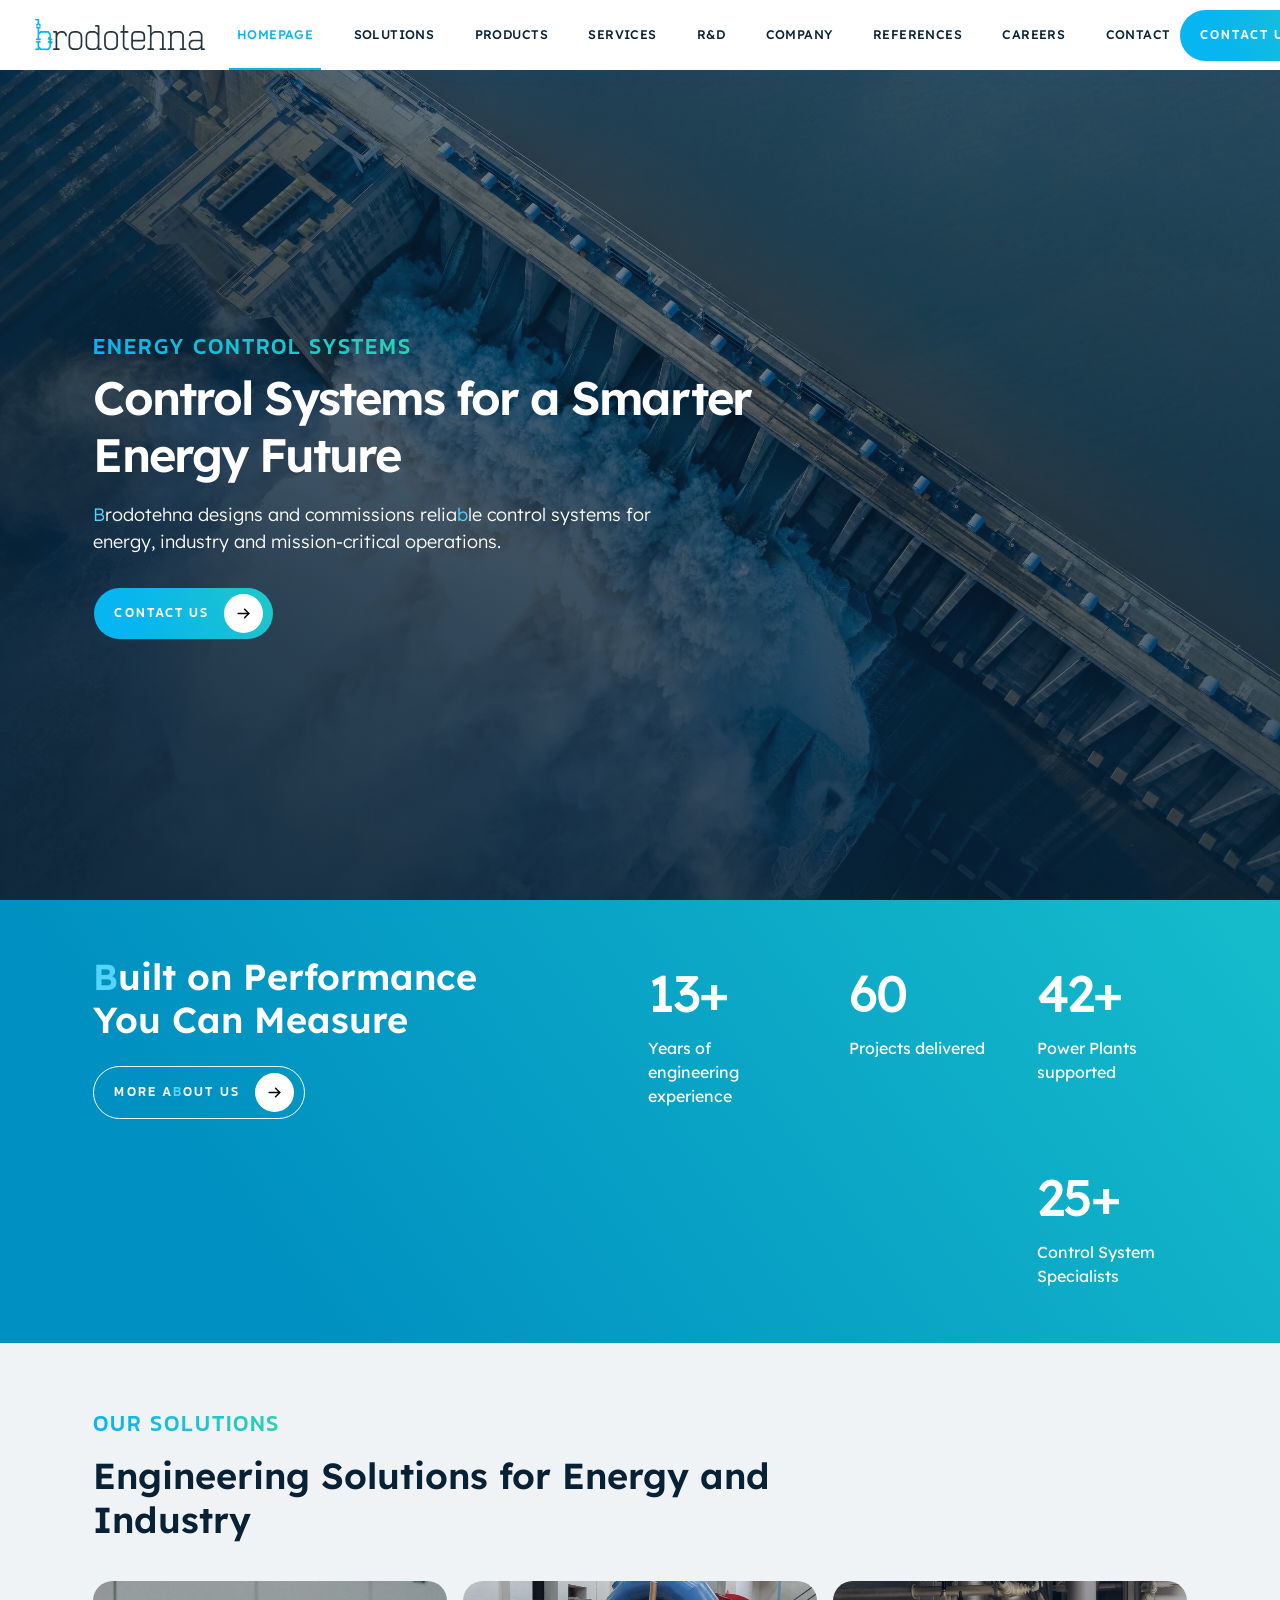
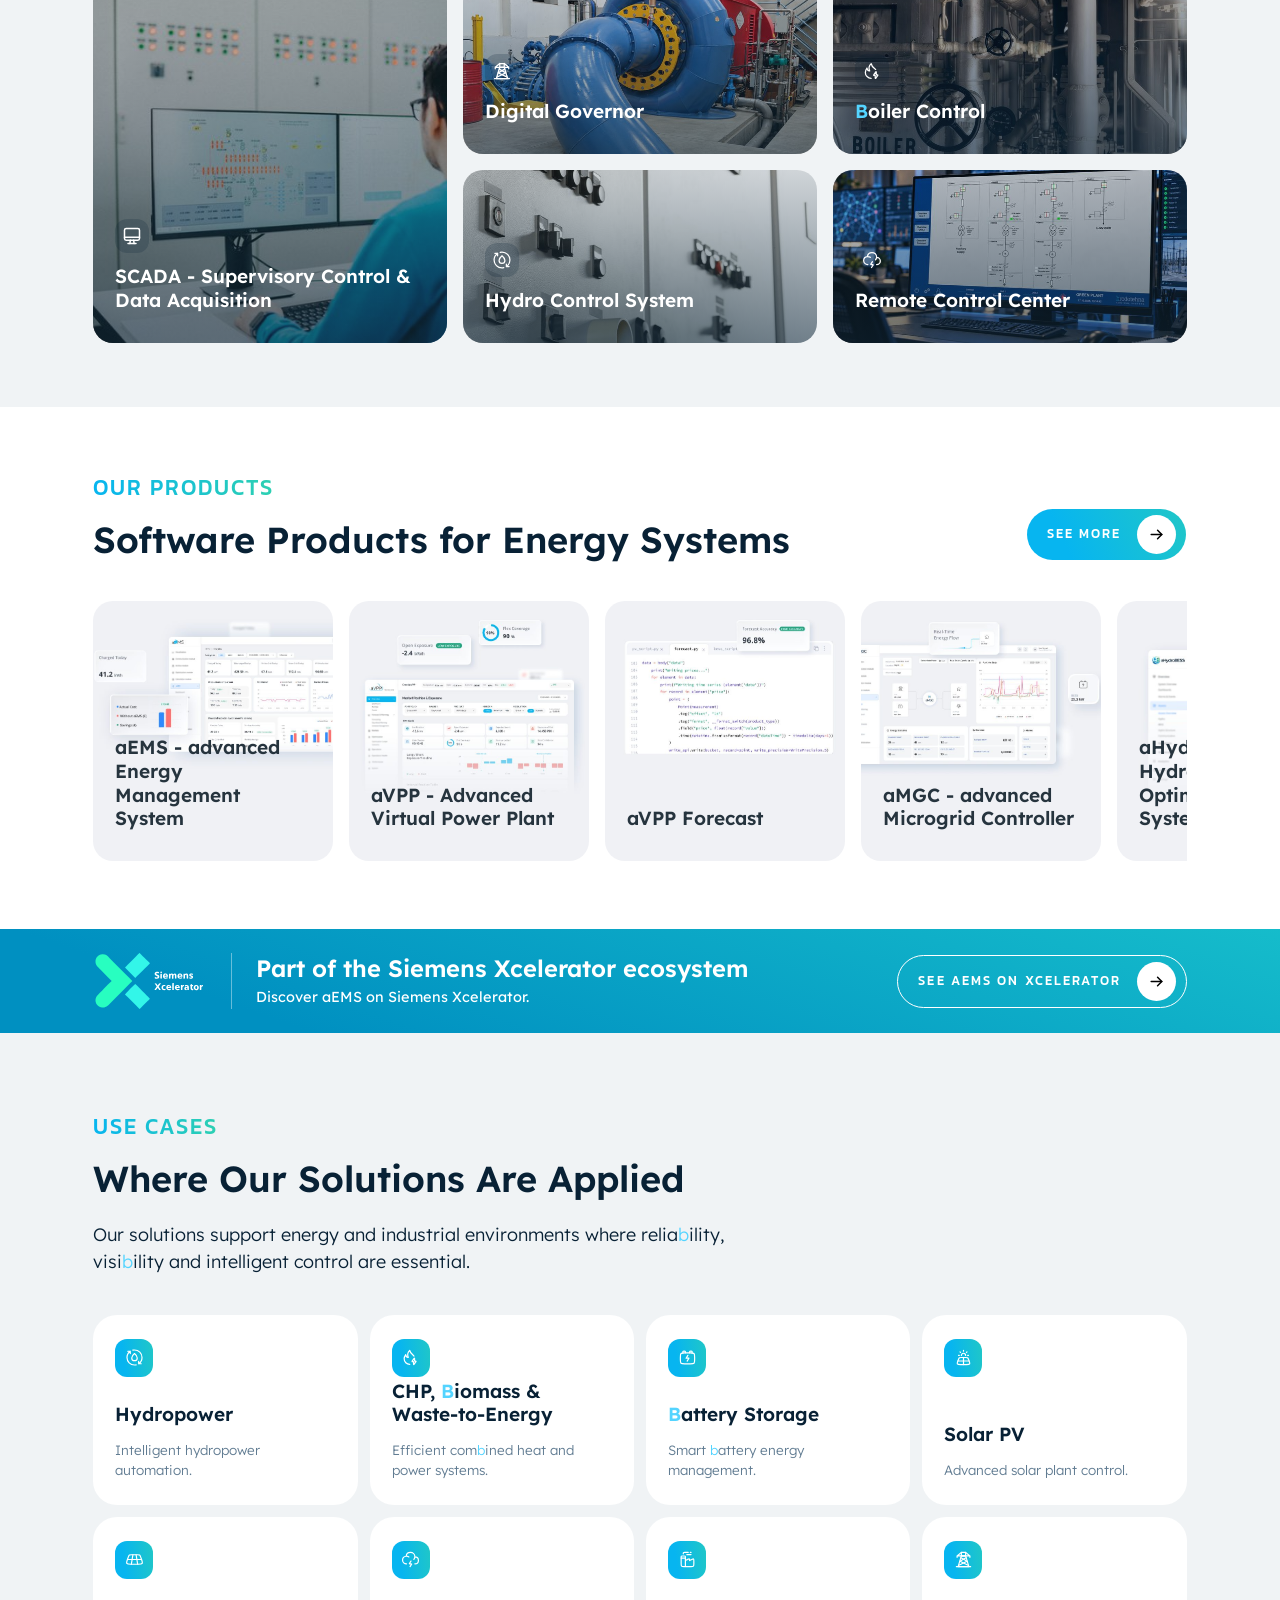
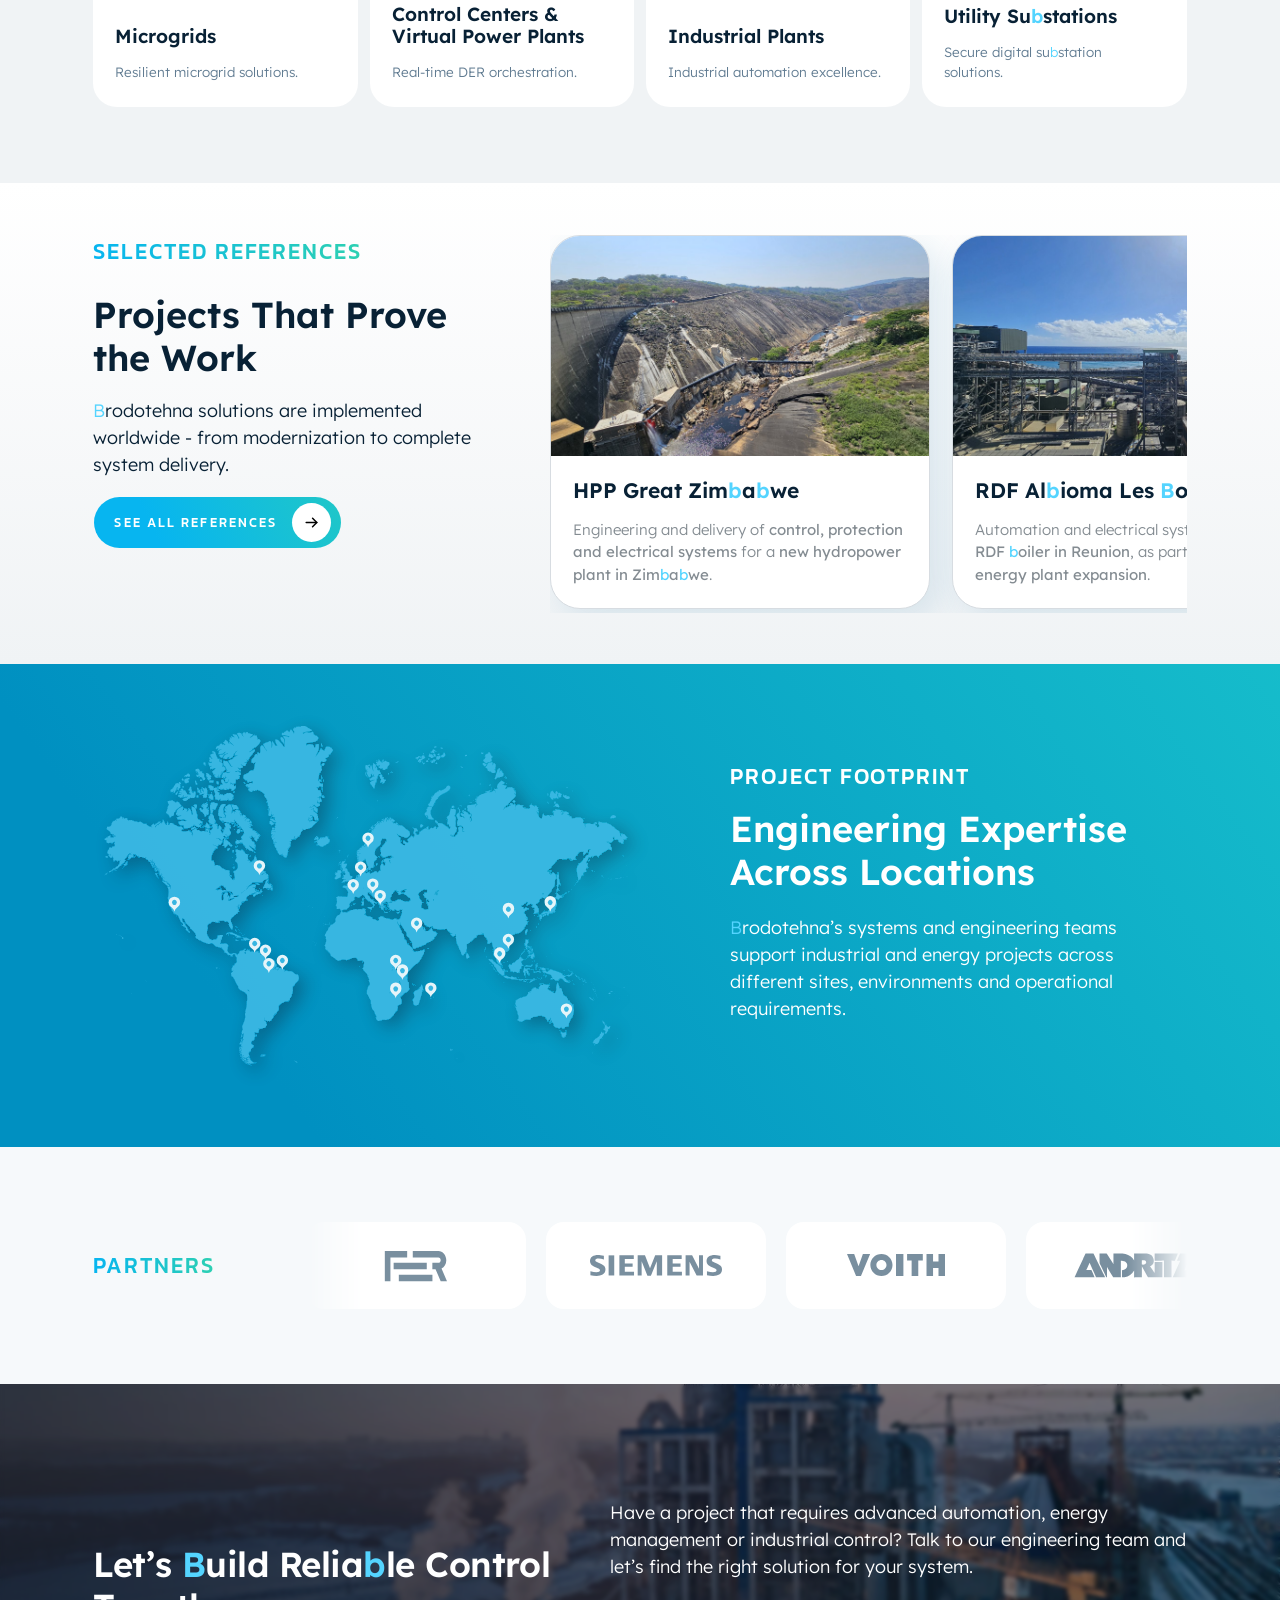
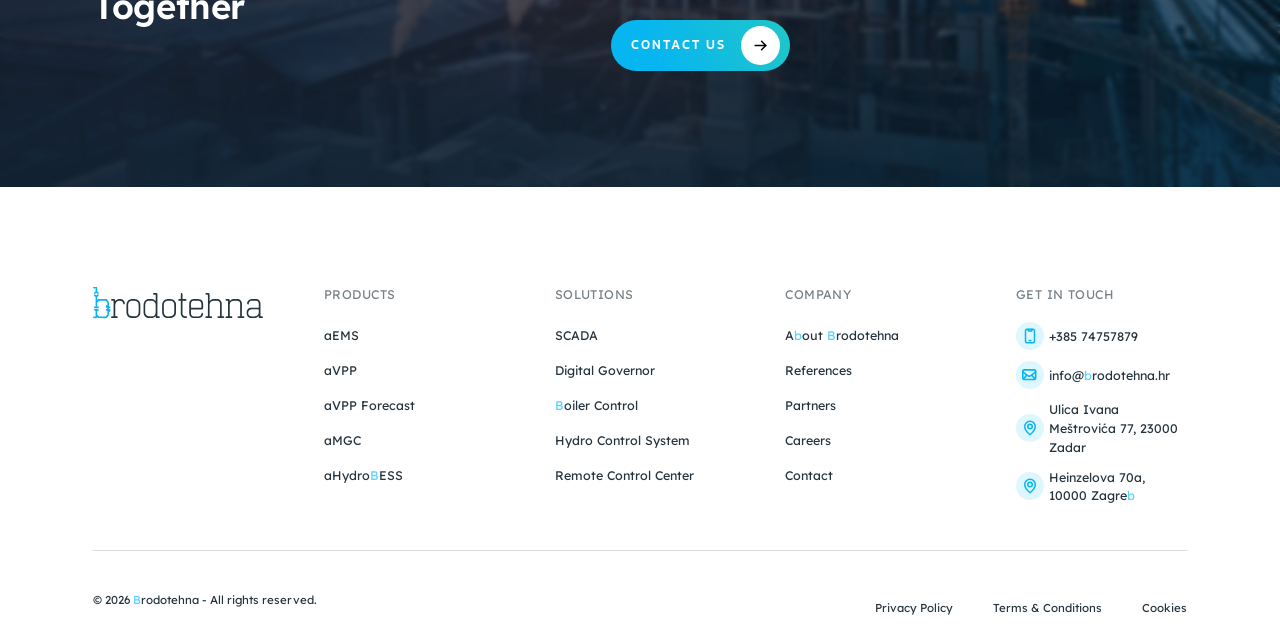
<file: index.html>
<!DOCTYPE html>
<html lang="en">

<head>
  <meta charset="utf-8">
  <meta content="width=device-width, initial-scale=1.0" name="viewport">

  <title>Brodotehna</title>
  <meta content="Brodotehna - engineering automation and control solutions for hydropower, energy storage and industrial systems." name="description">

  <!-- Favicons -->
  <link href="assets/img/brodotehna/favicon.svg" rel="icon">
  <link href="assets/img/apple-touch-icon.png" rel="apple-touch-icon">

  <!-- Google Fonts -->
  <link rel="preconnect" href="https://fonts.googleapis.com">
  <link rel="preconnect" href="https://fonts.gstatic.com" crossorigin>
  <link href="https://fonts.googleapis.com/css2?family=Kanit:wght@400;500;600&family=Lexend:wght@300;400;500;600&display=swap" rel="stylesheet">

  <!-- Vendor CSS Files -->
  <link href="assets/vendor/bootstrap/css/bootstrap.min.css" rel="stylesheet">
  <link href="assets/vendor/aos/aos.css" rel="stylesheet">

  <!-- Brodotehna Site CSS (see references.html for why main.css and
       bootstrap-icons aren't loaded here either) -->
  <link href="assets/css/brodotehna.css" rel="stylesheet">


  <!-- Umami Analytics -->
  <script defer src="https://analytics.brodotehna.eu/script.js" data-website-id="29f206f9-b267-4615-98bd-b09cdf3c040b"></script>

</head>

<body class="bth-page">

  <!-- ======= Menu ======= -->
  <nav class="navbar navbar-expand-xl bth-navbar sticky-top">
    <div class="bth-navbar__inner">
      <a href="index.html" class="navbar-brand bth-navbar__brand">
        <img src="assets/img/brodotehna/logo-brodotehna.svg" alt="Brodotehna">
      </a>

      <button type="button" class="navbar-toggler bth-navbar__toggler" data-bs-toggle="collapse" data-bs-target="#bthNavMain" aria-controls="bthNavMain" aria-expanded="false" aria-label="Toggle navigation">
        <img class="bth-icon-menu" src="assets/img/brodotehna/icon-menu.svg" alt="">
        <img class="bth-icon-close" src="assets/img/brodotehna/icon-close.svg" alt="">
      </button>

      <div class="collapse navbar-collapse" id="bthNavMain">
        <ul class="navbar-nav bth-navbar__nav">
          <li class="nav-item"><a class="nav-link active" href="index.html">Homepage</a></li>
          <li class="nav-item"><a class="nav-link" href="solutions.html">Solutions</a></li>
          <li class="nav-item"><a class="nav-link" href="products.html">Products</a></li>
          <li class="nav-item"><a class="nav-link" href="services.html">Services</a></li>
          <li class="nav-item"><a class="nav-link" href="rd.html">R&amp;D</a></li>
          <li class="nav-item"><a class="nav-link" href="company.html">Company</a></li>
          <li class="nav-item"><a class="nav-link" href="references.html">References</a></li>
          <li class="nav-item"><a class="nav-link" href="careers.html">Careers</a></li>
          <li class="nav-item"><a class="nav-link" href="contact.html">Contact</a></li>
        </ul>
        <a href="contact.html" class="bth-btn">
          <span>Contact us</span>
          <span class="bth-btn__icon"><img src="assets/img/brodotehna/icon-arrow.svg" alt=""></span>
        </a>
      </div>
    </div>
  </nav><!-- End Menu -->

  <main id="main">

    <!-- ======= Hero =======
         Full-bleed photo hero, same overlay technique as the
         full-bleed Contact CTA (.bth-contact-cta) - gradient ::before
         + blurred tint overlay - just with page-header-scale heading
         text instead of a CTA heading, since this is the top of the
         homepage rather than a closing banner. -->
    <section class="bth-home-hero">
      <div class="bth-home-hero__overlay"></div>
      <div class="bth-container bth-home-hero__inner" data-aos="fade-up">
        <p class="bth-eyebrow">Energy Control Systems</p>
        <h1>Control Systems for a Smarter Energy Future</h1>
        <p class="bth-home-hero__copy"><span class="bth-home-hero__accent">B</span>rodotehna designs and commissions reliable control systems for energy, industry and mission-critical operations.</p>
        <div class="bth-home-hero__buttons" data-aos="fade-up" data-aos-delay="900">
          <a href="contact.html" class="bth-btn">
            <span>Contact Us</span>
            <span class="bth-btn__icon"><img src="assets/img/brodotehna/icon-arrow.svg" alt=""></span>
          </a>
        </div>
      </div>
    </section><!-- End Hero -->

    <!-- ======= Stats ("Built on Performance") =======
         Same gradient band .bth-locations uses, seamlessly continuing
         the hero's photo (no gap between them). Count-up-on-scroll
         numbers reuse the same [data-count-to] script as Company's
         timeline stats - see brodotehna.js. -->
    <section class="bth-home-stats">
      <div class="bth-container bth-home-stats__row" data-aos="fade-up">
        <div class="bth-home-stats__intro">
          <h2><span class="bth-home-stats__accent">B</span>uilt on Performance You Can Measure</h2>
          <a href="company.html" class="bth-btn bth-btn--outline">
            <span>More About Us</span>
            <span class="bth-btn__icon"><img src="assets/img/brodotehna/icon-arrow.svg" alt=""></span>
          </a>
        </div>
        <div class="bth-home-stats__grid">
          <div class="bth-home-stats__item">
            <strong data-count-to="13" data-count-suffix="+">13+</strong>
            <span>Years of engineering experience</span>
          </div>
          <div class="bth-home-stats__item">
            <strong data-count-to="60">60</strong>
            <span>Projects delivered</span>
          </div>
          <div class="bth-home-stats__item">
            <strong data-count-to="42" data-count-suffix="+">42+</strong>
            <span>Power Plants supported</span>
          </div>
          <div class="bth-home-stats__item">
            <strong data-count-to="25" data-count-suffix="+">25+</strong>
            <span>Control System Specialists</span>
          </div>
        </div>
      </div>
    </section><!-- End Stats -->

    <!-- ======= Solutions bento =======
         All 5 of the Solutions page's cards (OT Cybersecurity was
         removed from Solutions entirely - it's covered under Services
         instead, see services.html panel-4) as a photo bento - 1 tall
         featured tile + 4 regular in a 3-equal-column grid, same
         gradient-overlay-on-photo technique as
         .bth-company-timeline__media/__stat. aHydroBESS was dropped
         from here (moved to the Products bento below, see its own
         section comment) and SCADA promoted to featured in its place;
         Remote Control Center added as the 5th tile. Each tile has its
         own dedicated photo. Comes BEFORE the Products bento in source
         order (client asked for Solutions to lead). -->
    <section class="bth-home-solutions">
      <div class="bth-container">
        <div class="bth-home-solutions__head" data-aos="fade-up">
          <p class="bth-eyebrow">Our Solutions</p>
          <h2 class="bth-section-title">Engineering Solutions for Energy and Industry</h2>
        </div>
        <div class="bth-home-solutions__grid" data-aos="fade-up">
          <a href="solutions.html#solution-2" class="bth-home-solutions__item bth-home-solutions__item--featured">
            <img src="assets/img/brodotehna/homepage-solution-scada-optimized.jpg" alt="Operator monitoring a SCADA dashboard">
            <span class="bth-home-solutions__icon"><img src="assets/img/brodotehna/icon-imac-computer.svg" alt=""></span>
            <span class="bth-home-solutions__label">
              <b>SCADA - Supervisory Control &amp; Data Acquisition</b>
              <em>Monitor, control and visualize industrial processes in real time.</em>
            </span>
          </a>
          <a href="solutions.html#solution-3" class="bth-home-solutions__item">
            <img src="assets/img/brodotehna/homepage-solution-digitalgovernor-optimized.jpg" alt="Industrial turbine room with blue governor-controlled unit assembly">
            <span class="bth-home-solutions__icon"><img src="assets/img/brodotehna/icon-electric-tower.svg" alt=""></span>
            <span class="bth-home-solutions__label">
              <b>Digital Governor</b>
              <em>Precise governor control for hydro turbines.</em>
            </span>
          </a>
          <a href="solutions.html#solution-4" class="bth-home-solutions__item">
            <img src="assets/img/brodotehna/homepage-solution-boilercontrol-optimized.jpg" alt="Industrial boiler control panel with pressure gauges and valve wheels">
            <span class="bth-home-solutions__icon"><img src="assets/img/brodotehna/icon-fire.svg" alt=""></span>
            <span class="bth-home-solutions__label">
              <b>Boiler Control</b>
              <em>Optimized combustion and steam plant control.</em>
            </span>
          </a>
          <a href="solutions.html#solution-5" class="bth-home-solutions__item">
            <img src="assets/img/brodotehna/homepage-solution-hydrocontrol-optimized.jpg" alt="Hydropower plant control cabinet with switches and indicator lights">
            <span class="bth-home-solutions__icon"><img src="assets/img/brodotehna/icon-water-energy.svg" alt=""></span>
            <span class="bth-home-solutions__label">
              <b>Hydro Control System</b>
              <em>Integrated control for small and medium hydropower plants.</em>
            </span>
          </a>
          <a href="solutions.html#solution-6" class="bth-home-solutions__item">
            <img src="assets/img/brodotehna/homepage-solution-remotecontrolcenter-optimized.jpg" alt="SCADA monitoring center showing a power plant single-line diagram">
            <span class="bth-home-solutions__icon"><img src="assets/img/brodotehna/icon-cloud-zap.svg" alt=""></span>
            <span class="bth-home-solutions__label">
              <b>Remote Control Center</b>
              <em>Centralized monitoring and control of distributed plants.</em>
            </span>
          </a>
        </div>
      </div>
    </section><!-- End Solutions bento -->

    <!-- ======= Products bento =======
         The 5 standalone named products from products.html, in their
         own .bth-home-products section (grey bg, see brodotehna.css)
         so it reads as visually distinct from the white Our Solutions
         bento above - plain equal-column row instead of that section's
         1-featured+4-regular layout (.bth-home-products__grid, not
         .bth-home-solutions__grid). Reuses .bth-home-solutions__item/
         __icon/__label for cosmetics only (photo/icon/label/hover are
         generic styling, not tied to that section's grid). Photos are
         each product's own purpose-made "Product Card" composition
         (client-supplied, blurred full-bleed background with floating
         UI elements - designed for exactly this bento-tile treatment),
         not the dashboard screenshots used on the Products page itself. -->
    <section class="bth-home-products">
      <div class="bth-container">
        <div class="bth-home-products__head" data-aos="fade-up">
          <div class="bth-home-solutions__head">
            <p class="bth-eyebrow">Our Products</p>
            <h2 class="bth-section-title">Software Products for Energy Systems</h2>
          </div>
          <a href="products.html" class="bth-btn">
            <span>See More</span>
            <span class="bth-btn__icon"><img src="assets/img/brodotehna/icon-arrow.svg" alt=""></span>
          </a>
        </div>
        <div class="bth-home-products__grid" data-aos="fade-up">
          <a href="products.html#solution-1" class="bth-home-solutions__item">
            <img src="assets/img/brodotehna/product-card-aems-optimized.jpg" alt="aEMS product card showing cost savings and analytics widgets">
            <span class="bth-home-solutions__icon"><img src="assets/img/brodotehna/icon-settings-filter.svg" alt=""></span>
            <span class="bth-home-solutions__label">
              <b>aEMS - advanced Energy Management System</b>
              <em>Optimize energy production, storage and consumption.</em>
            </span>
          </a>
          <a href="products.html#solution-2" class="bth-home-solutions__item">
            <img src="assets/img/brodotehna/product-card-avpp-optimized.jpg" alt="aVPP product card showing market position and exposure widgets">
            <span class="bth-home-solutions__icon"><img src="assets/img/brodotehna/icon-filter-settings-sort.svg" alt=""></span>
            <span class="bth-home-solutions__label">
              <b>aVPP - Advanced Virtual Power Plant</b>
              <em>Coordinate distributed energy resources as one system.</em>
            </span>
          </a>
          <a href="products.html#solution-3" class="bth-home-solutions__item">
            <img src="assets/img/brodotehna/product-card-avppforecast-optimized.jpg" alt="aVPP Forecast product card showing price forecasting widgets">
            <span class="bth-home-solutions__icon"><img src="assets/img/brodotehna/icon-imac-computer.svg" alt=""></span>
            <span class="bth-home-solutions__label">
              <b>aVPP Forecast</b>
              <em>Forecast electricity prices and system imbalance with AI.</em>
            </span>
          </a>
          <a href="products.html#solution-4" class="bth-home-solutions__item">
            <img src="assets/img/brodotehna/product-card-amgc-optimized.jpg" alt="aMGC product card showing microgrid runtime widgets">
            <span class="bth-home-solutions__icon"><img src="assets/img/brodotehna/icon-cellular-network.svg" alt=""></span>
            <span class="bth-home-solutions__label">
              <b>aMGC - advanced Microgrid Controller</b>
              <em>Control and optimize microgrid operation in real time.</em>
            </span>
          </a>
          <a href="products.html#solution-5" class="bth-home-solutions__item">
            <img src="assets/img/brodotehna/product-card-ahydrobess-optimized.jpg" alt="aHydroBESS product card showing hydro plant topology widgets">
            <span class="bth-home-solutions__icon"><img src="assets/img/brodotehna/icon-battery-generator.svg" alt=""></span>
            <span class="bth-home-solutions__label">
              <b>aHydro<span class="bth-home-solutions__accent">B</span>ESS - Hydro &amp; <span class="bth-home-solutions__accent">B</span>attery Optimization System</b>
              <em>Optimize hydropower and battery storage operation.</em>
            </span>
          </a>
        </div>
      </div>
    </section><!-- End Products bento -->

    <!-- ======= Siemens Xcelerator banner ======= -->
    <section class="bth-home-xcelerator">
      <div class="bth-container bth-home-xcelerator__row" data-aos="fade-up">
        <img class="bth-home-xcelerator__logo" src="assets/img/brodotehna/xcelerator.svg" alt="Siemens Xcelerator">
        <div class="bth-home-xcelerator__divider" aria-hidden="true"></div>
        <div class="bth-home-xcelerator__text">
          <h3>Part of the Siemens Xcelerator ecosystem</h3>
          <p>Discover aEMS on Siemens Xcelerator.</p>
        </div>
        <a href="https://www.siemens.com/en-us/products/brodotehna-control-systems-aems-advanced-energy-management-system/" target="_blank" rel="noopener noreferrer" class="bth-btn bth-btn--outline">
          <span>See aEMS on Xcelerator</span>
          <span class="bth-btn__icon"><img src="assets/img/brodotehna/icon-arrow.svg" alt=""></span>
        </a>
      </div>
    </section><!-- End Siemens Xcelerator banner -->

    <!-- ======= Use cases =======
         Masonry-style bento of icon+text cards mixed with photo tiles,
         light-gray background - a different shape than the Solutions
         bento above, so it's its own grid rather than a reuse. -->
    <section class="bth-home-usecases">
      <div class="bth-container">
        <div class="bth-home-usecases__intro" data-aos="fade-up">
          <p class="bth-eyebrow">Use Cases</p>
          <h2 class="bth-section-title">Where Our Solutions Are Applied</h2>
          <p>Our solutions support energy and industrial environments where reliability, visibility and intelligent control are essential.</p>
        </div>
        <div class="bth-home-usecases__grid" data-aos="fade-up">
          <div class="bth-home-usecases__card">
            <span class="bth-home-usecases__icon"><img src="assets/img/brodotehna/icon-water-energy.svg" alt=""></span>
            <div class="bth-home-usecases__card-text">
              <h3>Hydropower</h3>
              <p>Intelligent hydropower automation.</p>
            </div>
          </div>
          <div class="bth-home-usecases__card">
            <span class="bth-home-usecases__icon"><img src="assets/img/brodotehna/icon-fire.svg" alt=""></span>
            <div class="bth-home-usecases__card-text">
              <h3>CHP, Biomass &amp; Waste-to-Energy</h3>
              <p>Efficient combined heat and power systems.</p>
            </div>
          </div>
          <div class="bth-home-usecases__card">
            <span class="bth-home-usecases__icon"><img src="assets/img/brodotehna/icon-automotive-battery.svg" alt=""></span>
            <div class="bth-home-usecases__card-text">
              <h3>Battery Storage</h3>
              <p>Smart battery energy management.</p>
            </div>
          </div>
          <div class="bth-home-usecases__card">
            <span class="bth-home-usecases__icon"><img src="assets/img/brodotehna/icon-solar-panel-03.svg" alt=""></span>
            <div class="bth-home-usecases__card-text">
              <h3>Solar PV</h3>
              <p>Advanced solar plant control.</p>
            </div>
          </div>
          <div class="bth-home-usecases__card">
            <span class="bth-home-usecases__icon"><img src="assets/img/brodotehna/icon-solar-panel-01.svg" alt=""></span>
            <div class="bth-home-usecases__card-text">
              <h3>Microgrids</h3>
              <p>Resilient microgrid solutions.</p>
            </div>
          </div>
          <div class="bth-home-usecases__card">
            <span class="bth-home-usecases__icon"><img src="assets/img/brodotehna/icon-cloud-zap.svg" alt=""></span>
            <div class="bth-home-usecases__card-text">
              <h3>Control Centers &amp; Virtual Power Plants</h3>
              <p>Real-time DER orchestration.</p>
            </div>
          </div>
          <div class="bth-home-usecases__card">
            <span class="bth-home-usecases__icon"><img src="assets/img/brodotehna/icon-factory.svg" alt=""></span>
            <div class="bth-home-usecases__card-text">
              <h3>Industrial Plants</h3>
              <p>Industrial automation excellence.</p>
            </div>
          </div>
          <div class="bth-home-usecases__card">
            <span class="bth-home-usecases__icon"><img src="assets/img/brodotehna/icon-electric-tower.svg" alt=""></span>
            <div class="bth-home-usecases__card-text">
              <h3>Utility Substations</h3>
              <p>Secure digital substation solutions.</p>
            </div>
          </div>
        </div>
      </div>
    </section><!-- End Use cases -->

    <!-- ======= Selected References =======
         Intro column (eyebrow/heading/copy) fixed width, next to a
         plain free-scroll strip of 6 projects - just image/title/text
         per card, no tags, no prev/next buttons (trackpad/touch/
         scrollbar is the only way to scroll). Edge-fade mask dims
         whichever card is only partially visible at either edge (see
         .bth-edge-fade-scroll in brodotehna.css + edgeFadeScrollInit()
         in brodotehna.js), clearing once scrolled to a true start/end.
         Card content/photos reused verbatim from references.html where
         a project already has a page there. -->
    <section class="bth-home-references">
      <div class="bth-container bth-home-references__row">
        <div class="bth-home-references__intro" data-aos="fade-up">
          <p class="bth-eyebrow">Selected References</p>
          <h2 class="bth-section-title">Projects That Prove the Work</h2>
          <p class="bth-home-references__copy">Brodotehna solutions are implemented worldwide - from modernization to complete system delivery.</p>
          <a href="references.html" class="bth-btn">
            <span>See All References</span>
            <span class="bth-btn__icon"><img src="assets/img/brodotehna/icon-arrow.svg" alt=""></span>
          </a>
        </div>
        <div class="bth-home-references__pages" data-aos="fade-up">
          <article class="bth-home-references__card">
            <div class="bth-home-references__media"><img src="assets/img/brodotehna/zimbabwe-optimized.jpg" alt="HPP Great Zimbabwe"></div>
            <div class="bth-home-references__body">
              <h3>HPP Great Zimbabwe</h3>
              <p>Engineering and delivery of <b>control, protection and electrical systems</b> for a <b>new hydropower plant in Zimbabwe</b>.</p>
            </div>
          </article>
          <article class="bth-home-references__card">
            <div class="bth-home-references__media"><img src="assets/img/brodotehna/rdf-albioma-optimized.jpg" alt="RDF Albioma Les Bois Rouge"></div>
            <div class="bth-home-references__body">
              <h3>RDF Albioma Les Bois Rouge</h3>
              <p>Automation and electrical systems for a <b>new RDF boiler in Reunion</b>, as part of a <b>waste-to-energy plant expansion</b>.</p>
            </div>
          </article>
          <article class="bth-home-references__card">
            <div class="bth-home-references__media"><img src="assets/img/brodotehna/perucica-optimized.jpg" alt="HPP Perućica"></div>
            <div class="bth-home-references__body">
              <h3>HPP Perućica</h3>
              <p>Modernization of <b>turbine governors and unit control systems</b> at a hydropower plant in <b>Montenegro</b>.</p>
            </div>
          </article>
          <article class="bth-home-references__card">
            <div class="bth-home-references__media"><img src="assets/img/brodotehna/kumu-optimized.jpg" alt="HPP Kumu"></div>
            <div class="bth-home-references__body">
              <h3>HPP Kumu</h3>
              <p>Control, protection and electrical systems for a <b>new hydropower plant in Guyana</b>.</p>
            </div>
          </article>
          <article class="bth-home-references__card">
            <div class="bth-home-references__media"><img src="assets/img/brodotehna/montsinery-optimized.jpg" alt="BE Montsinery"></div>
            <div class="bth-home-references__body">
              <h3>BE Montsinery</h3>
              <p>Control and instrumentation systems for a <b>new biomass power plant</b> in <b>French Guiana</b>.</p>
            </div>
          </article>
          <article class="bth-home-references__card">
            <div class="bth-home-references__media"><img src="assets/img/brodotehna/ledo-optimized.jpg" alt="Ledo"></div>
            <div class="bth-home-references__body">
              <h3>Ledo</h3>
              <p>Modernization and automation of ice cream <b>production lines</b> for the <b>food industry in Croatia</b>.</p>
            </div>
          </article>
        </div>
      </div>
    </section><!-- End Selected References -->

    <!-- ======= Global reach ("Project Footprint") =======
         Same gradient band as the Stats section above (and
         .bth-locations elsewhere) - map on the left, text+CTA on the
         right. No overlaid pin markers here (unlike Croatia-map.svg
         on the Contact page) - world-map-locations.svg already has
         its 10 location pins baked into the artwork itself as white
         path shapes, not left for CSS to position. -->
    <section class="bth-home-global">
      <div class="bth-container bth-home-global__row">
        <div class="bth-home-global__map" data-aos="fade-up">
          <img src="assets/img/brodotehna/world-map-locations.svg" alt="World map showing Brodotehna project locations">
        </div>
        <div class="bth-home-global__copy" data-aos="fade-up">
          <p class="bth-eyebrow">Project Footprint</p>
          <h2 class="bth-section-title">Engineering Expertise Across Locations</h2>
          <p>Brodotehna&rsquo;s systems and engineering teams support industrial and energy projects across different sites, environments and operational requirements.</p>
        </div>
      </div>
    </section><!-- End Global reach -->

    <!-- ======= Partners =======
         Exact reuse of References' Partners section/content. -->
    <section class="bth-partners">
      <div class="bth-container">
        <p class="bth-partners__label">Partners</p>
        <div class="bth-partners__viewport" data-aos="fade-up">
          <div class="bth-partners__row">
            <img src="assets/img/brodotehna/partner-logo-2.svg" alt="Partner logo">
            <img src="assets/img/brodotehna/partner-logo-3.svg" alt="Siemens">
            <img src="assets/img/brodotehna/partner-logo-4.svg" alt="Voith">
            <img src="assets/img/brodotehna/partner-logo-6.svg" alt="Andritz">
          </div>
          <div class="bth-partners__row" aria-hidden="true">
            <img src="assets/img/brodotehna/partner-logo-2.svg" alt="">
            <img src="assets/img/brodotehna/partner-logo-3.svg" alt="">
            <img src="assets/img/brodotehna/partner-logo-4.svg" alt="">
            <img src="assets/img/brodotehna/partner-logo-6.svg" alt="">
          </div>
        </div>
      </div>
    </section><!-- End Partners -->

    <!-- ======= CTA =======
         .bth-contact-cta reused as-is (same overlay, heading, body,
         button CSS as References' closing CTA) - only the background
         photo changes, via the --homepage modifier. -->
    <section class="bth-contact-cta bth-contact-cta--homepage">
      <div class="bth-contact-cta__overlay"></div>
      <div class="bth-container bth-contact-cta__inner" data-aos="fade-up">
        <h2 class="bth-contact-cta__heading">Let&rsquo;s <span>B</span>uild Reliable Control Together</h2>
        <div class="bth-contact-cta__body">
          <p>Have a project that requires advanced automation, energy management or industrial control? Talk to our engineering team and let&rsquo;s find the right solution for your system.</p>
          <a href="contact.html" class="bth-btn">
            <span>Contact us</span>
            <span class="bth-btn__icon"><img src="assets/img/brodotehna/icon-arrow.svg" alt=""></span>
          </a>
        </div>
      </div>
    </section><!-- End CTA -->

  </main><!-- End #main -->

  <!-- ======= Footer ======= -->
  <footer class="bth-footer">
    <div class="bth-container">
      <div class="bth-footer__top row row-cols-2 row-cols-md-3 row-cols-xl-5 gy-5" data-aos="fade-up">
        <div class="col bth-footer__col">
          <div class="bth-footer__brand">
            <img src="assets/img/brodotehna/logo-brodotehna.svg" alt="Brodotehna">
            <div class="bth-footer__social">
<!--
              <a href="#" aria-label="Instagram"><img src="assets/img/brodotehna/icon-instagram.svg" alt=""></a>
              <a href="#" aria-label="Facebook"><img src="assets/img/brodotehna/icon-facebook.svg" alt=""></a>
              <a href="#" aria-label="LinkedIn"><img src="assets/img/brodotehna/icon-linkedin.svg" alt=""></a>
-->
            </div>
          </div>
        </div>

        <div class="col bth-footer__col">
          <h4>Products</h4>
          <ul>
            <li><a href="products.html#solution-1">aEMS</a></li>
            <li><a href="products.html#solution-2">aVPP</a></li>
            <li><a href="products.html#solution-3">aVPP Forecast</a></li>
            <li><a href="products.html#solution-4">aMGC</a></li>
            <li><a href="products.html#solution-5">aHydroBESS</a></li>
          </ul>
        </div>

        <div class="col bth-footer__col">
          <h4>Solutions</h4>
          <ul>
            <li><a href="solutions.html#solution-2">SCADA</a></li>
            <li><a href="solutions.html#solution-3">Digital Governor</a></li>
            <li><a href="solutions.html#solution-4">Boiler Control</a></li>
            <li><a href="solutions.html#solution-5">Hydro Control System</a></li>
            <li><a href="solutions.html#solution-6">Remote Control Center</a></li>
          </ul>
        </div>

        <div class="col bth-footer__col">
          <h4>Company</h4>
          <ul>
            <li><a href="company.html">About Brodotehna</a></li>
            <li><a href="references.html">References</a></li>
            <li><a href="#">Partners</a></li>
            <li><a href="careers.html">Careers</a></li>
            <li><a href="contact.html">Contact</a></li>
          </ul>
        </div>

        <div class="col bth-footer__col">
          <h4>Get in touch</h4>
          <ul>
            <li class="bth-footer__contact-row">
              <span class="bth-footer__contact-icon"><img src="assets/img/brodotehna/icon-phone.svg" alt=""></span>
              <a href="tel:+38574757879">+385 74757879</a>
            </li>
            <li class="bth-footer__contact-row">
              <span class="bth-footer__contact-icon"><img src="assets/img/brodotehna/email-icon2.svg" alt=""></span>
              <a href="mailto:info@brodotehna.hr">info@brodotehna.hr</a>
            </li>
            <li class="bth-footer__contact-row">
              <span class="bth-footer__contact-icon"><img src="assets/img/brodotehna/icon-pin.svg" alt=""></span>
              <a href="#">Ulica Ivana Meštrovića 77, 23000 Zadar</a>
            </li>
            <li class="bth-footer__contact-row">
              <span class="bth-footer__contact-icon"><img src="assets/img/brodotehna/icon-pin.svg" alt=""></span>
              <a href="#">Heinzelova 70a, 10000 Zagreb</a>
            </li>
          </ul>
        </div>
      </div>

      <div class="bth-footer__bottom">
        <p>© 2026 Brodotehna - All rights reserved.</p>
        <div class="bth-footer__legal">
          <a href="privacy-policy.html">Privacy Policy</a>
          <a href="terms-conditions.html">Terms &amp; Conditions</a>
          <a href="cookies.html">Cookies</a>
        </div>
      </div>
    </div>
  </footer>
  <!-- End Footer -->

  <a href="#" class="scroll-top d-flex align-items-center justify-content-center">
    <img src="assets/img/brodotehna/icon-scroll-top.svg" alt="" width="17" height="17">
  </a>

  <div id="preloader">
    <div class="loader-wrap">
      <svg class="loader-logo" viewBox="0 0 18 32" xmlns="http://www.w3.org/2000/svg" aria-label="Loading">
        <defs>
          <clipPath id="bthPreloaderShape">
            <path d="M0.376221 0H3.99174C4.35253 0.495564 4.21668 3.66813 4.21173 4.47315C5.01069 4.87615 6.09484 5.65272 5.70634 6.68852C4.94451 7.41941 4.03047 6.37052 3.44972 5.86592C3.02343 6.07668 2.09348 7.08803 1.71223 6.9265C-0.0867535 6.16432 1.71155 4.99147 2.56827 4.46494L2.57404 1.35053C1.79078 1.36548 0.363747 1.57692 0.0703125 0.717025C0.0915492 0.370192 0.169207 0.283844 0.376221 0Z"/>
            <path d="M1.68732 7.30066C2.20569 7.28947 2.98511 8.09586 3.43503 8.46717C3.91678 8.03898 4.40789 7.62143 4.908 7.21484C6.80193 8.24058 5.26954 9.16404 4.19641 9.99481C4.18508 11.0788 4.1951 12.163 4.22651 13.2466C4.55204 12.836 4.84022 12.4422 5.25326 12.1154C7.71557 12.0804 11.041 11.9584 13.4315 12.0865C14.1252 12.5825 15.6711 14.3429 15.8494 15.2166C16.1009 16.4478 15.9838 18.1718 15.9689 19.4615C16.7004 19.4432 17.218 19.3596 17.6324 20.1631C17.729 20.3505 17.6666 20.4379 17.5947 20.6149C17.1691 21.0267 16.5284 21.0734 15.9455 21.1754C15.7355 22.4429 17.5984 21.7867 17.4887 22.8557C17.4378 23.3514 17.2634 24.55 16.9853 24.8444C16.6482 24.9973 16.3269 24.9603 15.9592 24.9497C15.9873 26.0966 16.1637 27.6703 15.5435 28.6743C15.0775 29.4282 14.0938 30.6582 13.3189 31.1268C10.7886 31.1802 7.84124 31.0865 5.25009 31.0934C4.97247 30.8889 4.44917 30.2464 4.24706 30.215C4.20674 30.4121 4.17975 30.4939 4.11088 30.6795C3.51797 31.3322 0.896527 31.2709 0.238474 30.8025C-0.797511 29.2687 1.83259 29.4592 2.57479 29.4732L2.56075 23.7376C2.02674 23.7467 1.46059 23.7952 1.11256 23.3521C-0.0811466 21.8323 3.56557 22.0907 4.02514 22.0908C4.13643 22.0871 4.24777 22.0844 4.35912 22.0828C5.10032 22.0739 6.32416 22.4345 5.59576 23.4581C5.34624 23.8087 4.63351 23.7601 4.21582 23.7547C4.1616 24.8998 4.21583 26.3185 4.23081 27.4831C4.86386 28.1542 5.35389 28.85 6.05661 29.5444C7.46785 29.4155 11.2007 29.4571 12.6727 29.5142C13.2165 28.9645 13.8943 28.2315 14.3043 27.5801C14.3523 26.3269 14.3351 24.995 14.3389 23.7355C13.3309 23.7515 12.2402 23.5883 13.0137 22.3085C13.2477 21.9215 14.0864 22.3019 14.3909 21.9819C14.3863 20.7741 13.0675 21.4179 12.8307 20.6101C12.7174 20.2237 12.8652 19.1346 13.0296 18.7287C13.3195 18.0129 14.039 18.3907 14.299 18.2984C14.4157 17.8361 14.3464 16.3242 14.3397 15.7576C13.8327 14.9575 13.3582 14.3648 12.7149 13.6833C10.5169 13.708 8.25402 13.6747 6.04155 13.687C5.49926 14.1725 4.60495 15.2193 4.18668 15.8025L4.20308 19.4763C4.67986 19.4533 5.31422 19.3882 5.65117 19.8099C7.11565 21.643 1.87784 21.2345 1.27295 20.9123C0.254955 19.7595 1.56844 19.4558 2.54429 19.5206C2.63406 16.431 2.54601 12.9602 2.55404 9.82941C1.47647 9.26013 0.18175 8.28091 1.68732 7.30066Z"/>
          </clipPath>
          <filter id="bthPreloaderGlow" x="-100%" y="-100%" width="300%" height="300%">
            <feGaussianBlur stdDeviation="0.55" result="blur"/>
            <feMerge>
              <feMergeNode in="blur"/>
              <feMergeNode in="SourceGraphic"/>
            </feMerge>
          </filter>
          <linearGradient id="bthPreloaderShine" x1="0" y1="0" x2="0" y2="1">
            <stop offset="0%" stop-color="white" stop-opacity="0"/>
            <stop offset="50%" stop-color="white" stop-opacity=".75"/>
            <stop offset="100%" stop-color="white" stop-opacity="0"/>
          </linearGradient>
        </defs>
        <g class="loader-logo-base">
          <path d="M0.376221 0H3.99174C4.35253 0.495564 4.21668 3.66813 4.21173 4.47315C5.01069 4.87615 6.09484 5.65272 5.70634 6.68852C4.94451 7.41941 4.03047 6.37052 3.44972 5.86592C3.02343 6.07668 2.09348 7.08803 1.71223 6.9265C-0.0867535 6.16432 1.71155 4.99147 2.56827 4.46494L2.57404 1.35053C1.79078 1.36548 0.363747 1.57692 0.0703125 0.717025C0.0915492 0.370192 0.169207 0.283844 0.376221 0Z"/>
          <path d="M1.68732 7.30066C2.20569 7.28947 2.98511 8.09586 3.43503 8.46717C3.91678 8.03898 4.40789 7.62143 4.908 7.21484C6.80193 8.24058 5.26954 9.16404 4.19641 9.99481C4.18508 11.0788 4.1951 12.163 4.22651 13.2466C4.55204 12.836 4.84022 12.4422 5.25326 12.1154C7.71557 12.0804 11.041 11.9584 13.4315 12.0865C14.1252 12.5825 15.6711 14.3429 15.8494 15.2166C16.1009 16.4478 15.9838 18.1718 15.9689 19.4615C16.7004 19.4432 17.218 19.3596 17.6324 20.1631C17.729 20.3505 17.6666 20.4379 17.5947 20.6149C17.1691 21.0267 16.5284 21.0734 15.9455 21.1754C15.7355 22.4429 17.5984 21.7867 17.4887 22.8557C17.4378 23.3514 17.2634 24.55 16.9853 24.8444C16.6482 24.9973 16.3269 24.9603 15.9592 24.9497C15.9873 26.0966 16.1637 27.6703 15.5435 28.6743C15.0775 29.4282 14.0938 30.6582 13.3189 31.1268C10.7886 31.1802 7.84124 31.0865 5.25009 31.0934C4.97247 30.8889 4.44917 30.2464 4.24706 30.215C4.20674 30.4121 4.17975 30.4939 4.11088 30.6795C3.51797 31.3322 0.896527 31.2709 0.238474 30.8025C-0.797511 29.2687 1.83259 29.4592 2.57479 29.4732L2.56075 23.7376C2.02674 23.7467 1.46059 23.7952 1.11256 23.3521C-0.0811466 21.8323 3.56557 22.0907 4.02514 22.0908C4.13643 22.0871 4.24777 22.0844 4.35912 22.0828C5.10032 22.0739 6.32416 22.4345 5.59576 23.4581C5.34624 23.8087 4.63351 23.7601 4.21582 23.7547C4.1616 24.8998 4.21583 26.3185 4.23081 27.4831C4.86386 28.1542 5.35389 28.85 6.05661 29.5444C7.46785 29.4155 11.2007 29.4571 12.6727 29.5142C13.2165 28.9645 13.8943 28.2315 14.3043 27.5801C14.3523 26.3269 14.3351 24.995 14.3389 23.7355C13.3309 23.7515 12.2402 23.5883 13.0137 22.3085C13.2477 21.9215 14.0864 22.3019 14.3909 21.9819C14.3863 20.7741 13.0675 21.4179 12.8307 20.6101C12.7174 20.2237 12.8652 19.1346 13.0296 18.7287C13.3195 18.0129 14.039 18.3907 14.299 18.2984C14.4157 17.8361 14.3464 16.3242 14.3397 15.7576C13.8327 14.9575 13.3582 14.3648 12.7149 13.6833C10.5169 13.708 8.25402 13.6747 6.04155 13.687C5.49926 14.1725 4.60495 15.2193 4.18668 15.8025L4.20308 19.4763C4.67986 19.4533 5.31422 19.3882 5.65117 19.8099C7.11565 21.643 1.87784 21.2345 1.27295 20.9123C0.254955 19.7595 1.56844 19.4558 2.54429 19.5206C2.63406 16.431 2.54601 12.9602 2.55404 9.82941C1.47647 9.26013 0.18175 8.28091 1.68732 7.30066Z"/>
        </g>
        <g clip-path="url(#bthPreloaderShape)">
          <rect class="loader-logo-fill loader-fill-rect" x="-2" y="0" width="22" height="32"/>
          <rect class="loader-shine" x="-2" y="28" width="22" height="5" fill="url(#bthPreloaderShine)"/>
        </g>
      </svg>
    </div>
  </div>

  <!-- Vendor JS Files -->
  <script src="assets/vendor/bootstrap/js/bootstrap.min.js"></script>
  <script src="assets/vendor/aos/aos.js"></script>

  <!-- Brodotehna Site JS -->
  <script src="assets/js/brodotehna.js"></script>

</body>

</html>
</file>
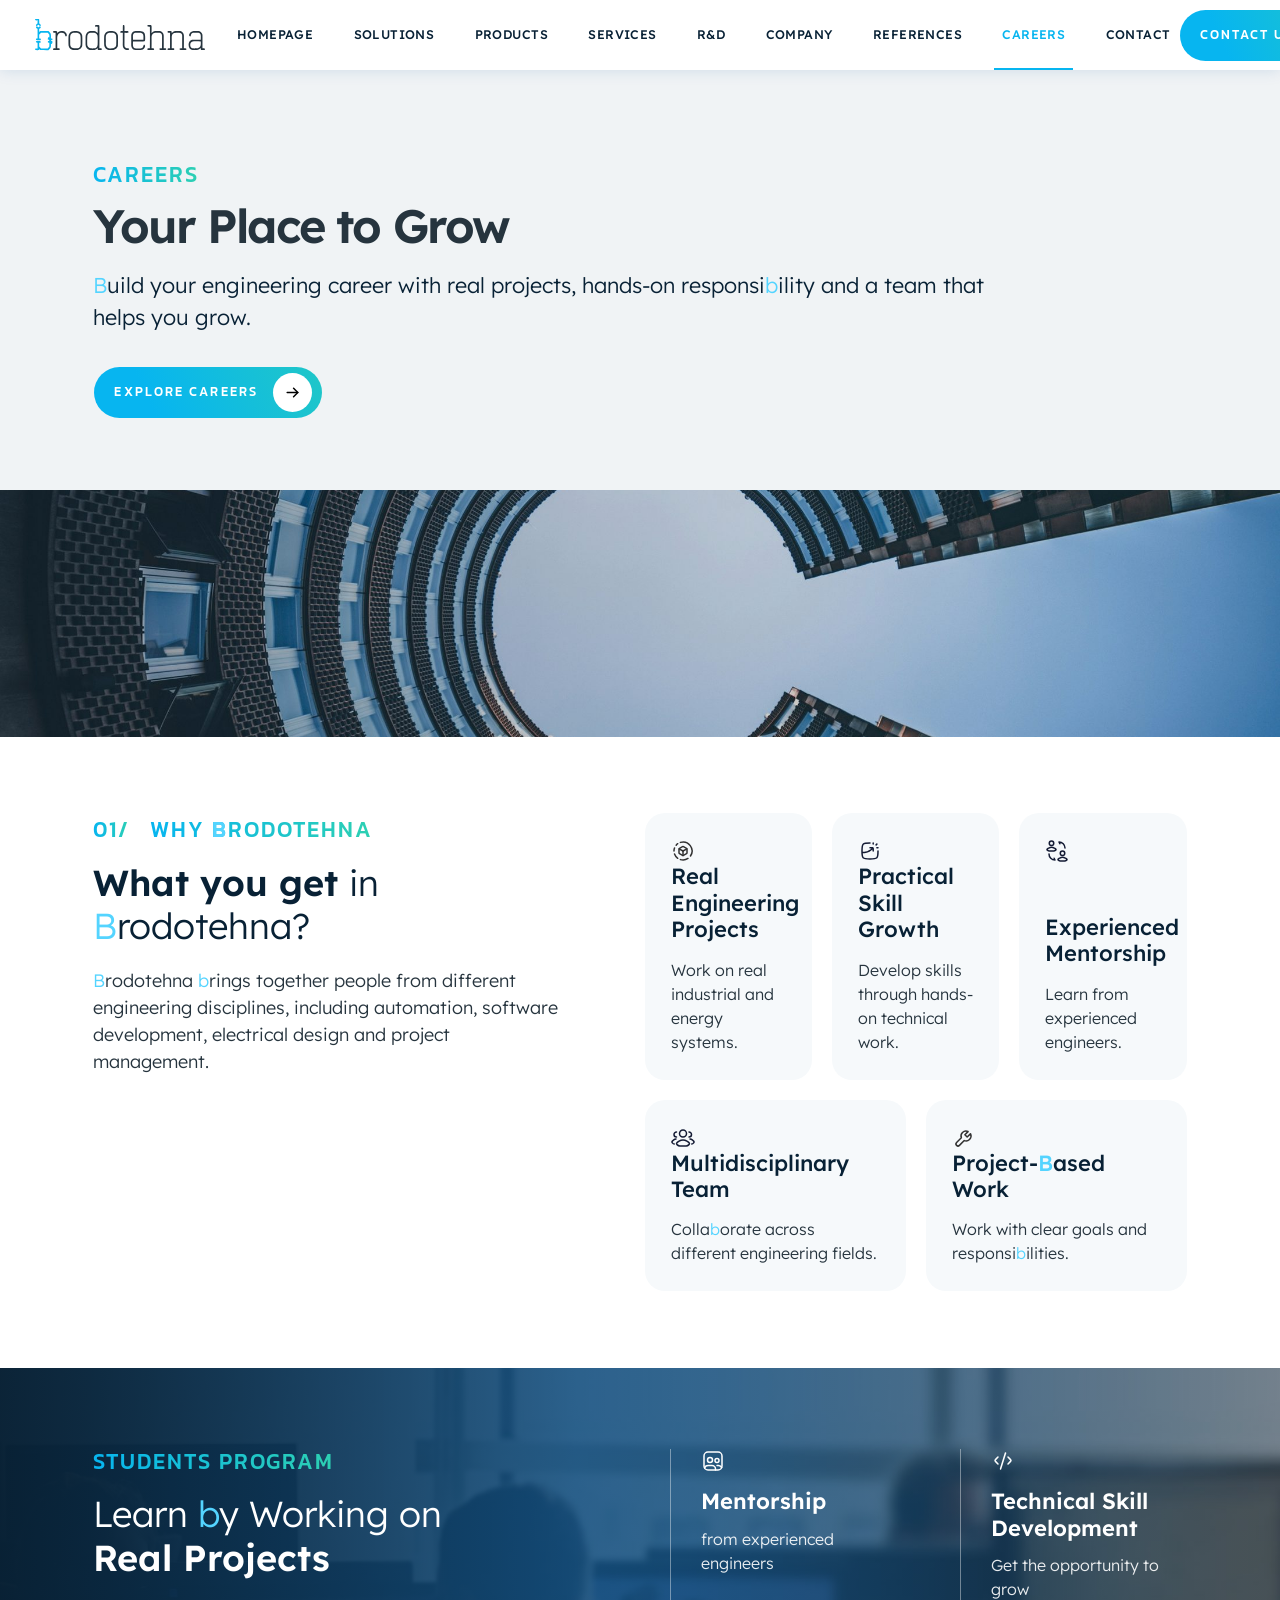
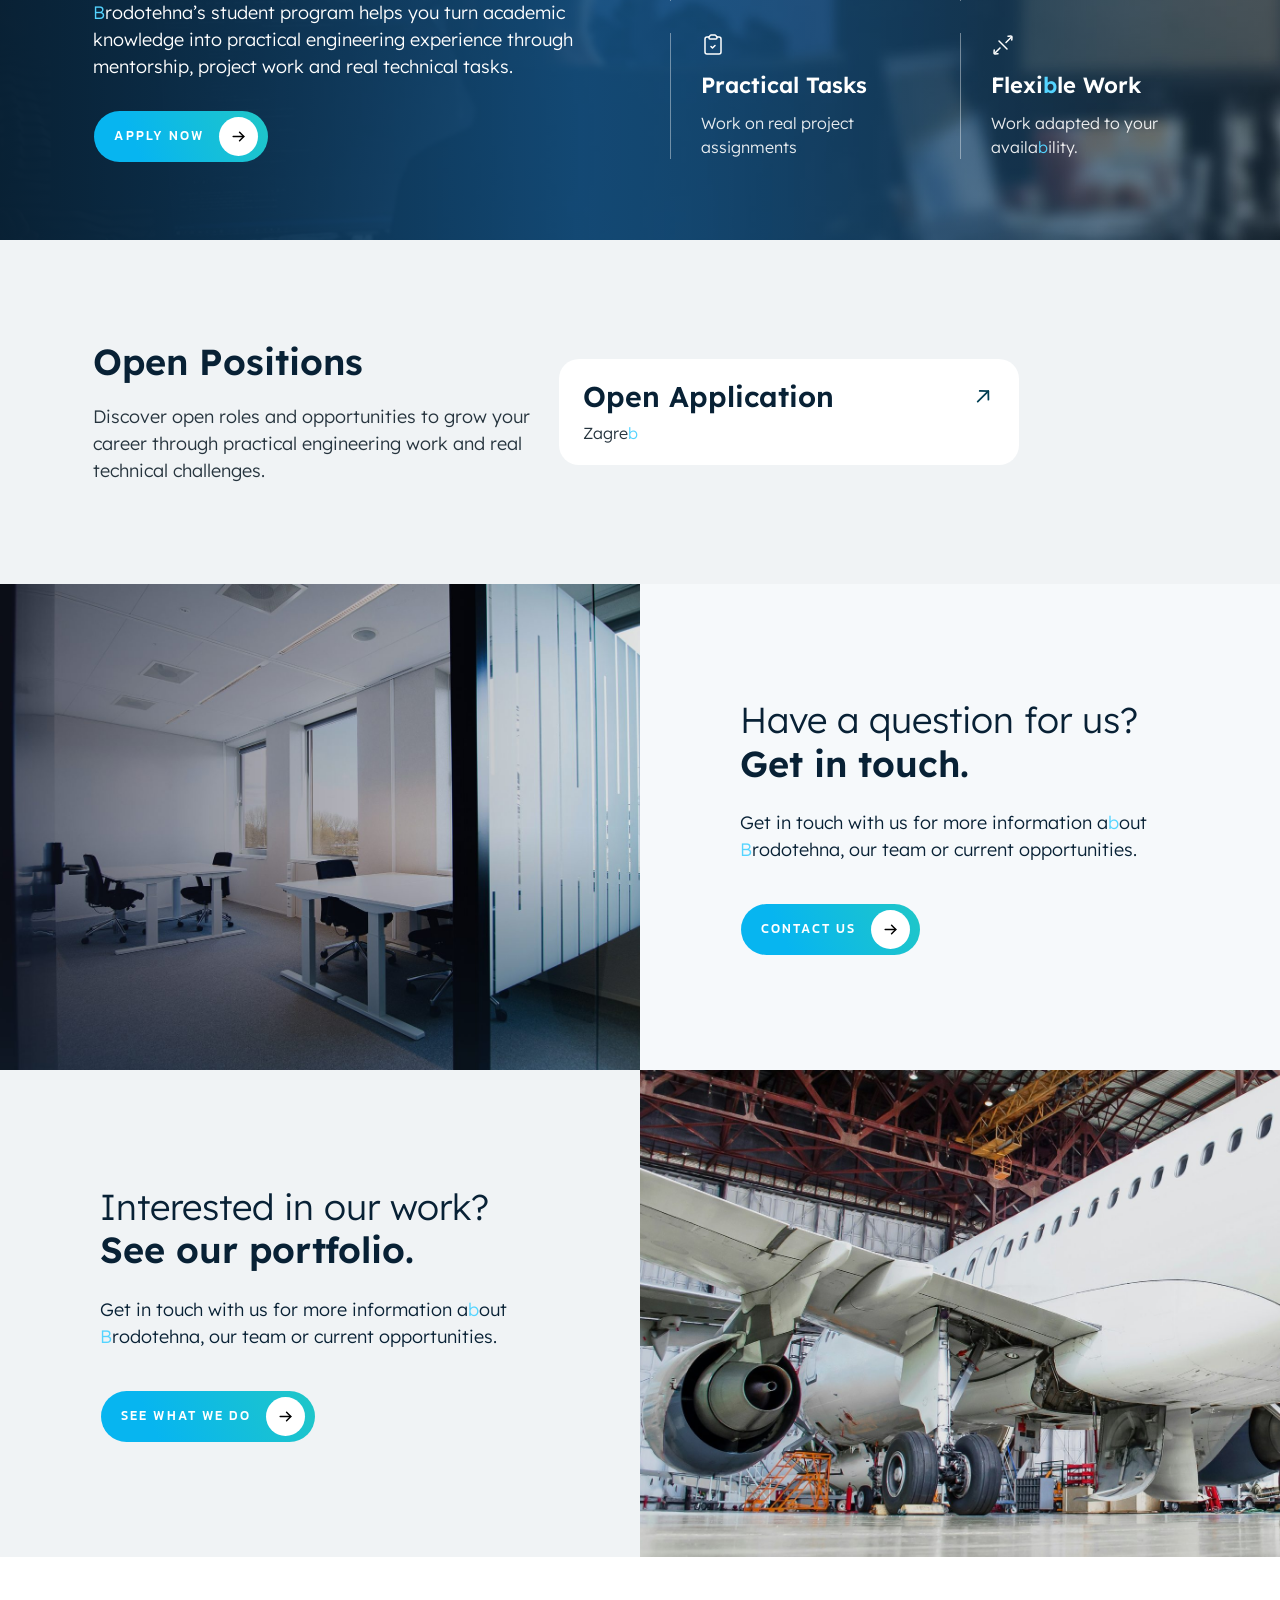
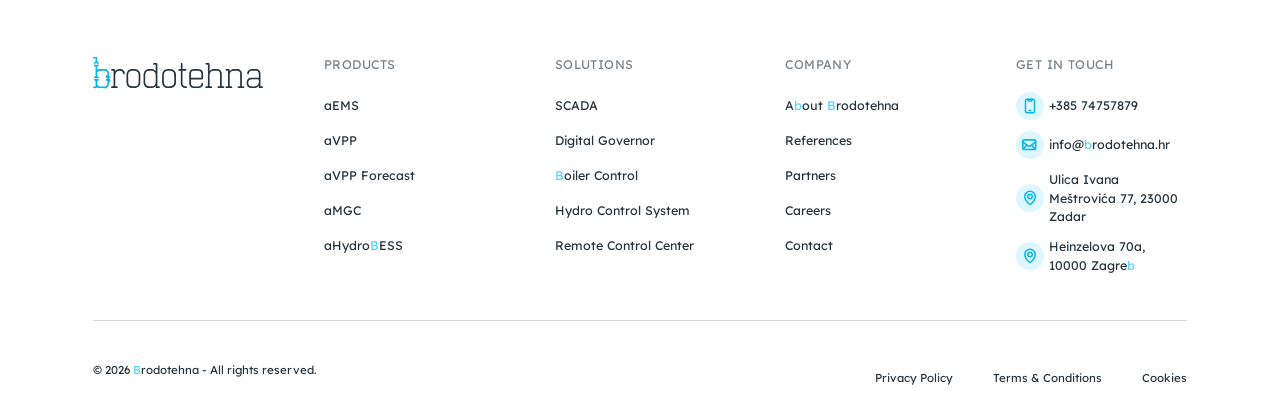
<file: careers.html>
<!DOCTYPE html>
<html lang="en">

<head>
  <meta charset="utf-8">
  <meta content="width=device-width, initial-scale=1.0" name="viewport">

  <title>Brodotehna - Careers</title>
  <meta content="Grow your engineering career at Brodotehna - real industrial and energy projects, experienced mentorship and a student program for hands-on technical experience." name="description">

  <!-- Favicons -->
  <link href="assets/img/brodotehna/favicon.svg" rel="icon">
  <link href="assets/img/apple-touch-icon.png" rel="apple-touch-icon">

  <!-- Google Fonts -->
  <link rel="preconnect" href="https://fonts.googleapis.com">
  <link rel="preconnect" href="https://fonts.gstatic.com" crossorigin>
  <link href="https://fonts.googleapis.com/css2?family=Kanit:wght@400;500;600&family=Lexend:wght@300;400;500;600&display=swap" rel="stylesheet">

  <!-- Vendor CSS Files -->
  <link href="assets/vendor/bootstrap/css/bootstrap.min.css" rel="stylesheet">
  <link href="assets/vendor/aos/aos.css" rel="stylesheet">

  <!-- Brodotehna Site CSS (see references.html for why main.css and
       bootstrap-icons aren't loaded here either) -->
  <link href="assets/css/brodotehna.css" rel="stylesheet">


  <!-- Umami Analytics -->
  <script defer src="https://analytics.brodotehna.eu/script.js" data-website-id="29f206f9-b267-4615-98bd-b09cdf3c040b"></script>

</head>

<body class="bth-page">

  <!-- ======= Menu ======= -->
  <nav class="navbar navbar-expand-xl bth-navbar sticky-top">
    <div class="bth-navbar__inner">
      <a href="index.html" class="navbar-brand bth-navbar__brand">
        <img src="assets/img/brodotehna/logo-brodotehna.svg" alt="Brodotehna">
      </a>

      <button type="button" class="navbar-toggler bth-navbar__toggler" data-bs-toggle="collapse" data-bs-target="#bthNavMain" aria-controls="bthNavMain" aria-expanded="false" aria-label="Toggle navigation">
        <img class="bth-icon-menu" src="assets/img/brodotehna/icon-menu.svg" alt="">
        <img class="bth-icon-close" src="assets/img/brodotehna/icon-close.svg" alt="">
      </button>

      <div class="collapse navbar-collapse" id="bthNavMain">
        <ul class="navbar-nav bth-navbar__nav">
          <li class="nav-item"><a class="nav-link" href="index.html">Homepage</a></li>
          <li class="nav-item"><a class="nav-link" href="solutions.html">Solutions</a></li>
          <li class="nav-item"><a class="nav-link" href="products.html">Products</a></li>
          <li class="nav-item"><a class="nav-link" href="services.html">Services</a></li>
          <li class="nav-item"><a class="nav-link" href="rd.html">R&amp;D</a></li>
          <li class="nav-item"><a class="nav-link" href="company.html">Company</a></li>
          <li class="nav-item"><a class="nav-link" href="references.html">References</a></li>
          <li class="nav-item"><a class="nav-link active" href="careers.html">Careers</a></li>
          <li class="nav-item"><a class="nav-link" href="contact.html">Contact</a></li>
        </ul>
        <a href="contact.html" class="bth-btn">
          <span>Contact us</span>
          <span class="bth-btn__icon"><img src="assets/img/brodotehna/icon-arrow.svg" alt=""></span>
        </a>
      </div>
    </div>
  </nav><!-- End Menu -->

  <main id="main">

    <!-- ======= Page Header ======= -->
    <section class="bth-page-header bth-page-header--page-bg">
      <div class="bth-container" data-aos="fade-up">
        <p class="bth-eyebrow">Careers</p>
        <h1>Your Place to Grow</h1>
        <p>Build your engineering career with real projects, hands-on responsibility and a team that helps you grow.</p>
        <a href="#bthOpenPositions" class="bth-btn bth-page-header__cta">
          <span>Explore careers</span>
          <span class="bth-btn__icon"><img src="assets/img/brodotehna/icon-arrow.svg" alt=""></span>
        </a>
      </div>
    </section><!-- End Page Header -->

    <!-- ======= Photo strip ======= -->
    <div class="bth-photo-strip" data-aos="fade-up">
      <img src="assets/img/brodotehna/careers-photo-strip-optimized.jpg" alt="Looking up at a curved office building">
    </div>

    <!-- ======= Why Brodotehna ======= -->
    <section class="bth-careers-why">
      <div class="bth-container">
        <div class="bth-careers-why__row">
          <div class="bth-careers-why__intro" data-aos="fade-up">
            <div class="bth-solutions-intro__eyebrow">
              <span>01/</span>
              <span>Why Brodotehna</span>
            </div>
            <h2 class="bth-section-title">What you get <span class="bth-fw-light">in Brodotehna?</span></h2>
            <p>Brodotehna brings together people from different engineering disciplines, including automation, software development, electrical design and project management.</p>
          </div>
          <div class="bth-careers-why__grid" data-aos="fade-up">
            <div class="bth-careers-why__card">
              <img src="assets/img/brodotehna/icon-careers-real-projects.svg" alt="" class="bth-careers-why__icon">
              <div class="bth-careers-why__card-text">
                <h3>Real Engineering Projects</h3>
                <p>Work on real industrial and energy systems.</p>
              </div>
            </div>
            <div class="bth-careers-why__card">
              <img src="assets/img/brodotehna/icon-careers-skill-growth.svg" alt="" class="bth-careers-why__icon">
              <div class="bth-careers-why__card-text">
                <h3>Practical Skill Growth</h3>
                <p>Develop skills through hands-on technical work.</p>
              </div>
            </div>
            <div class="bth-careers-why__card">
              <img src="assets/img/brodotehna/icon-careers-mentorship.svg" alt="" class="bth-careers-why__icon">
              <div class="bth-careers-why__card-text">
                <h3>Experienced Mentorship</h3>
                <p>Learn from experienced engineers.</p>
              </div>
            </div>
            <div class="bth-careers-why__card bth-careers-why__card--wide">
              <img src="assets/img/brodotehna/icon-careers-team.svg" alt="" class="bth-careers-why__icon">
              <div class="bth-careers-why__card-text">
                <h3>Multidisciplinary Team</h3>
                <p>Collaborate across different engineering fields.</p>
              </div>
            </div>
            <div class="bth-careers-why__card bth-careers-why__card--wide">
              <img src="assets/img/brodotehna/icon-careers-project-based.svg" alt="" class="bth-careers-why__icon">
              <div class="bth-careers-why__card-text">
                <h3>Project-Based Work</h3>
                <p>Work with clear goals and responsibilities.</p>
              </div>
            </div>
          </div>
        </div>
      </div>
    </section><!-- End Why Brodotehna -->

    <!-- ======= Students Program ======= -->
    <section class="bth-careers-program">
      <div class="bth-careers-program__bg">
        <img src="assets/img/brodotehna/careers-student-program-bg-optimized.jpg" alt="">
      </div>
      <div class="bth-container bth-careers-program__inner">
        <div class="bth-careers-program__row">
          <div class="bth-careers-program__intro" data-aos="fade-up">
            <p class="bth-eyebrow">Students program</p>
            <h2 class="bth-careers-program__title"><span class="bth-fw-light">Learn by Working on</span><span class="bth-fw-semibold">Real Projects</span></h2>
            <p>Brodotehna&rsquo;s student program helps you turn academic knowledge into practical engineering experience through mentorship, project work and real technical tasks.</p>
            <a href="open-application.html" class="bth-btn">
              <span>Apply now</span>
              <span class="bth-btn__icon"><img src="assets/img/brodotehna/icon-arrow.svg" alt=""></span>
            </a>
          </div>
          <div class="bth-company-defines__grid" data-aos="fade-up">
            <div class="bth-company-defines__item">
              <img src="assets/img/brodotehna/icon-students-mentorship.svg" alt="" class="bth-company-defines__icon">
              <h3>Mentorship</h3>
              <p>from experienced engineers</p>
            </div>
            <div class="bth-company-defines__item">
              <img src="assets/img/brodotehna/icon-students-skill-development.svg" alt="" class="bth-company-defines__icon">
              <h3>Technical Skill Development</h3>
              <p>Get the opportunity to grow</p>
            </div>
            <div class="bth-company-defines__item">
              <img src="assets/img/brodotehna/icon-students-practical-tasks.svg" alt="" class="bth-company-defines__icon">
              <h3>Practical Tasks</h3>
              <p>Work on real project assignments</p>
            </div>
            <div class="bth-company-defines__item">
              <img src="assets/img/brodotehna/icon-students-flexible-work.svg" alt="" class="bth-company-defines__icon">
              <h3>Flexible Work</h3>
              <p>Work adapted to your availability.</p>
            </div>
          </div>
        </div>
      </div>
    </section><!-- End Students Program -->

    <!-- ======= Open Positions ======= -->
    <section class="bth-careers-open" id="bthOpenPositions">
      <div class="bth-container">
        <div class="row align-items-center" data-aos="fade-up">
          <div class="col-lg-5">
            <h2 class="bth-section-title">Open Positions</h2>
            <p class="bth-careers-open__intro">Discover open roles and opportunities to grow your career through practical engineering work and real technical challenges.</p>
          </div>
          <div class="col-lg-7">
            <a href="open-application.html" class="bth-careers-open__card">
              <div class="bth-careers-open__card-row">
                <h3>Open Application</h3>
                <span class="bth-careers-open__card-arrow"><img src="assets/img/brodotehna/careers-arrow-diagonal-open.svg" alt=""></span>
              </div>
              <p>Zagreb</p>
            </a>
          </div>
        </div>
      </div>
    </section><!-- End Open Positions -->

    <!-- ======= CTA: Contact ======= -->
    <section class="bth-solutions-cta">
      <div class="row g-0 align-items-center">
        <div class="col-lg-6">
          <div class="bth-solutions-cta__media" data-aos="fade-up">
            <img src="assets/img/brodotehna/careers-contact-cta-optimized.jpg" alt="Brodotehna office interior">
          </div>
        </div>
        <div class="col-lg-6">
          <div class="bth-solutions-cta__content" data-aos="fade-up">
            <h2><span class="bth-fw-light">Have a question for us?</span><span class="bth-fw-semibold">Get in touch.</span></h2>
            <p>Get in touch with us for more information about Brodotehna, our team or current opportunities.</p>
            <a href="contact.html" class="bth-btn">
              <span>Contact us</span>
              <span class="bth-btn__icon"><img src="assets/img/brodotehna/icon-arrow.svg" alt=""></span>
            </a>
          </div>
        </div>
      </div>
    </section><!-- End CTA: Contact -->

    <!-- ======= CTA: Portfolio ======= -->
    <section class="bth-solutions-cta bth-solutions-cta--gray">
      <div class="row g-0 align-items-center">
        <div class="col-lg-6">
          <div class="bth-solutions-cta__content" data-aos="fade-up">
            <h2><span class="bth-fw-light">Interested in our work?</span><span class="bth-fw-semibold">See our portfolio.</span></h2>
            <p>Get in touch with us for more information about Brodotehna, our team or current opportunities.</p>
            <a href="references.html" class="bth-btn">
              <span>See what we do</span>
              <span class="bth-btn__icon"><img src="assets/img/brodotehna/icon-arrow.svg" alt=""></span>
            </a>
          </div>
        </div>
        <div class="col-lg-6">
          <div class="bth-solutions-cta__media" data-aos="fade-up">
            <img src="assets/img/brodotehna/careers-portfolio-cta-optimized.jpg" alt="Aircraft maintenance hangar">
          </div>
        </div>
      </div>
    </section><!-- End CTA: Portfolio -->

  </main><!-- End #main -->

  <!-- ======= Footer ======= -->
  <footer class="bth-footer">
    <div class="bth-container">
      <div class="bth-footer__top row row-cols-2 row-cols-md-3 row-cols-xl-5 gy-5" data-aos="fade-up">
        <div class="col bth-footer__col">
          <div class="bth-footer__brand">
            <img src="assets/img/brodotehna/logo-brodotehna.svg" alt="Brodotehna">
            <div class="bth-footer__social">
<!--
              <a href="#" aria-label="Instagram"><img src="assets/img/brodotehna/icon-instagram.svg" alt=""></a>
              <a href="#" aria-label="Facebook"><img src="assets/img/brodotehna/icon-facebook.svg" alt=""></a>
              <a href="#" aria-label="LinkedIn"><img src="assets/img/brodotehna/icon-linkedin.svg" alt=""></a>
-->
            </div>
          </div>
        </div>

        <div class="col bth-footer__col">
          <h4>Products</h4>
          <ul>
            <li><a href="products.html#solution-1">aEMS</a></li>
            <li><a href="products.html#solution-2">aVPP</a></li>
            <li><a href="products.html#solution-3">aVPP Forecast</a></li>
            <li><a href="products.html#solution-4">aMGC</a></li>
            <li><a href="products.html#solution-5">aHydroBESS</a></li>
          </ul>
        </div>

        <div class="col bth-footer__col">
          <h4>Solutions</h4>
          <ul>
            <li><a href="solutions.html#solution-2">SCADA</a></li>
            <li><a href="solutions.html#solution-3">Digital Governor</a></li>
            <li><a href="solutions.html#solution-4">Boiler Control</a></li>
            <li><a href="solutions.html#solution-5">Hydro Control System</a></li>
            <li><a href="solutions.html#solution-6">Remote Control Center</a></li>
          </ul>
        </div>

        <div class="col bth-footer__col">
          <h4>Company</h4>
          <ul>
            <li><a href="company.html">About Brodotehna</a></li>
            <li><a href="references.html">References</a></li>
            <li><a href="#">Partners</a></li>
            <li><a href="careers.html">Careers</a></li>
            <li><a href="contact.html">Contact</a></li>
          </ul>
        </div>

        <div class="col bth-footer__col">
          <h4>Get in touch</h4>
          <ul>
            <li class="bth-footer__contact-row">
              <span class="bth-footer__contact-icon"><img src="assets/img/brodotehna/icon-phone.svg" alt=""></span>
              <a href="tel:+38574757879">+385 74757879</a>
            </li>
            <li class="bth-footer__contact-row">
              <span class="bth-footer__contact-icon"><img src="assets/img/brodotehna/email-icon2.svg" alt=""></span>
              <a href="mailto:info@brodotehna.hr">info@brodotehna.hr</a>
            </li>
            <li class="bth-footer__contact-row">
              <span class="bth-footer__contact-icon"><img src="assets/img/brodotehna/icon-pin.svg" alt=""></span>
              <a href="#">Ulica Ivana Meštrovića 77, 23000 Zadar</a>
            </li>
            <li class="bth-footer__contact-row">
              <span class="bth-footer__contact-icon"><img src="assets/img/brodotehna/icon-pin.svg" alt=""></span>
              <a href="#">Heinzelova 70a, 10000 Zagreb</a>
            </li>
          </ul>
        </div>
      </div>

      <div class="bth-footer__bottom">
        <p>© 2026 Brodotehna - All rights reserved.</p>
        <div class="bth-footer__legal">
          <a href="privacy-policy.html">Privacy Policy</a>
          <a href="terms-conditions.html">Terms &amp; Conditions</a>
          <a href="cookies.html">Cookies</a>
        </div>
      </div>
    </div>
  </footer>
  <!-- End Footer -->

  <a href="#" class="scroll-top d-flex align-items-center justify-content-center">
    <img src="assets/img/brodotehna/icon-scroll-top.svg" alt="" width="17" height="17">
  </a>

  <div id="preloader">
    <div class="loader-wrap">
      <svg class="loader-logo" viewBox="0 0 18 32" xmlns="http://www.w3.org/2000/svg" aria-label="Loading">
        <defs>
          <clipPath id="bthPreloaderShape">
            <path d="M0.376221 0H3.99174C4.35253 0.495564 4.21668 3.66813 4.21173 4.47315C5.01069 4.87615 6.09484 5.65272 5.70634 6.68852C4.94451 7.41941 4.03047 6.37052 3.44972 5.86592C3.02343 6.07668 2.09348 7.08803 1.71223 6.9265C-0.0867535 6.16432 1.71155 4.99147 2.56827 4.46494L2.57404 1.35053C1.79078 1.36548 0.363747 1.57692 0.0703125 0.717025C0.0915492 0.370192 0.169207 0.283844 0.376221 0Z"/>
            <path d="M1.68732 7.30066C2.20569 7.28947 2.98511 8.09586 3.43503 8.46717C3.91678 8.03898 4.40789 7.62143 4.908 7.21484C6.80193 8.24058 5.26954 9.16404 4.19641 9.99481C4.18508 11.0788 4.1951 12.163 4.22651 13.2466C4.55204 12.836 4.84022 12.4422 5.25326 12.1154C7.71557 12.0804 11.041 11.9584 13.4315 12.0865C14.1252 12.5825 15.6711 14.3429 15.8494 15.2166C16.1009 16.4478 15.9838 18.1718 15.9689 19.4615C16.7004 19.4432 17.218 19.3596 17.6324 20.1631C17.729 20.3505 17.6666 20.4379 17.5947 20.6149C17.1691 21.0267 16.5284 21.0734 15.9455 21.1754C15.7355 22.4429 17.5984 21.7867 17.4887 22.8557C17.4378 23.3514 17.2634 24.55 16.9853 24.8444C16.6482 24.9973 16.3269 24.9603 15.9592 24.9497C15.9873 26.0966 16.1637 27.6703 15.5435 28.6743C15.0775 29.4282 14.0938 30.6582 13.3189 31.1268C10.7886 31.1802 7.84124 31.0865 5.25009 31.0934C4.97247 30.8889 4.44917 30.2464 4.24706 30.215C4.20674 30.4121 4.17975 30.4939 4.11088 30.6795C3.51797 31.3322 0.896527 31.2709 0.238474 30.8025C-0.797511 29.2687 1.83259 29.4592 2.57479 29.4732L2.56075 23.7376C2.02674 23.7467 1.46059 23.7952 1.11256 23.3521C-0.0811466 21.8323 3.56557 22.0907 4.02514 22.0908C4.13643 22.0871 4.24777 22.0844 4.35912 22.0828C5.10032 22.0739 6.32416 22.4345 5.59576 23.4581C5.34624 23.8087 4.63351 23.7601 4.21582 23.7547C4.1616 24.8998 4.21583 26.3185 4.23081 27.4831C4.86386 28.1542 5.35389 28.85 6.05661 29.5444C7.46785 29.4155 11.2007 29.4571 12.6727 29.5142C13.2165 28.9645 13.8943 28.2315 14.3043 27.5801C14.3523 26.3269 14.3351 24.995 14.3389 23.7355C13.3309 23.7515 12.2402 23.5883 13.0137 22.3085C13.2477 21.9215 14.0864 22.3019 14.3909 21.9819C14.3863 20.7741 13.0675 21.4179 12.8307 20.6101C12.7174 20.2237 12.8652 19.1346 13.0296 18.7287C13.3195 18.0129 14.039 18.3907 14.299 18.2984C14.4157 17.8361 14.3464 16.3242 14.3397 15.7576C13.8327 14.9575 13.3582 14.3648 12.7149 13.6833C10.5169 13.708 8.25402 13.6747 6.04155 13.687C5.49926 14.1725 4.60495 15.2193 4.18668 15.8025L4.20308 19.4763C4.67986 19.4533 5.31422 19.3882 5.65117 19.8099C7.11565 21.643 1.87784 21.2345 1.27295 20.9123C0.254955 19.7595 1.56844 19.4558 2.54429 19.5206C2.63406 16.431 2.54601 12.9602 2.55404 9.82941C1.47647 9.26013 0.18175 8.28091 1.68732 7.30066Z"/>
          </clipPath>
          <filter id="bthPreloaderGlow" x="-100%" y="-100%" width="300%" height="300%">
            <feGaussianBlur stdDeviation="0.55" result="blur"/>
            <feMerge>
              <feMergeNode in="blur"/>
              <feMergeNode in="SourceGraphic"/>
            </feMerge>
          </filter>
          <linearGradient id="bthPreloaderShine" x1="0" y1="0" x2="0" y2="1">
            <stop offset="0%" stop-color="white" stop-opacity="0"/>
            <stop offset="50%" stop-color="white" stop-opacity=".75"/>
            <stop offset="100%" stop-color="white" stop-opacity="0"/>
          </linearGradient>
        </defs>
        <g class="loader-logo-base">
          <path d="M0.376221 0H3.99174C4.35253 0.495564 4.21668 3.66813 4.21173 4.47315C5.01069 4.87615 6.09484 5.65272 5.70634 6.68852C4.94451 7.41941 4.03047 6.37052 3.44972 5.86592C3.02343 6.07668 2.09348 7.08803 1.71223 6.9265C-0.0867535 6.16432 1.71155 4.99147 2.56827 4.46494L2.57404 1.35053C1.79078 1.36548 0.363747 1.57692 0.0703125 0.717025C0.0915492 0.370192 0.169207 0.283844 0.376221 0Z"/>
          <path d="M1.68732 7.30066C2.20569 7.28947 2.98511 8.09586 3.43503 8.46717C3.91678 8.03898 4.40789 7.62143 4.908 7.21484C6.80193 8.24058 5.26954 9.16404 4.19641 9.99481C4.18508 11.0788 4.1951 12.163 4.22651 13.2466C4.55204 12.836 4.84022 12.4422 5.25326 12.1154C7.71557 12.0804 11.041 11.9584 13.4315 12.0865C14.1252 12.5825 15.6711 14.3429 15.8494 15.2166C16.1009 16.4478 15.9838 18.1718 15.9689 19.4615C16.7004 19.4432 17.218 19.3596 17.6324 20.1631C17.729 20.3505 17.6666 20.4379 17.5947 20.6149C17.1691 21.0267 16.5284 21.0734 15.9455 21.1754C15.7355 22.4429 17.5984 21.7867 17.4887 22.8557C17.4378 23.3514 17.2634 24.55 16.9853 24.8444C16.6482 24.9973 16.3269 24.9603 15.9592 24.9497C15.9873 26.0966 16.1637 27.6703 15.5435 28.6743C15.0775 29.4282 14.0938 30.6582 13.3189 31.1268C10.7886 31.1802 7.84124 31.0865 5.25009 31.0934C4.97247 30.8889 4.44917 30.2464 4.24706 30.215C4.20674 30.4121 4.17975 30.4939 4.11088 30.6795C3.51797 31.3322 0.896527 31.2709 0.238474 30.8025C-0.797511 29.2687 1.83259 29.4592 2.57479 29.4732L2.56075 23.7376C2.02674 23.7467 1.46059 23.7952 1.11256 23.3521C-0.0811466 21.8323 3.56557 22.0907 4.02514 22.0908C4.13643 22.0871 4.24777 22.0844 4.35912 22.0828C5.10032 22.0739 6.32416 22.4345 5.59576 23.4581C5.34624 23.8087 4.63351 23.7601 4.21582 23.7547C4.1616 24.8998 4.21583 26.3185 4.23081 27.4831C4.86386 28.1542 5.35389 28.85 6.05661 29.5444C7.46785 29.4155 11.2007 29.4571 12.6727 29.5142C13.2165 28.9645 13.8943 28.2315 14.3043 27.5801C14.3523 26.3269 14.3351 24.995 14.3389 23.7355C13.3309 23.7515 12.2402 23.5883 13.0137 22.3085C13.2477 21.9215 14.0864 22.3019 14.3909 21.9819C14.3863 20.7741 13.0675 21.4179 12.8307 20.6101C12.7174 20.2237 12.8652 19.1346 13.0296 18.7287C13.3195 18.0129 14.039 18.3907 14.299 18.2984C14.4157 17.8361 14.3464 16.3242 14.3397 15.7576C13.8327 14.9575 13.3582 14.3648 12.7149 13.6833C10.5169 13.708 8.25402 13.6747 6.04155 13.687C5.49926 14.1725 4.60495 15.2193 4.18668 15.8025L4.20308 19.4763C4.67986 19.4533 5.31422 19.3882 5.65117 19.8099C7.11565 21.643 1.87784 21.2345 1.27295 20.9123C0.254955 19.7595 1.56844 19.4558 2.54429 19.5206C2.63406 16.431 2.54601 12.9602 2.55404 9.82941C1.47647 9.26013 0.18175 8.28091 1.68732 7.30066Z"/>
        </g>
        <g clip-path="url(#bthPreloaderShape)">
          <rect class="loader-logo-fill loader-fill-rect" x="-2" y="0" width="22" height="32"/>
          <rect class="loader-shine" x="-2" y="28" width="22" height="5" fill="url(#bthPreloaderShine)"/>
        </g>
      </svg>
    </div>
  </div>

  <!-- Vendor JS Files -->
  <script src="assets/vendor/bootstrap/js/bootstrap.min.js"></script>
  <script src="assets/vendor/aos/aos.js"></script>

  <!-- Brodotehna Site JS -->
  <script src="assets/js/brodotehna.js"></script>

</body>

</html>
</file>
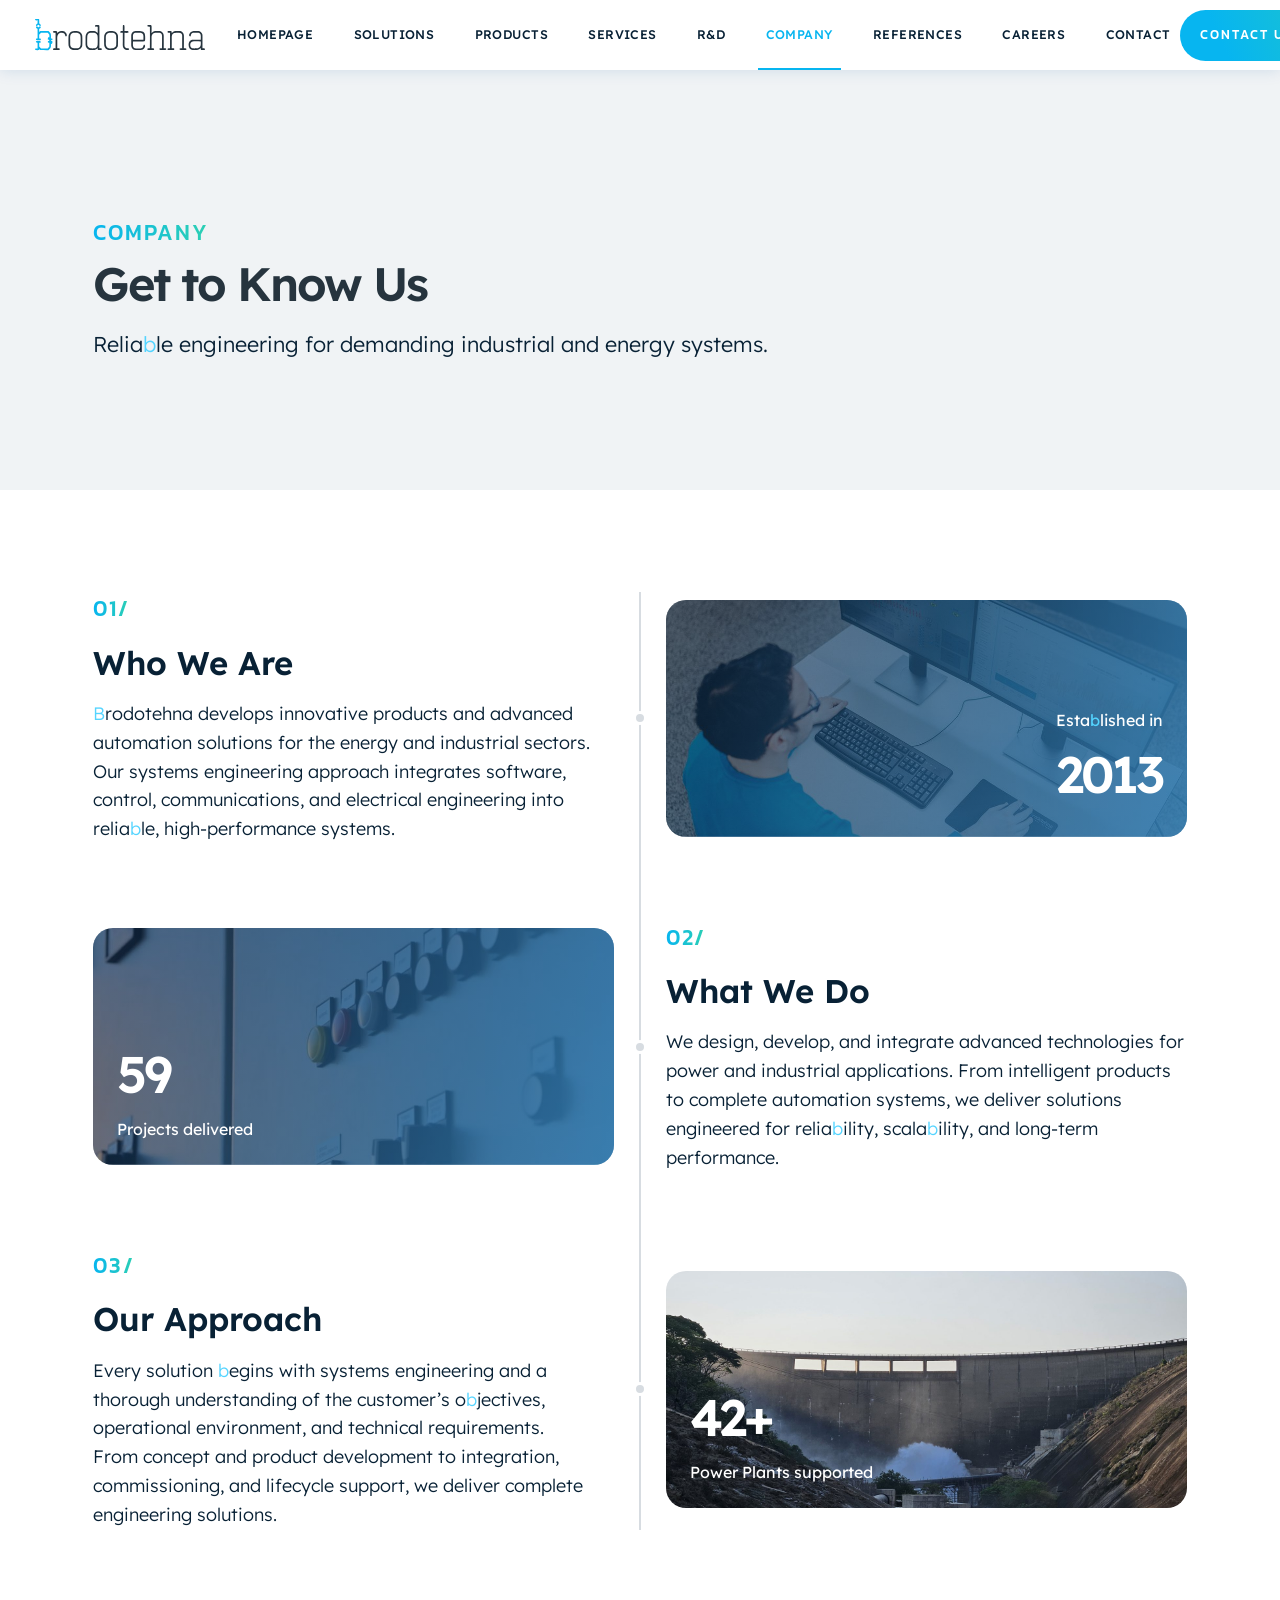
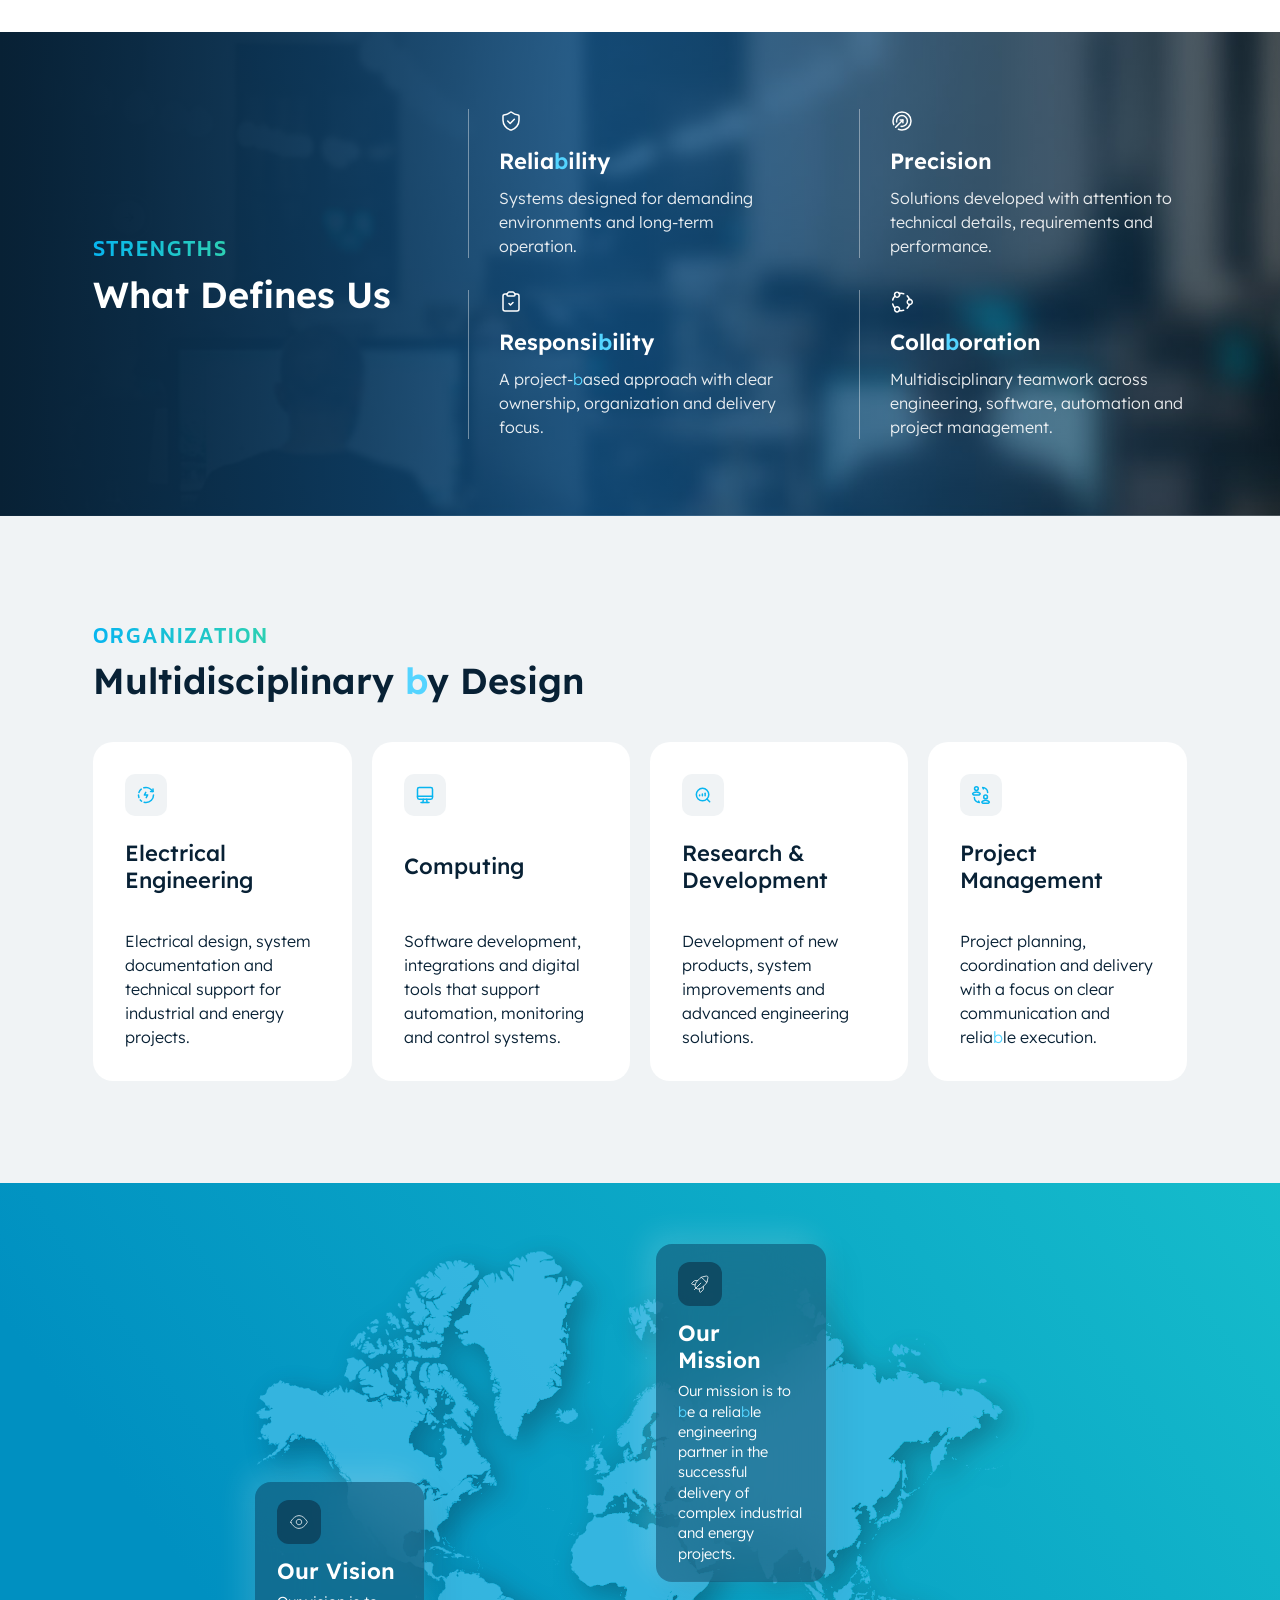
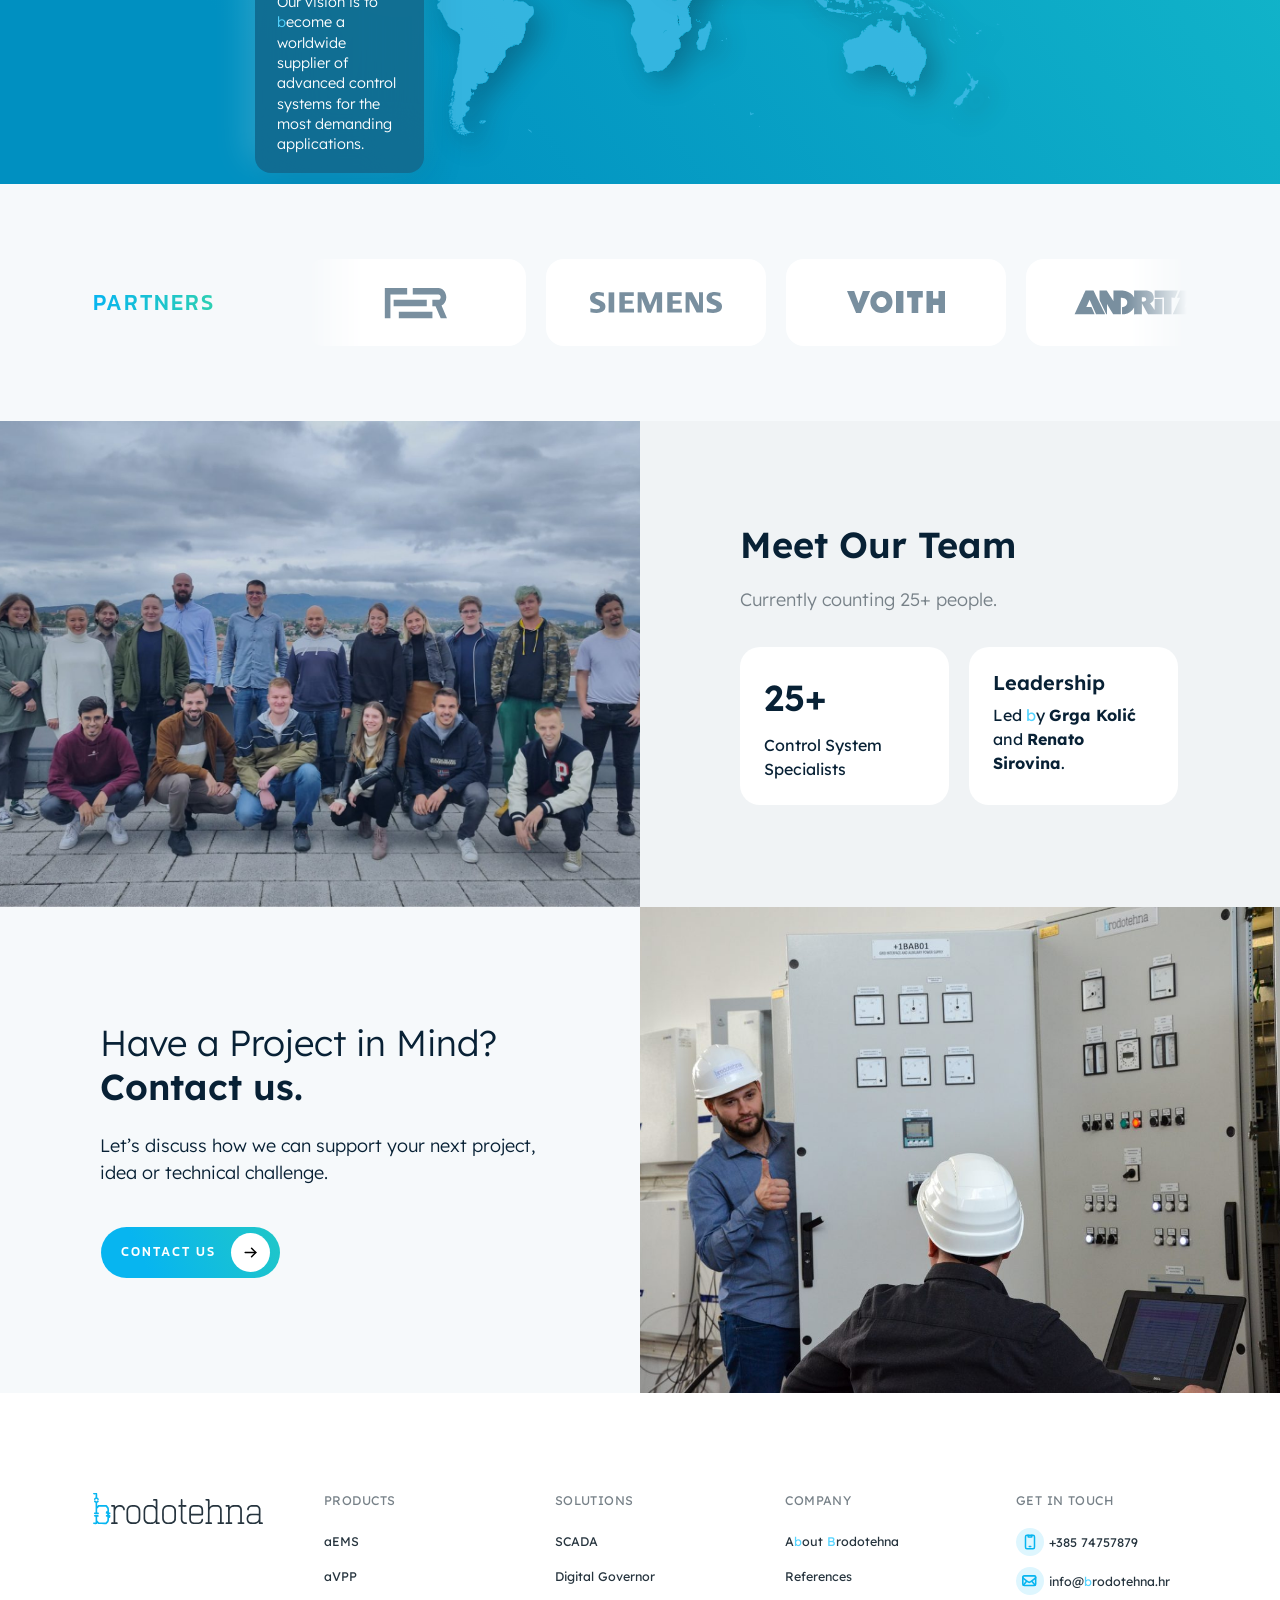
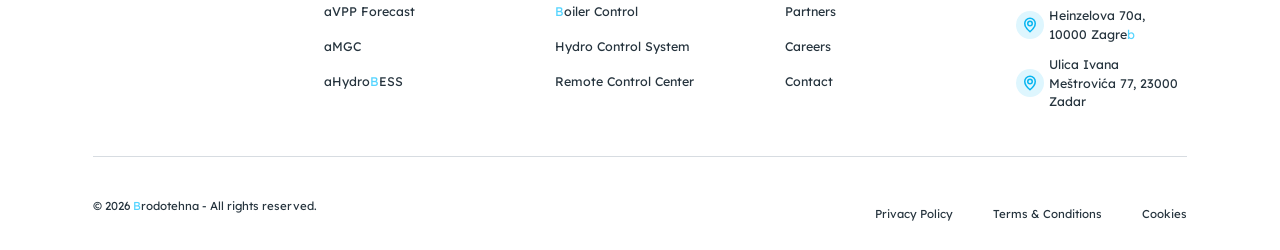
<file: company.html>
<!DOCTYPE html>
<html lang="en">

<head>
  <meta charset="utf-8">
  <meta content="width=device-width, initial-scale=1.0" name="viewport">

  <title>Brodotehna - Company</title>
  <meta content="Get to know Brodotehna: our story, our multidisciplinary team, and the engineering approach behind our automation and control systems." name="description">

  <!-- Favicons -->
  <link href="assets/img/brodotehna/favicon.svg" rel="icon">
  <link href="assets/img/apple-touch-icon.png" rel="apple-touch-icon">

  <!-- Google Fonts -->
  <link rel="preconnect" href="https://fonts.googleapis.com">
  <link rel="preconnect" href="https://fonts.gstatic.com" crossorigin>
  <link href="https://fonts.googleapis.com/css2?family=Kanit:wght@400;500;600&family=Lexend:wght@300;400;500;600&display=swap" rel="stylesheet">

  <!-- Vendor CSS Files -->
  <link href="assets/vendor/bootstrap/css/bootstrap.min.css" rel="stylesheet">
  <link href="assets/vendor/aos/aos.css" rel="stylesheet">

  <!-- Brodotehna Site CSS (see references.html for why main.css and
       bootstrap-icons aren't loaded here either) -->
  <link href="assets/css/brodotehna.css" rel="stylesheet">


  <!-- Umami Analytics -->
  <script defer src="https://analytics.brodotehna.eu/script.js" data-website-id="29f206f9-b267-4615-98bd-b09cdf3c040b"></script>

</head>

<body class="bth-page">

  <!-- ======= Menu ======= -->
  <nav class="navbar navbar-expand-xl bth-navbar sticky-top">
    <div class="bth-navbar__inner">
      <a href="index.html" class="navbar-brand bth-navbar__brand">
        <img src="assets/img/brodotehna/logo-brodotehna.svg" alt="Brodotehna">
      </a>

      <button type="button" class="navbar-toggler bth-navbar__toggler" data-bs-toggle="collapse" data-bs-target="#bthNavMain" aria-controls="bthNavMain" aria-expanded="false" aria-label="Toggle navigation">
        <img class="bth-icon-menu" src="assets/img/brodotehna/icon-menu.svg" alt="">
        <img class="bth-icon-close" src="assets/img/brodotehna/icon-close.svg" alt="">
      </button>

      <div class="collapse navbar-collapse" id="bthNavMain">
        <ul class="navbar-nav bth-navbar__nav">
          <li class="nav-item"><a class="nav-link" href="index.html">Homepage</a></li>
          <li class="nav-item"><a class="nav-link" href="solutions.html">Solutions</a></li>
          <li class="nav-item"><a class="nav-link" href="products.html">Products</a></li>
          <li class="nav-item"><a class="nav-link" href="services.html">Services</a></li>
          <li class="nav-item"><a class="nav-link" href="rd.html">R&amp;D</a></li>
          <li class="nav-item"><a class="nav-link active" href="company.html">Company</a></li>
          <li class="nav-item"><a class="nav-link" href="references.html">References</a></li>
          <li class="nav-item"><a class="nav-link" href="careers.html">Careers</a></li>
          <li class="nav-item"><a class="nav-link" href="contact.html">Contact</a></li>
        </ul>
        <a href="contact.html" class="bth-btn">
          <span>Contact us</span>
          <span class="bth-btn__icon"><img src="assets/img/brodotehna/icon-arrow.svg" alt=""></span>
        </a>
      </div>
    </div>
  </nav><!-- End Menu -->

  <main id="main">

    <!-- ======= Page Header ======= -->
    <section class="bth-page-header bth-page-header--page-bg">
      <div class="bth-container" data-aos="fade-up">
        <p class="bth-eyebrow">Company</p>
        <h1>Get to Know Us</h1>
        <p>Reliable engineering for demanding industrial and energy systems.</p>
      </div>
    </section><!-- End Page Header -->

    <!-- ======= Timeline: Who We Are / What We Do / Our Approach ======= -->
    <section class="bth-company-timeline">
      <div class="bth-container">
        <div class="bth-company-timeline__list">
          <div class="bth-company-timeline__track" aria-hidden="true"></div>
          <div class="bth-company-timeline__fill" aria-hidden="true"></div>

          <div class="bth-company-timeline__row" data-aos="fade-up">
            <div class="bth-company-timeline__text">
              <p class="bth-eyebrow bth-company-timeline__step">01/</p>
              <h3>Who We Are</h3>
              <p>Brodotehna develops innovative products and advanced automation solutions for the energy and industrial sectors. Our systems engineering approach integrates software, control, communications, and electrical engineering into reliable, high-performance systems.</p>
            </div>
            <div class="bth-company-timeline__media">
              <img src="assets/img/brodotehna/company-established-2013-optimized.jpg" alt="Brodotehna engineer working at a control system workstation">
              <div class="bth-company-timeline__stat">
                <span>Established in</span>
                <strong data-count-to="2013">2013</strong>
              </div>
            </div>
            <span class="bth-company-timeline__dot" aria-hidden="true"></span>
          </div>

          <div class="bth-company-timeline__row bth-company-timeline__row--flip" data-aos="fade-up">
            <div class="bth-company-timeline__media">
              <img src="assets/img/brodotehna/company-projects-delivered-optimized.jpg" alt="Electrical control panel with switches and indicator lights">
              <div class="bth-company-timeline__stat bth-company-timeline__stat--lg">
                <strong data-count-to="60">60</strong>
                <span>Projects delivered</span>
              </div>
            </div>
            <div class="bth-company-timeline__text">
              <p class="bth-eyebrow bth-company-timeline__step">02/</p>
              <h3>What We Do</h3>
              <p>We design, develop, and integrate advanced technologies for power and industrial applications. From intelligent products to complete automation systems, we deliver solutions engineered for reliability, scalability, and long-term performance.</p>
            </div>
            <span class="bth-company-timeline__dot" aria-hidden="true"></span>
          </div>

          <div class="bth-company-timeline__row" data-aos="fade-up">
            <div class="bth-company-timeline__text">
              <p class="bth-eyebrow bth-company-timeline__step">03/</p>
              <h3>Our Approach</h3>
              <p>Every solution begins with systems engineering and a thorough understanding of the customer&rsquo;s objectives, operational environment, and technical requirements.<br>From concept and product development to integration, commissioning, and lifecycle support, we deliver complete engineering solutions.</p>
            </div>
            <div class="bth-company-timeline__media bth-company-timeline__media--plain">
              <img src="assets/img/brodotehna/company-hydro-optimized.jpg" alt="">
              <div class="bth-company-timeline__stat bth-company-timeline__stat--lg">
                <strong data-count-to="42" data-count-suffix="+">42+</strong>
                <span>Power Plants supported</span>
              </div>
            </div>
            <span class="bth-company-timeline__dot" aria-hidden="true"></span>
          </div>

        </div>
      </div>
    </section><!-- End Timeline -->

    <!-- ======= What Defines Us ======= -->
    <section class="bth-company-defines">
      <div class="bth-company-defines__bg">
        <img src="assets/img/brodotehna/company-what-defines-us-bg-optimized.jpg" alt="">
      </div>
      <div class="bth-container bth-company-defines__inner">
        <div class="bth-company-defines__row">
          <div class="bth-company-defines__intro" data-aos="fade-up">
            <p class="bth-eyebrow">Strengths</p>
            <h2 class="bth-section-title">What Defines Us</h2>
          </div>
          <div class="bth-company-defines__grid" data-aos="fade-up">
            <div class="bth-company-defines__item">
              <img src="assets/img/brodotehna/reliability.svg" alt="" class="bth-company-defines__icon">
              <h3>Reliability</h3>
              <p>Systems designed for demanding environments and long-term operation.</p>
            </div>
            <div class="bth-company-defines__item">
              <img src="assets/img/brodotehna/target.svg" alt="" class="bth-company-defines__icon">
              <h3>Precision</h3>
              <p>Solutions developed with attention to technical details, requirements and performance.</p>
            </div>
            <div class="bth-company-defines__item">
              <img src="assets/img/brodotehna/task.svg" alt="" class="bth-company-defines__icon">
              <h3>Responsibility</h3>
              <p>A project-based approach with clear ownership, organization and delivery focus.</p>
            </div>
            <div class="bth-company-defines__item">
              <img src="assets/img/brodotehna/users.svg" alt="" class="bth-company-defines__icon">
              <h3>Collaboration</h3>
              <p>Multidisciplinary teamwork across engineering, software, automation and project management.</p>
            </div>
          </div>
        </div>
      </div>
    </section><!-- End What Defines Us -->

    <!-- ======= Multidisciplinary by Design ======= -->
    <section class="bth-company-org">
      <div class="bth-container">
        <div class="bth-company-org__intro" data-aos="fade-up">
          <p class="bth-eyebrow">Organization</p>
          <h2 class="bth-section-title">Multidisciplinary by Design</h2>
        </div>
        <div class="bth-company-org__grid" data-aos="fade-up">
          <div class="bth-company-org__card">
            <span class="bth-company-org__icon"><img src="assets/img/brodotehna/icon-electrical-engineering.svg" alt=""></span>
            <h3>Electrical Engineering</h3>
            <p>Electrical design, system documentation and technical support for industrial and energy projects.</p>
          </div>
          <div class="bth-company-org__card">
            <span class="bth-company-org__icon"><img src="assets/img/brodotehna/icon-computing.svg" alt=""></span>
            <h3>Computing</h3>
            <p>Software development, integrations and digital tools that support automation, monitoring and control systems.</p>
          </div>
          <div class="bth-company-org__card">
            <span class="bth-company-org__icon"><img src="assets/img/brodotehna/icon-research-development.svg" alt=""></span>
            <h3>Research &amp; Development</h3>
            <p>Development of new products, system improvements and advanced engineering solutions.</p>
          </div>
          <div class="bth-company-org__card">
            <span class="bth-company-org__icon"><img src="assets/img/brodotehna/icon-project-management.svg" alt=""></span>
            <h3>Project Management</h3>
            <p>Project planning, coordination and delivery with a focus on clear communication and reliable execution.</p>
          </div>
        </div>
      </div>
    </section><!-- End Multidisciplinary by Design -->

    <!-- ======= Our Vision / Our Mission ======= -->
    <section class="bth-company-vision">
      <div class="bth-container bth-company-vision__inner">
        <div class="bth-company-vision__map" data-aos="fade-up">
          <img src="assets/img/brodotehna/World.svg" alt="World map">
          <div class="bth-company-vision__pin bth-company-vision__pin--vision">
            <div class="bth-company-vision__card">
              <span class="bth-company-vision__icon"><img src="assets/img/brodotehna/view.svg" alt=""></span>
              <h3>Our Vision</h3>
              <p>Our vision is to become a worldwide supplier of advanced control systems for the most demanding applications.</p>
            </div>
          </div>
          <div class="bth-company-vision__pin bth-company-vision__pin--mission">
            <div class="bth-company-vision__card">
              <span class="bth-company-vision__icon"><img src="assets/img/brodotehna/rocket.svg" alt=""></span>
              <h3>Our Mission</h3>
              <p>Our mission is to be a reliable engineering partner in the successful delivery of complex industrial and energy projects.</p>
            </div>
          </div>
        </div>
      </div>
    </section><!-- End Our Vision / Our Mission -->

    <!-- ======= Partners ======= -->
    <section class="bth-partners">
      <div class="bth-container">
        <p class="bth-partners__label">Partners</p>
        <div class="bth-partners__viewport" data-aos="fade-up">
          <div class="bth-partners__row">
            <img src="assets/img/brodotehna/partner-logo-2.svg" alt="Partner logo">
            <img src="assets/img/brodotehna/partner-logo-3.svg" alt="Siemens">
            <img src="assets/img/brodotehna/partner-logo-4.svg" alt="Voith">
            <img src="assets/img/brodotehna/partner-logo-6.svg" alt="Andritz">
          </div>
          <div class="bth-partners__row" aria-hidden="true">
            <img src="assets/img/brodotehna/partner-logo-2.svg" alt="">
            <img src="assets/img/brodotehna/partner-logo-3.svg" alt="">
            <img src="assets/img/brodotehna/partner-logo-4.svg" alt="">
            <img src="assets/img/brodotehna/partner-logo-6.svg" alt="">
          </div>
        </div>
      </div>
    </section><!-- End Partners -->

    <!-- ======= Meet Our Team ======= -->
    <section class="bth-company-team">
      <div class="row g-0 align-items-stretch">
        <div class="col-lg-6">
          <div class="bth-company-team__media" data-aos="fade-up">
            <img src="assets/img/brodotehna/company-team-optimized.jpg" alt="Brodotehna team photo on a rooftop">
          </div>
        </div>
        <div class="col-lg-6">
          <div class="bth-company-team__content" data-aos="fade-up">
            <h2 class="bth-section-title">Meet Our Team</h2>
            <p class="bth-company-team__copy">Currently counting 25+ people.</p>
            <div class="bth-company-team__stats">
              <div class="bth-company-team__stat">
                <strong>25+</strong>
                <span>Control System Specialists</span>
              </div>
              <div class="bth-company-team__stat">
                <h4>Leadership</h4>
                <span>Led by <b>Grga Kolić</b> and <b>Renato Sirovina</b>.</span>
              </div>
            </div>
          </div>
        </div>
      </div>
    </section><!-- End Meet Our Team -->

    <!-- ======= CTA ======= -->
    <section class="bth-solutions-cta bth-solutions-cta--media-first-mobile">
      <div class="row g-0 align-items-center">
        <div class="col-lg-6">
          <div class="bth-solutions-cta__content" data-aos="fade-up">
            <h2><span class="bth-fw-light">Have a Project in Mind?</span><span class="bth-fw-semibold">Contact us.</span></h2>
            <p>Let&rsquo;s discuss how we can support your next project, idea or technical challenge.</p>
            <a href="contact.html" class="bth-btn">
              <span>Contact us</span>
              <span class="bth-btn__icon"><img src="assets/img/brodotehna/icon-arrow.svg" alt=""></span>
            </a>
          </div>
        </div>
        <div class="col-lg-6">
          <div class="bth-solutions-cta__media" data-aos="fade-up">
            <img src="assets/img/brodotehna/company-cta-portrait-optimized.jpg" alt="">
          </div>
        </div>
      </div>
    </section><!-- End CTA -->

  </main><!-- End #main -->

  <!-- ======= Footer ======= -->
  <footer class="bth-footer">
    <div class="bth-container">
      <div class="bth-footer__top row row-cols-2 row-cols-md-3 row-cols-xl-5 gy-5" data-aos="fade-up">
        <div class="col bth-footer__col">
          <div class="bth-footer__brand">
            <img src="assets/img/brodotehna/logo-brodotehna.svg" alt="Brodotehna">
            <div class="bth-footer__social">
<!--
              <a href="#" aria-label="Instagram"><img src="assets/img/brodotehna/icon-instagram.svg" alt=""></a>
              <a href="#" aria-label="Facebook"><img src="assets/img/brodotehna/icon-facebook.svg" alt=""></a>
              <a href="#" aria-label="LinkedIn"><img src="assets/img/brodotehna/icon-linkedin.svg" alt=""></a>
-->
            </div>
          </div>
        </div>

        <div class="col bth-footer__col">
          <h4>Products</h4>
          <ul>
            <li><a href="products.html#solution-1">aEMS</a></li>
            <li><a href="products.html#solution-2">aVPP</a></li>
            <li><a href="products.html#solution-3">aVPP Forecast</a></li>
            <li><a href="products.html#solution-4">aMGC</a></li>
            <li><a href="products.html#solution-5">aHydroBESS</a></li>
          </ul>
        </div>

        <div class="col bth-footer__col">
          <h4>Solutions</h4>
          <ul>
            <li><a href="solutions.html#solution-2">SCADA</a></li>
            <li><a href="solutions.html#solution-3">Digital Governor</a></li>
            <li><a href="solutions.html#solution-4">Boiler Control</a></li>
            <li><a href="solutions.html#solution-5">Hydro Control System</a></li>
            <li><a href="solutions.html#solution-6">Remote Control Center</a></li>
          </ul>
        </div>

        <div class="col bth-footer__col">
          <h4>Company</h4>
          <ul>
            <li><a href="company.html">About Brodotehna</a></li>
            <li><a href="references.html">References</a></li>
            <li><a href="#">Partners</a></li>
            <li><a href="careers.html">Careers</a></li>
            <li><a href="contact.html">Contact</a></li>
          </ul>
        </div>

        <div class="col bth-footer__col">
          <h4>Get in touch</h4>
          <ul>
            <li class="bth-footer__contact-row">
              <span class="bth-footer__contact-icon"><img src="assets/img/brodotehna/icon-phone.svg" alt=""></span>
              <a href="tel:+38574757879">+385 74757879</a>
            </li>
            <li class="bth-footer__contact-row">
              <span class="bth-footer__contact-icon"><img src="assets/img/brodotehna/email-icon2.svg" alt=""></span>
              <a href="mailto:info@brodotehna.hr">info@brodotehna.hr</a>
            </li>
            <li class="bth-footer__contact-row">
              <span class="bth-footer__contact-icon"><img src="assets/img/brodotehna/icon-pin.svg" alt=""></span>
              <a href="#">Heinzelova 70a, 10000 Zagreb</a>
            </li>
            <li class="bth-footer__contact-row">
              <span class="bth-footer__contact-icon"><img src="assets/img/brodotehna/icon-pin.svg" alt=""></span>
              <a href="#">Ulica Ivana Meštrovića 77, 23000 Zadar</a>
            </li>
          </ul>
        </div>
      </div>

      <div class="bth-footer__bottom">
        <p>© 2026 Brodotehna - All rights reserved.</p>
        <div class="bth-footer__legal">
          <a href="privacy-policy.html">Privacy Policy</a>
          <a href="terms-conditions.html">Terms &amp; Conditions</a>
          <a href="cookies.html">Cookies</a>
        </div>
      </div>
    </div>
  </footer>
  <!-- End Footer -->

  <a href="#" class="scroll-top d-flex align-items-center justify-content-center">
    <img src="assets/img/brodotehna/icon-scroll-top.svg" alt="" width="17" height="17">
  </a>

  <div id="preloader">
    <div class="loader-wrap">
      <svg class="loader-logo" viewBox="0 0 18 32" xmlns="http://www.w3.org/2000/svg" aria-label="Loading">
        <defs>
          <clipPath id="bthPreloaderShape">
            <path d="M0.376221 0H3.99174C4.35253 0.495564 4.21668 3.66813 4.21173 4.47315C5.01069 4.87615 6.09484 5.65272 5.70634 6.68852C4.94451 7.41941 4.03047 6.37052 3.44972 5.86592C3.02343 6.07668 2.09348 7.08803 1.71223 6.9265C-0.0867535 6.16432 1.71155 4.99147 2.56827 4.46494L2.57404 1.35053C1.79078 1.36548 0.363747 1.57692 0.0703125 0.717025C0.0915492 0.370192 0.169207 0.283844 0.376221 0Z"/>
            <path d="M1.68732 7.30066C2.20569 7.28947 2.98511 8.09586 3.43503 8.46717C3.91678 8.03898 4.40789 7.62143 4.908 7.21484C6.80193 8.24058 5.26954 9.16404 4.19641 9.99481C4.18508 11.0788 4.1951 12.163 4.22651 13.2466C4.55204 12.836 4.84022 12.4422 5.25326 12.1154C7.71557 12.0804 11.041 11.9584 13.4315 12.0865C14.1252 12.5825 15.6711 14.3429 15.8494 15.2166C16.1009 16.4478 15.9838 18.1718 15.9689 19.4615C16.7004 19.4432 17.218 19.3596 17.6324 20.1631C17.729 20.3505 17.6666 20.4379 17.5947 20.6149C17.1691 21.0267 16.5284 21.0734 15.9455 21.1754C15.7355 22.4429 17.5984 21.7867 17.4887 22.8557C17.4378 23.3514 17.2634 24.55 16.9853 24.8444C16.6482 24.9973 16.3269 24.9603 15.9592 24.9497C15.9873 26.0966 16.1637 27.6703 15.5435 28.6743C15.0775 29.4282 14.0938 30.6582 13.3189 31.1268C10.7886 31.1802 7.84124 31.0865 5.25009 31.0934C4.97247 30.8889 4.44917 30.2464 4.24706 30.215C4.20674 30.4121 4.17975 30.4939 4.11088 30.6795C3.51797 31.3322 0.896527 31.2709 0.238474 30.8025C-0.797511 29.2687 1.83259 29.4592 2.57479 29.4732L2.56075 23.7376C2.02674 23.7467 1.46059 23.7952 1.11256 23.3521C-0.0811466 21.8323 3.56557 22.0907 4.02514 22.0908C4.13643 22.0871 4.24777 22.0844 4.35912 22.0828C5.10032 22.0739 6.32416 22.4345 5.59576 23.4581C5.34624 23.8087 4.63351 23.7601 4.21582 23.7547C4.1616 24.8998 4.21583 26.3185 4.23081 27.4831C4.86386 28.1542 5.35389 28.85 6.05661 29.5444C7.46785 29.4155 11.2007 29.4571 12.6727 29.5142C13.2165 28.9645 13.8943 28.2315 14.3043 27.5801C14.3523 26.3269 14.3351 24.995 14.3389 23.7355C13.3309 23.7515 12.2402 23.5883 13.0137 22.3085C13.2477 21.9215 14.0864 22.3019 14.3909 21.9819C14.3863 20.7741 13.0675 21.4179 12.8307 20.6101C12.7174 20.2237 12.8652 19.1346 13.0296 18.7287C13.3195 18.0129 14.039 18.3907 14.299 18.2984C14.4157 17.8361 14.3464 16.3242 14.3397 15.7576C13.8327 14.9575 13.3582 14.3648 12.7149 13.6833C10.5169 13.708 8.25402 13.6747 6.04155 13.687C5.49926 14.1725 4.60495 15.2193 4.18668 15.8025L4.20308 19.4763C4.67986 19.4533 5.31422 19.3882 5.65117 19.8099C7.11565 21.643 1.87784 21.2345 1.27295 20.9123C0.254955 19.7595 1.56844 19.4558 2.54429 19.5206C2.63406 16.431 2.54601 12.9602 2.55404 9.82941C1.47647 9.26013 0.18175 8.28091 1.68732 7.30066Z"/>
          </clipPath>
          <filter id="bthPreloaderGlow" x="-100%" y="-100%" width="300%" height="300%">
            <feGaussianBlur stdDeviation="0.55" result="blur"/>
            <feMerge>
              <feMergeNode in="blur"/>
              <feMergeNode in="SourceGraphic"/>
            </feMerge>
          </filter>
          <linearGradient id="bthPreloaderShine" x1="0" y1="0" x2="0" y2="1">
            <stop offset="0%" stop-color="white" stop-opacity="0"/>
            <stop offset="50%" stop-color="white" stop-opacity=".75"/>
            <stop offset="100%" stop-color="white" stop-opacity="0"/>
          </linearGradient>
        </defs>
        <g class="loader-logo-base">
          <path d="M0.376221 0H3.99174C4.35253 0.495564 4.21668 3.66813 4.21173 4.47315C5.01069 4.87615 6.09484 5.65272 5.70634 6.68852C4.94451 7.41941 4.03047 6.37052 3.44972 5.86592C3.02343 6.07668 2.09348 7.08803 1.71223 6.9265C-0.0867535 6.16432 1.71155 4.99147 2.56827 4.46494L2.57404 1.35053C1.79078 1.36548 0.363747 1.57692 0.0703125 0.717025C0.0915492 0.370192 0.169207 0.283844 0.376221 0Z"/>
          <path d="M1.68732 7.30066C2.20569 7.28947 2.98511 8.09586 3.43503 8.46717C3.91678 8.03898 4.40789 7.62143 4.908 7.21484C6.80193 8.24058 5.26954 9.16404 4.19641 9.99481C4.18508 11.0788 4.1951 12.163 4.22651 13.2466C4.55204 12.836 4.84022 12.4422 5.25326 12.1154C7.71557 12.0804 11.041 11.9584 13.4315 12.0865C14.1252 12.5825 15.6711 14.3429 15.8494 15.2166C16.1009 16.4478 15.9838 18.1718 15.9689 19.4615C16.7004 19.4432 17.218 19.3596 17.6324 20.1631C17.729 20.3505 17.6666 20.4379 17.5947 20.6149C17.1691 21.0267 16.5284 21.0734 15.9455 21.1754C15.7355 22.4429 17.5984 21.7867 17.4887 22.8557C17.4378 23.3514 17.2634 24.55 16.9853 24.8444C16.6482 24.9973 16.3269 24.9603 15.9592 24.9497C15.9873 26.0966 16.1637 27.6703 15.5435 28.6743C15.0775 29.4282 14.0938 30.6582 13.3189 31.1268C10.7886 31.1802 7.84124 31.0865 5.25009 31.0934C4.97247 30.8889 4.44917 30.2464 4.24706 30.215C4.20674 30.4121 4.17975 30.4939 4.11088 30.6795C3.51797 31.3322 0.896527 31.2709 0.238474 30.8025C-0.797511 29.2687 1.83259 29.4592 2.57479 29.4732L2.56075 23.7376C2.02674 23.7467 1.46059 23.7952 1.11256 23.3521C-0.0811466 21.8323 3.56557 22.0907 4.02514 22.0908C4.13643 22.0871 4.24777 22.0844 4.35912 22.0828C5.10032 22.0739 6.32416 22.4345 5.59576 23.4581C5.34624 23.8087 4.63351 23.7601 4.21582 23.7547C4.1616 24.8998 4.21583 26.3185 4.23081 27.4831C4.86386 28.1542 5.35389 28.85 6.05661 29.5444C7.46785 29.4155 11.2007 29.4571 12.6727 29.5142C13.2165 28.9645 13.8943 28.2315 14.3043 27.5801C14.3523 26.3269 14.3351 24.995 14.3389 23.7355C13.3309 23.7515 12.2402 23.5883 13.0137 22.3085C13.2477 21.9215 14.0864 22.3019 14.3909 21.9819C14.3863 20.7741 13.0675 21.4179 12.8307 20.6101C12.7174 20.2237 12.8652 19.1346 13.0296 18.7287C13.3195 18.0129 14.039 18.3907 14.299 18.2984C14.4157 17.8361 14.3464 16.3242 14.3397 15.7576C13.8327 14.9575 13.3582 14.3648 12.7149 13.6833C10.5169 13.708 8.25402 13.6747 6.04155 13.687C5.49926 14.1725 4.60495 15.2193 4.18668 15.8025L4.20308 19.4763C4.67986 19.4533 5.31422 19.3882 5.65117 19.8099C7.11565 21.643 1.87784 21.2345 1.27295 20.9123C0.254955 19.7595 1.56844 19.4558 2.54429 19.5206C2.63406 16.431 2.54601 12.9602 2.55404 9.82941C1.47647 9.26013 0.18175 8.28091 1.68732 7.30066Z"/>
        </g>
        <g clip-path="url(#bthPreloaderShape)">
          <rect class="loader-logo-fill loader-fill-rect" x="-2" y="0" width="22" height="32"/>
          <rect class="loader-shine" x="-2" y="28" width="22" height="5" fill="url(#bthPreloaderShine)"/>
        </g>
      </svg>
    </div>
  </div>

  <!-- Vendor JS Files -->
  <script src="assets/vendor/bootstrap/js/bootstrap.min.js"></script>
  <script src="assets/vendor/aos/aos.js"></script>

  <!-- Brodotehna Site JS -->
  <script src="assets/js/brodotehna.js"></script>

</body>

</html>
</file>
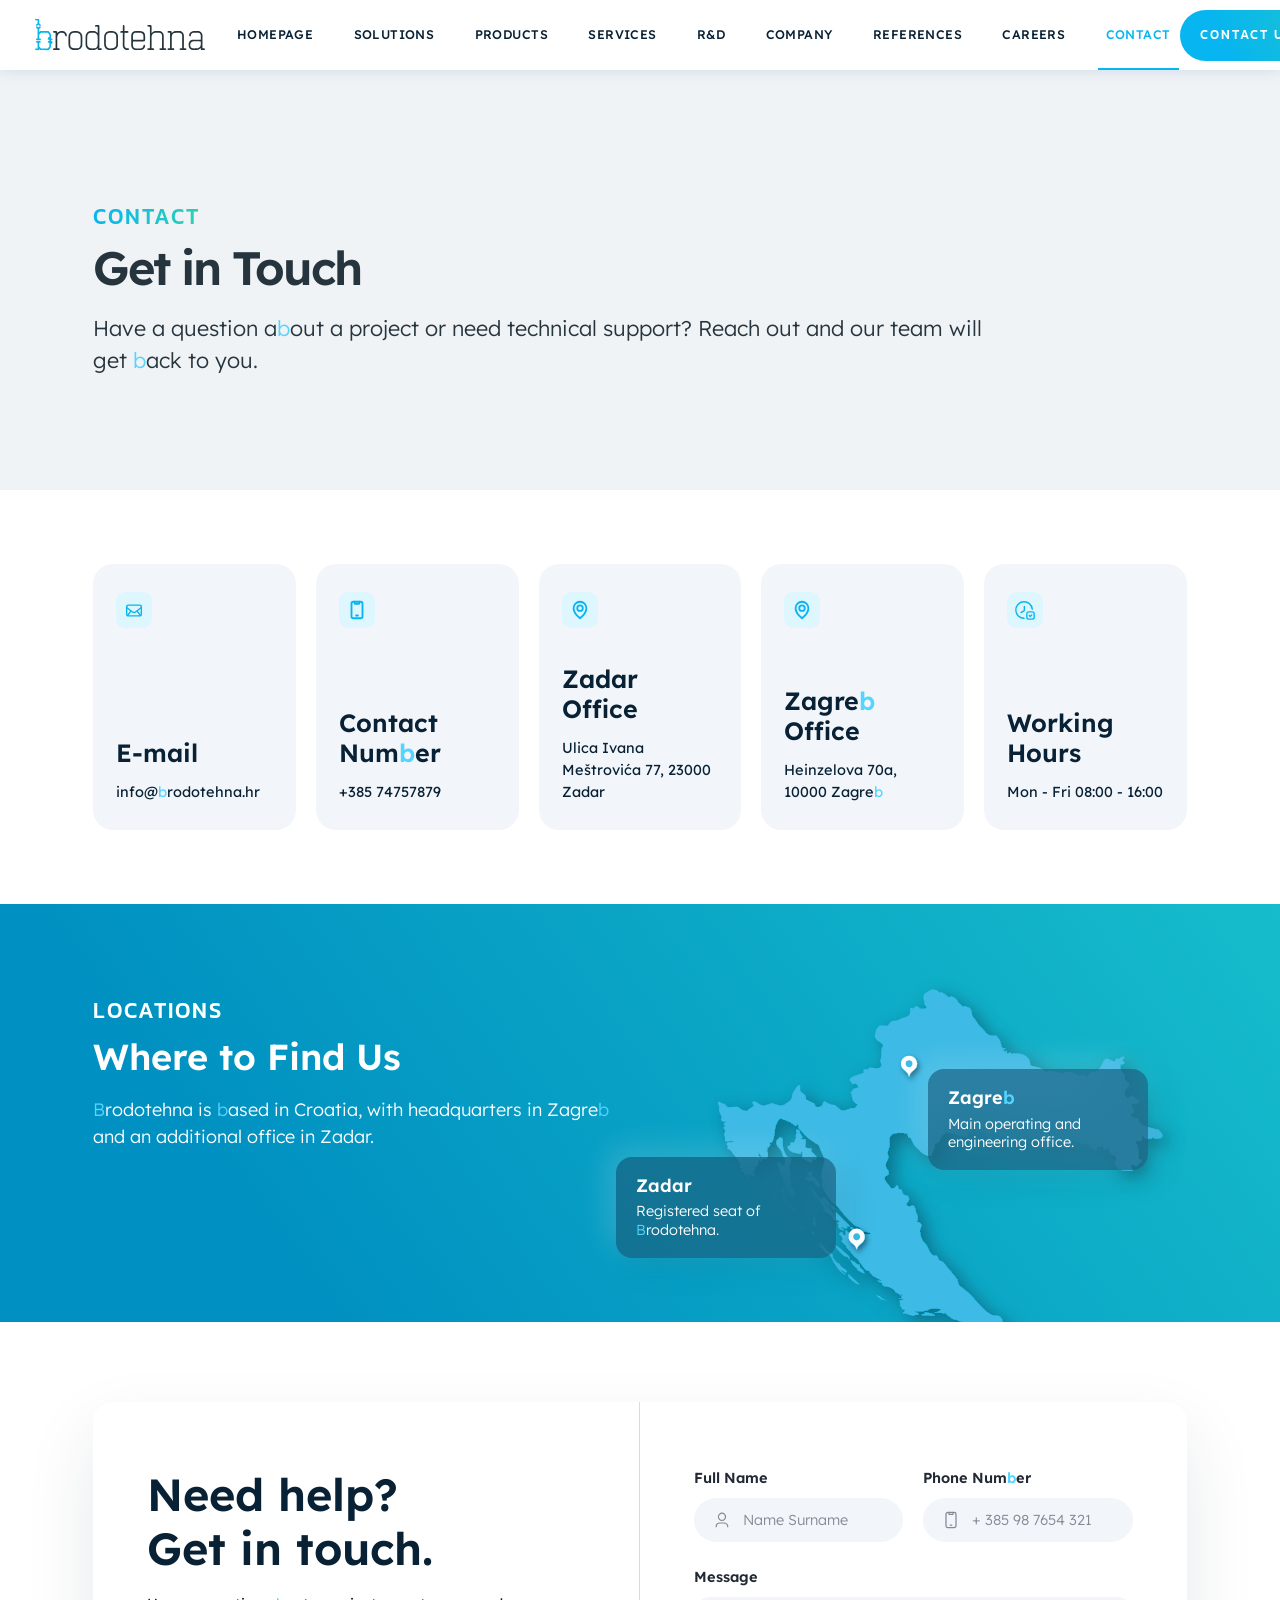
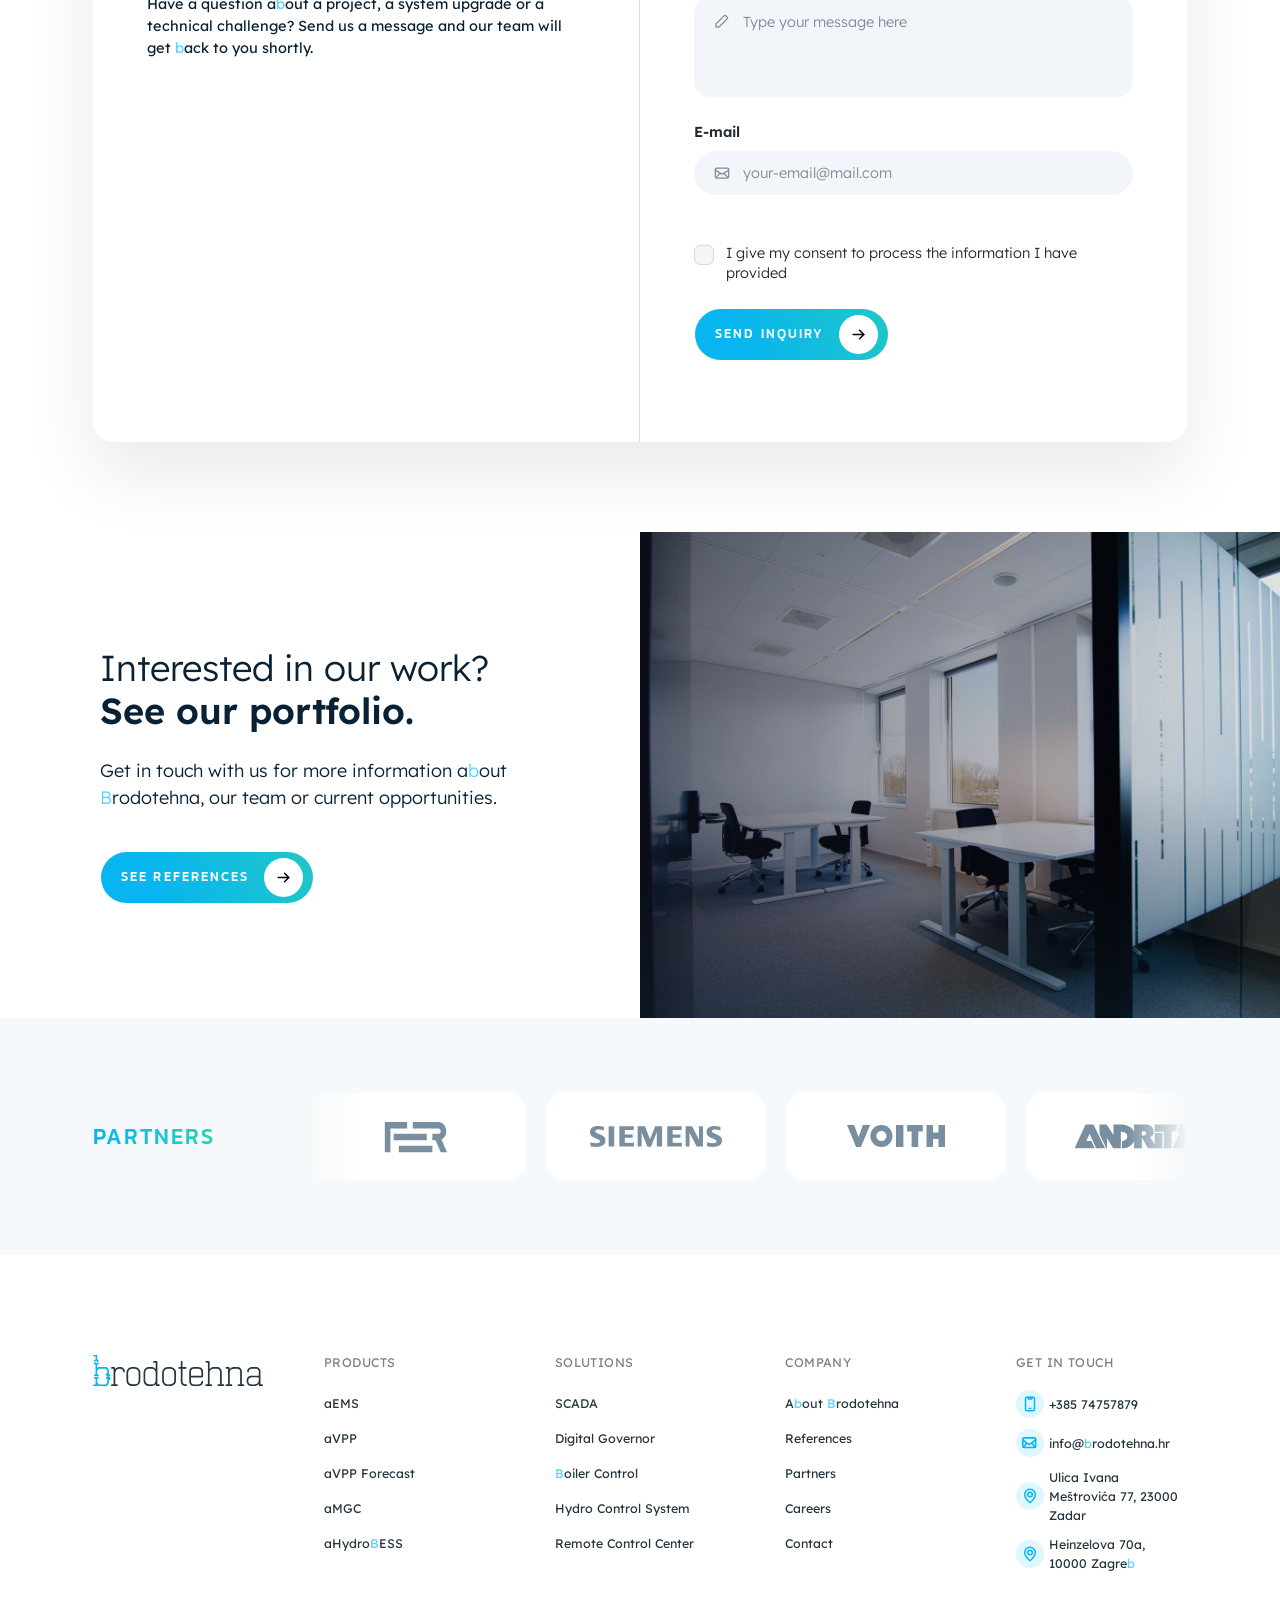
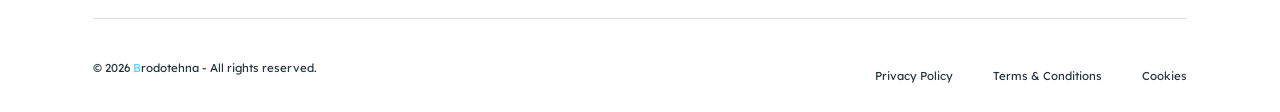
<file: contact.html>
<!DOCTYPE html>
<html lang="en">

<head>
  <meta charset="utf-8">
  <meta content="width=device-width, initial-scale=1.0" name="viewport">

  <title>Brodotehna - Contact</title>
  <meta content="Get in touch with Brodotehna - offices in Zagreb and Zadar, Croatia. Reach out by phone, email or the contact form." name="description">

  <!-- Favicons -->
  <link href="assets/img/brodotehna/favicon.svg" rel="icon">
  <link href="assets/img/apple-touch-icon.png" rel="apple-touch-icon">

  <!-- Google Fonts -->
  <link rel="preconnect" href="https://fonts.googleapis.com">
  <link rel="preconnect" href="https://fonts.gstatic.com" crossorigin>
  <link href="https://fonts.googleapis.com/css2?family=Kanit:wght@400;500;600&family=Lexend:wght@300;400;500;600&display=swap" rel="stylesheet">

  <!-- Vendor CSS Files -->
  <link href="assets/vendor/bootstrap/css/bootstrap.min.css" rel="stylesheet">
  <link href="assets/vendor/aos/aos.css" rel="stylesheet">

  <!-- Brodotehna Site CSS (see references.html for why main.css and
       bootstrap-icons aren't loaded here either) -->
  <link href="assets/css/brodotehna.css" rel="stylesheet">


  <!-- Umami Analytics -->
  <script defer src="https://analytics.brodotehna.eu/script.js" data-website-id="29f206f9-b267-4615-98bd-b09cdf3c040b"></script>

</head>

<body class="bth-page">

  <!-- ======= Menu ======= -->
  <nav class="navbar navbar-expand-xl bth-navbar sticky-top">
    <div class="bth-navbar__inner">
      <a href="index.html" class="navbar-brand bth-navbar__brand">
        <img src="assets/img/brodotehna/logo-brodotehna.svg" alt="Brodotehna">
      </a>

      <button type="button" class="navbar-toggler bth-navbar__toggler" data-bs-toggle="collapse" data-bs-target="#bthNavMain" aria-controls="bthNavMain" aria-expanded="false" aria-label="Toggle navigation">
        <img class="bth-icon-menu" src="assets/img/brodotehna/icon-menu.svg" alt="">
        <img class="bth-icon-close" src="assets/img/brodotehna/icon-close.svg" alt="">
      </button>

      <div class="collapse navbar-collapse" id="bthNavMain">
        <ul class="navbar-nav bth-navbar__nav">
          <li class="nav-item"><a class="nav-link" href="index.html">Homepage</a></li>
          <li class="nav-item"><a class="nav-link" href="solutions.html">Solutions</a></li>
          <li class="nav-item"><a class="nav-link" href="products.html">Products</a></li>
          <li class="nav-item"><a class="nav-link" href="services.html">Services</a></li>
          <li class="nav-item"><a class="nav-link" href="rd.html">R&amp;D</a></li>
          <li class="nav-item"><a class="nav-link" href="company.html">Company</a></li>
          <li class="nav-item"><a class="nav-link" href="references.html">References</a></li>
          <li class="nav-item"><a class="nav-link" href="careers.html">Careers</a></li>
          <li class="nav-item"><a class="nav-link active" href="contact.html">Contact</a></li>
        </ul>
        <a href="contact.html" class="bth-btn">
          <span>Contact us</span>
          <span class="bth-btn__icon"><img src="assets/img/brodotehna/icon-arrow.svg" alt=""></span>
        </a>
      </div>
    </div>
  </nav><!-- End Menu -->

  <main id="main">

    <!-- ======= Page Header ======= -->
    <section class="bth-page-header">
      <div class="bth-container" data-aos="fade-up">
        <p class="bth-eyebrow">Contact</p>
        <h1>Get in Touch</h1>
        <p>Have a question about a project or need technical support? Reach out and our team will get back to you.</p>
      </div>
    </section><!-- End Page Header -->

    <!-- ======= Info cards ======= -->
    <section class="bth-contact-info">
      <div class="bth-container">
        <div class="bth-contact-info__grid" data-aos="fade-up">
          <a href="mailto:info@brodotehna.hr" class="bth-contact-info__card">
            <div class="bth-contact-info__icon">
              <img class="bth-contact-info__icon-rest" src="assets/img/brodotehna/icon-email.svg" alt="">
              <img class="bth-contact-info__icon-hover" src="assets/img/brodotehna/icon-email-white.svg" alt="">
            </div>
            <div>
              <h3>E-mail</h3>
              <p>info@brodotehna.hr</p>
            </div>
          </a>
          <a href="tel:+38574757879" class="bth-contact-info__card">
            <div class="bth-contact-info__icon">
              <img class="bth-contact-info__icon-rest" src="assets/img/brodotehna/icon-phone.svg" alt="">
              <img class="bth-contact-info__icon-hover" src="assets/img/brodotehna/icon-phone-white.svg" alt="">
            </div>
            <div>
              <h3>Contact Number</h3>
              <p>+385 74757879</p>
            </div>
          </a>
          <a href="https://www.google.com/maps/search/?api=1&query=Ulica+Ivana+Me%C5%A1trovi%C4%87a+77%2C+23000+Zadar" target="_blank" rel="noopener noreferrer" class="bth-contact-info__card">
            <div class="bth-contact-info__icon">
              <img class="bth-contact-info__icon-rest" src="assets/img/brodotehna/icon-pin.svg" alt="">
              <img class="bth-contact-info__icon-hover" src="assets/img/brodotehna/icon-pin-white.svg" alt="">
            </div>
            <div>
              <h3>Zadar Office</h3>
              <p>Ulica Ivana Meštrovića 77, 23000 Zadar</p>
            </div>
          </a>
          <a href="https://www.google.com/maps/search/?api=1&query=Heinzelova+70a%2C+10000+Zagreb" target="_blank" rel="noopener noreferrer" class="bth-contact-info__card">
            <div class="bth-contact-info__icon">
              <img class="bth-contact-info__icon-rest" src="assets/img/brodotehna/icon-pin.svg" alt="">
              <img class="bth-contact-info__icon-hover" src="assets/img/brodotehna/icon-pin-white.svg" alt="">
            </div>
            <div>
              <h3>Zagreb Office</h3>
              <p>Heinzelova 70a, 10000 Zagreb</p>
            </div>
          </a>
          <div class="bth-contact-info__card">
            <div class="bth-contact-info__icon">
              <img class="bth-contact-info__icon-rest" src="assets/img/brodotehna/icon-time.svg" alt="">
              <img class="bth-contact-info__icon-hover" src="assets/img/brodotehna/icon-time-white.svg" alt="">
            </div>
            <div>
              <h3>Working Hours</h3>
              <p>Mon - Fri 08:00 - 16:00</p>
            </div>
          </div>
        </div>
      </div>
    </section><!-- End Info cards -->

    <!-- ======= Locations ======= -->
    <section class="bth-locations">
      <div class="bth-container">
        <div class="row">
          <div class="col-lg-6 align-self-start">
            <div class="bth-locations__intro" data-aos="fade-up">
              <p class="bth-eyebrow">Locations</p>
              <h2 class="bth-section-title">Where to Find Us</h2>
              <p class="bth-locations__copy">Brodotehna is based in Croatia, with headquarters in Zagreb and an additional office in Zadar.</p>
            </div>
          </div>
          <div class="col-lg-6 align-self-end">
            <div class="bth-locations__map" data-aos="fade-up">
              <img src="assets/img/brodotehna/Croatia-map.svg" alt="Map of Croatia showing Brodotehna's Zagreb and Zadar locations">
              <div class="bth-locations__pin bth-locations__pin--zagreb">
                <div class="bth-locations__card">
                  <h4>Zagreb</h4>
                  <p>Main operating and engineering office.</p>
                </div>
              </div>
              <div class="bth-locations__pin bth-locations__pin--zadar">
                <div class="bth-locations__card">
                  <h4>Zadar</h4>
                  <p>Registered seat of Brodotehna.</p>
                </div>
              </div>
            </div>
          </div>
        </div>
      </div>
    </section><!-- End Locations -->

    <!-- ======= Contact form ======= -->
    <section class="bth-contact-form">
      <div class="bth-container">
        <div class="bth-contact-form__card" data-aos="fade-up">
          <div class="bth-contact-form__intro">
            <h2>Need help?<br>Get in touch.</h2>
            <p>Have a question about a project, a system upgrade or a technical challenge? Send us a message and our team will get back to you shortly.</p>
          </div>
          <div class="bth-contact-form__fields">
            <form id="contact-form">
			<div class="bth-honeypot" aria-hidden="true">
				<label for="cf-website">Website</label>
				<input type="text"
					   id="cf-website"
					   name="website"
					   tabindex="-1"
					   autocomplete="off">
			</div>
              <div class="bth-contact-form__row">
                <div class="bth-contact-form__field">
                  <label for="cf-name">Full Name</label>
                  <div class="bth-contact-form__input">
                    <img src="assets/img/brodotehna/icon-form-name.svg" alt="">
                    <input type="text" placeholder="Name Surname"
					   id="cf-name"
					   name="name"
					   required>
                  </div>
                </div>
                <div class="bth-contact-form__field">
                  <label for="cf-phone">Phone Number</label>
                  <div class="bth-contact-form__input">
                    <img src="assets/img/brodotehna/icon-form-phone.svg" alt="">
                    <input type="tel" id="cf-phone" name="phone" placeholder="+ 385 98 7654 321">
                  </div>
                </div>
              </div>

              <div class="bth-contact-form__row" style="grid-template-columns: 1fr;">
                <div class="bth-contact-form__field">
                  <label for="cf-message">Message</label>
                  <div class="bth-contact-form__input bth-contact-form__input--textarea">
                    <img src="assets/img/brodotehna/icon-form-message.svg" alt="">
                    <textarea id="cf-message" placeholder="Type your message here"
					  name="message"
					  required></textarea>
                  </div>
                </div>
              </div>

              <div class="bth-contact-form__row" style="grid-template-columns: 1fr;">
                <div class="bth-contact-form__field">
                  <label for="cf-email">E-mail</label>
                  <div class="bth-contact-form__input">
                    <img src="assets/img/brodotehna/icon-form-email.svg" alt="">
                    <input type="email" placeholder="your-email@mail.com"
					   id="cf-email"
					   name="email"
					   required>
                  </div>
                </div>
              </div>

              <div class="bth-contact-form__row" style="grid-template-columns: 1fr;">
                <div class="bth-contact-form__field">
                  <div class="cf-turnstile"
						 data-sitekey="0x4AAAAAAEqNedHkeIEd_UB-"
						 data-action="contact"
						 data-size="flexible">
					</div>
                </div>
              </div>

              <div class="bth-contact-form__consent">
                <input type="checkbox"
				   class="form-check-input"
				   id="cf-consent"
				   name="consent"
				   required>
                <label for="cf-consent">I give my consent to process the information I have provided</label>
              </div>

              <button type="submit" class="bth-btn">
                <span>Send Inquiry</span>
                <span class="bth-btn__icon"><img src="assets/img/brodotehna/icon-arrow.svg" alt=""></span>
              </button>
			  <p id="contact-form-status"
			   role="status"
			   aria-live="polite"></p>
            </form>
          </div>
        </div>
      </div>
    </section><!-- End Contact form -->

    <!-- ======= CTA ======= -->
    <section class="bth-solutions-cta bth-solutions-cta--white">
      <div class="row g-0 align-items-center">
        <div class="col-lg-6 order-lg-1">
          <div class="bth-solutions-cta__content" data-aos="fade-up">
            <h2><span class="bth-fw-light">Interested in our work?</span><span class="bth-fw-semibold">See our portfolio.</span></h2>
            <p>Get in touch with us for more information about Brodotehna, our team or current opportunities.</p>
            <a href="references.html" class="bth-btn">
              <span>See references</span>
              <span class="bth-btn__icon"><img src="assets/img/brodotehna/icon-arrow.svg" alt=""></span>
            </a>
          </div>
        </div>
        <div class="col-lg-6 order-lg-2">
          <div class="bth-solutions-cta__media" data-aos="fade-up">
            <img src="assets/img/brodotehna/contact-cta-office-optimized.jpg" alt="Brodotehna office">
          </div>
        </div>
      </div>
    </section><!-- End CTA -->

    <!-- ======= Partners ======= -->
    <section class="bth-partners">
      <div class="bth-container">
        <p class="bth-partners__label">Partners</p>
        <div class="bth-partners__viewport" data-aos="fade-up">
          <div class="bth-partners__row">
            <img src="assets/img/brodotehna/partner-logo-2.svg" alt="Partner logo">
            <img src="assets/img/brodotehna/partner-logo-3.svg" alt="Siemens">
            <img src="assets/img/brodotehna/partner-logo-4.svg" alt="Voith">
            <img src="assets/img/brodotehna/partner-logo-6.svg" alt="Andritz">
          </div>
          <div class="bth-partners__row" aria-hidden="true">
            <img src="assets/img/brodotehna/partner-logo-2.svg" alt="">
            <img src="assets/img/brodotehna/partner-logo-3.svg" alt="">
            <img src="assets/img/brodotehna/partner-logo-4.svg" alt="">
            <img src="assets/img/brodotehna/partner-logo-6.svg" alt="">
          </div>
        </div>
      </div>
    </section><!-- End Partners -->

  </main><!-- End #main -->

  <!-- ======= Footer ======= -->
  <footer class="bth-footer">
    <div class="bth-container">
      <div class="bth-footer__top row row-cols-2 row-cols-md-3 row-cols-xl-5 gy-5" data-aos="fade-up">
        <div class="col bth-footer__col">
          <div class="bth-footer__brand">
            <img src="assets/img/brodotehna/logo-brodotehna.svg" alt="Brodotehna">
            <div class="bth-footer__social">
<!--
              <a href="#" aria-label="Instagram"><img src="assets/img/brodotehna/icon-instagram.svg" alt=""></a>
              <a href="#" aria-label="Facebook"><img src="assets/img/brodotehna/icon-facebook.svg" alt=""></a>
              <a href="#" aria-label="LinkedIn"><img src="assets/img/brodotehna/icon-linkedin.svg" alt=""></a>
-->
            </div>
          </div>
        </div>

        <div class="col bth-footer__col">
          <h4>Products</h4>
          <ul>
            <li><a href="products.html#solution-1">aEMS</a></li>
            <li><a href="products.html#solution-2">aVPP</a></li>
            <li><a href="products.html#solution-3">aVPP Forecast</a></li>
            <li><a href="products.html#solution-4">aMGC</a></li>
            <li><a href="products.html#solution-5">aHydroBESS</a></li>
          </ul>
        </div>

        <div class="col bth-footer__col">
          <h4>Solutions</h4>
          <ul>
            <li><a href="solutions.html#solution-2">SCADA</a></li>
            <li><a href="solutions.html#solution-3">Digital Governor</a></li>
            <li><a href="solutions.html#solution-4">Boiler Control</a></li>
            <li><a href="solutions.html#solution-5">Hydro Control System</a></li>
            <li><a href="solutions.html#solution-6">Remote Control Center</a></li>
          </ul>
        </div>

        <div class="col bth-footer__col">
          <h4>Company</h4>
          <ul>
            <li><a href="company.html">About Brodotehna</a></li>
            <li><a href="references.html">References</a></li>
            <li><a href="#">Partners</a></li>
            <li><a href="careers.html">Careers</a></li>
            <li><a href="contact.html">Contact</a></li>
          </ul>
        </div>

        <div class="col bth-footer__col">
          <h4>Get in touch</h4>
          <ul>
            <li class="bth-footer__contact-row">
              <span class="bth-footer__contact-icon"><img src="assets/img/brodotehna/icon-phone.svg" alt=""></span>
              <a href="tel:+38574757879">+385 74757879</a>
            </li>
            <li class="bth-footer__contact-row">
              <span class="bth-footer__contact-icon"><img src="assets/img/brodotehna/email-icon2.svg" alt=""></span>
              <a href="mailto:info@brodotehna.hr">info@brodotehna.hr</a>
            </li>
            <li class="bth-footer__contact-row">
              <span class="bth-footer__contact-icon"><img src="assets/img/brodotehna/icon-pin.svg" alt=""></span>
              <a href="#">Ulica Ivana Meštrovića 77, 23000 Zadar</a>
            </li>
            <li class="bth-footer__contact-row">
              <span class="bth-footer__contact-icon"><img src="assets/img/brodotehna/icon-pin.svg" alt=""></span>
              <a href="#">Heinzelova 70a, 10000 Zagreb</a>
            </li>
          </ul>
        </div>
      </div>

      <div class="bth-footer__bottom">
        <p>© 2026 Brodotehna - All rights reserved.</p>
        <div class="bth-footer__legal">
          <a href="privacy-policy.html">Privacy Policy</a>
          <a href="terms-conditions.html">Terms &amp; Conditions</a>
          <a href="cookies.html">Cookies</a>
        </div>
      </div>
    </div>
  </footer>
  <!-- End Footer -->

  <a href="#" class="scroll-top d-flex align-items-center justify-content-center">
    <img src="assets/img/brodotehna/icon-scroll-top.svg" alt="" width="17" height="17">
  </a>

  <div id="preloader">
    <div class="loader-wrap">
      <svg class="loader-logo" viewBox="0 0 18 32" xmlns="http://www.w3.org/2000/svg" aria-label="Loading">
        <defs>
          <clipPath id="bthPreloaderShape">
            <path d="M0.376221 0H3.99174C4.35253 0.495564 4.21668 3.66813 4.21173 4.47315C5.01069 4.87615 6.09484 5.65272 5.70634 6.68852C4.94451 7.41941 4.03047 6.37052 3.44972 5.86592C3.02343 6.07668 2.09348 7.08803 1.71223 6.9265C-0.0867535 6.16432 1.71155 4.99147 2.56827 4.46494L2.57404 1.35053C1.79078 1.36548 0.363747 1.57692 0.0703125 0.717025C0.0915492 0.370192 0.169207 0.283844 0.376221 0Z"/>
            <path d="M1.68732 7.30066C2.20569 7.28947 2.98511 8.09586 3.43503 8.46717C3.91678 8.03898 4.40789 7.62143 4.908 7.21484C6.80193 8.24058 5.26954 9.16404 4.19641 9.99481C4.18508 11.0788 4.1951 12.163 4.22651 13.2466C4.55204 12.836 4.84022 12.4422 5.25326 12.1154C7.71557 12.0804 11.041 11.9584 13.4315 12.0865C14.1252 12.5825 15.6711 14.3429 15.8494 15.2166C16.1009 16.4478 15.9838 18.1718 15.9689 19.4615C16.7004 19.4432 17.218 19.3596 17.6324 20.1631C17.729 20.3505 17.6666 20.4379 17.5947 20.6149C17.1691 21.0267 16.5284 21.0734 15.9455 21.1754C15.7355 22.4429 17.5984 21.7867 17.4887 22.8557C17.4378 23.3514 17.2634 24.55 16.9853 24.8444C16.6482 24.9973 16.3269 24.9603 15.9592 24.9497C15.9873 26.0966 16.1637 27.6703 15.5435 28.6743C15.0775 29.4282 14.0938 30.6582 13.3189 31.1268C10.7886 31.1802 7.84124 31.0865 5.25009 31.0934C4.97247 30.8889 4.44917 30.2464 4.24706 30.215C4.20674 30.4121 4.17975 30.4939 4.11088 30.6795C3.51797 31.3322 0.896527 31.2709 0.238474 30.8025C-0.797511 29.2687 1.83259 29.4592 2.57479 29.4732L2.56075 23.7376C2.02674 23.7467 1.46059 23.7952 1.11256 23.3521C-0.0811466 21.8323 3.56557 22.0907 4.02514 22.0908C4.13643 22.0871 4.24777 22.0844 4.35912 22.0828C5.10032 22.0739 6.32416 22.4345 5.59576 23.4581C5.34624 23.8087 4.63351 23.7601 4.21582 23.7547C4.1616 24.8998 4.21583 26.3185 4.23081 27.4831C4.86386 28.1542 5.35389 28.85 6.05661 29.5444C7.46785 29.4155 11.2007 29.4571 12.6727 29.5142C13.2165 28.9645 13.8943 28.2315 14.3043 27.5801C14.3523 26.3269 14.3351 24.995 14.3389 23.7355C13.3309 23.7515 12.2402 23.5883 13.0137 22.3085C13.2477 21.9215 14.0864 22.3019 14.3909 21.9819C14.3863 20.7741 13.0675 21.4179 12.8307 20.6101C12.7174 20.2237 12.8652 19.1346 13.0296 18.7287C13.3195 18.0129 14.039 18.3907 14.299 18.2984C14.4157 17.8361 14.3464 16.3242 14.3397 15.7576C13.8327 14.9575 13.3582 14.3648 12.7149 13.6833C10.5169 13.708 8.25402 13.6747 6.04155 13.687C5.49926 14.1725 4.60495 15.2193 4.18668 15.8025L4.20308 19.4763C4.67986 19.4533 5.31422 19.3882 5.65117 19.8099C7.11565 21.643 1.87784 21.2345 1.27295 20.9123C0.254955 19.7595 1.56844 19.4558 2.54429 19.5206C2.63406 16.431 2.54601 12.9602 2.55404 9.82941C1.47647 9.26013 0.18175 8.28091 1.68732 7.30066Z"/>
          </clipPath>
          <filter id="bthPreloaderGlow" x="-100%" y="-100%" width="300%" height="300%">
            <feGaussianBlur stdDeviation="0.55" result="blur"/>
            <feMerge>
              <feMergeNode in="blur"/>
              <feMergeNode in="SourceGraphic"/>
            </feMerge>
          </filter>
          <linearGradient id="bthPreloaderShine" x1="0" y1="0" x2="0" y2="1">
            <stop offset="0%" stop-color="white" stop-opacity="0"/>
            <stop offset="50%" stop-color="white" stop-opacity=".75"/>
            <stop offset="100%" stop-color="white" stop-opacity="0"/>
          </linearGradient>
        </defs>
        <g class="loader-logo-base">
          <path d="M0.376221 0H3.99174C4.35253 0.495564 4.21668 3.66813 4.21173 4.47315C5.01069 4.87615 6.09484 5.65272 5.70634 6.68852C4.94451 7.41941 4.03047 6.37052 3.44972 5.86592C3.02343 6.07668 2.09348 7.08803 1.71223 6.9265C-0.0867535 6.16432 1.71155 4.99147 2.56827 4.46494L2.57404 1.35053C1.79078 1.36548 0.363747 1.57692 0.0703125 0.717025C0.0915492 0.370192 0.169207 0.283844 0.376221 0Z"/>
          <path d="M1.68732 7.30066C2.20569 7.28947 2.98511 8.09586 3.43503 8.46717C3.91678 8.03898 4.40789 7.62143 4.908 7.21484C6.80193 8.24058 5.26954 9.16404 4.19641 9.99481C4.18508 11.0788 4.1951 12.163 4.22651 13.2466C4.55204 12.836 4.84022 12.4422 5.25326 12.1154C7.71557 12.0804 11.041 11.9584 13.4315 12.0865C14.1252 12.5825 15.6711 14.3429 15.8494 15.2166C16.1009 16.4478 15.9838 18.1718 15.9689 19.4615C16.7004 19.4432 17.218 19.3596 17.6324 20.1631C17.729 20.3505 17.6666 20.4379 17.5947 20.6149C17.1691 21.0267 16.5284 21.0734 15.9455 21.1754C15.7355 22.4429 17.5984 21.7867 17.4887 22.8557C17.4378 23.3514 17.2634 24.55 16.9853 24.8444C16.6482 24.9973 16.3269 24.9603 15.9592 24.9497C15.9873 26.0966 16.1637 27.6703 15.5435 28.6743C15.0775 29.4282 14.0938 30.6582 13.3189 31.1268C10.7886 31.1802 7.84124 31.0865 5.25009 31.0934C4.97247 30.8889 4.44917 30.2464 4.24706 30.215C4.20674 30.4121 4.17975 30.4939 4.11088 30.6795C3.51797 31.3322 0.896527 31.2709 0.238474 30.8025C-0.797511 29.2687 1.83259 29.4592 2.57479 29.4732L2.56075 23.7376C2.02674 23.7467 1.46059 23.7952 1.11256 23.3521C-0.0811466 21.8323 3.56557 22.0907 4.02514 22.0908C4.13643 22.0871 4.24777 22.0844 4.35912 22.0828C5.10032 22.0739 6.32416 22.4345 5.59576 23.4581C5.34624 23.8087 4.63351 23.7601 4.21582 23.7547C4.1616 24.8998 4.21583 26.3185 4.23081 27.4831C4.86386 28.1542 5.35389 28.85 6.05661 29.5444C7.46785 29.4155 11.2007 29.4571 12.6727 29.5142C13.2165 28.9645 13.8943 28.2315 14.3043 27.5801C14.3523 26.3269 14.3351 24.995 14.3389 23.7355C13.3309 23.7515 12.2402 23.5883 13.0137 22.3085C13.2477 21.9215 14.0864 22.3019 14.3909 21.9819C14.3863 20.7741 13.0675 21.4179 12.8307 20.6101C12.7174 20.2237 12.8652 19.1346 13.0296 18.7287C13.3195 18.0129 14.039 18.3907 14.299 18.2984C14.4157 17.8361 14.3464 16.3242 14.3397 15.7576C13.8327 14.9575 13.3582 14.3648 12.7149 13.6833C10.5169 13.708 8.25402 13.6747 6.04155 13.687C5.49926 14.1725 4.60495 15.2193 4.18668 15.8025L4.20308 19.4763C4.67986 19.4533 5.31422 19.3882 5.65117 19.8099C7.11565 21.643 1.87784 21.2345 1.27295 20.9123C0.254955 19.7595 1.56844 19.4558 2.54429 19.5206C2.63406 16.431 2.54601 12.9602 2.55404 9.82941C1.47647 9.26013 0.18175 8.28091 1.68732 7.30066Z"/>
        </g>
        <g clip-path="url(#bthPreloaderShape)">
          <rect class="loader-logo-fill loader-fill-rect" x="-2" y="0" width="22" height="32"/>
          <rect class="loader-shine" x="-2" y="28" width="22" height="5" fill="url(#bthPreloaderShine)"/>
        </g>
      </svg>
    </div>
  </div>

  <!-- Vendor JS Files -->
  <script src="assets/vendor/bootstrap/js/bootstrap.min.js"></script>
  <script src="assets/vendor/aos/aos.js"></script>

  <!-- Brodotehna Site JS -->
  <script src="assets/js/brodotehna.js"></script>
<script src="https://challenges.cloudflare.com/turnstile/v0/api.js"
        async
        defer></script>
</body>

</html>
</file>
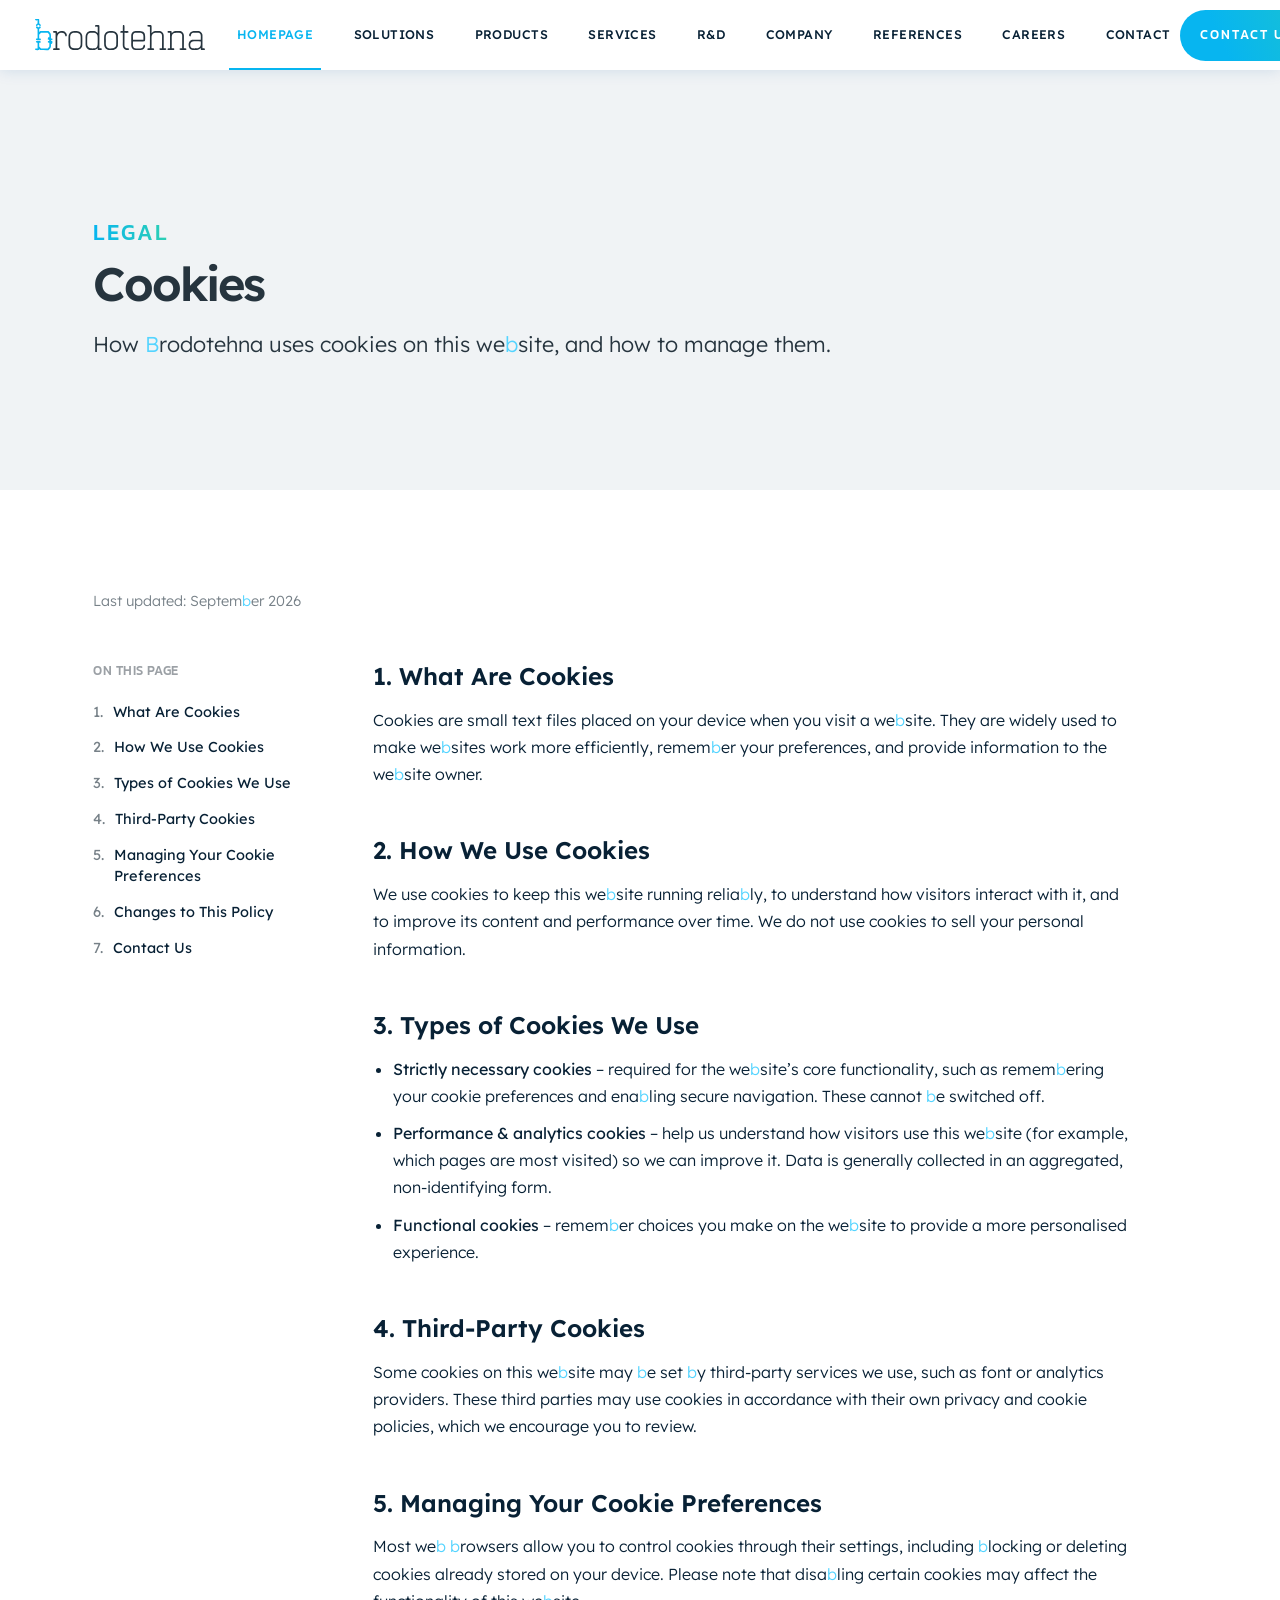
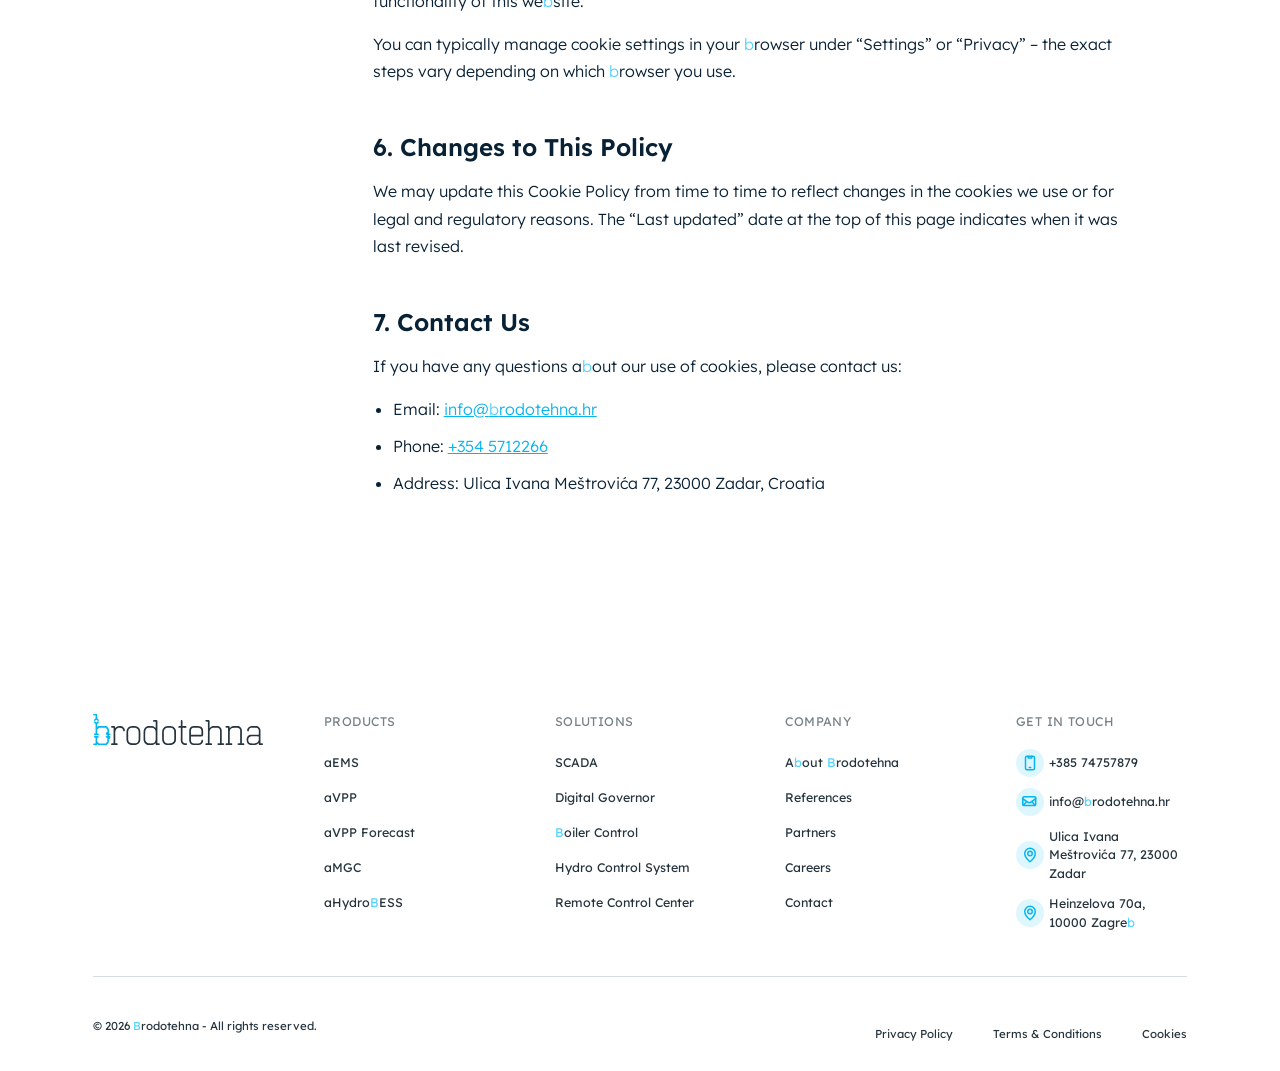
<file: cookies.html>
<!DOCTYPE html>
<html lang="en">

<head>
  <meta charset="utf-8">
  <meta content="width=device-width, initial-scale=1.0" name="viewport">

  <title>Brodotehna - Cookies</title>
  <meta content="How Brodotehna uses cookies on this website, and how to manage them." name="description">

  <!-- Favicons -->
  <link href="assets/img/brodotehna/favicon.svg" rel="icon">
  <link href="assets/img/apple-touch-icon.png" rel="apple-touch-icon">

  <!-- Google Fonts -->
  <link rel="preconnect" href="https://fonts.googleapis.com">
  <link rel="preconnect" href="https://fonts.gstatic.com" crossorigin>
  <link href="https://fonts.googleapis.com/css2?family=Kanit:wght@400;500;600&family=Lexend:wght@300;400;500;600&display=swap" rel="stylesheet">

  <!-- Vendor CSS Files -->
  <link href="assets/vendor/bootstrap/css/bootstrap.min.css" rel="stylesheet">
  <link href="assets/vendor/aos/aos.css" rel="stylesheet">

  <!-- Brodotehna Site CSS (see references.html for why main.css and
       bootstrap-icons aren't loaded here either) -->
  <link href="assets/css/brodotehna.css" rel="stylesheet">


  <!-- Umami Analytics -->
  <script defer src="https://analytics.brodotehna.eu/script.js" data-website-id="29f206f9-b267-4615-98bd-b09cdf3c040b"></script>

</head>

<body class="bth-page">

<!-- ======= Menu ======= -->
  <nav class="navbar navbar-expand-xl bth-navbar sticky-top">
    <div class="bth-navbar__inner">
      <a href="index.html" class="navbar-brand bth-navbar__brand">
        <img src="assets/img/brodotehna/logo-brodotehna.svg" alt="Brodotehna">
      </a>

      <button type="button" class="navbar-toggler bth-navbar__toggler" data-bs-toggle="collapse" data-bs-target="#bthNavMain" aria-controls="bthNavMain" aria-expanded="false" aria-label="Toggle navigation">
        <img class="bth-icon-menu" src="assets/img/brodotehna/icon-menu.svg" alt="">
        <img class="bth-icon-close" src="assets/img/brodotehna/icon-close.svg" alt="">
      </button>

      <div class="collapse navbar-collapse" id="bthNavMain">
        <ul class="navbar-nav bth-navbar__nav">
          <li class="nav-item"><a class="nav-link active" href="index.html">Homepage</a></li>
          <li class="nav-item"><a class="nav-link" href="solutions.html">Solutions</a></li>
          <li class="nav-item"><a class="nav-link" href="products.html">Products</a></li>
          <li class="nav-item"><a class="nav-link" href="services.html">Services</a></li>
          <li class="nav-item"><a class="nav-link" href="rd.html">R&amp;D</a></li>
          <li class="nav-item"><a class="nav-link" href="company.html">Company</a></li>
          <li class="nav-item"><a class="nav-link" href="references.html">References</a></li>
          <li class="nav-item"><a class="nav-link" href="careers.html">Careers</a></li>
          <li class="nav-item"><a class="nav-link" href="contact.html">Contact</a></li>
        </ul>
        <a href="contact.html" class="bth-btn">
          <span>Contact us</span>
          <span class="bth-btn__icon"><img src="assets/img/brodotehna/icon-arrow.svg" alt=""></span>
        </a>
      </div>
    </div>
  </nav><!-- End Menu -->

  
  <main id="main">

    <!-- ======= Page Header ======= -->
    <section class="bth-page-header">
      <div class="bth-container" data-aos="fade-up">
        <p class="bth-eyebrow">Legal</p>
        <h1>Cookies</h1>
        <p>How Brodotehna uses cookies on this website, and how to manage them.</p>
      </div>
    </section><!-- End Page Header -->

    <!-- ======= Legal content ======= -->
    <section class="bth-legal">
      <div class="bth-container">
        <p class="bth-legal__updated">Last updated: September 2026</p>
        <div class="row">
          <div class="col-lg-3">
            <div class="bth-legal__toc" data-aos="fade-up">
              <p class="bth-legal__toc-title">On this page</p>
              <ol>
                <li><a href="#what-are-cookies">What Are Cookies</a></li>
                <li><a href="#how-we-use-cookies">How We Use Cookies</a></li>
                <li><a href="#types-of-cookies-we-use">Types of Cookies We Use</a></li>
                <li><a href="#third-party-cookies">Third-Party Cookies</a></li>
                <li><a href="#managing-your-preferences">Managing Your Cookie Preferences</a></li>
                <li><a href="#changes-to-this-policy">Changes to This Policy</a></li>
                <li><a href="#contact-us">Contact Us</a></li>
              </ol>
            </div>
          </div>
          <div class="col-lg-9">
            <div class="bth-legal__content" data-aos="fade-up">
              <section id="what-are-cookies">
                <h2>1. What Are Cookies</h2>
                <p>Cookies are small text files placed on your device when you visit a website. They are widely used to make websites work more efficiently, remember your preferences, and provide information to the website owner.</p>
              </section>

              <section id="how-we-use-cookies">
                <h2>2. How We Use Cookies</h2>
                <p>We use cookies to keep this website running reliably, to understand how visitors interact with it, and to improve its content and performance over time. We do not use cookies to sell your personal information.</p>
              </section>

              <section id="types-of-cookies-we-use">
                <h2>3. Types of Cookies We Use</h2>
                <ul>
                  <li><strong>Strictly necessary cookies</strong> – required for the website’s core functionality, such as remembering your cookie preferences and enabling secure navigation. These cannot be switched off.</li>
                  <li><strong>Performance &amp; analytics cookies</strong> – help us understand how visitors use this website (for example, which pages are most visited) so we can improve it. Data is generally collected in an aggregated, non-identifying form.</li>
                  <li><strong>Functional cookies</strong> – remember choices you make on the website to provide a more personalised experience.</li>
                </ul>
              </section>

              <section id="third-party-cookies">
                <h2>4. Third-Party Cookies</h2>
                <p>Some cookies on this website may be set by third-party services we use, such as font or analytics providers. These third parties may use cookies in accordance with their own privacy and cookie policies, which we encourage you to review.</p>
              </section>

              <section id="managing-your-preferences">
                <h2>5. Managing Your Cookie Preferences</h2>
                <p>Most web browsers allow you to control cookies through their settings, including blocking or deleting cookies already stored on your device. Please note that disabling certain cookies may affect the functionality of this website.</p>
                <p>You can typically manage cookie settings in your browser under “Settings” or “Privacy” – the exact steps vary depending on which browser you use.</p>
              </section>

              <section id="changes-to-this-policy">
                <h2>6. Changes to This Policy</h2>
                <p>We may update this Cookie Policy from time to time to reflect changes in the cookies we use or for legal and regulatory reasons. The “Last updated” date at the top of this page indicates when it was last revised.</p>
              </section>

              <section id="contact-us">
                <h2>7. Contact Us</h2>
                <p>If you have any questions about our use of cookies, please contact us:</p>
                <ul>
                  <li>Email: <a href="mailto:info@brodotehna.hr">info@brodotehna.hr</a></li>
                  <li>Phone: <a href="tel:+3545712266">+354 5712266</a></li>
                  <li>Address: Ulica Ivana Meštrovića 77, 23000 Zadar, Croatia</li>
                </ul>
              </section>
            </div>
          </div>
        </div>
      </div>
    </section><!-- End Legal content -->

  </main><!-- End #main -->

  <!-- ======= Footer ======= -->
  <footer class="bth-footer">
    <div class="bth-container">
      <div class="bth-footer__top row row-cols-2 row-cols-md-3 row-cols-xl-5 gy-5" data-aos="fade-up">
        <div class="col bth-footer__col">
          <div class="bth-footer__brand">
            <img src="assets/img/brodotehna/logo-brodotehna.svg" alt="Brodotehna">
            <div class="bth-footer__social">
<!--
              <a href="#" aria-label="Instagram"><img src="assets/img/brodotehna/icon-instagram.svg" alt=""></a>
              <a href="#" aria-label="Facebook"><img src="assets/img/brodotehna/icon-facebook.svg" alt=""></a>
              <a href="#" aria-label="LinkedIn"><img src="assets/img/brodotehna/icon-linkedin.svg" alt=""></a>
-->
            </div>
          </div>
        </div>

        <div class="col bth-footer__col">
          <h4>Products</h4>
          <ul>
            <li><a href="products.html#solution-1">aEMS</a></li>
            <li><a href="products.html#solution-2">aVPP</a></li>
            <li><a href="products.html#solution-3">aVPP Forecast</a></li>
            <li><a href="products.html#solution-4">aMGC</a></li>
            <li><a href="products.html#solution-5">aHydroBESS</a></li>
          </ul>
        </div>

        <div class="col bth-footer__col">
          <h4>Solutions</h4>
          <ul>
            <li><a href="solutions.html#solution-2">SCADA</a></li>
            <li><a href="solutions.html#solution-3">Digital Governor</a></li>
            <li><a href="solutions.html#solution-4">Boiler Control</a></li>
            <li><a href="solutions.html#solution-5">Hydro Control System</a></li>
            <li><a href="solutions.html#solution-6">Remote Control Center</a></li>
          </ul>
        </div>

        <div class="col bth-footer__col">
          <h4>Company</h4>
          <ul>
            <li><a href="company.html">About Brodotehna</a></li>
            <li><a href="references.html">References</a></li>
            <li><a href="#">Partners</a></li>
            <li><a href="careers.html">Careers</a></li>
            <li><a href="contact.html">Contact</a></li>
          </ul>
        </div>

        <div class="col bth-footer__col">
          <h4>Get in touch</h4>
          <ul>
            <li class="bth-footer__contact-row">
              <span class="bth-footer__contact-icon"><img src="assets/img/brodotehna/icon-phone.svg" alt=""></span>
              <a href="tel:+38574757879">+385 74757879</a>
            </li>
            <li class="bth-footer__contact-row">
              <span class="bth-footer__contact-icon"><img src="assets/img/brodotehna/email-icon2.svg" alt=""></span>
              <a href="mailto:info@brodotehna.hr">info@brodotehna.hr</a>
            </li>
            <li class="bth-footer__contact-row">
              <span class="bth-footer__contact-icon"><img src="assets/img/brodotehna/icon-pin.svg" alt=""></span>
              <a href="#">Ulica Ivana Meštrovića 77, 23000 Zadar</a>
            </li>
            <li class="bth-footer__contact-row">
              <span class="bth-footer__contact-icon"><img src="assets/img/brodotehna/icon-pin.svg" alt=""></span>
              <a href="#">Heinzelova 70a, 10000 Zagreb</a>
            </li>
          </ul>
        </div>
      </div>

      <div class="bth-footer__bottom">
        <p>© 2026 Brodotehna - All rights reserved.</p>
        <div class="bth-footer__legal">
          <a href="privacy-policy.html">Privacy Policy</a>
          <a href="terms-conditions.html">Terms &amp; Conditions</a>
          <a href="cookies.html">Cookies</a>
        </div>
      </div>
    </div>
  </footer>
  <!-- End Footer -->

  <a href="#" class="scroll-top d-flex align-items-center justify-content-center">
    <img src="assets/img/brodotehna/icon-scroll-top.svg" alt="" width="17" height="17">
  </a>

  <div id="preloader">
    <div class="loader-wrap">
      <svg class="loader-logo" viewBox="0 0 18 32" xmlns="http://www.w3.org/2000/svg" aria-label="Loading">
        <defs>
          <clipPath id="bthPreloaderShape">
            <path d="M0.376221 0H3.99174C4.35253 0.495564 4.21668 3.66813 4.21173 4.47315C5.01069 4.87615 6.09484 5.65272 5.70634 6.68852C4.94451 7.41941 4.03047 6.37052 3.44972 5.86592C3.02343 6.07668 2.09348 7.08803 1.71223 6.9265C-0.0867535 6.16432 1.71155 4.99147 2.56827 4.46494L2.57404 1.35053C1.79078 1.36548 0.363747 1.57692 0.0703125 0.717025C0.0915492 0.370192 0.169207 0.283844 0.376221 0Z"/>
            <path d="M1.68732 7.30066C2.20569 7.28947 2.98511 8.09586 3.43503 8.46717C3.91678 8.03898 4.40789 7.62143 4.908 7.21484C6.80193 8.24058 5.26954 9.16404 4.19641 9.99481C4.18508 11.0788 4.1951 12.163 4.22651 13.2466C4.55204 12.836 4.84022 12.4422 5.25326 12.1154C7.71557 12.0804 11.041 11.9584 13.4315 12.0865C14.1252 12.5825 15.6711 14.3429 15.8494 15.2166C16.1009 16.4478 15.9838 18.1718 15.9689 19.4615C16.7004 19.4432 17.218 19.3596 17.6324 20.1631C17.729 20.3505 17.6666 20.4379 17.5947 20.6149C17.1691 21.0267 16.5284 21.0734 15.9455 21.1754C15.7355 22.4429 17.5984 21.7867 17.4887 22.8557C17.4378 23.3514 17.2634 24.55 16.9853 24.8444C16.6482 24.9973 16.3269 24.9603 15.9592 24.9497C15.9873 26.0966 16.1637 27.6703 15.5435 28.6743C15.0775 29.4282 14.0938 30.6582 13.3189 31.1268C10.7886 31.1802 7.84124 31.0865 5.25009 31.0934C4.97247 30.8889 4.44917 30.2464 4.24706 30.215C4.20674 30.4121 4.17975 30.4939 4.11088 30.6795C3.51797 31.3322 0.896527 31.2709 0.238474 30.8025C-0.797511 29.2687 1.83259 29.4592 2.57479 29.4732L2.56075 23.7376C2.02674 23.7467 1.46059 23.7952 1.11256 23.3521C-0.0811466 21.8323 3.56557 22.0907 4.02514 22.0908C4.13643 22.0871 4.24777 22.0844 4.35912 22.0828C5.10032 22.0739 6.32416 22.4345 5.59576 23.4581C5.34624 23.8087 4.63351 23.7601 4.21582 23.7547C4.1616 24.8998 4.21583 26.3185 4.23081 27.4831C4.86386 28.1542 5.35389 28.85 6.05661 29.5444C7.46785 29.4155 11.2007 29.4571 12.6727 29.5142C13.2165 28.9645 13.8943 28.2315 14.3043 27.5801C14.3523 26.3269 14.3351 24.995 14.3389 23.7355C13.3309 23.7515 12.2402 23.5883 13.0137 22.3085C13.2477 21.9215 14.0864 22.3019 14.3909 21.9819C14.3863 20.7741 13.0675 21.4179 12.8307 20.6101C12.7174 20.2237 12.8652 19.1346 13.0296 18.7287C13.3195 18.0129 14.039 18.3907 14.299 18.2984C14.4157 17.8361 14.3464 16.3242 14.3397 15.7576C13.8327 14.9575 13.3582 14.3648 12.7149 13.6833C10.5169 13.708 8.25402 13.6747 6.04155 13.687C5.49926 14.1725 4.60495 15.2193 4.18668 15.8025L4.20308 19.4763C4.67986 19.4533 5.31422 19.3882 5.65117 19.8099C7.11565 21.643 1.87784 21.2345 1.27295 20.9123C0.254955 19.7595 1.56844 19.4558 2.54429 19.5206C2.63406 16.431 2.54601 12.9602 2.55404 9.82941C1.47647 9.26013 0.18175 8.28091 1.68732 7.30066Z"/>
          </clipPath>
          <filter id="bthPreloaderGlow" x="-100%" y="-100%" width="300%" height="300%">
            <feGaussianBlur stdDeviation="0.55" result="blur"/>
            <feMerge>
              <feMergeNode in="blur"/>
              <feMergeNode in="SourceGraphic"/>
            </feMerge>
          </filter>
          <linearGradient id="bthPreloaderShine" x1="0" y1="0" x2="0" y2="1">
            <stop offset="0%" stop-color="white" stop-opacity="0"/>
            <stop offset="50%" stop-color="white" stop-opacity=".75"/>
            <stop offset="100%" stop-color="white" stop-opacity="0"/>
          </linearGradient>
        </defs>
        <g class="loader-logo-base">
          <path d="M0.376221 0H3.99174C4.35253 0.495564 4.21668 3.66813 4.21173 4.47315C5.01069 4.87615 6.09484 5.65272 5.70634 6.68852C4.94451 7.41941 4.03047 6.37052 3.44972 5.86592C3.02343 6.07668 2.09348 7.08803 1.71223 6.9265C-0.0867535 6.16432 1.71155 4.99147 2.56827 4.46494L2.57404 1.35053C1.79078 1.36548 0.363747 1.57692 0.0703125 0.717025C0.0915492 0.370192 0.169207 0.283844 0.376221 0Z"/>
          <path d="M1.68732 7.30066C2.20569 7.28947 2.98511 8.09586 3.43503 8.46717C3.91678 8.03898 4.40789 7.62143 4.908 7.21484C6.80193 8.24058 5.26954 9.16404 4.19641 9.99481C4.18508 11.0788 4.1951 12.163 4.22651 13.2466C4.55204 12.836 4.84022 12.4422 5.25326 12.1154C7.71557 12.0804 11.041 11.9584 13.4315 12.0865C14.1252 12.5825 15.6711 14.3429 15.8494 15.2166C16.1009 16.4478 15.9838 18.1718 15.9689 19.4615C16.7004 19.4432 17.218 19.3596 17.6324 20.1631C17.729 20.3505 17.6666 20.4379 17.5947 20.6149C17.1691 21.0267 16.5284 21.0734 15.9455 21.1754C15.7355 22.4429 17.5984 21.7867 17.4887 22.8557C17.4378 23.3514 17.2634 24.55 16.9853 24.8444C16.6482 24.9973 16.3269 24.9603 15.9592 24.9497C15.9873 26.0966 16.1637 27.6703 15.5435 28.6743C15.0775 29.4282 14.0938 30.6582 13.3189 31.1268C10.7886 31.1802 7.84124 31.0865 5.25009 31.0934C4.97247 30.8889 4.44917 30.2464 4.24706 30.215C4.20674 30.4121 4.17975 30.4939 4.11088 30.6795C3.51797 31.3322 0.896527 31.2709 0.238474 30.8025C-0.797511 29.2687 1.83259 29.4592 2.57479 29.4732L2.56075 23.7376C2.02674 23.7467 1.46059 23.7952 1.11256 23.3521C-0.0811466 21.8323 3.56557 22.0907 4.02514 22.0908C4.13643 22.0871 4.24777 22.0844 4.35912 22.0828C5.10032 22.0739 6.32416 22.4345 5.59576 23.4581C5.34624 23.8087 4.63351 23.7601 4.21582 23.7547C4.1616 24.8998 4.21583 26.3185 4.23081 27.4831C4.86386 28.1542 5.35389 28.85 6.05661 29.5444C7.46785 29.4155 11.2007 29.4571 12.6727 29.5142C13.2165 28.9645 13.8943 28.2315 14.3043 27.5801C14.3523 26.3269 14.3351 24.995 14.3389 23.7355C13.3309 23.7515 12.2402 23.5883 13.0137 22.3085C13.2477 21.9215 14.0864 22.3019 14.3909 21.9819C14.3863 20.7741 13.0675 21.4179 12.8307 20.6101C12.7174 20.2237 12.8652 19.1346 13.0296 18.7287C13.3195 18.0129 14.039 18.3907 14.299 18.2984C14.4157 17.8361 14.3464 16.3242 14.3397 15.7576C13.8327 14.9575 13.3582 14.3648 12.7149 13.6833C10.5169 13.708 8.25402 13.6747 6.04155 13.687C5.49926 14.1725 4.60495 15.2193 4.18668 15.8025L4.20308 19.4763C4.67986 19.4533 5.31422 19.3882 5.65117 19.8099C7.11565 21.643 1.87784 21.2345 1.27295 20.9123C0.254955 19.7595 1.56844 19.4558 2.54429 19.5206C2.63406 16.431 2.54601 12.9602 2.55404 9.82941C1.47647 9.26013 0.18175 8.28091 1.68732 7.30066Z"/>
        </g>
        <g clip-path="url(#bthPreloaderShape)">
          <rect class="loader-logo-fill loader-fill-rect" x="-2" y="0" width="22" height="32"/>
          <rect class="loader-shine" x="-2" y="28" width="22" height="5" fill="url(#bthPreloaderShine)"/>
        </g>
      </svg>
    </div>
  </div>

  <!-- Vendor JS Files -->
  <script src="assets/vendor/bootstrap/js/bootstrap.min.js"></script>
  <script src="assets/vendor/aos/aos.js"></script>

  <!-- Brodotehna Site JS -->
  <script src="assets/js/brodotehna.js"></script>

</body>

</html>
</file>
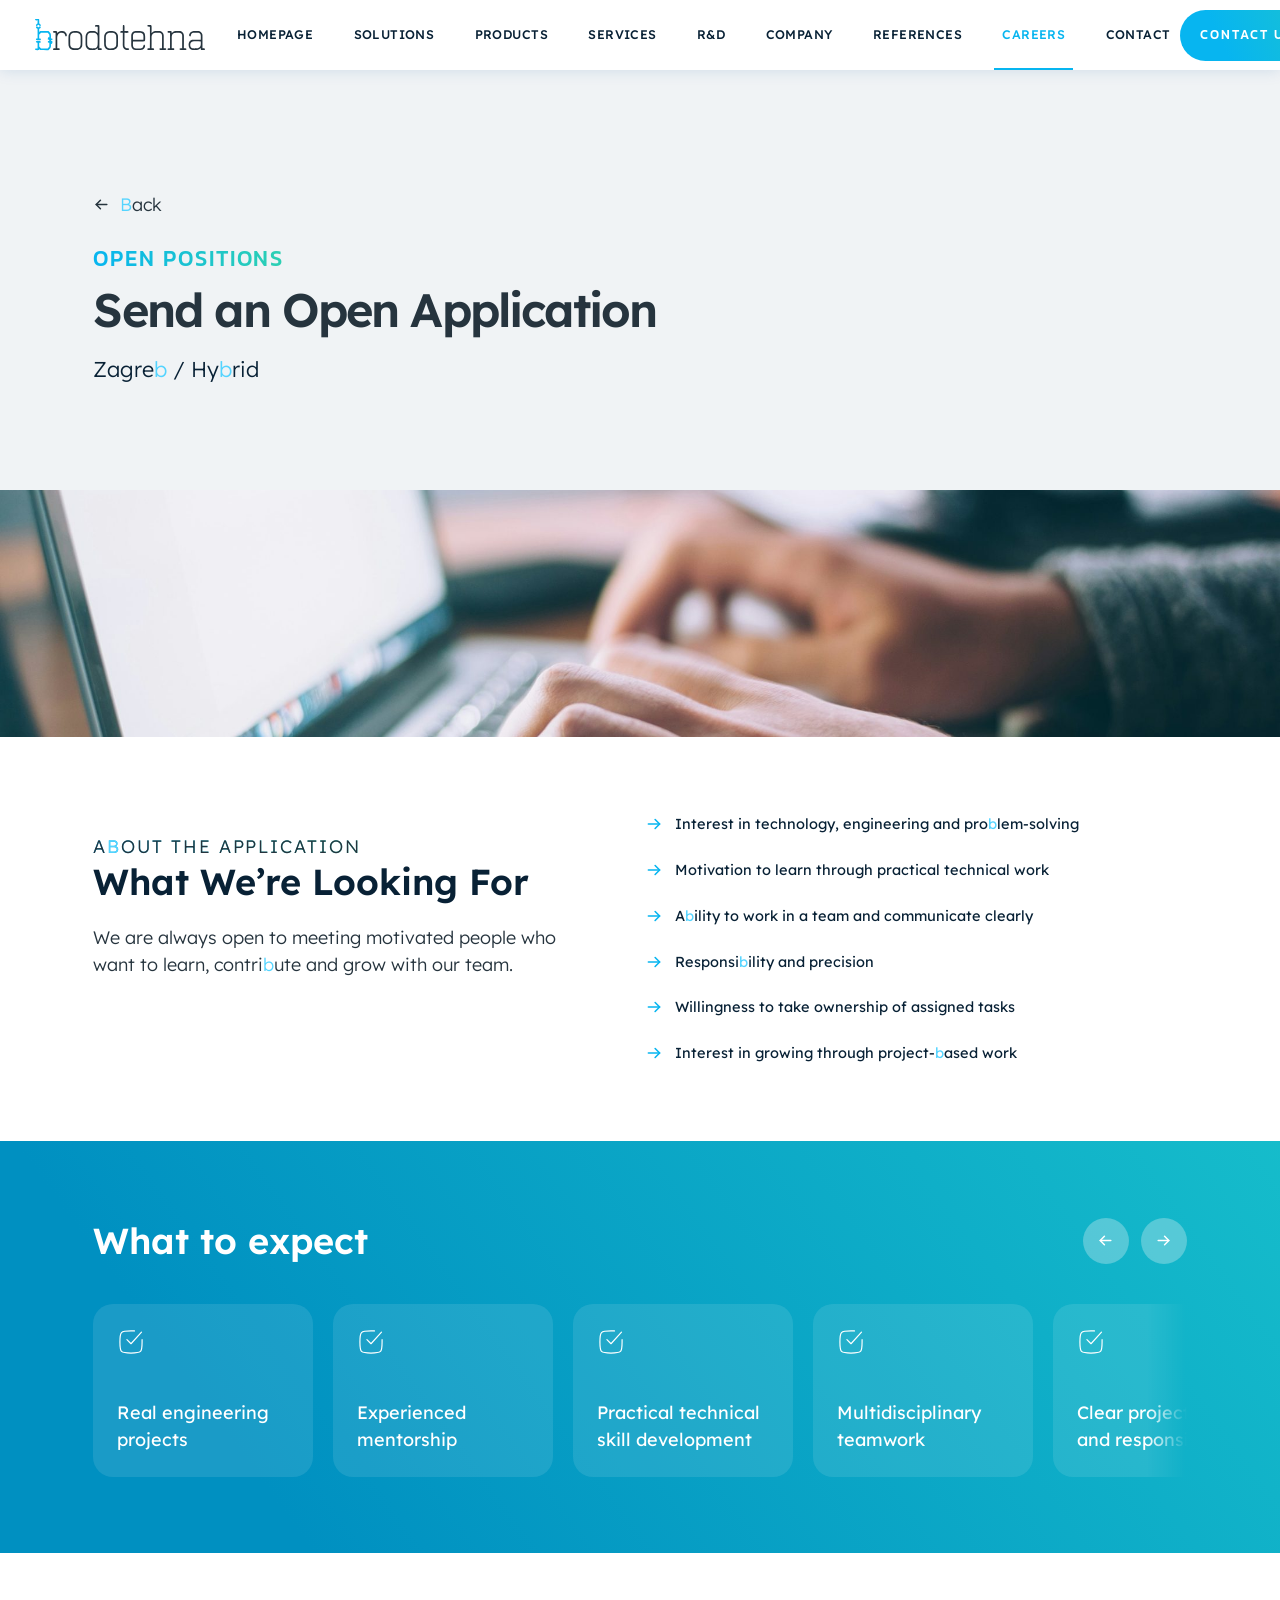
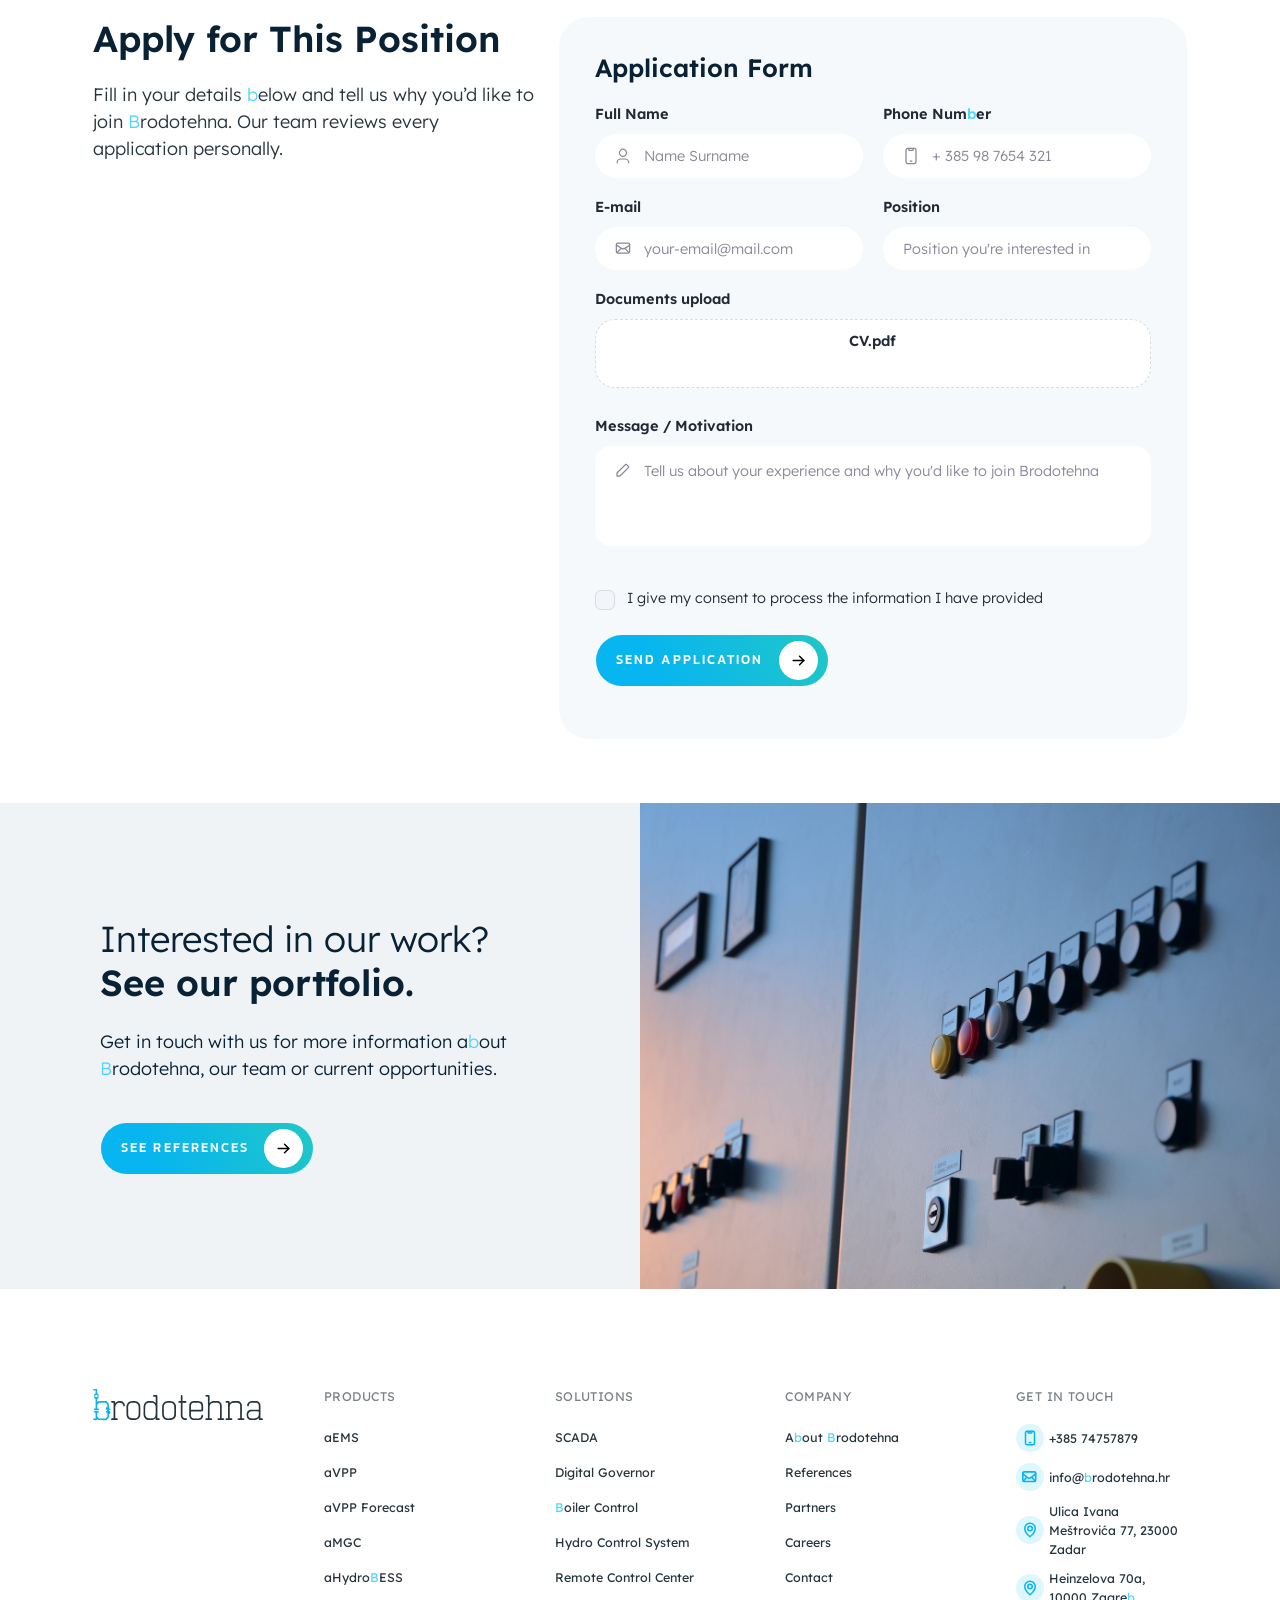
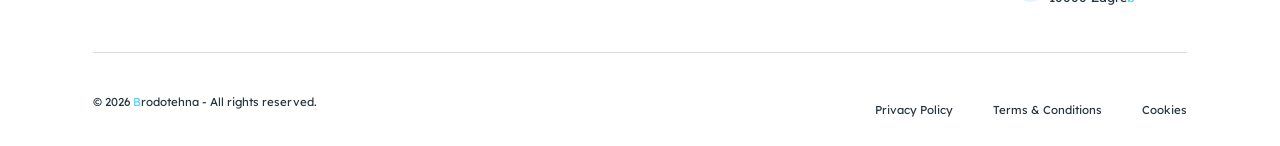
<file: open-application.html>
<!DOCTYPE html>
<html lang="en">

<head>
  <meta charset="utf-8">
  <meta content="width=device-width, initial-scale=1.0" name="viewport">

  <title>Brodotehna - Open Application</title>
  <meta content="Don't see an open role that fits? Send Brodotehna your open application and we'll reach out about current and upcoming opportunities." name="description">

  <!-- Favicons -->
  <link href="assets/img/brodotehna/favicon.svg" rel="icon">
  <link href="assets/img/apple-touch-icon.png" rel="apple-touch-icon">

  <!-- Google Fonts -->
  <link rel="preconnect" href="https://fonts.googleapis.com">
  <link rel="preconnect" href="https://fonts.gstatic.com" crossorigin>
  <link href="https://fonts.googleapis.com/css2?family=Kanit:wght@400;500;600&family=Lexend:wght@300;400;500;600&display=swap" rel="stylesheet">

  <!-- Vendor CSS Files -->
  <link href="assets/vendor/bootstrap/css/bootstrap.min.css" rel="stylesheet">
  <link href="assets/vendor/aos/aos.css" rel="stylesheet">

  <!-- Brodotehna Site CSS (see references.html for why main.css and
       bootstrap-icons aren't loaded here either) -->
  <link href="assets/css/brodotehna.css" rel="stylesheet">


  <!-- Umami Analytics -->
  <script defer src="https://analytics.brodotehna.eu/script.js" data-website-id="29f206f9-b267-4615-98bd-b09cdf3c040b"></script>

</head>

<body class="bth-page">

  <!-- ======= Menu ======= -->
  <nav class="navbar navbar-expand-xl bth-navbar sticky-top">
    <div class="bth-navbar__inner">
      <a href="index.html" class="navbar-brand bth-navbar__brand">
        <img src="assets/img/brodotehna/logo-brodotehna.svg" alt="Brodotehna">
      </a>

      <button type="button" class="navbar-toggler bth-navbar__toggler" data-bs-toggle="collapse" data-bs-target="#bthNavMain" aria-controls="bthNavMain" aria-expanded="false" aria-label="Toggle navigation">
        <img class="bth-icon-menu" src="assets/img/brodotehna/icon-menu.svg" alt="">
        <img class="bth-icon-close" src="assets/img/brodotehna/icon-close.svg" alt="">
      </button>

      <div class="collapse navbar-collapse" id="bthNavMain">
        <ul class="navbar-nav bth-navbar__nav">
          <li class="nav-item"><a class="nav-link" href="index.html">Homepage</a></li>
          <li class="nav-item"><a class="nav-link" href="solutions.html">Solutions</a></li>
          <li class="nav-item"><a class="nav-link" href="products.html">Products</a></li>
          <li class="nav-item"><a class="nav-link" href="services.html">Services</a></li>
          <li class="nav-item"><a class="nav-link" href="rd.html">R&amp;D</a></li>
          <li class="nav-item"><a class="nav-link" href="company.html">Company</a></li>
          <li class="nav-item"><a class="nav-link" href="references.html">References</a></li>
          <li class="nav-item"><a class="nav-link active" href="careers.html">Careers</a></li>
          <li class="nav-item"><a class="nav-link" href="contact.html">Contact</a></li>
        </ul>
        <a href="contact.html" class="bth-btn">
          <span>Contact us</span>
          <span class="bth-btn__icon"><img src="assets/img/brodotehna/icon-arrow.svg" alt=""></span>
        </a>
      </div>
    </div>
  </nav><!-- End Menu -->

  <main id="main">

    <!-- ======= Page Header ======= -->
    <section class="bth-page-header bth-page-header--page-bg">
      <div class="bth-container" data-aos="fade-up">
        <a href="careers.html" class="bth-page-header__back">
          <img src="assets/img/brodotehna/icon-arrow-dark.svg" alt="">
          <span>Back</span>
        </a>
        <p class="bth-eyebrow">Open positions</p>
        <h1>Send an Open Application</h1>
        <p>Zagreb / Hybrid</p>
      </div>
    </section><!-- End Page Header -->

    <!-- ======= Photo strip ======= -->
    <div class="bth-photo-strip" data-aos="fade-up">
      <img src="assets/img/brodotehna/careers-open-application-photo-strip-optimized.jpg" alt="Typing an application on a laptop">
    </div>

    <!-- ======= What We're Looking For ======= -->
    <section class="bth-careers-looking-for">
      <div class="bth-container">
        <div class="bth-careers-looking-for__row">
          <div class="bth-careers-looking-for__intro" data-aos="fade-up">
            <p class="bth-eyebrow">About the application</p>
            <h2 class="bth-section-title">What We&rsquo;re Looking For</h2>
            <p>We are always open to meeting motivated people who want to learn, contribute and grow with our team.</p>
          </div>
          <ul class="bth-icon-list bth-careers-looking-for__list" data-aos="fade-up">
            <li><img class="bth-icon-list__bullet" src="assets/img/brodotehna/icon-arrow-blue.svg" alt="">Interest in technology, engineering and problem-solving</li>
            <li><img class="bth-icon-list__bullet" src="assets/img/brodotehna/icon-arrow-blue.svg" alt="">Motivation to learn through practical technical work</li>
            <li><img class="bth-icon-list__bullet" src="assets/img/brodotehna/icon-arrow-blue.svg" alt="">Ability to work in a team and communicate clearly</li>
            <li><img class="bth-icon-list__bullet" src="assets/img/brodotehna/icon-arrow-blue.svg" alt="">Responsibility and precision</li>
            <li><img class="bth-icon-list__bullet" src="assets/img/brodotehna/icon-arrow-blue.svg" alt="">Willingness to take ownership of assigned tasks</li>
            <li><img class="bth-icon-list__bullet" src="assets/img/brodotehna/icon-arrow-blue.svg" alt="">Interest in growing through project-based work</li>
          </ul>
        </div>
      </div>
    </section><!-- End What We're Looking For -->

    <!-- ======= What to expect =======
         Same blue-to-teal gradient .bth-locations uses, and the same
         horizontal-scroll + prev/next button mechanics as the Services
         page tab strip (.bth-services-nav-btn), just restyled as
         frosted-glass cards over a gradient instead of a white pill
         tab bar. -->
    <section class="bth-careers-expect">
      <div class="bth-container bth-careers-expect__inner">
        <div class="bth-careers-expect__head" data-aos="fade-up">
          <h2 class="bth-careers-expect__title">What to expect</h2>
          <div class="bth-careers-expect__nav">
            <button type="button" class="bth-careers-expect__nav-btn bth-careers-expect__nav-btn--prev" aria-label="Previous">
              <img src="assets/img/brodotehna/icon-arrow.svg" alt="">
            </button>
            <button type="button" class="bth-careers-expect__nav-btn bth-careers-expect__nav-btn--next" aria-label="Next">
              <img src="assets/img/brodotehna/icon-arrow.svg" alt="">
            </button>
          </div>
        </div>
        <div class="bth-careers-expect__row" data-aos="fade-up">
          <div class="bth-careers-expect__card">
            <img src="assets/img/brodotehna/icon-checkmark-square.svg" alt="" class="bth-careers-expect__icon">
            <p>Real engineering projects</p>
          </div>
          <div class="bth-careers-expect__card">
            <img src="assets/img/brodotehna/icon-checkmark-square.svg" alt="" class="bth-careers-expect__icon">
            <p>Experienced mentorship</p>
          </div>
          <div class="bth-careers-expect__card">
            <img src="assets/img/brodotehna/icon-checkmark-square.svg" alt="" class="bth-careers-expect__icon">
            <p>Practical technical skill development</p>
          </div>
          <div class="bth-careers-expect__card">
            <img src="assets/img/brodotehna/icon-checkmark-square.svg" alt="" class="bth-careers-expect__icon">
            <p>Multidisciplinary teamwork</p>
          </div>
          <div class="bth-careers-expect__card">
            <img src="assets/img/brodotehna/icon-checkmark-square.svg" alt="" class="bth-careers-expect__icon">
            <p>Clear project goals and responsibilities</p>
          </div>
          <div class="bth-careers-expect__card">
            <img src="assets/img/brodotehna/icon-checkmark-square.svg" alt="" class="bth-careers-expect__icon">
            <p>Opportunity to grow within Brodotehna</p>
          </div>
        </div>
      </div>
    </section><!-- End What to expect -->

    <!-- ======= Apply for This Position =======
         Field wrappers reuse .bth-contact-form__input/__row/__field/
         __consent verbatim (those classes aren't scoped to
         .bth-contact-form's own card shell, just named after it) -
         only the surrounding layout (intro column + a standalone
         rounded card instead of one bordered two-column card) and the
         extra fields (Position, Documents, Portfolio link) are new. -->
    <section class="bth-careers-apply">
      <div class="bth-container">
        <div class="row align-items-start" data-aos="fade-up">
          <div class="col-lg-5">
            <h2 class="bth-section-title">Apply for This Position</h2>
            <p class="bth-careers-apply__intro">Fill in your details below and tell us why you&rsquo;d like to join Brodotehna. Our team reviews every application personally.</p>
          </div>
          <div class="col-lg-7">
            <div class="bth-careers-apply__card">
              <h3>Application Form</h3>
              <form id="contact-form">
                <div class="bth-honeypot" aria-hidden="true">
                  <label for="cf-website">Website</label>
                  <input type="text"
                         id="cf-website"
                         name="website"
                         tabindex="-1"
                         autocomplete="off">
                </div>
                <div class="bth-contact-form__row">
                  <div class="bth-contact-form__field">
                    <label for="cf-name">Full Name</label>
                    <div class="bth-contact-form__input">
                      <img src="assets/img/brodotehna/icon-form-name.svg" alt="">
                      <input type="text" placeholder="Name Surname"
                         id="cf-name"
                         name="name"
                         required>
                    </div>
                  </div>
                  <div class="bth-contact-form__field">
                    <label for="cf-phone">Phone Number</label>
                    <div class="bth-contact-form__input">
                      <img src="assets/img/brodotehna/iphone.svg" alt="">
                      <input type="tel" id="cf-phone" name="phone" placeholder="+ 385 98 7654 321">
                    </div>
                  </div>
                </div>

                <div class="bth-contact-form__row">
                  <div class="bth-contact-form__field">
                    <label for="cf-email">E-mail</label>
                    <div class="bth-contact-form__input">
                      <img src="assets/img/brodotehna/icon-form-email.svg" alt="">
                      <input type="email" placeholder="your-email@mail.com"
                         id="cf-email"
                         name="email"
                         required>
                    </div>
                  </div>
                  <div class="bth-contact-form__field">
                    <label for="cf-position">Position</label>
                    <div class="bth-contact-form__input">
                      <input type="text" placeholder="Position you're interested in"
                         id="cf-position"
                         name="position">
                    </div>
                  </div>
                </div>

                <div class="bth-contact-form__row" style="grid-template-columns: 1fr;">
                  <div class="bth-contact-form__field">
                    <label for="cf-documents">Documents upload</label>
                    <label class="bth-contact-form__upload" for="cf-documents">
                      <span>CV.pdf</span>
                      <input type="file" id="cf-documents" name="documents" accept=".pdf,.doc,.docx">
                    </label>
                  </div>
                </div>

                <div class="bth-contact-form__row" style="grid-template-columns: 1fr;">
                  <div class="bth-contact-form__field">
                    <label for="cf-message">Message / Motivation</label>
                    <div class="bth-contact-form__input bth-contact-form__input--textarea">
                      <img src="assets/img/brodotehna/icon-form-message.svg" alt="">
                      <textarea id="cf-message" placeholder="Tell us about your experience and why you'd like to join Brodotehna"
                        name="message"
                        required></textarea>
                    </div>
                  </div>
                </div>

                <div class="bth-contact-form__row" style="grid-template-columns: 1fr;">
                  <div class="bth-contact-form__field">
                    <div class="cf-turnstile"
                         data-sitekey="0x4AAAAAAEqNedHkeIEd_UB-"
                         data-action="contact"
                         data-size="flexible">
                    </div>
                  </div>
                </div>

                <div class="bth-contact-form__consent">
                  <input type="checkbox"
                     class="form-check-input"
                     id="cf-consent"
                     name="consent"
                     required>
                  <label for="cf-consent">I give my consent to process the information I have provided</label>
                </div>

                <button type="submit" class="bth-btn">
                  <span>Send Application</span>
                  <span class="bth-btn__icon"><img src="assets/img/brodotehna/icon-arrow.svg" alt=""></span>
                </button>
                <p id="contact-form-status"
                 role="status"
                 aria-live="polite"></p>
              </form>
            </div>
          </div>
        </div>
      </div>
    </section><!-- End Apply for This Position -->

    <!-- ======= CTA ======= -->
    <section class="bth-solutions-cta bth-solutions-cta--gray">
      <div class="row g-0 align-items-center">
        <div class="col-lg-6 order-lg-1">
          <div class="bth-solutions-cta__content" data-aos="fade-up">
            <h2><span class="bth-fw-light">Interested in our work?</span><span class="bth-fw-semibold">See our portfolio.</span></h2>
            <p>Get in touch with us for more information about Brodotehna, our team or current opportunities.</p>
            <a href="references.html" class="bth-btn">
              <span>See references</span>
              <span class="bth-btn__icon"><img src="assets/img/brodotehna/icon-arrow.svg" alt=""></span>
            </a>
          </div>
        </div>
        <div class="col-lg-6 order-lg-2">
          <div class="bth-solutions-cta__media" data-aos="fade-up">
            <img src="assets/img/brodotehna/careers-open-application-portfolio-cta-optimized.jpg" alt="Industrial control panel">
          </div>
        </div>
      </div>
    </section><!-- End CTA -->

  </main><!-- End #main -->

  <!-- ======= Footer ======= -->
  <footer class="bth-footer">
    <div class="bth-container">
      <div class="bth-footer__top row row-cols-2 row-cols-md-3 row-cols-xl-5 gy-5" data-aos="fade-up">
        <div class="col bth-footer__col">
          <div class="bth-footer__brand">
            <img src="assets/img/brodotehna/logo-brodotehna.svg" alt="Brodotehna">
            <div class="bth-footer__social">
<!--
              <a href="#" aria-label="Instagram"><img src="assets/img/brodotehna/icon-instagram.svg" alt=""></a>
              <a href="#" aria-label="Facebook"><img src="assets/img/brodotehna/icon-facebook.svg" alt=""></a>
              <a href="#" aria-label="LinkedIn"><img src="assets/img/brodotehna/icon-linkedin.svg" alt=""></a>
-->
            </div>
          </div>
        </div>

        <div class="col bth-footer__col">
          <h4>Products</h4>
          <ul>
            <li><a href="products.html#solution-1">aEMS</a></li>
            <li><a href="products.html#solution-2">aVPP</a></li>
            <li><a href="products.html#solution-3">aVPP Forecast</a></li>
            <li><a href="products.html#solution-4">aMGC</a></li>
            <li><a href="products.html#solution-5">aHydroBESS</a></li>
          </ul>
        </div>

        <div class="col bth-footer__col">
          <h4>Solutions</h4>
          <ul>
            <li><a href="solutions.html#solution-2">SCADA</a></li>
            <li><a href="solutions.html#solution-3">Digital Governor</a></li>
            <li><a href="solutions.html#solution-4">Boiler Control</a></li>
            <li><a href="solutions.html#solution-5">Hydro Control System</a></li>
            <li><a href="solutions.html#solution-6">Remote Control Center</a></li>
          </ul>
        </div>

        <div class="col bth-footer__col">
          <h4>Company</h4>
          <ul>
            <li><a href="company.html">About Brodotehna</a></li>
            <li><a href="references.html">References</a></li>
            <li><a href="#">Partners</a></li>
            <li><a href="careers.html">Careers</a></li>
            <li><a href="contact.html">Contact</a></li>
          </ul>
        </div>

        <div class="col bth-footer__col">
          <h4>Get in touch</h4>
          <ul>
            <li class="bth-footer__contact-row">
              <span class="bth-footer__contact-icon"><img src="assets/img/brodotehna/icon-phone.svg" alt=""></span>
              <a href="tel:+38574757879">+385 74757879</a>
            </li>
            <li class="bth-footer__contact-row">
              <span class="bth-footer__contact-icon"><img src="assets/img/brodotehna/email-icon2.svg" alt=""></span>
              <a href="mailto:info@brodotehna.hr">info@brodotehna.hr</a>
            </li>
            <li class="bth-footer__contact-row">
              <span class="bth-footer__contact-icon"><img src="assets/img/brodotehna/icon-pin.svg" alt=""></span>
              <a href="#">Ulica Ivana Meštrovića 77, 23000 Zadar</a>
            </li>
            <li class="bth-footer__contact-row">
              <span class="bth-footer__contact-icon"><img src="assets/img/brodotehna/icon-pin.svg" alt=""></span>
              <a href="#">Heinzelova 70a, 10000 Zagreb</a>
            </li>
          </ul>
        </div>
      </div>

      <div class="bth-footer__bottom">
        <p>© 2026 Brodotehna - All rights reserved.</p>
        <div class="bth-footer__legal">
          <a href="privacy-policy.html">Privacy Policy</a>
          <a href="terms-conditions.html">Terms &amp; Conditions</a>
          <a href="cookies.html">Cookies</a>
        </div>
      </div>
    </div>
  </footer>
  <!-- End Footer -->

  <a href="#" class="scroll-top d-flex align-items-center justify-content-center">
    <img src="assets/img/brodotehna/icon-scroll-top.svg" alt="" width="17" height="17">
  </a>

  <div id="preloader">
    <div class="loader-wrap">
      <svg class="loader-logo" viewBox="0 0 18 32" xmlns="http://www.w3.org/2000/svg" aria-label="Loading">
        <defs>
          <clipPath id="bthPreloaderShape">
            <path d="M0.376221 0H3.99174C4.35253 0.495564 4.21668 3.66813 4.21173 4.47315C5.01069 4.87615 6.09484 5.65272 5.70634 6.68852C4.94451 7.41941 4.03047 6.37052 3.44972 5.86592C3.02343 6.07668 2.09348 7.08803 1.71223 6.9265C-0.0867535 6.16432 1.71155 4.99147 2.56827 4.46494L2.57404 1.35053C1.79078 1.36548 0.363747 1.57692 0.0703125 0.717025C0.0915492 0.370192 0.169207 0.283844 0.376221 0Z"/>
            <path d="M1.68732 7.30066C2.20569 7.28947 2.98511 8.09586 3.43503 8.46717C3.91678 8.03898 4.40789 7.62143 4.908 7.21484C6.80193 8.24058 5.26954 9.16404 4.19641 9.99481C4.18508 11.0788 4.1951 12.163 4.22651 13.2466C4.55204 12.836 4.84022 12.4422 5.25326 12.1154C7.71557 12.0804 11.041 11.9584 13.4315 12.0865C14.1252 12.5825 15.6711 14.3429 15.8494 15.2166C16.1009 16.4478 15.9838 18.1718 15.9689 19.4615C16.7004 19.4432 17.218 19.3596 17.6324 20.1631C17.729 20.3505 17.6666 20.4379 17.5947 20.6149C17.1691 21.0267 16.5284 21.0734 15.9455 21.1754C15.7355 22.4429 17.5984 21.7867 17.4887 22.8557C17.4378 23.3514 17.2634 24.55 16.9853 24.8444C16.6482 24.9973 16.3269 24.9603 15.9592 24.9497C15.9873 26.0966 16.1637 27.6703 15.5435 28.6743C15.0775 29.4282 14.0938 30.6582 13.3189 31.1268C10.7886 31.1802 7.84124 31.0865 5.25009 31.0934C4.97247 30.8889 4.44917 30.2464 4.24706 30.215C4.20674 30.4121 4.17975 30.4939 4.11088 30.6795C3.51797 31.3322 0.896527 31.2709 0.238474 30.8025C-0.797511 29.2687 1.83259 29.4592 2.57479 29.4732L2.56075 23.7376C2.02674 23.7467 1.46059 23.7952 1.11256 23.3521C-0.0811466 21.8323 3.56557 22.0907 4.02514 22.0908C4.13643 22.0871 4.24777 22.0844 4.35912 22.0828C5.10032 22.0739 6.32416 22.4345 5.59576 23.4581C5.34624 23.8087 4.63351 23.7601 4.21582 23.7547C4.1616 24.8998 4.21583 26.3185 4.23081 27.4831C4.86386 28.1542 5.35389 28.85 6.05661 29.5444C7.46785 29.4155 11.2007 29.4571 12.6727 29.5142C13.2165 28.9645 13.8943 28.2315 14.3043 27.5801C14.3523 26.3269 14.3351 24.995 14.3389 23.7355C13.3309 23.7515 12.2402 23.5883 13.0137 22.3085C13.2477 21.9215 14.0864 22.3019 14.3909 21.9819C14.3863 20.7741 13.0675 21.4179 12.8307 20.6101C12.7174 20.2237 12.8652 19.1346 13.0296 18.7287C13.3195 18.0129 14.039 18.3907 14.299 18.2984C14.4157 17.8361 14.3464 16.3242 14.3397 15.7576C13.8327 14.9575 13.3582 14.3648 12.7149 13.6833C10.5169 13.708 8.25402 13.6747 6.04155 13.687C5.49926 14.1725 4.60495 15.2193 4.18668 15.8025L4.20308 19.4763C4.67986 19.4533 5.31422 19.3882 5.65117 19.8099C7.11565 21.643 1.87784 21.2345 1.27295 20.9123C0.254955 19.7595 1.56844 19.4558 2.54429 19.5206C2.63406 16.431 2.54601 12.9602 2.55404 9.82941C1.47647 9.26013 0.18175 8.28091 1.68732 7.30066Z"/>
          </clipPath>
          <filter id="bthPreloaderGlow" x="-100%" y="-100%" width="300%" height="300%">
            <feGaussianBlur stdDeviation="0.55" result="blur"/>
            <feMerge>
              <feMergeNode in="blur"/>
              <feMergeNode in="SourceGraphic"/>
            </feMerge>
          </filter>
          <linearGradient id="bthPreloaderShine" x1="0" y1="0" x2="0" y2="1">
            <stop offset="0%" stop-color="white" stop-opacity="0"/>
            <stop offset="50%" stop-color="white" stop-opacity=".75"/>
            <stop offset="100%" stop-color="white" stop-opacity="0"/>
          </linearGradient>
        </defs>
        <g class="loader-logo-base">
          <path d="M0.376221 0H3.99174C4.35253 0.495564 4.21668 3.66813 4.21173 4.47315C5.01069 4.87615 6.09484 5.65272 5.70634 6.68852C4.94451 7.41941 4.03047 6.37052 3.44972 5.86592C3.02343 6.07668 2.09348 7.08803 1.71223 6.9265C-0.0867535 6.16432 1.71155 4.99147 2.56827 4.46494L2.57404 1.35053C1.79078 1.36548 0.363747 1.57692 0.0703125 0.717025C0.0915492 0.370192 0.169207 0.283844 0.376221 0Z"/>
          <path d="M1.68732 7.30066C2.20569 7.28947 2.98511 8.09586 3.43503 8.46717C3.91678 8.03898 4.40789 7.62143 4.908 7.21484C6.80193 8.24058 5.26954 9.16404 4.19641 9.99481C4.18508 11.0788 4.1951 12.163 4.22651 13.2466C4.55204 12.836 4.84022 12.4422 5.25326 12.1154C7.71557 12.0804 11.041 11.9584 13.4315 12.0865C14.1252 12.5825 15.6711 14.3429 15.8494 15.2166C16.1009 16.4478 15.9838 18.1718 15.9689 19.4615C16.7004 19.4432 17.218 19.3596 17.6324 20.1631C17.729 20.3505 17.6666 20.4379 17.5947 20.6149C17.1691 21.0267 16.5284 21.0734 15.9455 21.1754C15.7355 22.4429 17.5984 21.7867 17.4887 22.8557C17.4378 23.3514 17.2634 24.55 16.9853 24.8444C16.6482 24.9973 16.3269 24.9603 15.9592 24.9497C15.9873 26.0966 16.1637 27.6703 15.5435 28.6743C15.0775 29.4282 14.0938 30.6582 13.3189 31.1268C10.7886 31.1802 7.84124 31.0865 5.25009 31.0934C4.97247 30.8889 4.44917 30.2464 4.24706 30.215C4.20674 30.4121 4.17975 30.4939 4.11088 30.6795C3.51797 31.3322 0.896527 31.2709 0.238474 30.8025C-0.797511 29.2687 1.83259 29.4592 2.57479 29.4732L2.56075 23.7376C2.02674 23.7467 1.46059 23.7952 1.11256 23.3521C-0.0811466 21.8323 3.56557 22.0907 4.02514 22.0908C4.13643 22.0871 4.24777 22.0844 4.35912 22.0828C5.10032 22.0739 6.32416 22.4345 5.59576 23.4581C5.34624 23.8087 4.63351 23.7601 4.21582 23.7547C4.1616 24.8998 4.21583 26.3185 4.23081 27.4831C4.86386 28.1542 5.35389 28.85 6.05661 29.5444C7.46785 29.4155 11.2007 29.4571 12.6727 29.5142C13.2165 28.9645 13.8943 28.2315 14.3043 27.5801C14.3523 26.3269 14.3351 24.995 14.3389 23.7355C13.3309 23.7515 12.2402 23.5883 13.0137 22.3085C13.2477 21.9215 14.0864 22.3019 14.3909 21.9819C14.3863 20.7741 13.0675 21.4179 12.8307 20.6101C12.7174 20.2237 12.8652 19.1346 13.0296 18.7287C13.3195 18.0129 14.039 18.3907 14.299 18.2984C14.4157 17.8361 14.3464 16.3242 14.3397 15.7576C13.8327 14.9575 13.3582 14.3648 12.7149 13.6833C10.5169 13.708 8.25402 13.6747 6.04155 13.687C5.49926 14.1725 4.60495 15.2193 4.18668 15.8025L4.20308 19.4763C4.67986 19.4533 5.31422 19.3882 5.65117 19.8099C7.11565 21.643 1.87784 21.2345 1.27295 20.9123C0.254955 19.7595 1.56844 19.4558 2.54429 19.5206C2.63406 16.431 2.54601 12.9602 2.55404 9.82941C1.47647 9.26013 0.18175 8.28091 1.68732 7.30066Z"/>
        </g>
        <g clip-path="url(#bthPreloaderShape)">
          <rect class="loader-logo-fill loader-fill-rect" x="-2" y="0" width="22" height="32"/>
          <rect class="loader-shine" x="-2" y="28" width="22" height="5" fill="url(#bthPreloaderShine)"/>
        </g>
      </svg>
    </div>
  </div>

  <!-- Vendor JS Files -->
  <script src="assets/vendor/bootstrap/js/bootstrap.min.js"></script>
  <script src="assets/vendor/aos/aos.js"></script>

  <!-- Brodotehna Site JS -->
  <script src="assets/js/brodotehna.js"></script>
  <script src="https://challenges.cloudflare.com/turnstile/v0/api.js"
          async
          defer></script>

</body>

</html>
</file>
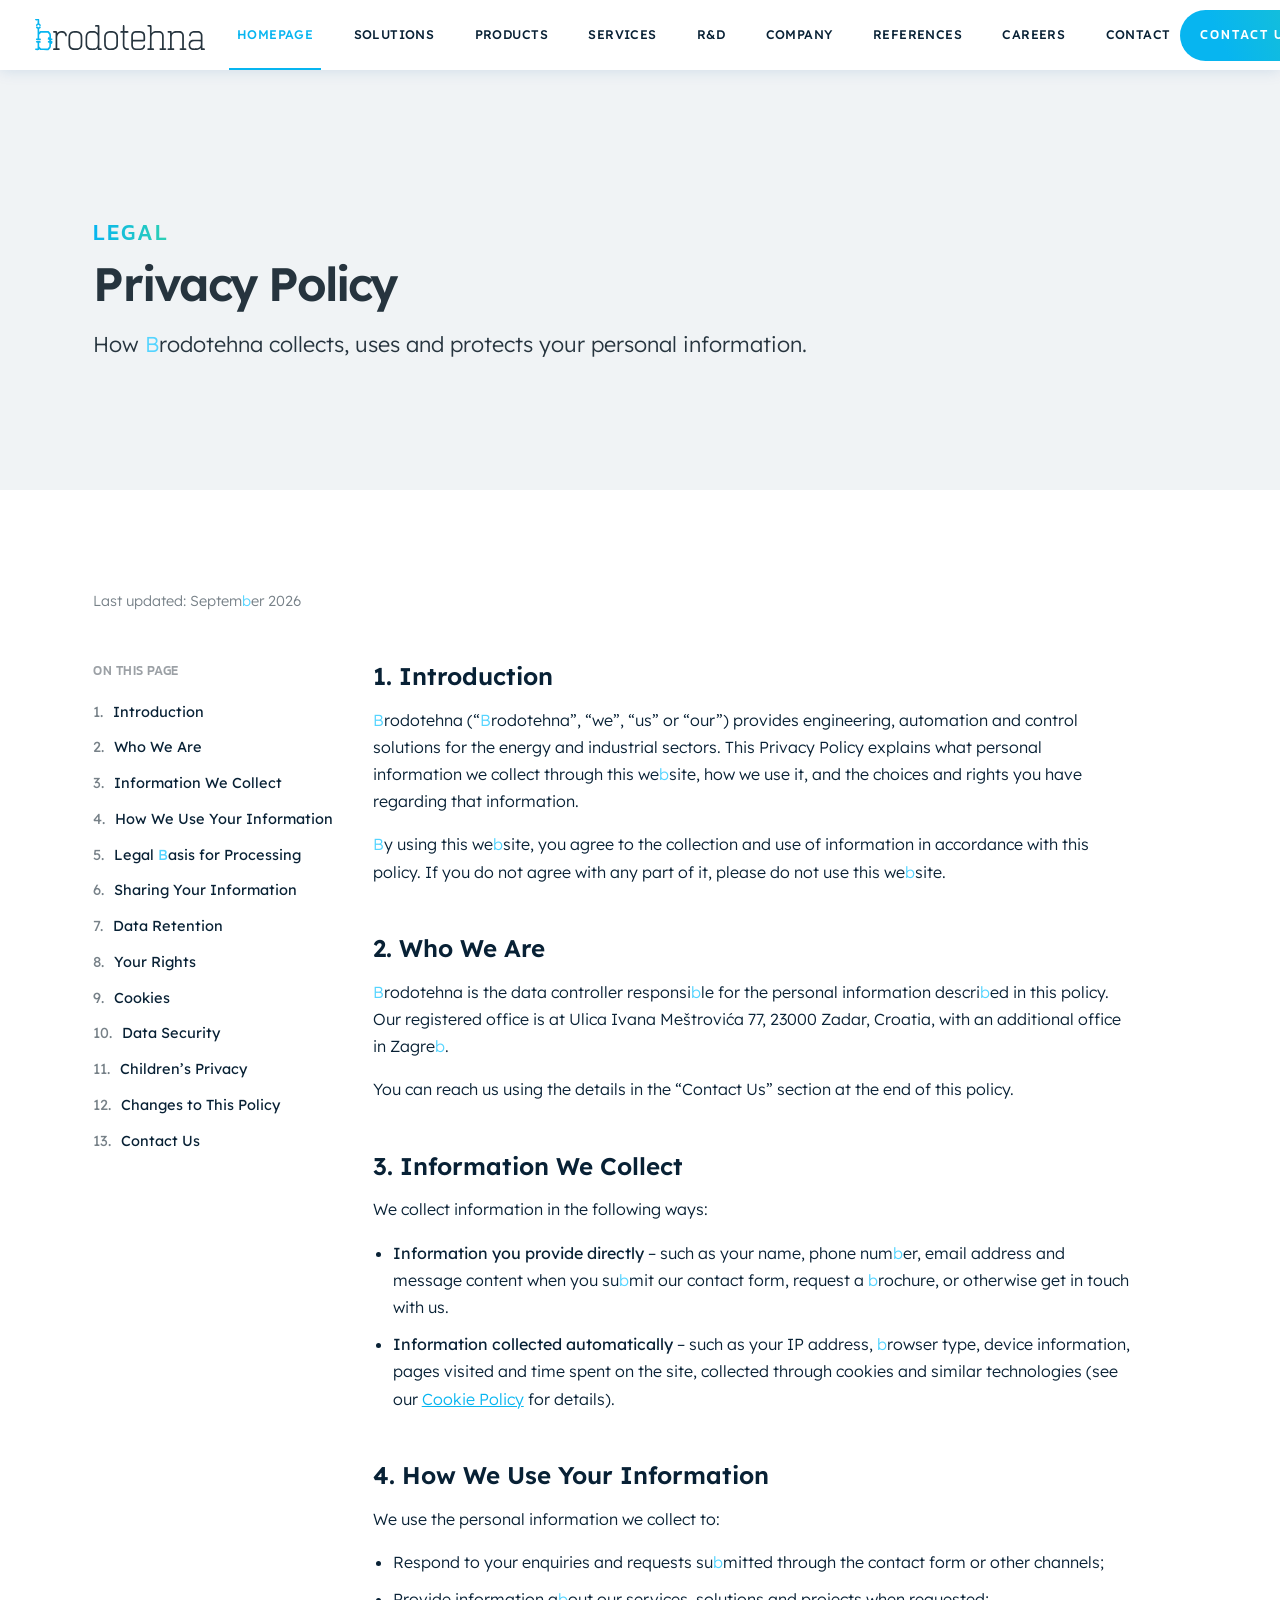
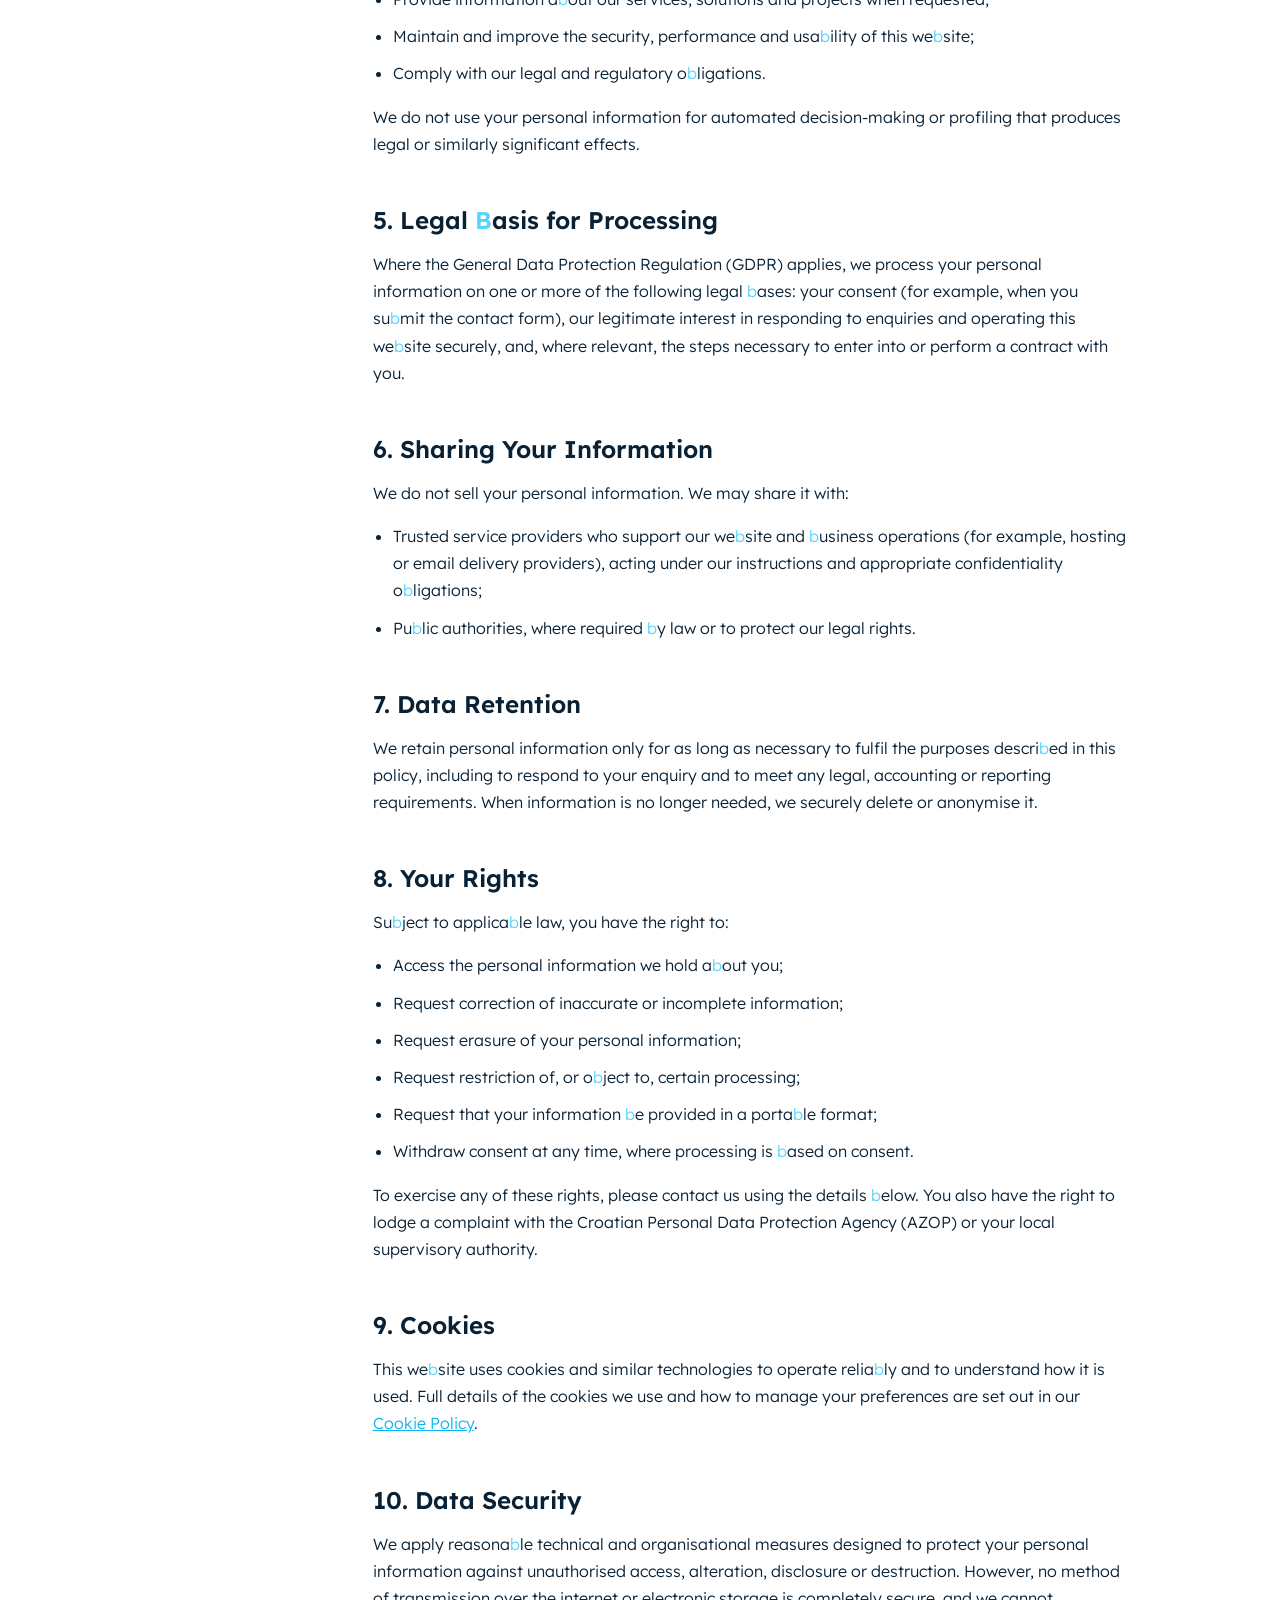
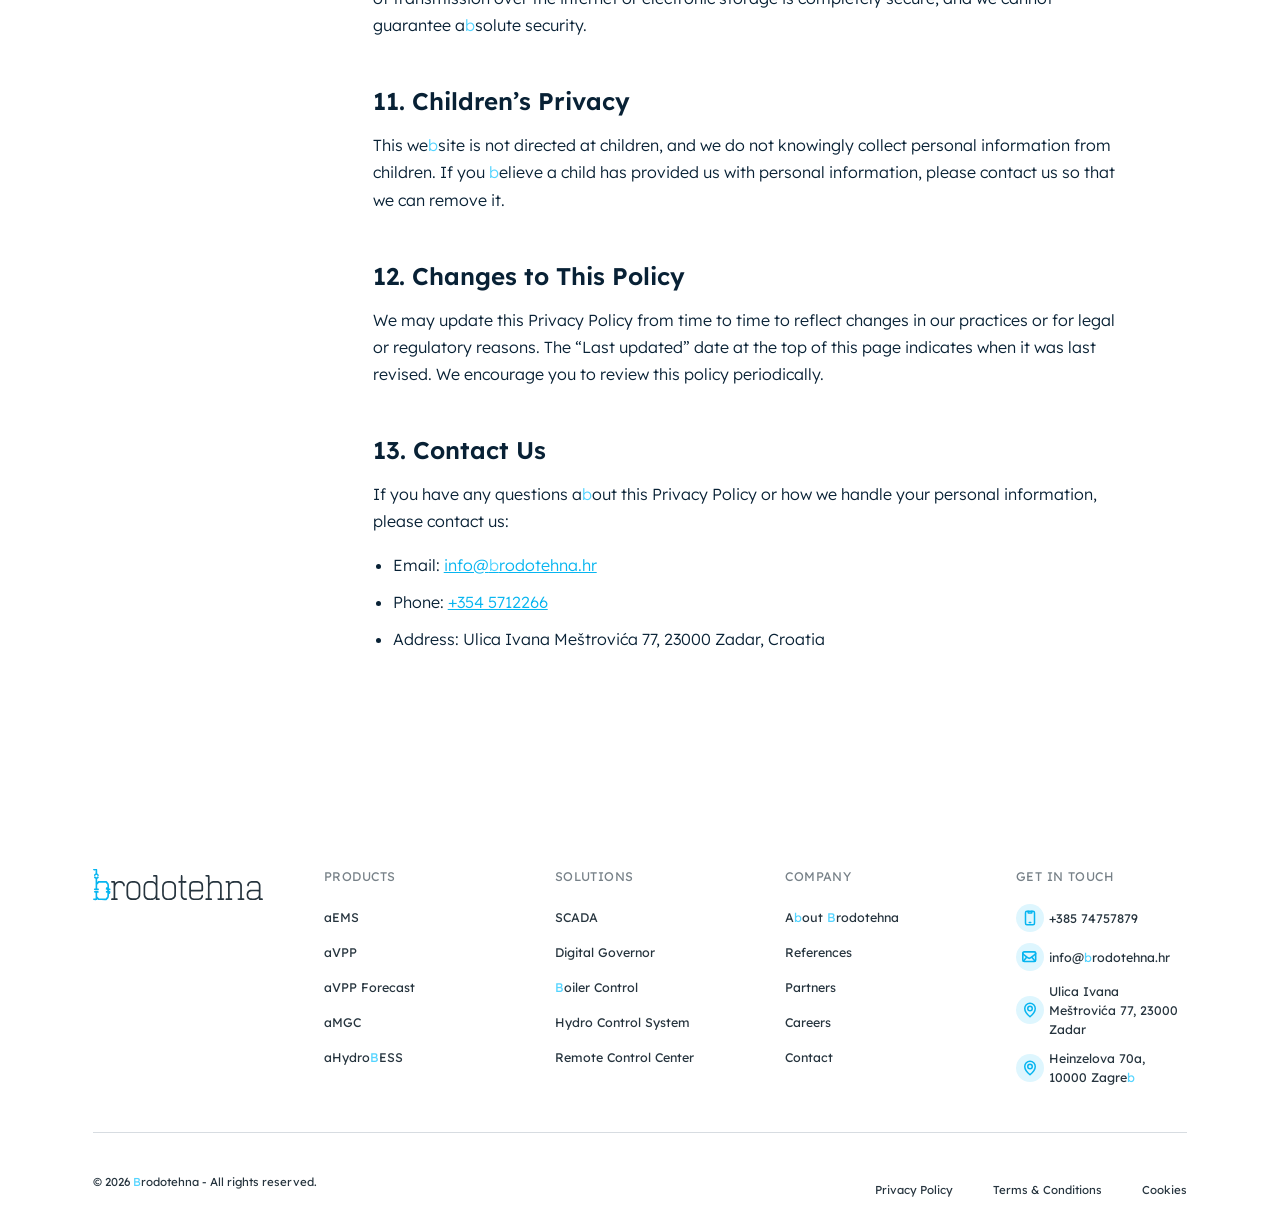
<file: privacy-policy.html>
<!DOCTYPE html>
<html lang="en">

<head>
  <meta charset="utf-8">
  <meta content="width=device-width, initial-scale=1.0" name="viewport">

  <title>Brodotehna - Privacy Policy</title>
  <meta content="How Brodotehna collects, uses and protects your personal information." name="description">

  <!-- Favicons -->
  <link href="assets/img/brodotehna/favicon.svg" rel="icon">
  <link href="assets/img/apple-touch-icon.png" rel="apple-touch-icon">

  <!-- Google Fonts -->
  <link rel="preconnect" href="https://fonts.googleapis.com">
  <link rel="preconnect" href="https://fonts.gstatic.com" crossorigin>
  <link href="https://fonts.googleapis.com/css2?family=Kanit:wght@400;500;600&family=Lexend:wght@300;400;500;600&display=swap" rel="stylesheet">

  <!-- Vendor CSS Files -->
  <link href="assets/vendor/bootstrap/css/bootstrap.min.css" rel="stylesheet">
  <link href="assets/vendor/aos/aos.css" rel="stylesheet">

  <!-- Brodotehna Site CSS (see references.html for why main.css and
       bootstrap-icons aren't loaded here either) -->
  <link href="assets/css/brodotehna.css" rel="stylesheet">


  <!-- Umami Analytics -->
  <script defer src="https://analytics.brodotehna.eu/script.js" data-website-id="29f206f9-b267-4615-98bd-b09cdf3c040b"></script>

</head>

<body class="bth-page">

<!-- ======= Menu ======= -->
  <nav class="navbar navbar-expand-xl bth-navbar sticky-top">
    <div class="bth-navbar__inner">
      <a href="index.html" class="navbar-brand bth-navbar__brand">
        <img src="assets/img/brodotehna/logo-brodotehna.svg" alt="Brodotehna">
      </a>

      <button type="button" class="navbar-toggler bth-navbar__toggler" data-bs-toggle="collapse" data-bs-target="#bthNavMain" aria-controls="bthNavMain" aria-expanded="false" aria-label="Toggle navigation">
        <img class="bth-icon-menu" src="assets/img/brodotehna/icon-menu.svg" alt="">
        <img class="bth-icon-close" src="assets/img/brodotehna/icon-close.svg" alt="">
      </button>

      <div class="collapse navbar-collapse" id="bthNavMain">
        <ul class="navbar-nav bth-navbar__nav">
          <li class="nav-item"><a class="nav-link active" href="index.html">Homepage</a></li>
          <li class="nav-item"><a class="nav-link" href="solutions.html">Solutions</a></li>
          <li class="nav-item"><a class="nav-link" href="products.html">Products</a></li>
          <li class="nav-item"><a class="nav-link" href="services.html">Services</a></li>
          <li class="nav-item"><a class="nav-link" href="rd.html">R&amp;D</a></li>
          <li class="nav-item"><a class="nav-link" href="company.html">Company</a></li>
          <li class="nav-item"><a class="nav-link" href="references.html">References</a></li>
          <li class="nav-item"><a class="nav-link" href="careers.html">Careers</a></li>
          <li class="nav-item"><a class="nav-link" href="contact.html">Contact</a></li>
        </ul>
        <a href="contact.html" class="bth-btn">
          <span>Contact us</span>
          <span class="bth-btn__icon"><img src="assets/img/brodotehna/icon-arrow.svg" alt=""></span>
        </a>
      </div>
    </div>
  </nav><!-- End Menu -->

  
  <main id="main">

    <!-- ======= Page Header ======= -->
    <section class="bth-page-header">
      <div class="bth-container" data-aos="fade-up">
        <p class="bth-eyebrow">Legal</p>
        <h1>Privacy Policy</h1>
        <p>How Brodotehna collects, uses and protects your personal information.</p>
      </div>
    </section><!-- End Page Header -->

    <!-- ======= Legal content ======= -->
    <section class="bth-legal">
      <div class="bth-container">
        <p class="bth-legal__updated">Last updated: September 2026</p>
        <div class="row">
          <div class="col-lg-3">
            <div class="bth-legal__toc" data-aos="fade-up">
              <p class="bth-legal__toc-title">On this page</p>
              <ol>
                <li><a href="#introduction">Introduction</a></li>
                <li><a href="#who-we-are">Who We Are</a></li>
                <li><a href="#information-we-collect">Information We Collect</a></li>
                <li><a href="#how-we-use-your-information">How We Use Your Information</a></li>
                <li><a href="#legal-basis">Legal Basis for Processing</a></li>
                <li><a href="#sharing-your-information">Sharing Your Information</a></li>
                <li><a href="#data-retention">Data Retention</a></li>
                <li><a href="#your-rights">Your Rights</a></li>
                <li><a href="#cookies">Cookies</a></li>
                <li><a href="#data-security">Data Security</a></li>
                <li><a href="#childrens-privacy">Children’s Privacy</a></li>
                <li><a href="#changes-to-this-policy">Changes to This Policy</a></li>
                <li><a href="#contact-us">Contact Us</a></li>
              </ol>
            </div>
          </div>
          <div class="col-lg-9">
            <div class="bth-legal__content" data-aos="fade-up">
              <section id="introduction">
                <h2>1. Introduction</h2>
                <p>Brodotehna (“Brodotehna”, “we”, “us” or “our”) provides engineering, automation and control solutions for the energy and industrial sectors. This Privacy Policy explains what personal information we collect through this website, how we use it, and the choices and rights you have regarding that information.</p>
                <p>By using this website, you agree to the collection and use of information in accordance with this policy. If you do not agree with any part of it, please do not use this website.</p>
              </section>

              <section id="who-we-are">
                <h2>2. Who We Are</h2>
                <p>Brodotehna is the data controller responsible for the personal information described in this policy. Our registered office is at Ulica Ivana Meštrovića 77, 23000 Zadar, Croatia, with an additional office in Zagreb.</p>
                <p>You can reach us using the details in the “Contact Us” section at the end of this policy.</p>
              </section>

              <section id="information-we-collect">
                <h2>3. Information We Collect</h2>
                <p>We collect information in the following ways:</p>
                <ul>
                  <li><strong>Information you provide directly</strong> – such as your name, phone number, email address and message content when you submit our contact form, request a brochure, or otherwise get in touch with us.</li>
                  <li><strong>Information collected automatically</strong> – such as your IP address, browser type, device information, pages visited and time spent on the site, collected through cookies and similar technologies (see our <a href="cookies.html">Cookie Policy</a> for details).</li>
                </ul>
              </section>

              <section id="how-we-use-your-information">
                <h2>4. How We Use Your Information</h2>
                <p>We use the personal information we collect to:</p>
                <ul>
                  <li>Respond to your enquiries and requests submitted through the contact form or other channels;</li>
                  <li>Provide information about our services, solutions and projects when requested;</li>
                  <li>Maintain and improve the security, performance and usability of this website;</li>
                  <li>Comply with our legal and regulatory obligations.</li>
                </ul>
                <p>We do not use your personal information for automated decision-making or profiling that produces legal or similarly significant effects.</p>
              </section>

              <section id="legal-basis">
                <h2>5. Legal Basis for Processing</h2>
                <p>Where the General Data Protection Regulation (GDPR) applies, we process your personal information on one or more of the following legal bases: your consent (for example, when you submit the contact form), our legitimate interest in responding to enquiries and operating this website securely, and, where relevant, the steps necessary to enter into or perform a contract with you.</p>
              </section>

              <section id="sharing-your-information">
                <h2>6. Sharing Your Information</h2>
                <p>We do not sell your personal information. We may share it with:</p>
                <ul>
                  <li>Trusted service providers who support our website and business operations (for example, hosting or email delivery providers), acting under our instructions and appropriate confidentiality obligations;</li>
                  <li>Public authorities, where required by law or to protect our legal rights.</li>
                </ul>
              </section>

              <section id="data-retention">
                <h2>7. Data Retention</h2>
                <p>We retain personal information only for as long as necessary to fulfil the purposes described in this policy, including to respond to your enquiry and to meet any legal, accounting or reporting requirements. When information is no longer needed, we securely delete or anonymise it.</p>
              </section>

              <section id="your-rights">
                <h2>8. Your Rights</h2>
                <p>Subject to applicable law, you have the right to:</p>
                <ul>
                  <li>Access the personal information we hold about you;</li>
                  <li>Request correction of inaccurate or incomplete information;</li>
                  <li>Request erasure of your personal information;</li>
                  <li>Request restriction of, or object to, certain processing;</li>
                  <li>Request that your information be provided in a portable format;</li>
                  <li>Withdraw consent at any time, where processing is based on consent.</li>
                </ul>
                <p>To exercise any of these rights, please contact us using the details below. You also have the right to lodge a complaint with the Croatian Personal Data Protection Agency (AZOP) or your local supervisory authority.</p>
              </section>

              <section id="cookies">
                <h2>9. Cookies</h2>
                <p>This website uses cookies and similar technologies to operate reliably and to understand how it is used. Full details of the cookies we use and how to manage your preferences are set out in our <a href="cookies.html">Cookie Policy</a>.</p>
              </section>

              <section id="data-security">
                <h2>10. Data Security</h2>
                <p>We apply reasonable technical and organisational measures designed to protect your personal information against unauthorised access, alteration, disclosure or destruction. However, no method of transmission over the internet or electronic storage is completely secure, and we cannot guarantee absolute security.</p>
              </section>

              <section id="childrens-privacy">
                <h2>11. Children’s Privacy</h2>
                <p>This website is not directed at children, and we do not knowingly collect personal information from children. If you believe a child has provided us with personal information, please contact us so that we can remove it.</p>
              </section>

              <section id="changes-to-this-policy">
                <h2>12. Changes to This Policy</h2>
                <p>We may update this Privacy Policy from time to time to reflect changes in our practices or for legal or regulatory reasons. The “Last updated” date at the top of this page indicates when it was last revised. We encourage you to review this policy periodically.</p>
              </section>

              <section id="contact-us">
                <h2>13. Contact Us</h2>
                <p>If you have any questions about this Privacy Policy or how we handle your personal information, please contact us:</p>
                <ul>
                  <li>Email: <a href="mailto:info@brodotehna.hr">info@brodotehna.hr</a></li>
                  <li>Phone: <a href="tel:+3545712266">+354 5712266</a></li>
                  <li>Address: Ulica Ivana Meštrovića 77, 23000 Zadar, Croatia</li>
                </ul>
              </section>
            </div>
          </div>
        </div>
      </div>
    </section><!-- End Legal content -->

  </main><!-- End #main -->

  <!-- ======= Footer ======= -->
  <footer class="bth-footer">
    <div class="bth-container">
      <div class="bth-footer__top row row-cols-2 row-cols-md-3 row-cols-xl-5 gy-5" data-aos="fade-up">
        <div class="col bth-footer__col">
          <div class="bth-footer__brand">
            <img src="assets/img/brodotehna/logo-brodotehna.svg" alt="Brodotehna">
            <div class="bth-footer__social">
<!--
              <a href="#" aria-label="Instagram"><img src="assets/img/brodotehna/icon-instagram.svg" alt=""></a>
              <a href="#" aria-label="Facebook"><img src="assets/img/brodotehna/icon-facebook.svg" alt=""></a>
              <a href="#" aria-label="LinkedIn"><img src="assets/img/brodotehna/icon-linkedin.svg" alt=""></a>
-->
            </div>
          </div>
        </div>

        <div class="col bth-footer__col">
          <h4>Products</h4>
          <ul>
            <li><a href="products.html#solution-1">aEMS</a></li>
            <li><a href="products.html#solution-2">aVPP</a></li>
            <li><a href="products.html#solution-3">aVPP Forecast</a></li>
            <li><a href="products.html#solution-4">aMGC</a></li>
            <li><a href="products.html#solution-5">aHydroBESS</a></li>
          </ul>
        </div>

        <div class="col bth-footer__col">
          <h4>Solutions</h4>
          <ul>
            <li><a href="solutions.html#solution-2">SCADA</a></li>
            <li><a href="solutions.html#solution-3">Digital Governor</a></li>
            <li><a href="solutions.html#solution-4">Boiler Control</a></li>
            <li><a href="solutions.html#solution-5">Hydro Control System</a></li>
            <li><a href="solutions.html#solution-6">Remote Control Center</a></li>
          </ul>
        </div>

        <div class="col bth-footer__col">
          <h4>Company</h4>
          <ul>
            <li><a href="company.html">About Brodotehna</a></li>
            <li><a href="references.html">References</a></li>
            <li><a href="#">Partners</a></li>
            <li><a href="careers.html">Careers</a></li>
            <li><a href="contact.html">Contact</a></li>
          </ul>
        </div>

        <div class="col bth-footer__col">
          <h4>Get in touch</h4>
          <ul>
            <li class="bth-footer__contact-row">
              <span class="bth-footer__contact-icon"><img src="assets/img/brodotehna/icon-phone.svg" alt=""></span>
              <a href="tel:+38574757879">+385 74757879</a>
            </li>
            <li class="bth-footer__contact-row">
              <span class="bth-footer__contact-icon"><img src="assets/img/brodotehna/email-icon2.svg" alt=""></span>
              <a href="mailto:info@brodotehna.hr">info@brodotehna.hr</a>
            </li>
            <li class="bth-footer__contact-row">
              <span class="bth-footer__contact-icon"><img src="assets/img/brodotehna/icon-pin.svg" alt=""></span>
              <a href="#">Ulica Ivana Meštrovića 77, 23000 Zadar</a>
            </li>
            <li class="bth-footer__contact-row">
              <span class="bth-footer__contact-icon"><img src="assets/img/brodotehna/icon-pin.svg" alt=""></span>
              <a href="#">Heinzelova 70a, 10000 Zagreb</a>
            </li>
          </ul>
        </div>
      </div>

      <div class="bth-footer__bottom">
        <p>© 2026 Brodotehna - All rights reserved.</p>
        <div class="bth-footer__legal">
          <a href="privacy-policy.html">Privacy Policy</a>
          <a href="terms-conditions.html">Terms &amp; Conditions</a>
          <a href="cookies.html">Cookies</a>
        </div>
      </div>
    </div>
  </footer>
  <!-- End Footer -->

  <a href="#" class="scroll-top d-flex align-items-center justify-content-center">
    <img src="assets/img/brodotehna/icon-scroll-top.svg" alt="" width="17" height="17">
  </a>

  <div id="preloader">
    <div class="loader-wrap">
      <svg class="loader-logo" viewBox="0 0 18 32" xmlns="http://www.w3.org/2000/svg" aria-label="Loading">
        <defs>
          <clipPath id="bthPreloaderShape">
            <path d="M0.376221 0H3.99174C4.35253 0.495564 4.21668 3.66813 4.21173 4.47315C5.01069 4.87615 6.09484 5.65272 5.70634 6.68852C4.94451 7.41941 4.03047 6.37052 3.44972 5.86592C3.02343 6.07668 2.09348 7.08803 1.71223 6.9265C-0.0867535 6.16432 1.71155 4.99147 2.56827 4.46494L2.57404 1.35053C1.79078 1.36548 0.363747 1.57692 0.0703125 0.717025C0.0915492 0.370192 0.169207 0.283844 0.376221 0Z"/>
            <path d="M1.68732 7.30066C2.20569 7.28947 2.98511 8.09586 3.43503 8.46717C3.91678 8.03898 4.40789 7.62143 4.908 7.21484C6.80193 8.24058 5.26954 9.16404 4.19641 9.99481C4.18508 11.0788 4.1951 12.163 4.22651 13.2466C4.55204 12.836 4.84022 12.4422 5.25326 12.1154C7.71557 12.0804 11.041 11.9584 13.4315 12.0865C14.1252 12.5825 15.6711 14.3429 15.8494 15.2166C16.1009 16.4478 15.9838 18.1718 15.9689 19.4615C16.7004 19.4432 17.218 19.3596 17.6324 20.1631C17.729 20.3505 17.6666 20.4379 17.5947 20.6149C17.1691 21.0267 16.5284 21.0734 15.9455 21.1754C15.7355 22.4429 17.5984 21.7867 17.4887 22.8557C17.4378 23.3514 17.2634 24.55 16.9853 24.8444C16.6482 24.9973 16.3269 24.9603 15.9592 24.9497C15.9873 26.0966 16.1637 27.6703 15.5435 28.6743C15.0775 29.4282 14.0938 30.6582 13.3189 31.1268C10.7886 31.1802 7.84124 31.0865 5.25009 31.0934C4.97247 30.8889 4.44917 30.2464 4.24706 30.215C4.20674 30.4121 4.17975 30.4939 4.11088 30.6795C3.51797 31.3322 0.896527 31.2709 0.238474 30.8025C-0.797511 29.2687 1.83259 29.4592 2.57479 29.4732L2.56075 23.7376C2.02674 23.7467 1.46059 23.7952 1.11256 23.3521C-0.0811466 21.8323 3.56557 22.0907 4.02514 22.0908C4.13643 22.0871 4.24777 22.0844 4.35912 22.0828C5.10032 22.0739 6.32416 22.4345 5.59576 23.4581C5.34624 23.8087 4.63351 23.7601 4.21582 23.7547C4.1616 24.8998 4.21583 26.3185 4.23081 27.4831C4.86386 28.1542 5.35389 28.85 6.05661 29.5444C7.46785 29.4155 11.2007 29.4571 12.6727 29.5142C13.2165 28.9645 13.8943 28.2315 14.3043 27.5801C14.3523 26.3269 14.3351 24.995 14.3389 23.7355C13.3309 23.7515 12.2402 23.5883 13.0137 22.3085C13.2477 21.9215 14.0864 22.3019 14.3909 21.9819C14.3863 20.7741 13.0675 21.4179 12.8307 20.6101C12.7174 20.2237 12.8652 19.1346 13.0296 18.7287C13.3195 18.0129 14.039 18.3907 14.299 18.2984C14.4157 17.8361 14.3464 16.3242 14.3397 15.7576C13.8327 14.9575 13.3582 14.3648 12.7149 13.6833C10.5169 13.708 8.25402 13.6747 6.04155 13.687C5.49926 14.1725 4.60495 15.2193 4.18668 15.8025L4.20308 19.4763C4.67986 19.4533 5.31422 19.3882 5.65117 19.8099C7.11565 21.643 1.87784 21.2345 1.27295 20.9123C0.254955 19.7595 1.56844 19.4558 2.54429 19.5206C2.63406 16.431 2.54601 12.9602 2.55404 9.82941C1.47647 9.26013 0.18175 8.28091 1.68732 7.30066Z"/>
          </clipPath>
          <filter id="bthPreloaderGlow" x="-100%" y="-100%" width="300%" height="300%">
            <feGaussianBlur stdDeviation="0.55" result="blur"/>
            <feMerge>
              <feMergeNode in="blur"/>
              <feMergeNode in="SourceGraphic"/>
            </feMerge>
          </filter>
          <linearGradient id="bthPreloaderShine" x1="0" y1="0" x2="0" y2="1">
            <stop offset="0%" stop-color="white" stop-opacity="0"/>
            <stop offset="50%" stop-color="white" stop-opacity=".75"/>
            <stop offset="100%" stop-color="white" stop-opacity="0"/>
          </linearGradient>
        </defs>
        <g class="loader-logo-base">
          <path d="M0.376221 0H3.99174C4.35253 0.495564 4.21668 3.66813 4.21173 4.47315C5.01069 4.87615 6.09484 5.65272 5.70634 6.68852C4.94451 7.41941 4.03047 6.37052 3.44972 5.86592C3.02343 6.07668 2.09348 7.08803 1.71223 6.9265C-0.0867535 6.16432 1.71155 4.99147 2.56827 4.46494L2.57404 1.35053C1.79078 1.36548 0.363747 1.57692 0.0703125 0.717025C0.0915492 0.370192 0.169207 0.283844 0.376221 0Z"/>
          <path d="M1.68732 7.30066C2.20569 7.28947 2.98511 8.09586 3.43503 8.46717C3.91678 8.03898 4.40789 7.62143 4.908 7.21484C6.80193 8.24058 5.26954 9.16404 4.19641 9.99481C4.18508 11.0788 4.1951 12.163 4.22651 13.2466C4.55204 12.836 4.84022 12.4422 5.25326 12.1154C7.71557 12.0804 11.041 11.9584 13.4315 12.0865C14.1252 12.5825 15.6711 14.3429 15.8494 15.2166C16.1009 16.4478 15.9838 18.1718 15.9689 19.4615C16.7004 19.4432 17.218 19.3596 17.6324 20.1631C17.729 20.3505 17.6666 20.4379 17.5947 20.6149C17.1691 21.0267 16.5284 21.0734 15.9455 21.1754C15.7355 22.4429 17.5984 21.7867 17.4887 22.8557C17.4378 23.3514 17.2634 24.55 16.9853 24.8444C16.6482 24.9973 16.3269 24.9603 15.9592 24.9497C15.9873 26.0966 16.1637 27.6703 15.5435 28.6743C15.0775 29.4282 14.0938 30.6582 13.3189 31.1268C10.7886 31.1802 7.84124 31.0865 5.25009 31.0934C4.97247 30.8889 4.44917 30.2464 4.24706 30.215C4.20674 30.4121 4.17975 30.4939 4.11088 30.6795C3.51797 31.3322 0.896527 31.2709 0.238474 30.8025C-0.797511 29.2687 1.83259 29.4592 2.57479 29.4732L2.56075 23.7376C2.02674 23.7467 1.46059 23.7952 1.11256 23.3521C-0.0811466 21.8323 3.56557 22.0907 4.02514 22.0908C4.13643 22.0871 4.24777 22.0844 4.35912 22.0828C5.10032 22.0739 6.32416 22.4345 5.59576 23.4581C5.34624 23.8087 4.63351 23.7601 4.21582 23.7547C4.1616 24.8998 4.21583 26.3185 4.23081 27.4831C4.86386 28.1542 5.35389 28.85 6.05661 29.5444C7.46785 29.4155 11.2007 29.4571 12.6727 29.5142C13.2165 28.9645 13.8943 28.2315 14.3043 27.5801C14.3523 26.3269 14.3351 24.995 14.3389 23.7355C13.3309 23.7515 12.2402 23.5883 13.0137 22.3085C13.2477 21.9215 14.0864 22.3019 14.3909 21.9819C14.3863 20.7741 13.0675 21.4179 12.8307 20.6101C12.7174 20.2237 12.8652 19.1346 13.0296 18.7287C13.3195 18.0129 14.039 18.3907 14.299 18.2984C14.4157 17.8361 14.3464 16.3242 14.3397 15.7576C13.8327 14.9575 13.3582 14.3648 12.7149 13.6833C10.5169 13.708 8.25402 13.6747 6.04155 13.687C5.49926 14.1725 4.60495 15.2193 4.18668 15.8025L4.20308 19.4763C4.67986 19.4533 5.31422 19.3882 5.65117 19.8099C7.11565 21.643 1.87784 21.2345 1.27295 20.9123C0.254955 19.7595 1.56844 19.4558 2.54429 19.5206C2.63406 16.431 2.54601 12.9602 2.55404 9.82941C1.47647 9.26013 0.18175 8.28091 1.68732 7.30066Z"/>
        </g>
        <g clip-path="url(#bthPreloaderShape)">
          <rect class="loader-logo-fill loader-fill-rect" x="-2" y="0" width="22" height="32"/>
          <rect class="loader-shine" x="-2" y="28" width="22" height="5" fill="url(#bthPreloaderShine)"/>
        </g>
      </svg>
    </div>
  </div>

  <!-- Vendor JS Files -->
  <script src="assets/vendor/bootstrap/js/bootstrap.min.js"></script>
  <script src="assets/vendor/aos/aos.js"></script>

  <!-- Brodotehna Site JS -->
  <script src="assets/js/brodotehna.js"></script>

</body>

</html>
</file>
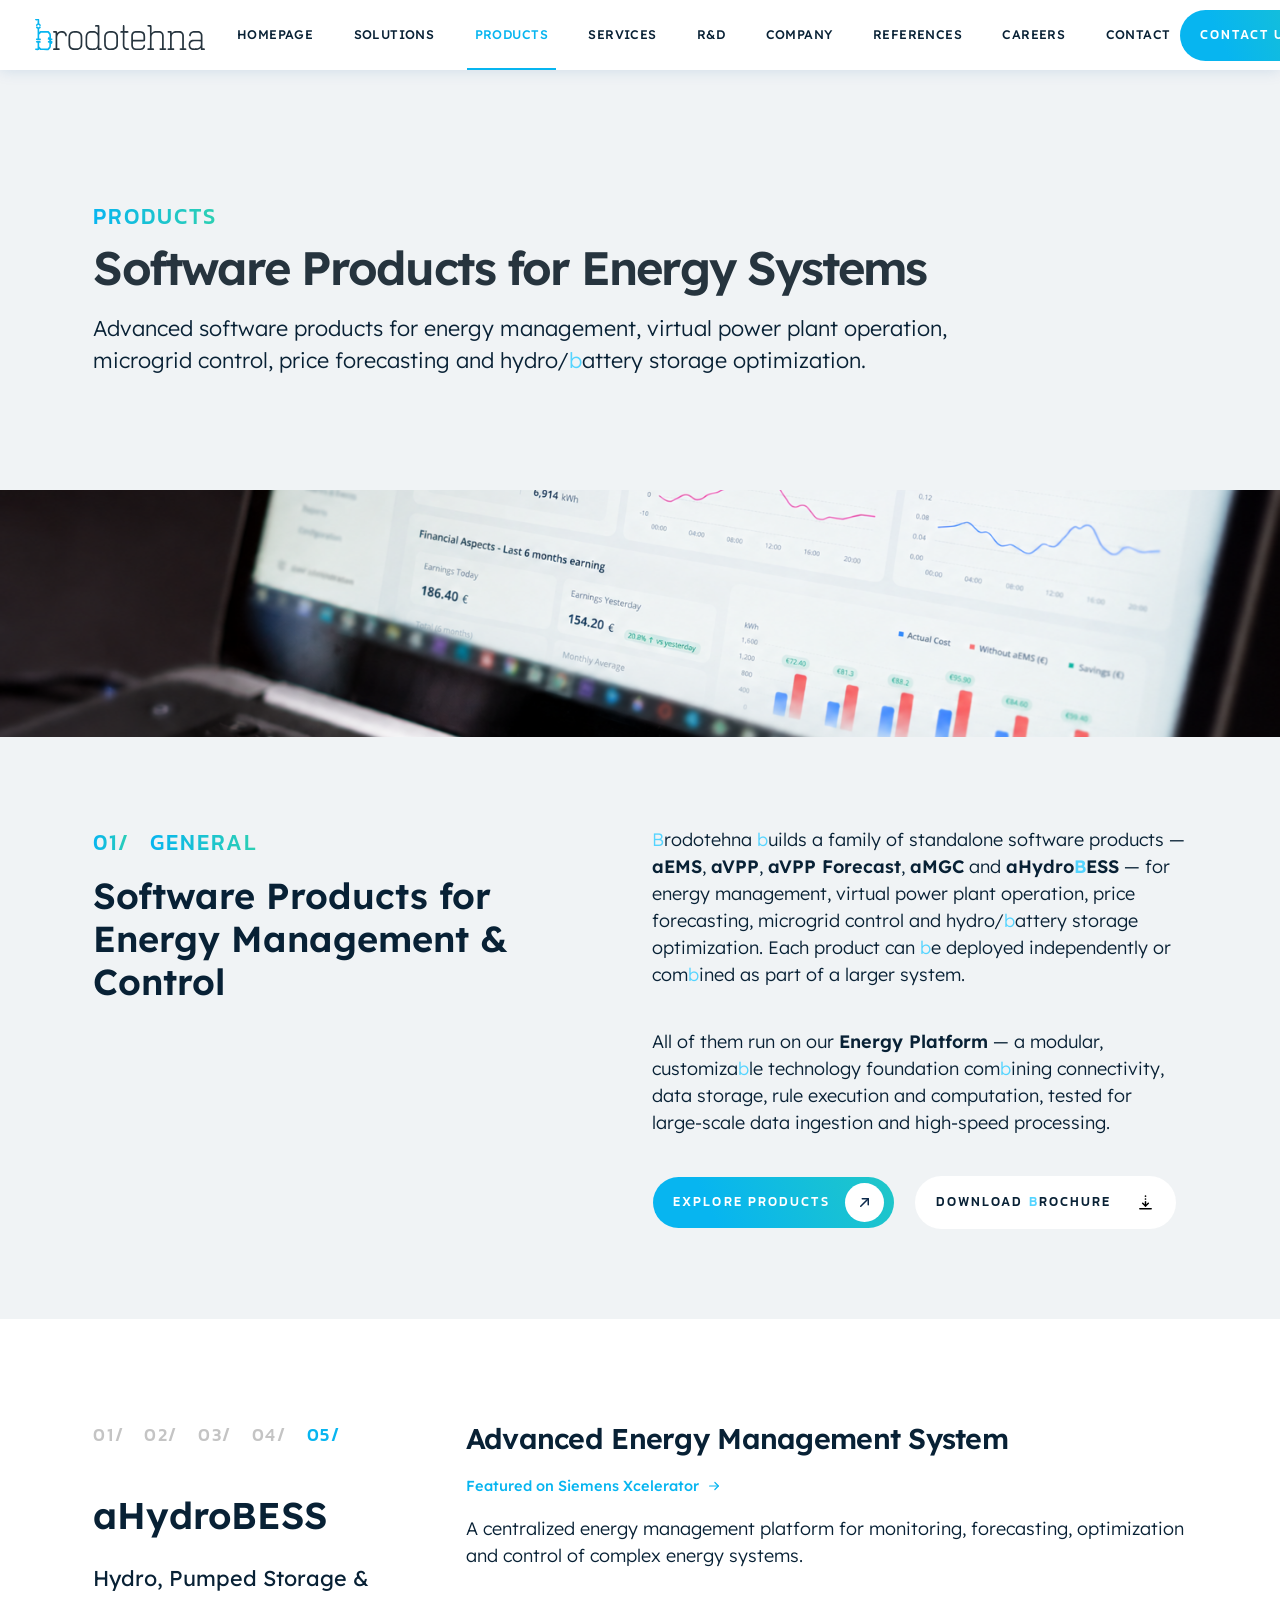
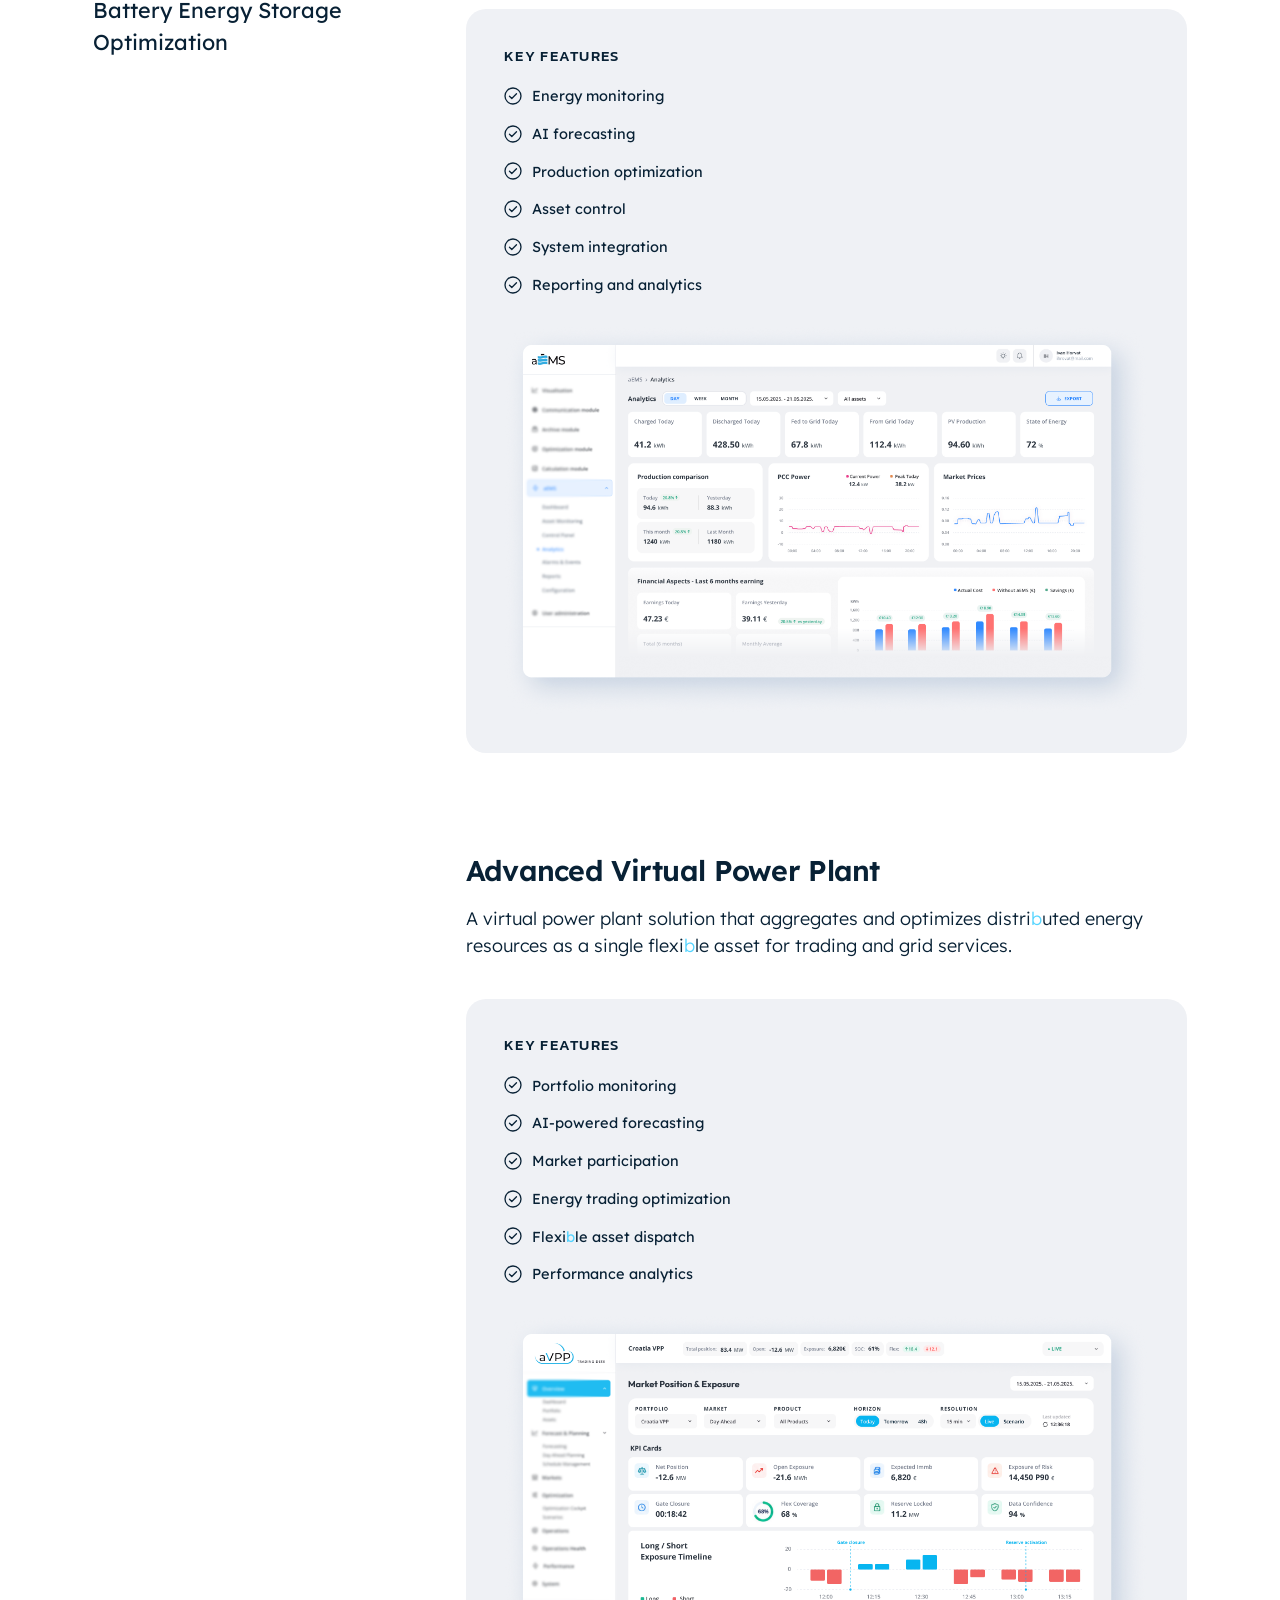
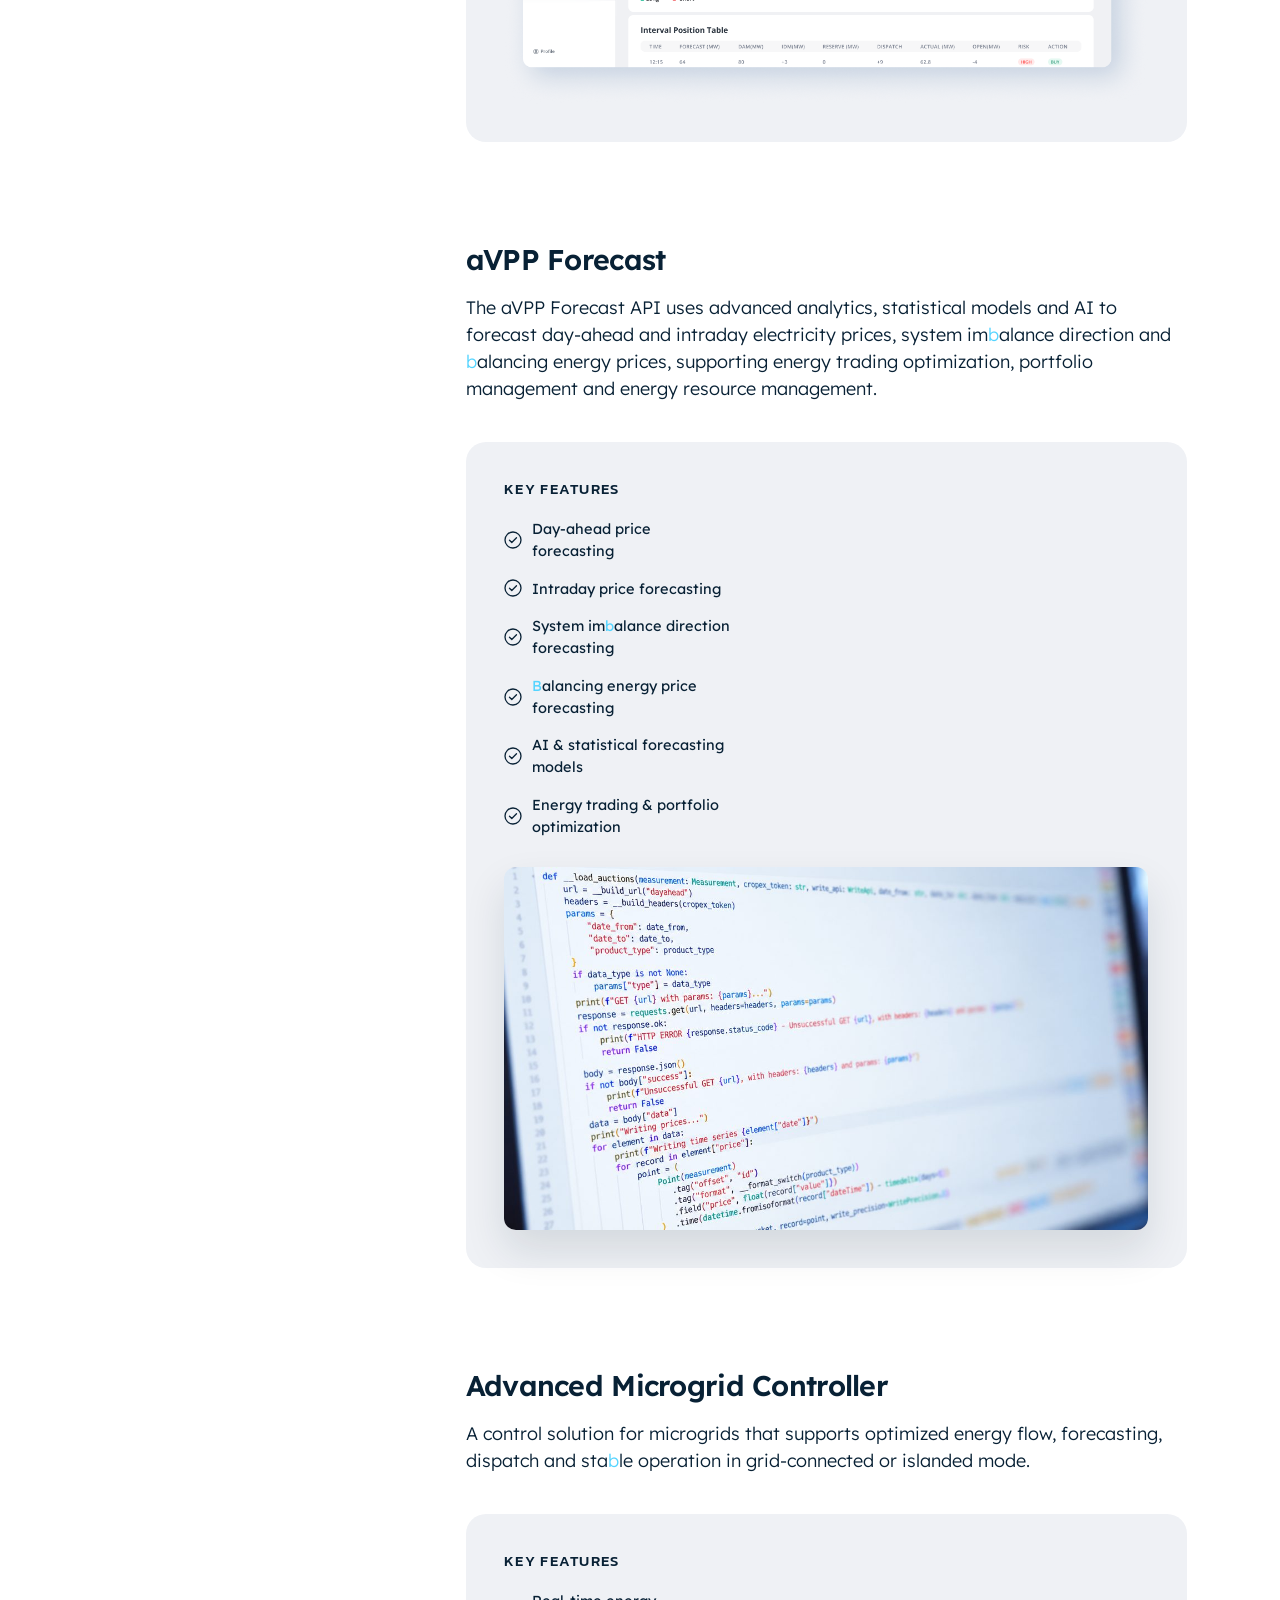
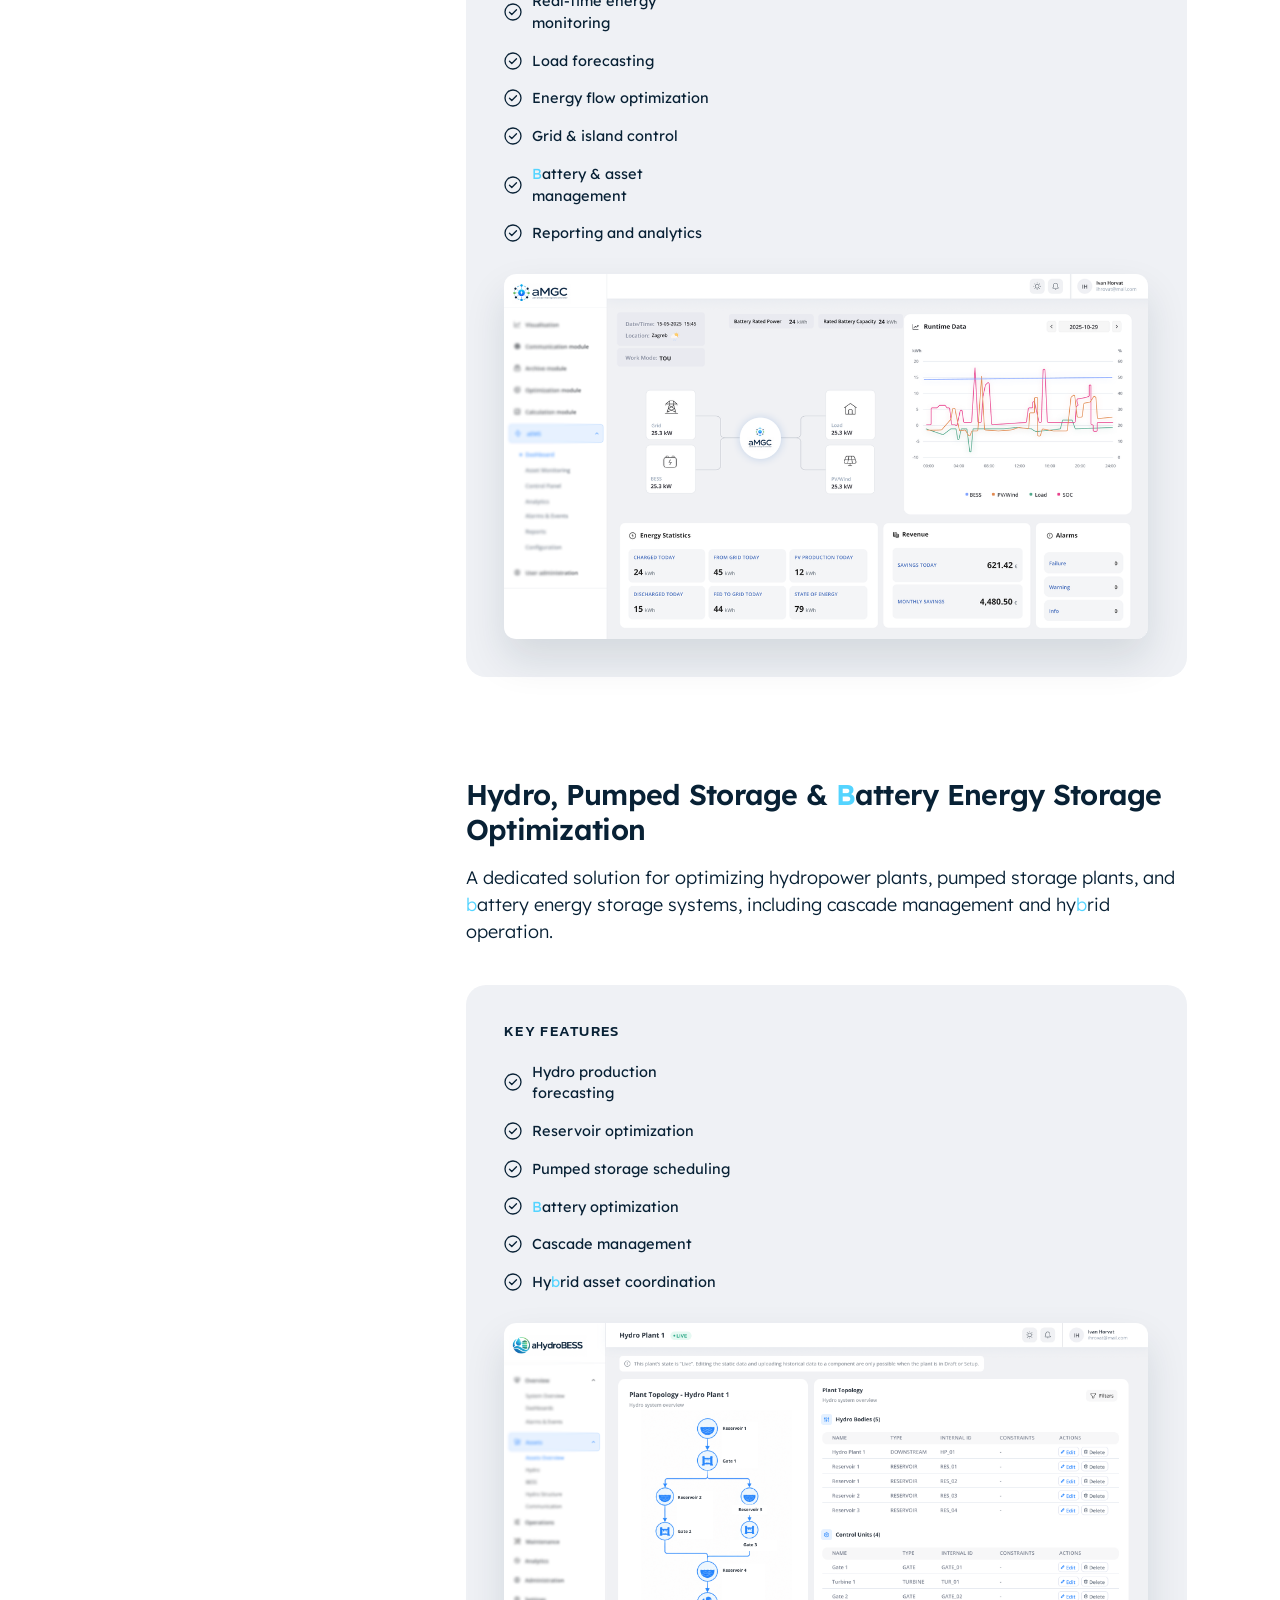
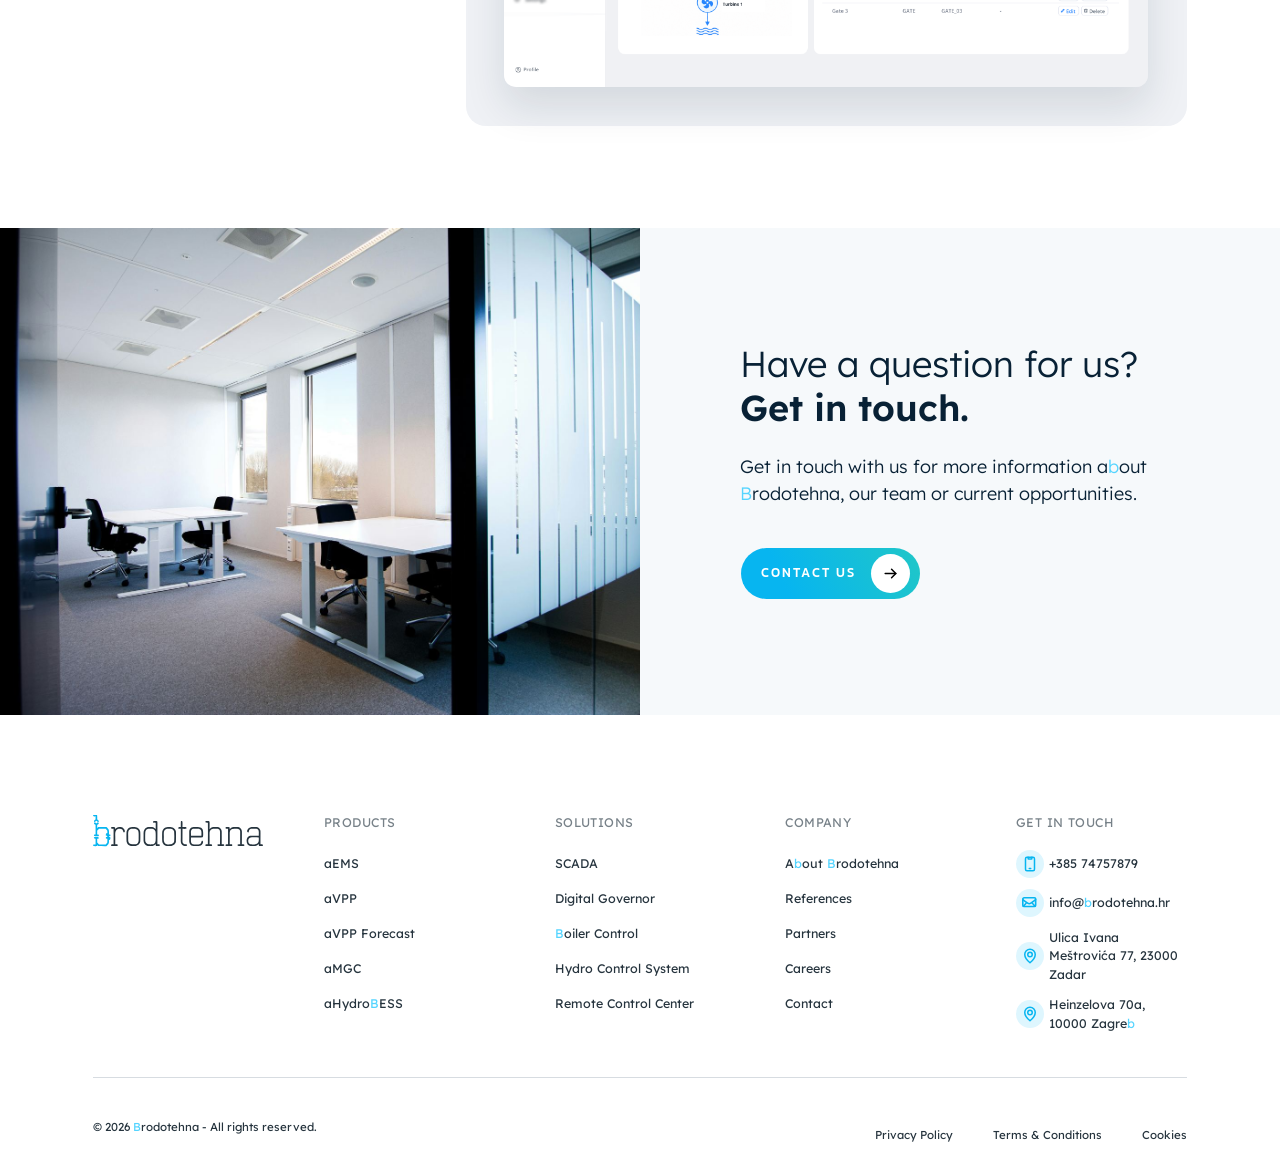
<file: products.html>
<!DOCTYPE html>
<html lang="en">

<head>
  <meta charset="utf-8">
  <meta content="width=device-width, initial-scale=1.0" name="viewport">

  <title>Brodotehna - Products</title>
  <meta content="Brodotehna's software products for energy management, virtual power plants, microgrid control, price forecasting and hydro/battery storage optimization." name="description">

  <!-- Favicons -->
  <link href="assets/img/brodotehna/favicon.svg" rel="icon">
  <link href="assets/img/apple-touch-icon.png" rel="apple-touch-icon">

  <!-- Google Fonts -->
  <link rel="preconnect" href="https://fonts.googleapis.com">
  <link rel="preconnect" href="https://fonts.gstatic.com" crossorigin>
  <link href="https://fonts.googleapis.com/css2?family=Kanit:wght@400;500;600&family=Lexend:wght@300;400;500;600&display=swap" rel="stylesheet">

  <!-- Vendor CSS Files -->
  <link href="assets/vendor/bootstrap/css/bootstrap.min.css" rel="stylesheet">
  <link href="assets/vendor/aos/aos.css" rel="stylesheet">

  <!-- Brodotehna Site CSS (see references.html for why main.css and
       bootstrap-icons aren't loaded here either) -->
  <link href="assets/css/brodotehna.css" rel="stylesheet">


  <!-- Umami Analytics -->
  <script defer src="https://analytics.brodotehna.eu/script.js" data-website-id="29f206f9-b267-4615-98bd-b09cdf3c040b"></script>

</head>

<body class="bth-page">

  <!-- ======= Menu ======= -->
  <nav class="navbar navbar-expand-xl bth-navbar sticky-top">
    <div class="bth-navbar__inner">
      <a href="index.html" class="navbar-brand bth-navbar__brand">
        <img src="assets/img/brodotehna/logo-brodotehna.svg" alt="Brodotehna">
      </a>

      <button type="button" class="navbar-toggler bth-navbar__toggler" data-bs-toggle="collapse" data-bs-target="#bthNavMain" aria-controls="bthNavMain" aria-expanded="false" aria-label="Toggle navigation">
        <img class="bth-icon-menu" src="assets/img/brodotehna/icon-menu.svg" alt="">
        <img class="bth-icon-close" src="assets/img/brodotehna/icon-close.svg" alt="">
      </button>

      <div class="collapse navbar-collapse" id="bthNavMain">
        <ul class="navbar-nav bth-navbar__nav">
          <li class="nav-item"><a class="nav-link" href="index.html">Homepage</a></li>
          <li class="nav-item"><a class="nav-link" href="solutions.html">Solutions</a></li>
          <li class="nav-item"><a class="nav-link active" href="products.html">Products</a></li>
          <li class="nav-item"><a class="nav-link" href="services.html">Services</a></li>
          <li class="nav-item"><a class="nav-link" href="rd.html">R&amp;D</a></li>
          <li class="nav-item"><a class="nav-link" href="company.html">Company</a></li>
          <li class="nav-item"><a class="nav-link" href="references.html">References</a></li>
          <li class="nav-item"><a class="nav-link" href="careers.html">Careers</a></li>
          <li class="nav-item"><a class="nav-link" href="contact.html">Contact</a></li>
        </ul>
        <a href="contact.html" class="bth-btn">
          <span>Contact us</span>
          <span class="bth-btn__icon"><img src="assets/img/brodotehna/icon-arrow.svg" alt=""></span>
        </a>
      </div>
    </div>
  </nav><!-- End Menu -->

  <main id="main">

    <!-- ======= Page Header ======= -->
    <section class="bth-page-header bth-page-header--page-bg">
      <div class="bth-container" data-aos="fade-up">
        <p class="bth-eyebrow">Products</p>
        <h1>Software Products for Energy Systems</h1>
        <p>Advanced software products for energy management, virtual power plant operation, microgrid control, price forecasting and hydro/battery storage optimization.</p>
      </div>
    </section><!-- End Page Header -->

    <!-- ======= Photo strip ======= -->
    <div class="bth-photo-strip" data-aos="fade-up">
      <img src="assets/img/brodotehna/products-photostrip-laptop-aems-unoptimized.png" alt="Laptop screen showing the aEMS analytics dashboard">
    </div>

    <!-- ======= Section 1: intro ======= -->
    <section class="bth-solutions-intro">
      <div class="bth-container">
        <div class="row align-items-start" data-aos="fade-up">
          <div class="col-lg-6">
            <div class="bth-solutions-intro__eyebrow">
              <span>01/</span>
              <span>General</span>
            </div>
            <h2 class="bth-solutions-intro__heading">Software Products for Energy Management &amp; Control</h2>
          </div>
          <div class="col-lg-6">
            <p class="bth-solutions-intro__copy">
              Brodotehna builds a family of standalone software products — <b>aEMS</b>, <b>aVPP</b>, <b>aVPP Forecast</b>, <b>aMGC</b> and <b>aHydroBESS</b> — for energy management, virtual power plant operation, price forecasting, microgrid control and hydro/battery storage optimization. Each product can be deployed independently or combined as part of a larger system.
            </p>
            <p class="bth-solutions-intro__copy">
              All of them run on our <b>Energy Platform</b> — a modular, customizable technology foundation combining connectivity, data storage, rule execution and computation, tested for large-scale data ingestion and high-speed processing.
            </p>
            <div class="bth-solutions-intro__buttons">
              <a href="#bthSolutionsList" class="bth-btn">
                <span>Explore products</span>
                <span class="bth-btn__icon"><img class="bth-icon-dark" src="assets/img/brodotehna/icon-arrow-diagonal-dark.svg" alt=""></span>
              </a>
              <a href="assets/files/Brodotehna-Brochure.pdf" download="Brodotehna-Brochure.pdf" class="bth-btn bth-btn--white">
                <span>Download Brochure</span>
                <span class="bth-btn__icon"><img src="assets/img/brodotehna/icon-download.svg" alt=""></span>
              </a>
            </div>
          </div>
        </div>
      </div>
    </section><!-- End Section 1 -->

    <!-- ======= Section 2: products list =======
         Left: sticky sidebar with 01-05 tabs + the current product's
         name/title, updated by scroll position (see brodotehna.js).
         Right: the 5 product cards, stacked. Below 992px the sidebar
         becomes a plain (non-sticky) tab row above the stacked cards -
         see the media query in brodotehna.css. aEMS/aVPP/aVPP Forecast/
         aMGC split out of solutions.html originally, as the client's
         standalone named products; aHydroBESS moved here later (as
         solution-5) since the client considers it a product too - its
         old solutions.html id (solution-1) was simply dropped there
         rather than renumbered. -->
    <section class="bth-solutions-list" id="bthSolutionsList">
      <div class="bth-container">
        <div class="row">
          <div class="col-lg-4">
            <div class="bth-solutions-sidebar">
              <div class="bth-solutions-tabs">
                <button type="button" data-target="solution-1" class="active">01/</button>
                <button type="button" data-target="solution-2">02/</button>
                <button type="button" data-target="solution-3">03/</button>
                <button type="button" data-target="solution-4">04/</button>
                <button type="button" data-target="solution-5">05/</button>
              </div>
              <p class="bth-solutions-sidebar__name">aEMS</p>
              <p class="bth-solutions-sidebar__title">Advanced Energy Management System</p>
            </div>
          </div>

          <div class="col-lg-8">
            <div class="bth-solutions-cards">
              <article class="bth-solutions-card" id="solution-1" data-short="aEMS" data-title="Advanced Energy Management System" data-aos="fade-up">
                <h3>Advanced Energy Management System</h3>
                <a href="https://www.siemens.com/en-us/products/brodotehna-control-systems-aems-advanced-energy-management-system/" target="_blank" rel="noopener noreferrer" class="bth-solutions-card__link">
                  <span>Featured on Siemens Xcelerator</span>
                  <img src="assets/img/brodotehna/icon-arrow-blue.svg" alt="">
                </a>
                <p>A centralized energy management platform for monitoring, forecasting, optimization and control of complex energy systems.</p>
                <div class="bth-solutions-card__showcase">
                  <div class="bth-solutions-card__features">
                    <h4>Key features</h4>
                    <ul>
                      <li><svg width="18" height="18" viewBox="0 0 18 18" fill="none" xmlns="http://www.w3.org/2000/svg" aria-hidden="true"><circle cx="9" cy="9" r="8" stroke="currentColor" stroke-width="1.3"/><path d="M5.5 9.3L7.8 11.5L12.5 6.8" stroke="currentColor" stroke-width="1.3" stroke-linecap="round" stroke-linejoin="round"/></svg>Energy monitoring</li>
                      <li><svg width="18" height="18" viewBox="0 0 18 18" fill="none" xmlns="http://www.w3.org/2000/svg" aria-hidden="true"><circle cx="9" cy="9" r="8" stroke="currentColor" stroke-width="1.3"/><path d="M5.5 9.3L7.8 11.5L12.5 6.8" stroke="currentColor" stroke-width="1.3" stroke-linecap="round" stroke-linejoin="round"/></svg>AI forecasting</li>
                      <li><svg width="18" height="18" viewBox="0 0 18 18" fill="none" xmlns="http://www.w3.org/2000/svg" aria-hidden="true"><circle cx="9" cy="9" r="8" stroke="currentColor" stroke-width="1.3"/><path d="M5.5 9.3L7.8 11.5L12.5 6.8" stroke="currentColor" stroke-width="1.3" stroke-linecap="round" stroke-linejoin="round"/></svg>Production optimization</li>
                      <li><svg width="18" height="18" viewBox="0 0 18 18" fill="none" xmlns="http://www.w3.org/2000/svg" aria-hidden="true"><circle cx="9" cy="9" r="8" stroke="currentColor" stroke-width="1.3"/><path d="M5.5 9.3L7.8 11.5L12.5 6.8" stroke="currentColor" stroke-width="1.3" stroke-linecap="round" stroke-linejoin="round"/></svg>Asset control</li>
                      <li><svg width="18" height="18" viewBox="0 0 18 18" fill="none" xmlns="http://www.w3.org/2000/svg" aria-hidden="true"><circle cx="9" cy="9" r="8" stroke="currentColor" stroke-width="1.3"/><path d="M5.5 9.3L7.8 11.5L12.5 6.8" stroke="currentColor" stroke-width="1.3" stroke-linecap="round" stroke-linejoin="round"/></svg>System integration</li>
                      <li><svg width="18" height="18" viewBox="0 0 18 18" fill="none" xmlns="http://www.w3.org/2000/svg" aria-hidden="true"><circle cx="9" cy="9" r="8" stroke="currentColor" stroke-width="1.3"/><path d="M5.5 9.3L7.8 11.5L12.5 6.8" stroke="currentColor" stroke-width="1.3" stroke-linecap="round" stroke-linejoin="round"/></svg>Reporting and analytics</li>
                    </ul>
                  </div>
                  <div class="bth-solutions-card__showcase-media bth-solutions-card__showcase-media--transparent">
                    <img src="assets/img/brodotehna/solution-aems-dashboard-mockup-optimized.png" alt="aEMS dashboard showing energy analytics, production comparison and financial reporting">
                  </div>
                </div>
              </article>

              <article class="bth-solutions-card" id="solution-2" data-short="aVPP" data-title="Advanced Virtual Power Plant" data-aos="fade-up">
                <h3>Advanced Virtual Power Plant</h3>
                <p>A virtual power plant solution that aggregates and optimizes distributed energy resources as a single flexible asset for trading and grid services.</p>
                <div class="bth-solutions-card__showcase">
                  <div class="bth-solutions-card__features">
                    <h4>Key features</h4>
                    <ul>
                      <li><svg width="18" height="18" viewBox="0 0 18 18" fill="none" xmlns="http://www.w3.org/2000/svg" aria-hidden="true"><circle cx="9" cy="9" r="8" stroke="currentColor" stroke-width="1.3"/><path d="M5.5 9.3L7.8 11.5L12.5 6.8" stroke="currentColor" stroke-width="1.3" stroke-linecap="round" stroke-linejoin="round"/></svg>Portfolio monitoring</li>
                      <li><svg width="18" height="18" viewBox="0 0 18 18" fill="none" xmlns="http://www.w3.org/2000/svg" aria-hidden="true"><circle cx="9" cy="9" r="8" stroke="currentColor" stroke-width="1.3"/><path d="M5.5 9.3L7.8 11.5L12.5 6.8" stroke="currentColor" stroke-width="1.3" stroke-linecap="round" stroke-linejoin="round"/></svg>AI-powered forecasting</li>
                      <li><svg width="18" height="18" viewBox="0 0 18 18" fill="none" xmlns="http://www.w3.org/2000/svg" aria-hidden="true"><circle cx="9" cy="9" r="8" stroke="currentColor" stroke-width="1.3"/><path d="M5.5 9.3L7.8 11.5L12.5 6.8" stroke="currentColor" stroke-width="1.3" stroke-linecap="round" stroke-linejoin="round"/></svg>Market participation</li>
                      <li><svg width="18" height="18" viewBox="0 0 18 18" fill="none" xmlns="http://www.w3.org/2000/svg" aria-hidden="true"><circle cx="9" cy="9" r="8" stroke="currentColor" stroke-width="1.3"/><path d="M5.5 9.3L7.8 11.5L12.5 6.8" stroke="currentColor" stroke-width="1.3" stroke-linecap="round" stroke-linejoin="round"/></svg>Energy trading optimization</li>
                      <li><svg width="18" height="18" viewBox="0 0 18 18" fill="none" xmlns="http://www.w3.org/2000/svg" aria-hidden="true"><circle cx="9" cy="9" r="8" stroke="currentColor" stroke-width="1.3"/><path d="M5.5 9.3L7.8 11.5L12.5 6.8" stroke="currentColor" stroke-width="1.3" stroke-linecap="round" stroke-linejoin="round"/></svg>Flexible asset dispatch</li>
                      <li><svg width="18" height="18" viewBox="0 0 18 18" fill="none" xmlns="http://www.w3.org/2000/svg" aria-hidden="true"><circle cx="9" cy="9" r="8" stroke="currentColor" stroke-width="1.3"/><path d="M5.5 9.3L7.8 11.5L12.5 6.8" stroke="currentColor" stroke-width="1.3" stroke-linecap="round" stroke-linejoin="round"/></svg>Performance analytics</li>
                    </ul>
                  </div>
                  <div class="bth-solutions-card__showcase-media bth-solutions-card__showcase-media--transparent">
                    <img src="assets/img/brodotehna/solution-avpp-dashboard-mockup-optimized.png" alt="aVPP dashboard showing market position, exposure, KPI cards and long/short exposure timeline">
                  </div>
                </div>
              </article>

              <article class="bth-solutions-card" id="solution-3" data-short="aVPP Forecast" data-title="aVPP Forecast" data-aos="fade-up">
                <h3>aVPP Forecast</h3>
                <p>The aVPP Forecast API uses advanced analytics, statistical models and AI to forecast day-ahead and intraday electricity prices, system imbalance direction and balancing energy prices, supporting energy trading optimization, portfolio management and energy resource management.</p>
                <div class="bth-solutions-card__showcase">
                  <div class="bth-solutions-card__features">
                    <h4>Key features</h4>
                    <ul>
                      <li><svg width="18" height="18" viewBox="0 0 18 18" fill="none" xmlns="http://www.w3.org/2000/svg" aria-hidden="true"><circle cx="9" cy="9" r="8" stroke="currentColor" stroke-width="1.3"/><path d="M5.5 9.3L7.8 11.5L12.5 6.8" stroke="currentColor" stroke-width="1.3" stroke-linecap="round" stroke-linejoin="round"/></svg>Day-ahead price forecasting</li>
                      <li><svg width="18" height="18" viewBox="0 0 18 18" fill="none" xmlns="http://www.w3.org/2000/svg" aria-hidden="true"><circle cx="9" cy="9" r="8" stroke="currentColor" stroke-width="1.3"/><path d="M5.5 9.3L7.8 11.5L12.5 6.8" stroke="currentColor" stroke-width="1.3" stroke-linecap="round" stroke-linejoin="round"/></svg>Intraday price forecasting</li>
                      <li><svg width="18" height="18" viewBox="0 0 18 18" fill="none" xmlns="http://www.w3.org/2000/svg" aria-hidden="true"><circle cx="9" cy="9" r="8" stroke="currentColor" stroke-width="1.3"/><path d="M5.5 9.3L7.8 11.5L12.5 6.8" stroke="currentColor" stroke-width="1.3" stroke-linecap="round" stroke-linejoin="round"/></svg>System imbalance direction forecasting</li>
                      <li><svg width="18" height="18" viewBox="0 0 18 18" fill="none" xmlns="http://www.w3.org/2000/svg" aria-hidden="true"><circle cx="9" cy="9" r="8" stroke="currentColor" stroke-width="1.3"/><path d="M5.5 9.3L7.8 11.5L12.5 6.8" stroke="currentColor" stroke-width="1.3" stroke-linecap="round" stroke-linejoin="round"/></svg>Balancing energy price forecasting</li>
                      <li><svg width="18" height="18" viewBox="0 0 18 18" fill="none" xmlns="http://www.w3.org/2000/svg" aria-hidden="true"><circle cx="9" cy="9" r="8" stroke="currentColor" stroke-width="1.3"/><path d="M5.5 9.3L7.8 11.5L12.5 6.8" stroke="currentColor" stroke-width="1.3" stroke-linecap="round" stroke-linejoin="round"/></svg>AI &amp; statistical forecasting models</li>
                      <li><svg width="18" height="18" viewBox="0 0 18 18" fill="none" xmlns="http://www.w3.org/2000/svg" aria-hidden="true"><circle cx="9" cy="9" r="8" stroke="currentColor" stroke-width="1.3"/><path d="M5.5 9.3L7.8 11.5L12.5 6.8" stroke="currentColor" stroke-width="1.3" stroke-linecap="round" stroke-linejoin="round"/></svg>Energy trading &amp; portfolio optimization</li>
                    </ul>
                  </div>
                  <div class="bth-solutions-card__showcase-media">
                    <img src="assets/img/brodotehna/solution-avppforecast-dashboard-mockup-optimized.jpg" alt="Python code editor used for aVPP Forecast price and imbalance forecasting models">
                  </div>
                </div>
              </article>

              <article class="bth-solutions-card" id="solution-4" data-short="aMGC" data-title="Advanced Microgrid Controller" data-aos="fade-up">
                <h3>Advanced Microgrid Controller</h3>
                <p>A control solution for microgrids that supports optimized energy flow, forecasting, dispatch and stable operation in grid-connected or islanded mode.</p>
                <div class="bth-solutions-card__showcase">
                  <div class="bth-solutions-card__features">
                    <h4>Key features</h4>
                    <ul>
                      <li><svg width="18" height="18" viewBox="0 0 18 18" fill="none" xmlns="http://www.w3.org/2000/svg" aria-hidden="true"><circle cx="9" cy="9" r="8" stroke="currentColor" stroke-width="1.3"/><path d="M5.5 9.3L7.8 11.5L12.5 6.8" stroke="currentColor" stroke-width="1.3" stroke-linecap="round" stroke-linejoin="round"/></svg>Real-time energy monitoring</li>
                      <li><svg width="18" height="18" viewBox="0 0 18 18" fill="none" xmlns="http://www.w3.org/2000/svg" aria-hidden="true"><circle cx="9" cy="9" r="8" stroke="currentColor" stroke-width="1.3"/><path d="M5.5 9.3L7.8 11.5L12.5 6.8" stroke="currentColor" stroke-width="1.3" stroke-linecap="round" stroke-linejoin="round"/></svg>Load forecasting</li>
                      <li><svg width="18" height="18" viewBox="0 0 18 18" fill="none" xmlns="http://www.w3.org/2000/svg" aria-hidden="true"><circle cx="9" cy="9" r="8" stroke="currentColor" stroke-width="1.3"/><path d="M5.5 9.3L7.8 11.5L12.5 6.8" stroke="currentColor" stroke-width="1.3" stroke-linecap="round" stroke-linejoin="round"/></svg>Energy flow optimization</li>
                      <li><svg width="18" height="18" viewBox="0 0 18 18" fill="none" xmlns="http://www.w3.org/2000/svg" aria-hidden="true"><circle cx="9" cy="9" r="8" stroke="currentColor" stroke-width="1.3"/><path d="M5.5 9.3L7.8 11.5L12.5 6.8" stroke="currentColor" stroke-width="1.3" stroke-linecap="round" stroke-linejoin="round"/></svg>Grid &amp; island control</li>
                      <li><svg width="18" height="18" viewBox="0 0 18 18" fill="none" xmlns="http://www.w3.org/2000/svg" aria-hidden="true"><circle cx="9" cy="9" r="8" stroke="currentColor" stroke-width="1.3"/><path d="M5.5 9.3L7.8 11.5L12.5 6.8" stroke="currentColor" stroke-width="1.3" stroke-linecap="round" stroke-linejoin="round"/></svg>Battery &amp; asset management</li>
                      <li><svg width="18" height="18" viewBox="0 0 18 18" fill="none" xmlns="http://www.w3.org/2000/svg" aria-hidden="true"><circle cx="9" cy="9" r="8" stroke="currentColor" stroke-width="1.3"/><path d="M5.5 9.3L7.8 11.5L12.5 6.8" stroke="currentColor" stroke-width="1.3" stroke-linecap="round" stroke-linejoin="round"/></svg>Reporting and analytics</li>
                    </ul>
                  </div>
                  <div class="bth-solutions-card__showcase-media">
                    <img src="assets/img/brodotehna/solution-amgc-dashboard-mockup-optimized.png" alt="aMGC dashboard showing microgrid runtime data, energy statistics, revenue and alarms">
                  </div>
                </div>
              </article>

              <article class="bth-solutions-card" id="solution-5" data-short="aHydroBESS" data-title="Hydro, Pumped Storage &amp; Battery Energy Storage Optimization" data-aos="fade-up">
                <h3>Hydro, Pumped Storage &amp; Battery Energy Storage Optimization</h3>
                <p>A dedicated solution for optimizing hydropower plants, pumped storage plants, and battery energy storage systems, including cascade management and hybrid operation.</p>
                <div class="bth-solutions-card__showcase">
                  <div class="bth-solutions-card__features">
                    <h4>Key features</h4>
                    <ul>
                      <li><svg width="18" height="18" viewBox="0 0 18 18" fill="none" xmlns="http://www.w3.org/2000/svg" aria-hidden="true"><circle cx="9" cy="9" r="8" stroke="currentColor" stroke-width="1.3"/><path d="M5.5 9.3L7.8 11.5L12.5 6.8" stroke="currentColor" stroke-width="1.3" stroke-linecap="round" stroke-linejoin="round"/></svg>Hydro production forecasting</li>
                      <li><svg width="18" height="18" viewBox="0 0 18 18" fill="none" xmlns="http://www.w3.org/2000/svg" aria-hidden="true"><circle cx="9" cy="9" r="8" stroke="currentColor" stroke-width="1.3"/><path d="M5.5 9.3L7.8 11.5L12.5 6.8" stroke="currentColor" stroke-width="1.3" stroke-linecap="round" stroke-linejoin="round"/></svg>Reservoir optimization</li>
                      <li><svg width="18" height="18" viewBox="0 0 18 18" fill="none" xmlns="http://www.w3.org/2000/svg" aria-hidden="true"><circle cx="9" cy="9" r="8" stroke="currentColor" stroke-width="1.3"/><path d="M5.5 9.3L7.8 11.5L12.5 6.8" stroke="currentColor" stroke-width="1.3" stroke-linecap="round" stroke-linejoin="round"/></svg>Pumped storage scheduling</li>
                      <li><svg width="18" height="18" viewBox="0 0 18 18" fill="none" xmlns="http://www.w3.org/2000/svg" aria-hidden="true"><circle cx="9" cy="9" r="8" stroke="currentColor" stroke-width="1.3"/><path d="M5.5 9.3L7.8 11.5L12.5 6.8" stroke="currentColor" stroke-width="1.3" stroke-linecap="round" stroke-linejoin="round"/></svg>Battery optimization</li>
                      <li><svg width="18" height="18" viewBox="0 0 18 18" fill="none" xmlns="http://www.w3.org/2000/svg" aria-hidden="true"><circle cx="9" cy="9" r="8" stroke="currentColor" stroke-width="1.3"/><path d="M5.5 9.3L7.8 11.5L12.5 6.8" stroke="currentColor" stroke-width="1.3" stroke-linecap="round" stroke-linejoin="round"/></svg>Cascade management</li>
                      <li><svg width="18" height="18" viewBox="0 0 18 18" fill="none" xmlns="http://www.w3.org/2000/svg" aria-hidden="true"><circle cx="9" cy="9" r="8" stroke="currentColor" stroke-width="1.3"/><path d="M5.5 9.3L7.8 11.5L12.5 6.8" stroke="currentColor" stroke-width="1.3" stroke-linecap="round" stroke-linejoin="round"/></svg>Hybrid asset coordination</li>
                    </ul>
                  </div>
                  <div class="bth-solutions-card__showcase-media">
                    <img src="assets/img/brodotehna/solution-ahydrobess-dashboard-mockup-optimized.png" alt="aHydroBESS dashboard showing hydro plant topology, reservoirs and control units">
                  </div>
                </div>
              </article>
            </div>
          </div>
        </div>
      </div>
    </section><!-- End Section 2 -->

    <!-- ======= CTA ======= -->
    <section class="bth-solutions-cta">
      <div class="row g-0 align-items-center">
        <div class="col-lg-6">
          <div class="bth-solutions-cta__media" data-aos="fade-up">
            <img src="assets/img/brodotehna/photo-cta-card-optimized.jpg" alt="Brodotehna engineering team">
          </div>
        </div>
        <div class="col-lg-6">
          <div class="bth-solutions-cta__content" data-aos="fade-up">
            <h2><span class="bth-fw-light">Have a question for us?</span><span class="bth-fw-semibold">Get in touch.</span></h2>
            <p>Get in touch with us for more information about Brodotehna, our team or current opportunities.</p>
            <a href="contact.html" class="bth-btn">
              <span>Contact us</span>
              <span class="bth-btn__icon"><img src="assets/img/brodotehna/icon-arrow.svg" alt=""></span>
            </a>
          </div>
        </div>
      </div>
    </section><!-- End CTA -->

  </main><!-- End #main -->

  <!-- ======= Footer ======= -->
  <footer class="bth-footer">
    <div class="bth-container">
      <div class="bth-footer__top row row-cols-2 row-cols-md-3 row-cols-xl-5 gy-5" data-aos="fade-up">
        <div class="col bth-footer__col">
          <div class="bth-footer__brand">
            <img src="assets/img/brodotehna/logo-brodotehna.svg" alt="Brodotehna">
            <div class="bth-footer__social">
<!--
              <a href="#" aria-label="Instagram"><img src="assets/img/brodotehna/icon-instagram.svg" alt=""></a>
              <a href="#" aria-label="Facebook"><img src="assets/img/brodotehna/icon-facebook.svg" alt=""></a>
              <a href="#" aria-label="LinkedIn"><img src="assets/img/brodotehna/icon-linkedin.svg" alt=""></a>
-->
            </div>
          </div>
        </div>

        <div class="col bth-footer__col">
          <h4>Products</h4>
          <ul>
            <li><a href="products.html#solution-1">aEMS</a></li>
            <li><a href="products.html#solution-2">aVPP</a></li>
            <li><a href="products.html#solution-3">aVPP Forecast</a></li>
            <li><a href="products.html#solution-4">aMGC</a></li>
            <li><a href="products.html#solution-5">aHydroBESS</a></li>
          </ul>
        </div>

        <div class="col bth-footer__col">
          <h4>Solutions</h4>
          <ul>
            <li><a href="solutions.html#solution-2">SCADA</a></li>
            <li><a href="solutions.html#solution-3">Digital Governor</a></li>
            <li><a href="solutions.html#solution-4">Boiler Control</a></li>
            <li><a href="solutions.html#solution-5">Hydro Control System</a></li>
            <li><a href="solutions.html#solution-6">Remote Control Center</a></li>
          </ul>
        </div>

        <div class="col bth-footer__col">
          <h4>Company</h4>
          <ul>
            <li><a href="company.html">About Brodotehna</a></li>
            <li><a href="references.html">References</a></li>
            <li><a href="#">Partners</a></li>
            <li><a href="careers.html">Careers</a></li>
            <li><a href="contact.html">Contact</a></li>
          </ul>
        </div>

        <div class="col bth-footer__col">
          <h4>Get in touch</h4>
          <ul>
            <li class="bth-footer__contact-row">
              <span class="bth-footer__contact-icon"><img src="assets/img/brodotehna/icon-phone.svg" alt=""></span>
              <a href="tel:+38574757879">+385 74757879</a>
            </li>
            <li class="bth-footer__contact-row">
              <span class="bth-footer__contact-icon"><img src="assets/img/brodotehna/email-icon2.svg" alt=""></span>
              <a href="mailto:info@brodotehna.hr">info@brodotehna.hr</a>
            </li>
            <li class="bth-footer__contact-row">
              <span class="bth-footer__contact-icon"><img src="assets/img/brodotehna/icon-pin.svg" alt=""></span>
              <a href="#">Ulica Ivana Meštrovića 77, 23000 Zadar</a>
            </li>
            <li class="bth-footer__contact-row">
              <span class="bth-footer__contact-icon"><img src="assets/img/brodotehna/icon-pin.svg" alt=""></span>
              <a href="#">Heinzelova 70a, 10000 Zagreb</a>
            </li>
          </ul>
        </div>
      </div>

      <div class="bth-footer__bottom">
        <p>© 2026 Brodotehna - All rights reserved.</p>
        <div class="bth-footer__legal">
          <a href="privacy-policy.html">Privacy Policy</a>
          <a href="terms-conditions.html">Terms &amp; Conditions</a>
          <a href="cookies.html">Cookies</a>
        </div>
      </div>
    </div>
  </footer>
  <!-- End Footer -->

  <a href="#" class="scroll-top d-flex align-items-center justify-content-center">
    <img src="assets/img/brodotehna/icon-scroll-top.svg" alt="" width="17" height="17">
  </a>

  <div id="preloader">
    <div class="loader-wrap">
      <svg class="loader-logo" viewBox="0 0 18 32" xmlns="http://www.w3.org/2000/svg" aria-label="Loading">
        <defs>
          <clipPath id="bthPreloaderShape">
            <path d="M0.376221 0H3.99174C4.35253 0.495564 4.21668 3.66813 4.21173 4.47315C5.01069 4.87615 6.09484 5.65272 5.70634 6.68852C4.94451 7.41941 4.03047 6.37052 3.44972 5.86592C3.02343 6.07668 2.09348 7.08803 1.71223 6.9265C-0.0867535 6.16432 1.71155 4.99147 2.56827 4.46494L2.57404 1.35053C1.79078 1.36548 0.363747 1.57692 0.0703125 0.717025C0.0915492 0.370192 0.169207 0.283844 0.376221 0Z"/>
            <path d="M1.68732 7.30066C2.20569 7.28947 2.98511 8.09586 3.43503 8.46717C3.91678 8.03898 4.40789 7.62143 4.908 7.21484C6.80193 8.24058 5.26954 9.16404 4.19641 9.99481C4.18508 11.0788 4.1951 12.163 4.22651 13.2466C4.55204 12.836 4.84022 12.4422 5.25326 12.1154C7.71557 12.0804 11.041 11.9584 13.4315 12.0865C14.1252 12.5825 15.6711 14.3429 15.8494 15.2166C16.1009 16.4478 15.9838 18.1718 15.9689 19.4615C16.7004 19.4432 17.218 19.3596 17.6324 20.1631C17.729 20.3505 17.6666 20.4379 17.5947 20.6149C17.1691 21.0267 16.5284 21.0734 15.9455 21.1754C15.7355 22.4429 17.5984 21.7867 17.4887 22.8557C17.4378 23.3514 17.2634 24.55 16.9853 24.8444C16.6482 24.9973 16.3269 24.9603 15.9592 24.9497C15.9873 26.0966 16.1637 27.6703 15.5435 28.6743C15.0775 29.4282 14.0938 30.6582 13.3189 31.1268C10.7886 31.1802 7.84124 31.0865 5.25009 31.0934C4.97247 30.8889 4.44917 30.2464 4.24706 30.215C4.20674 30.4121 4.17975 30.4939 4.11088 30.6795C3.51797 31.3322 0.896527 31.2709 0.238474 30.8025C-0.797511 29.2687 1.83259 29.4592 2.57479 29.4732L2.56075 23.7376C2.02674 23.7467 1.46059 23.7952 1.11256 23.3521C-0.0811466 21.8323 3.56557 22.0907 4.02514 22.0908C4.13643 22.0871 4.24777 22.0844 4.35912 22.0828C5.10032 22.0739 6.32416 22.4345 5.59576 23.4581C5.34624 23.8087 4.63351 23.7601 4.21582 23.7547C4.1616 24.8998 4.21583 26.3185 4.23081 27.4831C4.86386 28.1542 5.35389 28.85 6.05661 29.5444C7.46785 29.4155 11.2007 29.4571 12.6727 29.5142C13.2165 28.9645 13.8943 28.2315 14.3043 27.5801C14.3523 26.3269 14.3351 24.995 14.3389 23.7355C13.3309 23.7515 12.2402 23.5883 13.0137 22.3085C13.2477 21.9215 14.0864 22.3019 14.3909 21.9819C14.3863 20.7741 13.0675 21.4179 12.8307 20.6101C12.7174 20.2237 12.8652 19.1346 13.0296 18.7287C13.3195 18.0129 14.039 18.3907 14.299 18.2984C14.4157 17.8361 14.3464 16.3242 14.3397 15.7576C13.8327 14.9575 13.3582 14.3648 12.7149 13.6833C10.5169 13.708 8.25402 13.6747 6.04155 13.687C5.49926 14.1725 4.60495 15.2193 4.18668 15.8025L4.20308 19.4763C4.67986 19.4533 5.31422 19.3882 5.65117 19.8099C7.11565 21.643 1.87784 21.2345 1.27295 20.9123C0.254955 19.7595 1.56844 19.4558 2.54429 19.5206C2.63406 16.431 2.54601 12.9602 2.55404 9.82941C1.47647 9.26013 0.18175 8.28091 1.68732 7.30066Z"/>
          </clipPath>
          <filter id="bthPreloaderGlow" x="-100%" y="-100%" width="300%" height="300%">
            <feGaussianBlur stdDeviation="0.55" result="blur"/>
            <feMerge>
              <feMergeNode in="blur"/>
              <feMergeNode in="SourceGraphic"/>
            </feMerge>
          </filter>
          <linearGradient id="bthPreloaderShine" x1="0" y1="0" x2="0" y2="1">
            <stop offset="0%" stop-color="white" stop-opacity="0"/>
            <stop offset="50%" stop-color="white" stop-opacity=".75"/>
            <stop offset="100%" stop-color="white" stop-opacity="0"/>
          </linearGradient>
        </defs>
        <g class="loader-logo-base">
          <path d="M0.376221 0H3.99174C4.35253 0.495564 4.21668 3.66813 4.21173 4.47315C5.01069 4.87615 6.09484 5.65272 5.70634 6.68852C4.94451 7.41941 4.03047 6.37052 3.44972 5.86592C3.02343 6.07668 2.09348 7.08803 1.71223 6.9265C-0.0867535 6.16432 1.71155 4.99147 2.56827 4.46494L2.57404 1.35053C1.79078 1.36548 0.363747 1.57692 0.0703125 0.717025C0.0915492 0.370192 0.169207 0.283844 0.376221 0Z"/>
          <path d="M1.68732 7.30066C2.20569 7.28947 2.98511 8.09586 3.43503 8.46717C3.91678 8.03898 4.40789 7.62143 4.908 7.21484C6.80193 8.24058 5.26954 9.16404 4.19641 9.99481C4.18508 11.0788 4.1951 12.163 4.22651 13.2466C4.55204 12.836 4.84022 12.4422 5.25326 12.1154C7.71557 12.0804 11.041 11.9584 13.4315 12.0865C14.1252 12.5825 15.6711 14.3429 15.8494 15.2166C16.1009 16.4478 15.9838 18.1718 15.9689 19.4615C16.7004 19.4432 17.218 19.3596 17.6324 20.1631C17.729 20.3505 17.6666 20.4379 17.5947 20.6149C17.1691 21.0267 16.5284 21.0734 15.9455 21.1754C15.7355 22.4429 17.5984 21.7867 17.4887 22.8557C17.4378 23.3514 17.2634 24.55 16.9853 24.8444C16.6482 24.9973 16.3269 24.9603 15.9592 24.9497C15.9873 26.0966 16.1637 27.6703 15.5435 28.6743C15.0775 29.4282 14.0938 30.6582 13.3189 31.1268C10.7886 31.1802 7.84124 31.0865 5.25009 31.0934C4.97247 30.8889 4.44917 30.2464 4.24706 30.215C4.20674 30.4121 4.17975 30.4939 4.11088 30.6795C3.51797 31.3322 0.896527 31.2709 0.238474 30.8025C-0.797511 29.2687 1.83259 29.4592 2.57479 29.4732L2.56075 23.7376C2.02674 23.7467 1.46059 23.7952 1.11256 23.3521C-0.0811466 21.8323 3.56557 22.0907 4.02514 22.0908C4.13643 22.0871 4.24777 22.0844 4.35912 22.0828C5.10032 22.0739 6.32416 22.4345 5.59576 23.4581C5.34624 23.8087 4.63351 23.7601 4.21582 23.7547C4.1616 24.8998 4.21583 26.3185 4.23081 27.4831C4.86386 28.1542 5.35389 28.85 6.05661 29.5444C7.46785 29.4155 11.2007 29.4571 12.6727 29.5142C13.2165 28.9645 13.8943 28.2315 14.3043 27.5801C14.3523 26.3269 14.3351 24.995 14.3389 23.7355C13.3309 23.7515 12.2402 23.5883 13.0137 22.3085C13.2477 21.9215 14.0864 22.3019 14.3909 21.9819C14.3863 20.7741 13.0675 21.4179 12.8307 20.6101C12.7174 20.2237 12.8652 19.1346 13.0296 18.7287C13.3195 18.0129 14.039 18.3907 14.299 18.2984C14.4157 17.8361 14.3464 16.3242 14.3397 15.7576C13.8327 14.9575 13.3582 14.3648 12.7149 13.6833C10.5169 13.708 8.25402 13.6747 6.04155 13.687C5.49926 14.1725 4.60495 15.2193 4.18668 15.8025L4.20308 19.4763C4.67986 19.4533 5.31422 19.3882 5.65117 19.8099C7.11565 21.643 1.87784 21.2345 1.27295 20.9123C0.254955 19.7595 1.56844 19.4558 2.54429 19.5206C2.63406 16.431 2.54601 12.9602 2.55404 9.82941C1.47647 9.26013 0.18175 8.28091 1.68732 7.30066Z"/>
        </g>
        <g clip-path="url(#bthPreloaderShape)">
          <rect class="loader-logo-fill loader-fill-rect" x="-2" y="0" width="22" height="32"/>
          <rect class="loader-shine" x="-2" y="28" width="22" height="5" fill="url(#bthPreloaderShine)"/>
        </g>
      </svg>
    </div>
  </div>

  <!-- Vendor JS Files -->
  <script src="assets/vendor/bootstrap/js/bootstrap.min.js"></script>
  <script src="assets/vendor/aos/aos.js"></script>

  <!-- Brodotehna Site JS -->
  <script src="assets/js/brodotehna.js"></script>

</body>

</html>
</file>
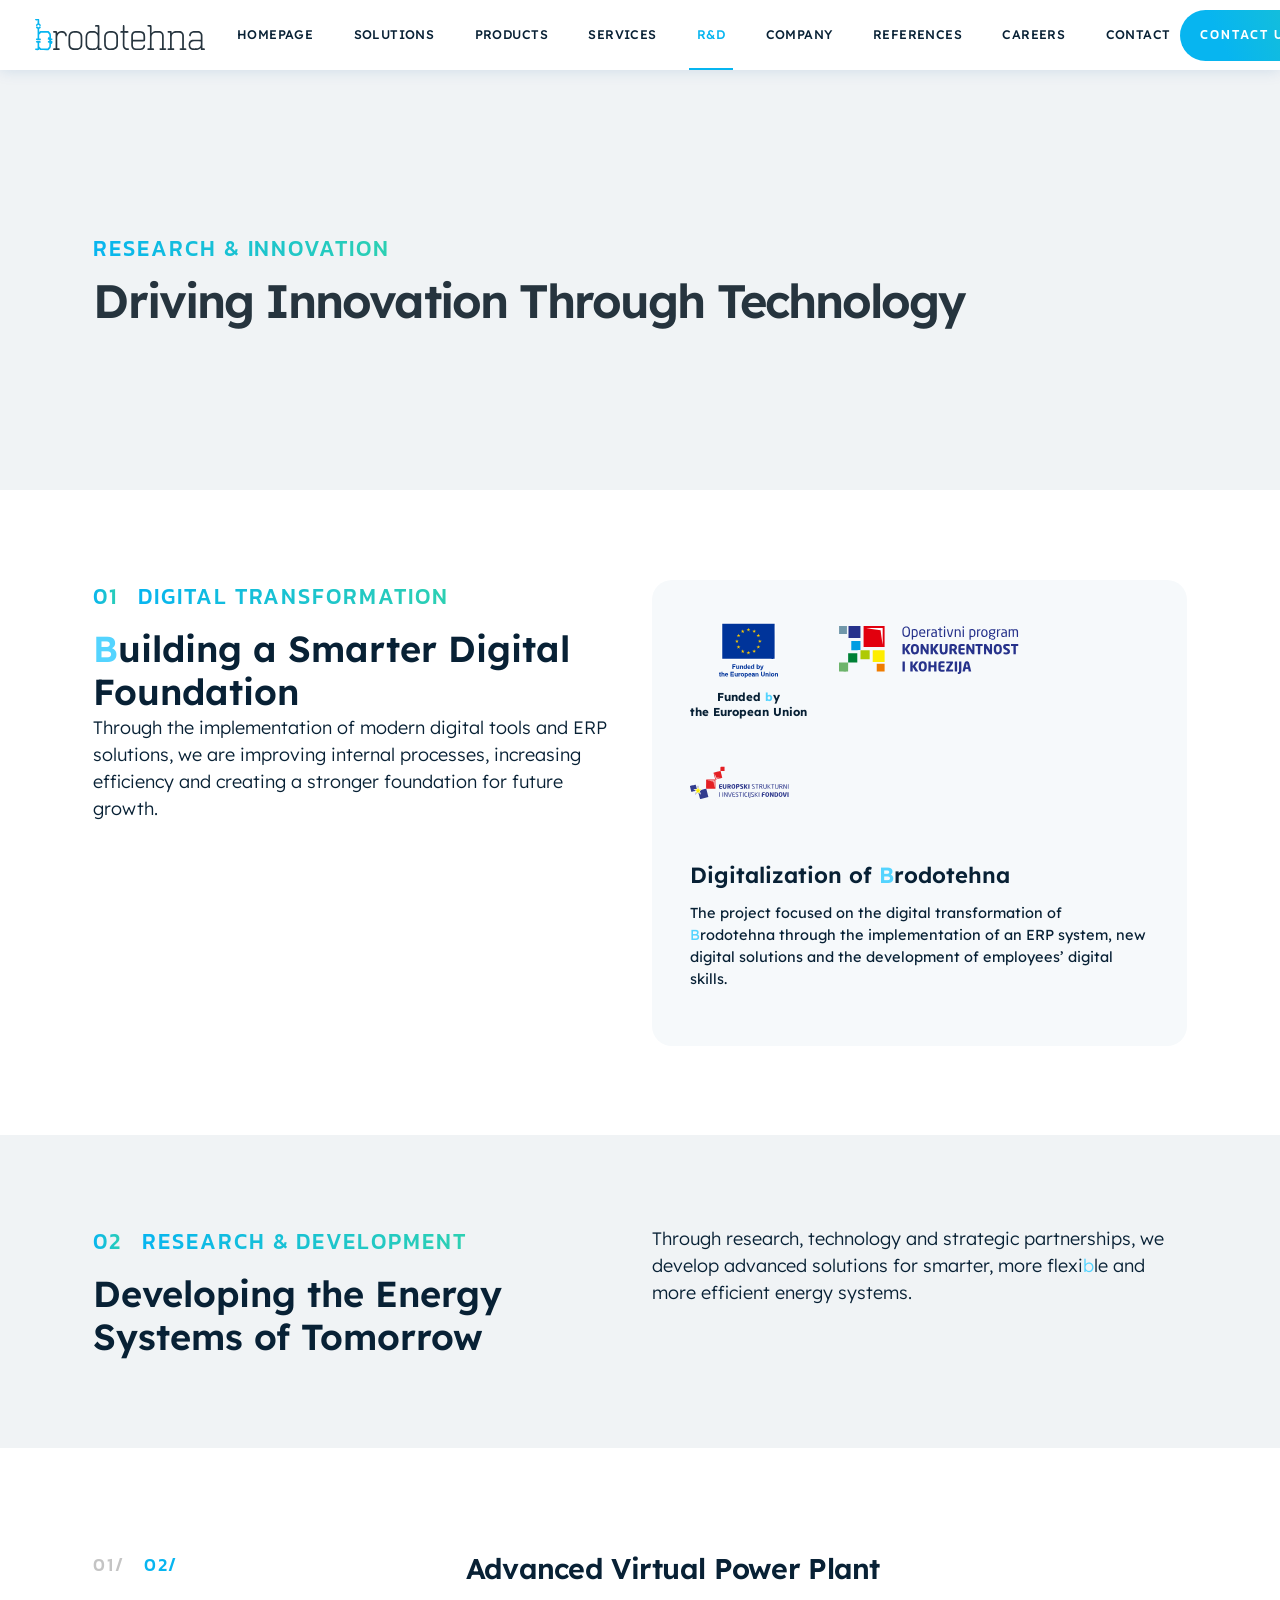
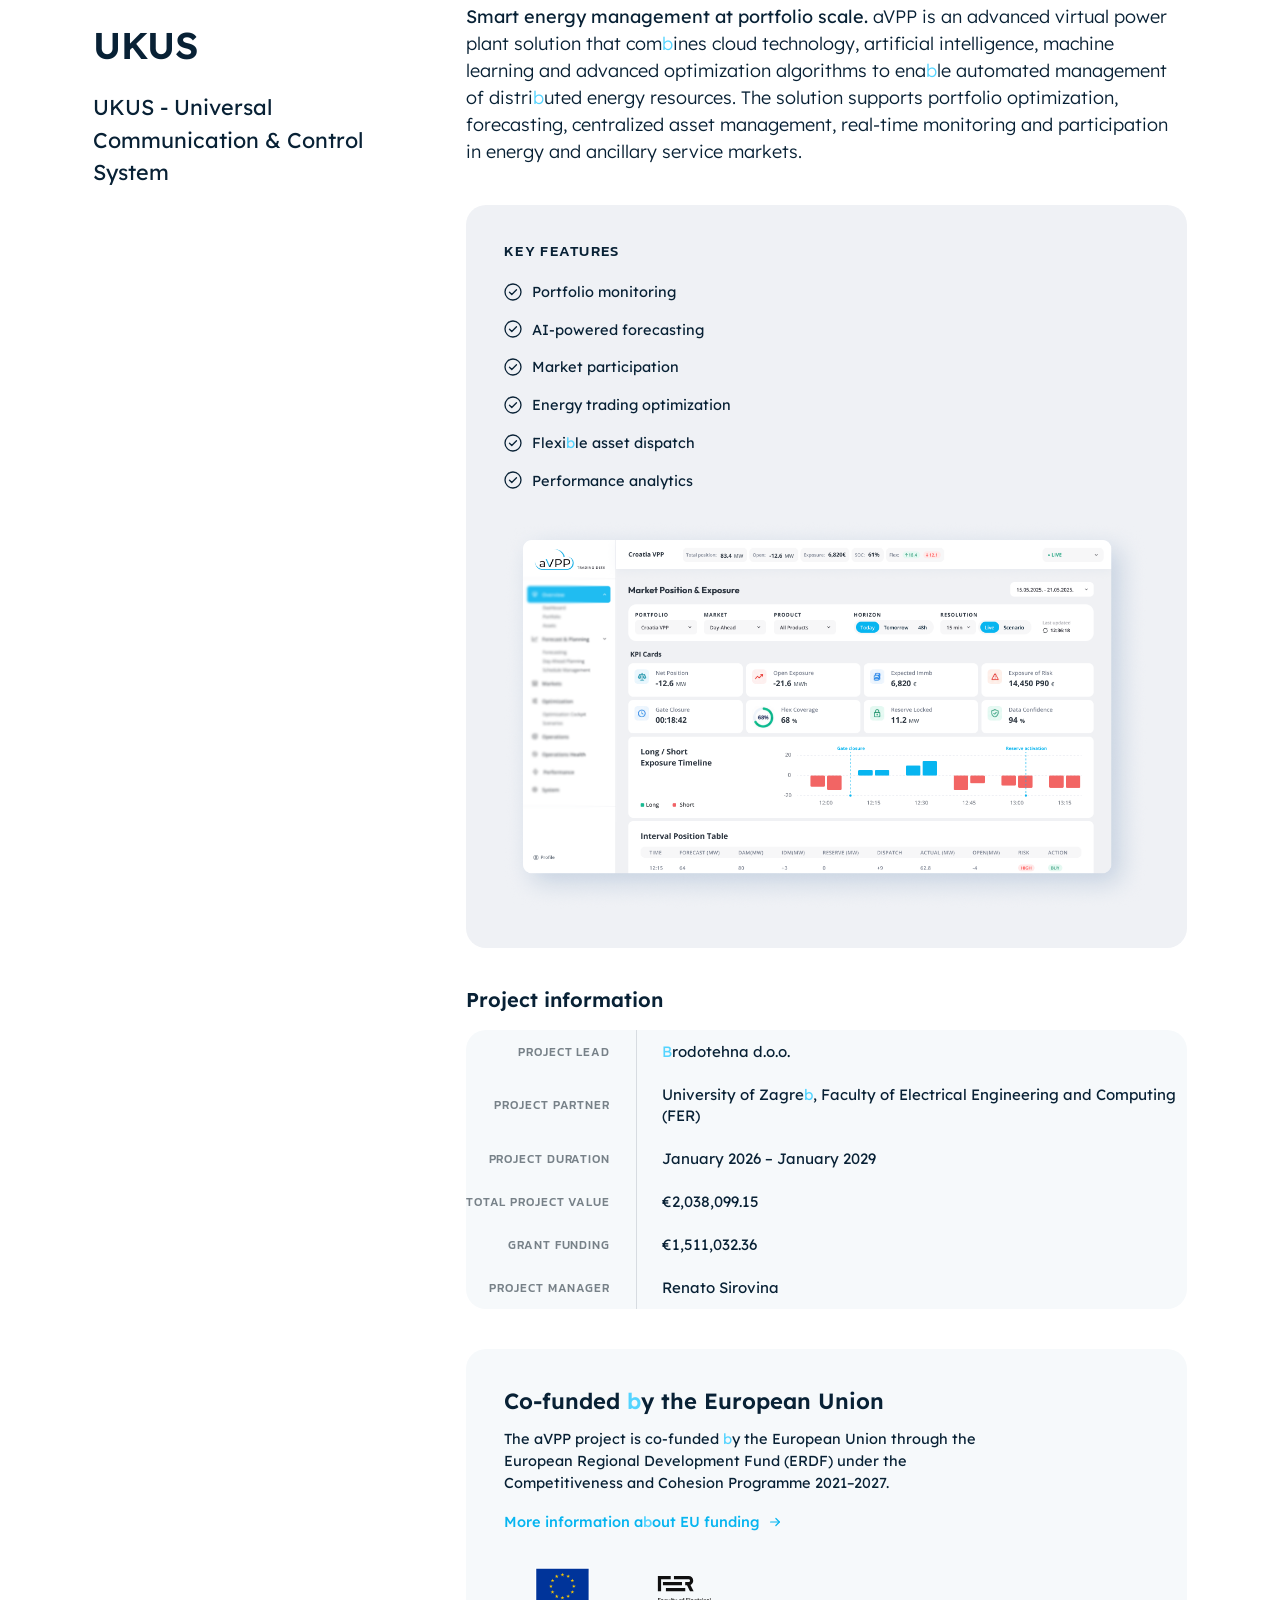
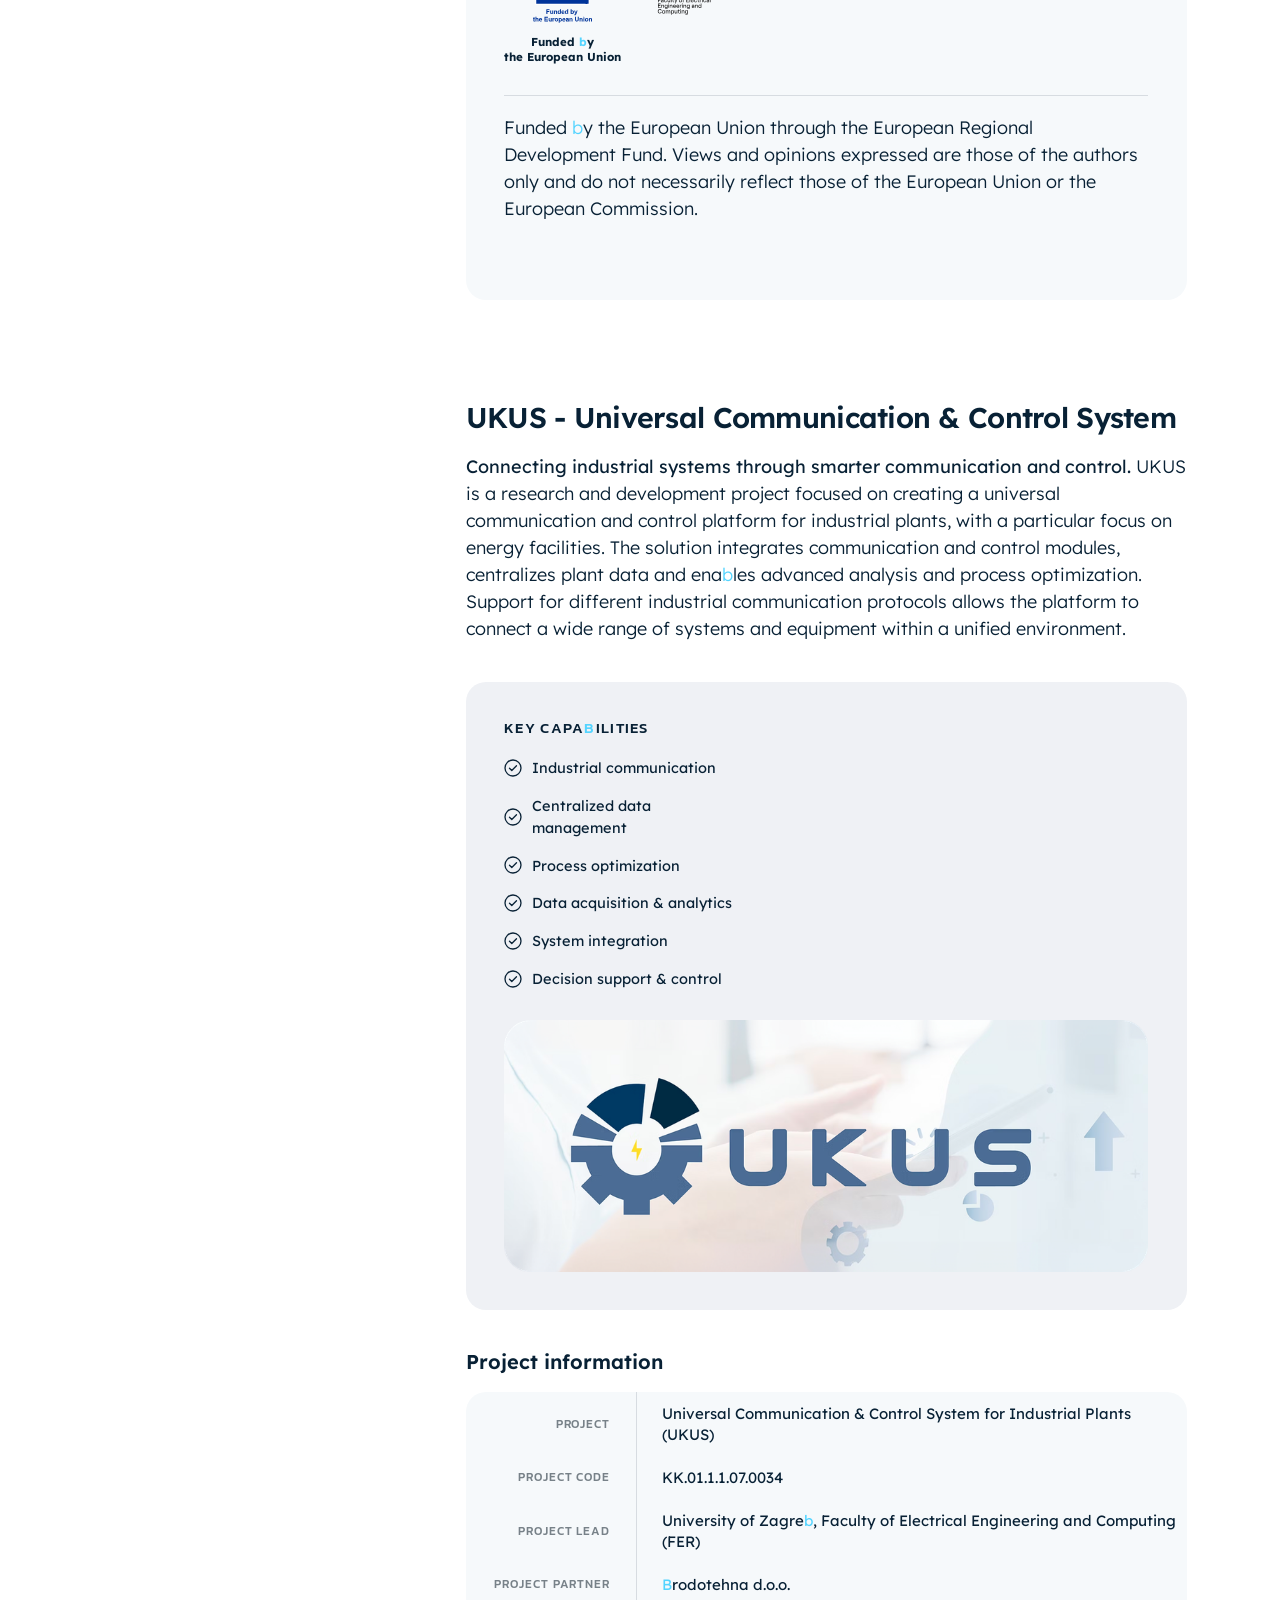
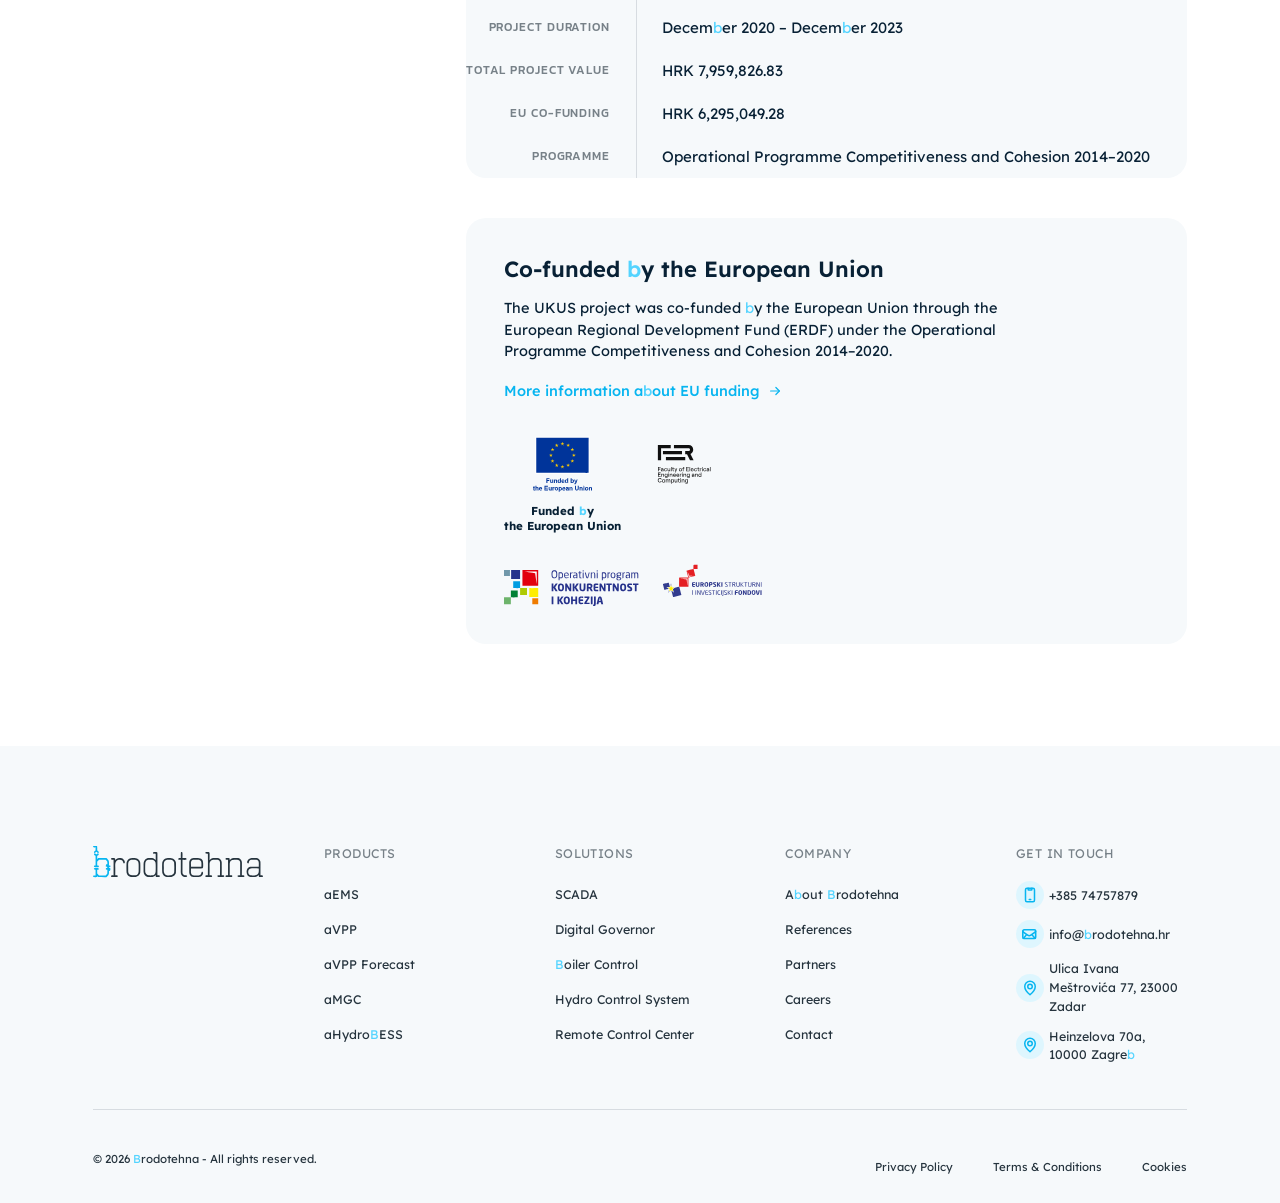
<file: rd.html>
<!DOCTYPE html>
<html lang="en">

<head>
  <meta charset="utf-8">
  <meta content="width=device-width, initial-scale=1.0" name="viewport">

  <title>Brodotehna - R&amp;D</title>
  <meta content="Brodotehna's research, development and digitalization projects - from EU-co-financed ERP digitalization to advanced virtual power plant and industrial communication R&amp;I projects." name="description">

  <!-- Favicons -->
  <link href="assets/img/brodotehna/favicon.svg" rel="icon">
  <link href="assets/img/apple-touch-icon.png" rel="apple-touch-icon">

  <!-- Google Fonts -->
  <link rel="preconnect" href="https://fonts.googleapis.com">
  <link rel="preconnect" href="https://fonts.gstatic.com" crossorigin>
  <link href="https://fonts.googleapis.com/css2?family=Kanit:wght@400;500;600&family=Lexend:wght@300;400;500;600&display=swap" rel="stylesheet">

  <!-- Vendor CSS Files -->
  <link href="assets/vendor/bootstrap/css/bootstrap.min.css" rel="stylesheet">
  <link href="assets/vendor/aos/aos.css" rel="stylesheet">

  <!-- Brodotehna Site CSS (see references.html for why main.css and
       bootstrap-icons aren't loaded here either) -->
  <link href="assets/css/brodotehna.css" rel="stylesheet">


  <!-- Umami Analytics -->
  <script defer src="https://analytics.brodotehna.eu/script.js" data-website-id="29f206f9-b267-4615-98bd-b09cdf3c040b"></script>

</head>

<body class="bth-page">

  <!-- ======= Menu ======= -->
  <nav class="navbar navbar-expand-xl bth-navbar sticky-top">
    <div class="bth-navbar__inner">
      <a href="index.html" class="navbar-brand bth-navbar__brand">
        <img src="assets/img/brodotehna/logo-brodotehna.svg" alt="Brodotehna">
      </a>

      <button type="button" class="navbar-toggler bth-navbar__toggler" data-bs-toggle="collapse" data-bs-target="#bthNavMain" aria-controls="bthNavMain" aria-expanded="false" aria-label="Toggle navigation">
        <img class="bth-icon-menu" src="assets/img/brodotehna/icon-menu.svg" alt="">
        <img class="bth-icon-close" src="assets/img/brodotehna/icon-close.svg" alt="">
      </button>

      <div class="collapse navbar-collapse" id="bthNavMain">
        <ul class="navbar-nav bth-navbar__nav">
          <li class="nav-item"><a class="nav-link" href="index.html">Homepage</a></li>
          <li class="nav-item"><a class="nav-link" href="solutions.html">Solutions</a></li>
          <li class="nav-item"><a class="nav-link" href="products.html">Products</a></li>
          <li class="nav-item"><a class="nav-link" href="services.html">Services</a></li>
          <li class="nav-item"><a class="nav-link active" href="rd.html">R&amp;D</a></li>
          <li class="nav-item"><a class="nav-link" href="company.html">Company</a></li>
          <li class="nav-item"><a class="nav-link" href="references.html">References</a></li>
          <li class="nav-item"><a class="nav-link" href="careers.html">Careers</a></li>
          <li class="nav-item"><a class="nav-link" href="contact.html">Contact</a></li>
        </ul>
        <a href="contact.html" class="bth-btn">
          <span>Contact us</span>
          <span class="bth-btn__icon"><img src="assets/img/brodotehna/icon-arrow.svg" alt=""></span>
        </a>
      </div>
    </div>
  </nav><!-- End Menu -->

  <main id="main">

    <!-- ======= Page Header ======= -->
    <section class="bth-page-header bth-page-header--page-bg">
      <div class="bth-container" data-aos="fade-up">
        <p class="bth-eyebrow">Research &amp; Innovation</p>
        <h1>Driving Innovation Through Technology</h1>
      </div>
    </section><!-- End Page Header -->

    <!-- ======= Section 1: Digital Transformation =======
         Left: intro text. Right: a .bth-solutions-card__showcase-style
         light card (reused as-is) holding the EU/OPKIK/ESIF funding
         logos plus the Digitalizacija poduzeća project blurb, instead
         of the plain paragraph+buttons this component usually holds.
         --white: see the modifier's comment in brodotehna.css - the
         card's own gray barely shows against this component's usual
         page-gray background. -->
    <section class="bth-solutions-intro bth-solutions-intro--white">
      <div class="bth-container">
        <div class="row align-items-start" data-aos="fade-up">
          <div class="col-lg-6">
            <div class="bth-solutions-intro__eyebrow">
              <span>01</span>
              <span>Digital Transformation</span>
            </div>
            <h2 class="bth-solutions-intro__heading">Building a Smarter Digital Foundation</h2>
            <p class="bth-solutions-intro__copy">
              Through the implementation of modern digital tools and ERP solutions, we are improving internal processes, increasing efficiency and creating a stronger foundation for future growth.
            </p>
          </div>
          <div class="col-lg-6">
            <div class="bth-solutions-card__showcase">
              <div class="bth-eu-logos">
                <div class="bth-eu-logos__item">
                  <img src="assets/img/brodotehna/logo-eu-funded.svg" alt="European Union">
                  <span>Funded by<br>the European Union</span>
                </div>
                <img class="bth-eu-logos__logo" src="assets/img/brodotehna/logo-opkik.svg" alt="Operativni program Konkurentnost i kohezija">
                <img class="bth-eu-logos__logo" src="assets/img/brodotehna/logo-esif.svg" alt="Europski strukturni i investicijski fondovi">
              </div>
              <div class="bth-eu-funding__content" style="margin-top:24px;">
                <h4>Digitalization of Brodotehna</h4>
                <p>The project focused on the digital transformation of Brodotehna through the implementation of an ERP system, new digital solutions and the development of employees&rsquo; digital skills.</p>
              </div>
            </div>
          </div>
        </div>
      </div>
    </section><!-- End Section 1 -->

    <!-- ======= Section 2: R&I Projects =======
         Same sticky-sidebar + stacked-cards pattern as the Solutions
         page (brodotehna.js tracks scroll position generically for any
         number of .bth-solutions-card items, so it works unchanged
         here with just 2 cards). -->
    <section class="bth-solutions-intro">
      <div class="bth-container">
        <div class="row align-items-start" data-aos="fade-up">
          <div class="col-lg-6">
            <div class="bth-solutions-intro__eyebrow">
              <span>02</span>
              <span>Research &amp; Development</span>
            </div>
            <h2 class="bth-solutions-intro__heading">Developing the Energy Systems of Tomorrow</h2>
          </div>
          <div class="col-lg-6">
            <p class="bth-solutions-intro__copy">
              Through research, technology and strategic partnerships, we develop advanced solutions for smarter, more flexible and more efficient energy systems.
            </p>
          </div>
        </div>
      </div>
    </section><!-- End R&I Projects intro -->

    <section class="bth-solutions-list" id="bthRIProjects">
      <div class="bth-container">
        <div class="row">
          <div class="col-lg-4">
            <div class="bth-solutions-sidebar">
              <div class="bth-solutions-tabs">
                <button type="button" data-target="project-1" class="active">01/</button>
                <button type="button" data-target="project-2">02/</button>
              </div>
              <p class="bth-solutions-sidebar__name">aVPP</p>
              <p class="bth-solutions-sidebar__title">Advanced Virtual Power Plant</p>
            </div>
          </div>

          <div class="col-lg-8">
            <div class="bth-solutions-cards">

              <article class="bth-solutions-card" id="project-1" data-short="aVPP" data-title="Advanced Virtual Power Plant" data-aos="fade-up">
                <h3>Advanced Virtual Power Plant</h3>
                <p><b>Smart energy management at portfolio scale.</b> aVPP is an advanced virtual power plant solution that combines cloud technology, artificial intelligence, machine learning and advanced optimization algorithms to enable automated management of distributed energy resources. The solution supports portfolio optimization, forecasting, centralized asset management, real-time monitoring and participation in energy and ancillary service markets.</p>
                <div class="bth-solutions-card__showcase">
                  <div class="bth-solutions-card__features">
                    <h4>Key features</h4>
                    <ul>
                      <li><svg width="18" height="18" viewBox="0 0 18 18" fill="none" xmlns="http://www.w3.org/2000/svg" aria-hidden="true"><circle cx="9" cy="9" r="8" stroke="currentColor" stroke-width="1.3"/><path d="M5.5 9.3L7.8 11.5L12.5 6.8" stroke="currentColor" stroke-width="1.3" stroke-linecap="round" stroke-linejoin="round"/></svg>Portfolio monitoring</li>
                      <li><svg width="18" height="18" viewBox="0 0 18 18" fill="none" xmlns="http://www.w3.org/2000/svg" aria-hidden="true"><circle cx="9" cy="9" r="8" stroke="currentColor" stroke-width="1.3"/><path d="M5.5 9.3L7.8 11.5L12.5 6.8" stroke="currentColor" stroke-width="1.3" stroke-linecap="round" stroke-linejoin="round"/></svg>AI-powered forecasting</li>
                      <li><svg width="18" height="18" viewBox="0 0 18 18" fill="none" xmlns="http://www.w3.org/2000/svg" aria-hidden="true"><circle cx="9" cy="9" r="8" stroke="currentColor" stroke-width="1.3"/><path d="M5.5 9.3L7.8 11.5L12.5 6.8" stroke="currentColor" stroke-width="1.3" stroke-linecap="round" stroke-linejoin="round"/></svg>Market participation</li>
                      <li><svg width="18" height="18" viewBox="0 0 18 18" fill="none" xmlns="http://www.w3.org/2000/svg" aria-hidden="true"><circle cx="9" cy="9" r="8" stroke="currentColor" stroke-width="1.3"/><path d="M5.5 9.3L7.8 11.5L12.5 6.8" stroke="currentColor" stroke-width="1.3" stroke-linecap="round" stroke-linejoin="round"/></svg>Energy trading optimization</li>
                      <li><svg width="18" height="18" viewBox="0 0 18 18" fill="none" xmlns="http://www.w3.org/2000/svg" aria-hidden="true"><circle cx="9" cy="9" r="8" stroke="currentColor" stroke-width="1.3"/><path d="M5.5 9.3L7.8 11.5L12.5 6.8" stroke="currentColor" stroke-width="1.3" stroke-linecap="round" stroke-linejoin="round"/></svg>Flexible asset dispatch</li>
                      <li><svg width="18" height="18" viewBox="0 0 18 18" fill="none" xmlns="http://www.w3.org/2000/svg" aria-hidden="true"><circle cx="9" cy="9" r="8" stroke="currentColor" stroke-width="1.3"/><path d="M5.5 9.3L7.8 11.5L12.5 6.8" stroke="currentColor" stroke-width="1.3" stroke-linecap="round" stroke-linejoin="round"/></svg>Performance analytics</li>
                    </ul>
                  </div>
                  <div class="bth-solutions-card__showcase-media bth-solutions-card__showcase-media--transparent">
                    <img src="assets/img/brodotehna/solution-avpp-dashboard-mockup-optimized.png" alt="aVPP dashboard showing market position, exposure, KPI cards and long/short exposure timeline">
                  </div>
                </div>

                <h4 class="bth-solutions-card__subheading">Project information</h4>
                <table class="bth-project-info">
                  <tr><th>Project Lead</th><td>Brodotehna d.o.o.</td></tr>
                  <tr><th>Project Partner</th><td>University of Zagreb, Faculty of Electrical Engineering and Computing (FER)</td></tr>
                  <tr><th>Project Duration</th><td>January 2026 &ndash; January 2029</td></tr>
                  <tr><th>Total Project Value</th><td>&euro;2,038,099.15</td></tr>
                  <tr><th>Grant Funding</th><td>&euro;1,511,032.36</td></tr>
                  <tr><th>Project Manager</th><td>Renato Sirovina</td></tr>
                </table>

                <div class="bth-eu-funding">
                  <div class="bth-eu-funding__content">
                    <h4>Co-funded by the European Union</h4>
                    <p>The aVPP project is co-funded by the European Union through the European Regional Development Fund (ERDF) under the Competitiveness and Cohesion Programme 2021&ndash;2027.</p>
                    <div class="bth-eu-funding__links">
                      <a href="https://eufondovi.gov.hr/" target="_blank" rel="noopener noreferrer" class="bth-eu-funding__link"><span>More information about EU funding</span><img src="assets/img/brodotehna/icon-arrow-blue.svg" alt=""></a>
                    </div>
                  </div>
                  <div class="bth-eu-funding__logos">
                    <div class="bth-eu-logos__item">
                      <img src="assets/img/brodotehna/logo-eu-funded.svg" alt="European Union">
                      <span>Funded by<br>the European Union</span>
                    </div>
                    <img src="assets/img/brodotehna/logo-fer.svg" alt="Faculty of Electrical Engineering and Computing" style="height:64px;width:auto;">
                  </div>
                  <p class="bth-eu-funding__disclaimer">Funded by the European Union through the European Regional Development Fund. Views and opinions expressed are those of the authors only and do not necessarily reflect those of the European Union or the European Commission.</p>
                </div>
              </article>

              <article class="bth-solutions-card" id="project-2" data-short="UKUS" data-title="UKUS - Universal Communication &amp; Control System" data-aos="fade-up">
                <h3>UKUS - Universal Communication &amp; Control System</h3>
                <p><b>Connecting industrial systems through smarter communication and control.</b> UKUS is a research and development project focused on creating a universal communication and control platform for industrial plants, with a particular focus on energy facilities. The solution integrates communication and control modules, centralizes plant data and enables advanced analysis and process optimization. Support for different industrial communication protocols allows the platform to connect a wide range of systems and equipment within a unified environment.</p>
                <div class="bth-solutions-card__showcase">
                  <div class="bth-solutions-card__features">
                    <h4>Key capabilities</h4>
                    <ul>
                      <li><svg width="18" height="18" viewBox="0 0 18 18" fill="none" xmlns="http://www.w3.org/2000/svg" aria-hidden="true"><circle cx="9" cy="9" r="8" stroke="currentColor" stroke-width="1.3"/><path d="M5.5 9.3L7.8 11.5L12.5 6.8" stroke="currentColor" stroke-width="1.3" stroke-linecap="round" stroke-linejoin="round"/></svg>Industrial communication</li>
                      <li><svg width="18" height="18" viewBox="0 0 18 18" fill="none" xmlns="http://www.w3.org/2000/svg" aria-hidden="true"><circle cx="9" cy="9" r="8" stroke="currentColor" stroke-width="1.3"/><path d="M5.5 9.3L7.8 11.5L12.5 6.8" stroke="currentColor" stroke-width="1.3" stroke-linecap="round" stroke-linejoin="round"/></svg>Centralized data management</li>
                      <li><svg width="18" height="18" viewBox="0 0 18 18" fill="none" xmlns="http://www.w3.org/2000/svg" aria-hidden="true"><circle cx="9" cy="9" r="8" stroke="currentColor" stroke-width="1.3"/><path d="M5.5 9.3L7.8 11.5L12.5 6.8" stroke="currentColor" stroke-width="1.3" stroke-linecap="round" stroke-linejoin="round"/></svg>Process optimization</li>
                      <li><svg width="18" height="18" viewBox="0 0 18 18" fill="none" xmlns="http://www.w3.org/2000/svg" aria-hidden="true"><circle cx="9" cy="9" r="8" stroke="currentColor" stroke-width="1.3"/><path d="M5.5 9.3L7.8 11.5L12.5 6.8" stroke="currentColor" stroke-width="1.3" stroke-linecap="round" stroke-linejoin="round"/></svg>Data acquisition &amp; analytics</li>
                      <li><svg width="18" height="18" viewBox="0 0 18 18" fill="none" xmlns="http://www.w3.org/2000/svg" aria-hidden="true"><circle cx="9" cy="9" r="8" stroke="currentColor" stroke-width="1.3"/><path d="M5.5 9.3L7.8 11.5L12.5 6.8" stroke="currentColor" stroke-width="1.3" stroke-linecap="round" stroke-linejoin="round"/></svg>System integration</li>
                      <li><svg width="18" height="18" viewBox="0 0 18 18" fill="none" xmlns="http://www.w3.org/2000/svg" aria-hidden="true"><circle cx="9" cy="9" r="8" stroke="currentColor" stroke-width="1.3"/><path d="M5.5 9.3L7.8 11.5L12.5 6.8" stroke="currentColor" stroke-width="1.3" stroke-linecap="round" stroke-linejoin="round"/></svg>Decision support &amp; control</li>
                    </ul>
                  </div>
                  <div class="bth-solutions-card__showcase-media bth-solutions-card__showcase-media--transparent">
                    <img src="assets/img/brodotehna/rd-ukus-banner-optimized.png" alt="UKUS - Universal Communication and Control System logo">
                  </div>
                </div>

                <h4 class="bth-solutions-card__subheading">Project information</h4>
                <table class="bth-project-info">
                  <tr><th>Project</th><td>Universal Communication &amp; Control System for Industrial Plants (UKUS)</td></tr>
                  <tr><th>Project Code</th><td>KK.01.1.1.07.0034</td></tr>
                  <tr><th>Project Lead</th><td>University of Zagreb, Faculty of Electrical Engineering and Computing (FER)</td></tr>
                  <tr><th>Project Partner</th><td>Brodotehna d.o.o.</td></tr>
                  <tr><th>Project Duration</th><td>December 2020 &ndash; December 2023</td></tr>
                  <tr><th>Total Project Value</th><td>HRK 7,959,826.83</td></tr>
                  <tr><th>EU Co-Funding</th><td>HRK 6,295,049.28</td></tr>
                  <tr><th>Programme</th><td>Operational Programme Competitiveness and Cohesion 2014&ndash;2020</td></tr>
                </table>

                <div class="bth-eu-funding">
                  <div class="bth-eu-funding__content">
                    <h4>Co-funded by the European Union</h4>
                    <p>The UKUS project was co-funded by the European Union through the European Regional Development Fund (ERDF) under the Operational Programme Competitiveness and Cohesion 2014&ndash;2020.</p>
                    <div class="bth-eu-funding__links">
                      <a href="https://eufondovi.gov.hr/" target="_blank" rel="noopener noreferrer" class="bth-eu-funding__link"><span>More information about EU funding</span><img src="assets/img/brodotehna/icon-arrow-blue.svg" alt=""></a>
                    </div>
                  </div>
                  <div class="bth-eu-funding__logos">
                    <div class="bth-eu-logos__item">
                      <img src="assets/img/brodotehna/logo-eu-funded.svg" alt="European Union">
                      <span>Funded by<br>the European Union</span>
                    </div>
                    <img src="assets/img/brodotehna/logo-fer.svg" alt="Faculty of Electrical Engineering and Computing" style="height:64px;width:auto;">
                    <img src="assets/img/brodotehna/logo-opkik.svg" alt="Operativni program Konkurentnost i kohezija" style="height:36px;width:auto;align-self:flex-end;">
                    <img src="assets/img/brodotehna/logo-esif.svg" alt="Europski strukturni i investicijski fondovi" style="height:48px;width:auto;align-self:flex-end;">
                  </div>
                </div>
              </article>

            </div>
          </div>
        </div>
      </div>
    </section><!-- End Section 2 -->

  </main><!-- End #main -->

  <!-- ======= Footer ======= -->
  <footer class="bth-footer bth-footer--light-page">
    <div class="bth-container">
      <div class="bth-footer__top row row-cols-2 row-cols-md-3 row-cols-xl-5 gy-5" data-aos="fade-up">
        <div class="col bth-footer__col">
          <div class="bth-footer__brand">
            <img src="assets/img/brodotehna/logo-brodotehna.svg" alt="Brodotehna">
            <div class="bth-footer__social">
<!--
              <a href="#" aria-label="Instagram"><img src="assets/img/brodotehna/icon-instagram.svg" alt=""></a>
              <a href="#" aria-label="Facebook"><img src="assets/img/brodotehna/icon-facebook.svg" alt=""></a>
              <a href="#" aria-label="LinkedIn"><img src="assets/img/brodotehna/icon-linkedin.svg" alt=""></a>
-->
            </div>
          </div>
        </div>

        <div class="col bth-footer__col">
          <h4>Products</h4>
          <ul>
            <li><a href="products.html#solution-1">aEMS</a></li>
            <li><a href="products.html#solution-2">aVPP</a></li>
            <li><a href="products.html#solution-3">aVPP Forecast</a></li>
            <li><a href="products.html#solution-4">aMGC</a></li>
            <li><a href="products.html#solution-5">aHydroBESS</a></li>
          </ul>
        </div>

        <div class="col bth-footer__col">
          <h4>Solutions</h4>
          <ul>
            <li><a href="solutions.html#solution-2">SCADA</a></li>
            <li><a href="solutions.html#solution-3">Digital Governor</a></li>
            <li><a href="solutions.html#solution-4">Boiler Control</a></li>
            <li><a href="solutions.html#solution-5">Hydro Control System</a></li>
            <li><a href="solutions.html#solution-6">Remote Control Center</a></li>
          </ul>
        </div>

        <div class="col bth-footer__col">
          <h4>Company</h4>
          <ul>
            <li><a href="company.html">About Brodotehna</a></li>
            <li><a href="references.html">References</a></li>
            <li><a href="#">Partners</a></li>
            <li><a href="careers.html">Careers</a></li>
            <li><a href="contact.html">Contact</a></li>
          </ul>
        </div>

        <div class="col bth-footer__col">
          <h4>Get in touch</h4>
          <ul>
            <li class="bth-footer__contact-row">
              <span class="bth-footer__contact-icon"><img src="assets/img/brodotehna/icon-phone.svg" alt=""></span>
              <a href="tel:+38574757879">+385 74757879</a>
            </li>
            <li class="bth-footer__contact-row">
              <span class="bth-footer__contact-icon"><img src="assets/img/brodotehna/email-icon2.svg" alt=""></span>
              <a href="mailto:info@brodotehna.hr">info@brodotehna.hr</a>
            </li>
            <li class="bth-footer__contact-row">
              <span class="bth-footer__contact-icon"><img src="assets/img/brodotehna/icon-pin.svg" alt=""></span>
              <a href="#">Ulica Ivana Meštrovića 77, 23000 Zadar</a>
            </li>
            <li class="bth-footer__contact-row">
              <span class="bth-footer__contact-icon"><img src="assets/img/brodotehna/icon-pin.svg" alt=""></span>
              <a href="#">Heinzelova 70a, 10000 Zagreb</a>
            </li>
          </ul>
        </div>
      </div>

      <div class="bth-footer__bottom">
        <p>© 2026 Brodotehna - All rights reserved.</p>
        <div class="bth-footer__legal">
          <a href="privacy-policy.html">Privacy Policy</a>
          <a href="terms-conditions.html">Terms &amp; Conditions</a>
          <a href="cookies.html">Cookies</a>
        </div>
      </div>
    </div>
  </footer>
  <!-- End Footer -->

  <a href="#" class="scroll-top d-flex align-items-center justify-content-center">
    <img src="assets/img/brodotehna/icon-scroll-top.svg" alt="" width="17" height="17">
  </a>

  <div id="preloader">
    <div class="loader-wrap">
      <svg class="loader-logo" viewBox="0 0 18 32" xmlns="http://www.w3.org/2000/svg" aria-label="Loading">
        <defs>
          <clipPath id="bthPreloaderShape">
            <path d="M0.376221 0H3.99174C4.35253 0.495564 4.21668 3.66813 4.21173 4.47315C5.01069 4.87615 6.09484 5.65272 5.70634 6.68852C4.94451 7.41941 4.03047 6.37052 3.44972 5.86592C3.02343 6.07668 2.09348 7.08803 1.71223 6.9265C-0.0867535 6.16432 1.71155 4.99147 2.56827 4.46494L2.57404 1.35053C1.79078 1.36548 0.363747 1.57692 0.0703125 0.717025C0.0915492 0.370192 0.169207 0.283844 0.376221 0Z"/>
            <path d="M1.68732 7.30066C2.20569 7.28947 2.98511 8.09586 3.43503 8.46717C3.91678 8.03898 4.40789 7.62143 4.908 7.21484C6.80193 8.24058 5.26954 9.16404 4.19641 9.99481C4.18508 11.0788 4.1951 12.163 4.22651 13.2466C4.55204 12.836 4.84022 12.4422 5.25326 12.1154C7.71557 12.0804 11.041 11.9584 13.4315 12.0865C14.1252 12.5825 15.6711 14.3429 15.8494 15.2166C16.1009 16.4478 15.9838 18.1718 15.9689 19.4615C16.7004 19.4432 17.218 19.3596 17.6324 20.1631C17.729 20.3505 17.6666 20.4379 17.5947 20.6149C17.1691 21.0267 16.5284 21.0734 15.9455 21.1754C15.7355 22.4429 17.5984 21.7867 17.4887 22.8557C17.4378 23.3514 17.2634 24.55 16.9853 24.8444C16.6482 24.9973 16.3269 24.9603 15.9592 24.9497C15.9873 26.0966 16.1637 27.6703 15.5435 28.6743C15.0775 29.4282 14.0938 30.6582 13.3189 31.1268C10.7886 31.1802 7.84124 31.0865 5.25009 31.0934C4.97247 30.8889 4.44917 30.2464 4.24706 30.215C4.20674 30.4121 4.17975 30.4939 4.11088 30.6795C3.51797 31.3322 0.896527 31.2709 0.238474 30.8025C-0.797511 29.2687 1.83259 29.4592 2.57479 29.4732L2.56075 23.7376C2.02674 23.7467 1.46059 23.7952 1.11256 23.3521C-0.0811466 21.8323 3.56557 22.0907 4.02514 22.0908C4.13643 22.0871 4.24777 22.0844 4.35912 22.0828C5.10032 22.0739 6.32416 22.4345 5.59576 23.4581C5.34624 23.8087 4.63351 23.7601 4.21582 23.7547C4.1616 24.8998 4.21583 26.3185 4.23081 27.4831C4.86386 28.1542 5.35389 28.85 6.05661 29.5444C7.46785 29.4155 11.2007 29.4571 12.6727 29.5142C13.2165 28.9645 13.8943 28.2315 14.3043 27.5801C14.3523 26.3269 14.3351 24.995 14.3389 23.7355C13.3309 23.7515 12.2402 23.5883 13.0137 22.3085C13.2477 21.9215 14.0864 22.3019 14.3909 21.9819C14.3863 20.7741 13.0675 21.4179 12.8307 20.6101C12.7174 20.2237 12.8652 19.1346 13.0296 18.7287C13.3195 18.0129 14.039 18.3907 14.299 18.2984C14.4157 17.8361 14.3464 16.3242 14.3397 15.7576C13.8327 14.9575 13.3582 14.3648 12.7149 13.6833C10.5169 13.708 8.25402 13.6747 6.04155 13.687C5.49926 14.1725 4.60495 15.2193 4.18668 15.8025L4.20308 19.4763C4.67986 19.4533 5.31422 19.3882 5.65117 19.8099C7.11565 21.643 1.87784 21.2345 1.27295 20.9123C0.254955 19.7595 1.56844 19.4558 2.54429 19.5206C2.63406 16.431 2.54601 12.9602 2.55404 9.82941C1.47647 9.26013 0.18175 8.28091 1.68732 7.30066Z"/>
          </clipPath>
          <filter id="bthPreloaderGlow" x="-100%" y="-100%" width="300%" height="300%">
            <feGaussianBlur stdDeviation="0.55" result="blur"/>
            <feMerge>
              <feMergeNode in="blur"/>
              <feMergeNode in="SourceGraphic"/>
            </feMerge>
          </filter>
          <linearGradient id="bthPreloaderShine" x1="0" y1="0" x2="0" y2="1">
            <stop offset="0%" stop-color="white" stop-opacity="0"/>
            <stop offset="50%" stop-color="white" stop-opacity=".75"/>
            <stop offset="100%" stop-color="white" stop-opacity="0"/>
          </linearGradient>
        </defs>
        <g class="loader-logo-base">
          <path d="M0.376221 0H3.99174C4.35253 0.495564 4.21668 3.66813 4.21173 4.47315C5.01069 4.87615 6.09484 5.65272 5.70634 6.68852C4.94451 7.41941 4.03047 6.37052 3.44972 5.86592C3.02343 6.07668 2.09348 7.08803 1.71223 6.9265C-0.0867535 6.16432 1.71155 4.99147 2.56827 4.46494L2.57404 1.35053C1.79078 1.36548 0.363747 1.57692 0.0703125 0.717025C0.0915492 0.370192 0.169207 0.283844 0.376221 0Z"/>
          <path d="M1.68732 7.30066C2.20569 7.28947 2.98511 8.09586 3.43503 8.46717C3.91678 8.03898 4.40789 7.62143 4.908 7.21484C6.80193 8.24058 5.26954 9.16404 4.19641 9.99481C4.18508 11.0788 4.1951 12.163 4.22651 13.2466C4.55204 12.836 4.84022 12.4422 5.25326 12.1154C7.71557 12.0804 11.041 11.9584 13.4315 12.0865C14.1252 12.5825 15.6711 14.3429 15.8494 15.2166C16.1009 16.4478 15.9838 18.1718 15.9689 19.4615C16.7004 19.4432 17.218 19.3596 17.6324 20.1631C17.729 20.3505 17.6666 20.4379 17.5947 20.6149C17.1691 21.0267 16.5284 21.0734 15.9455 21.1754C15.7355 22.4429 17.5984 21.7867 17.4887 22.8557C17.4378 23.3514 17.2634 24.55 16.9853 24.8444C16.6482 24.9973 16.3269 24.9603 15.9592 24.9497C15.9873 26.0966 16.1637 27.6703 15.5435 28.6743C15.0775 29.4282 14.0938 30.6582 13.3189 31.1268C10.7886 31.1802 7.84124 31.0865 5.25009 31.0934C4.97247 30.8889 4.44917 30.2464 4.24706 30.215C4.20674 30.4121 4.17975 30.4939 4.11088 30.6795C3.51797 31.3322 0.896527 31.2709 0.238474 30.8025C-0.797511 29.2687 1.83259 29.4592 2.57479 29.4732L2.56075 23.7376C2.02674 23.7467 1.46059 23.7952 1.11256 23.3521C-0.0811466 21.8323 3.56557 22.0907 4.02514 22.0908C4.13643 22.0871 4.24777 22.0844 4.35912 22.0828C5.10032 22.0739 6.32416 22.4345 5.59576 23.4581C5.34624 23.8087 4.63351 23.7601 4.21582 23.7547C4.1616 24.8998 4.21583 26.3185 4.23081 27.4831C4.86386 28.1542 5.35389 28.85 6.05661 29.5444C7.46785 29.4155 11.2007 29.4571 12.6727 29.5142C13.2165 28.9645 13.8943 28.2315 14.3043 27.5801C14.3523 26.3269 14.3351 24.995 14.3389 23.7355C13.3309 23.7515 12.2402 23.5883 13.0137 22.3085C13.2477 21.9215 14.0864 22.3019 14.3909 21.9819C14.3863 20.7741 13.0675 21.4179 12.8307 20.6101C12.7174 20.2237 12.8652 19.1346 13.0296 18.7287C13.3195 18.0129 14.039 18.3907 14.299 18.2984C14.4157 17.8361 14.3464 16.3242 14.3397 15.7576C13.8327 14.9575 13.3582 14.3648 12.7149 13.6833C10.5169 13.708 8.25402 13.6747 6.04155 13.687C5.49926 14.1725 4.60495 15.2193 4.18668 15.8025L4.20308 19.4763C4.67986 19.4533 5.31422 19.3882 5.65117 19.8099C7.11565 21.643 1.87784 21.2345 1.27295 20.9123C0.254955 19.7595 1.56844 19.4558 2.54429 19.5206C2.63406 16.431 2.54601 12.9602 2.55404 9.82941C1.47647 9.26013 0.18175 8.28091 1.68732 7.30066Z"/>
        </g>
        <g clip-path="url(#bthPreloaderShape)">
          <rect class="loader-logo-fill loader-fill-rect" x="-2" y="0" width="22" height="32"/>
          <rect class="loader-shine" x="-2" y="28" width="22" height="5" fill="url(#bthPreloaderShine)"/>
        </g>
      </svg>
    </div>
  </div>

  <!-- Vendor JS Files -->
  <script src="assets/vendor/bootstrap/js/bootstrap.min.js"></script>
  <script src="assets/vendor/aos/aos.js"></script>

  <!-- Brodotehna Site JS -->
  <script src="assets/js/brodotehna.js"></script>

</body>

</html>
</file>
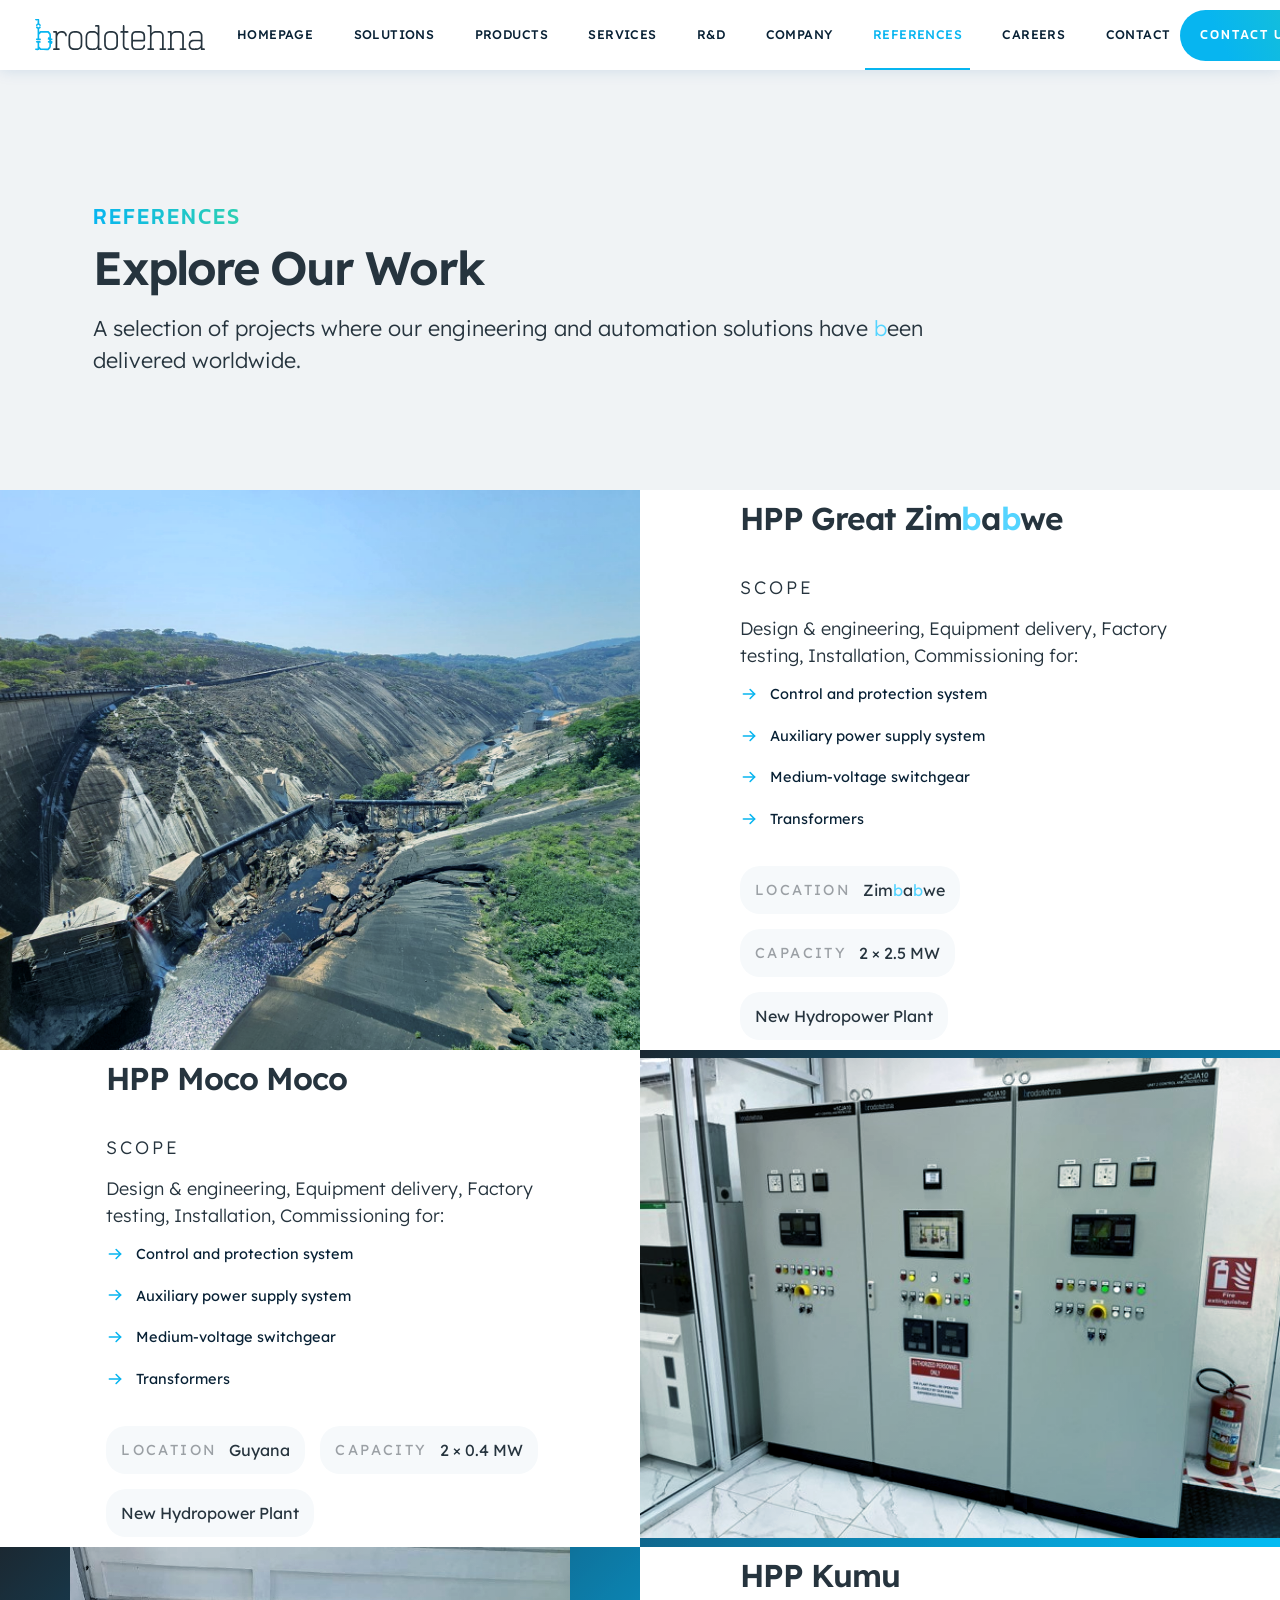
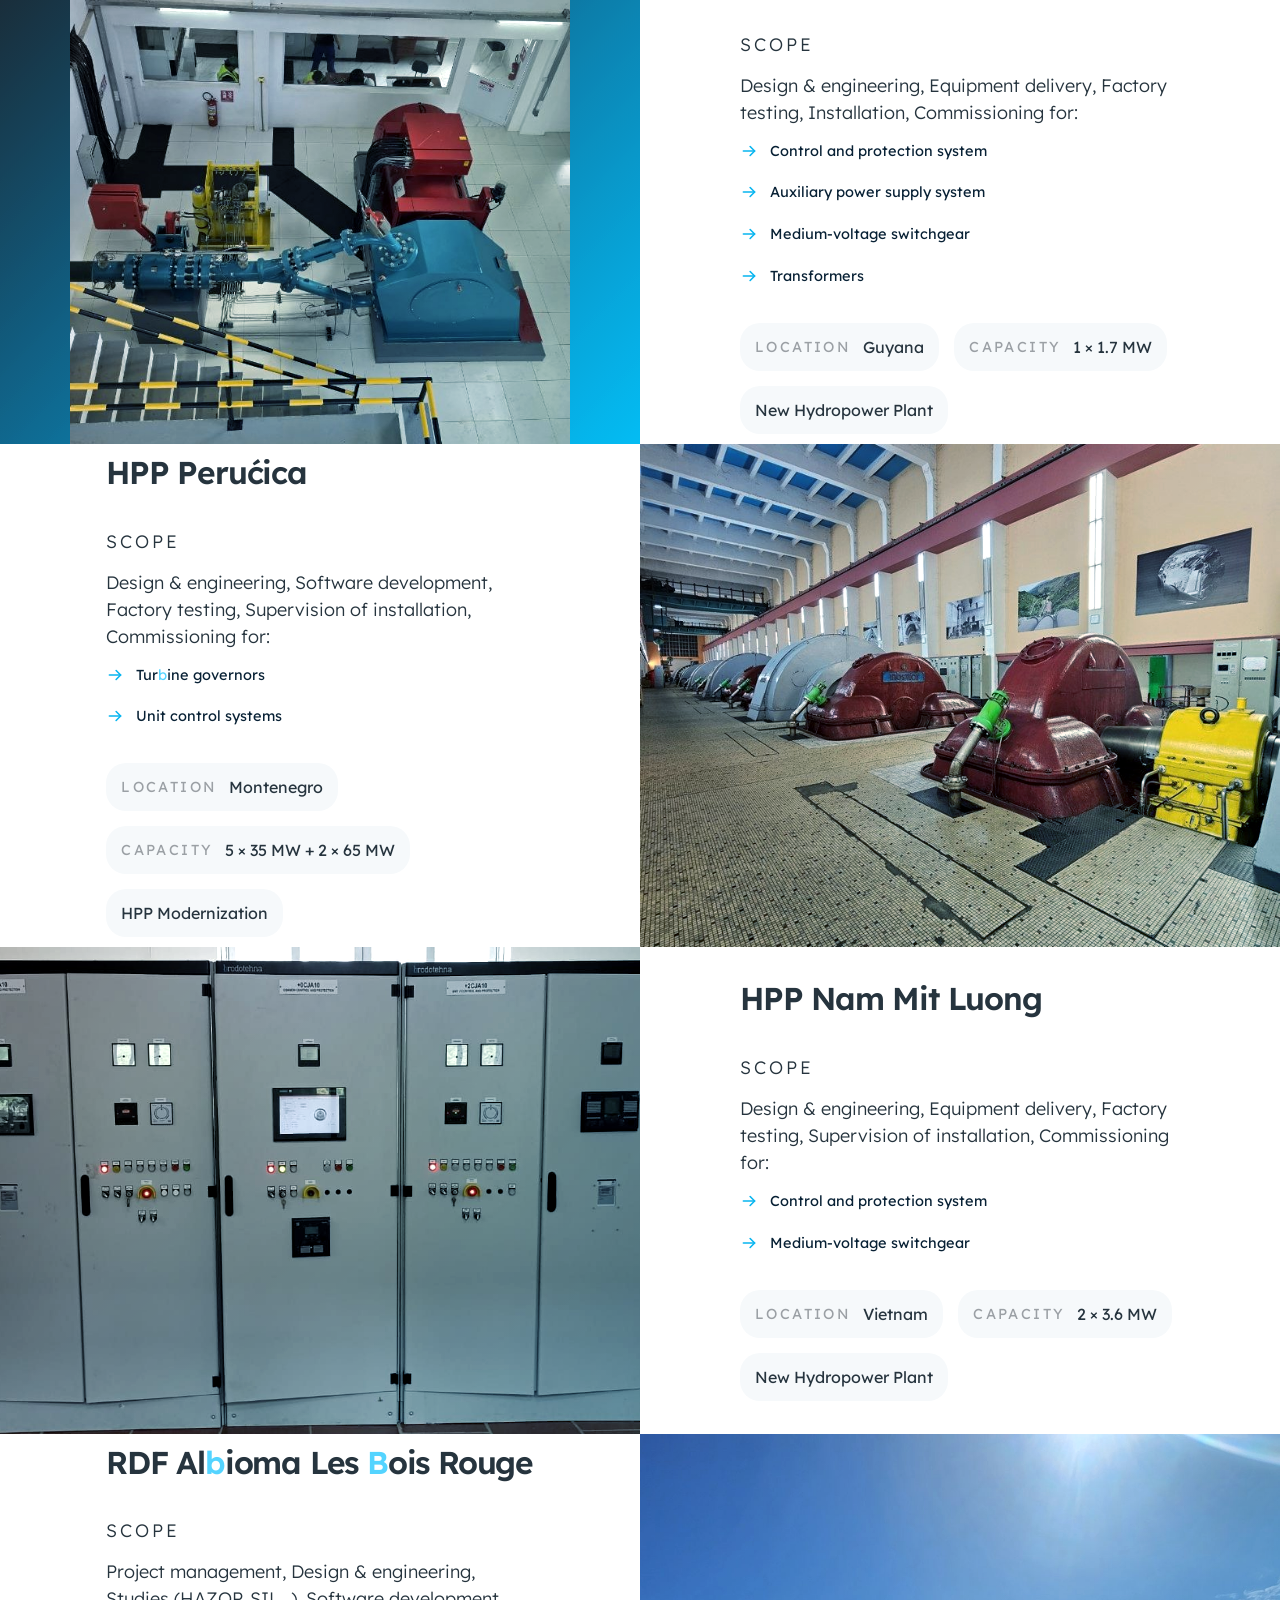
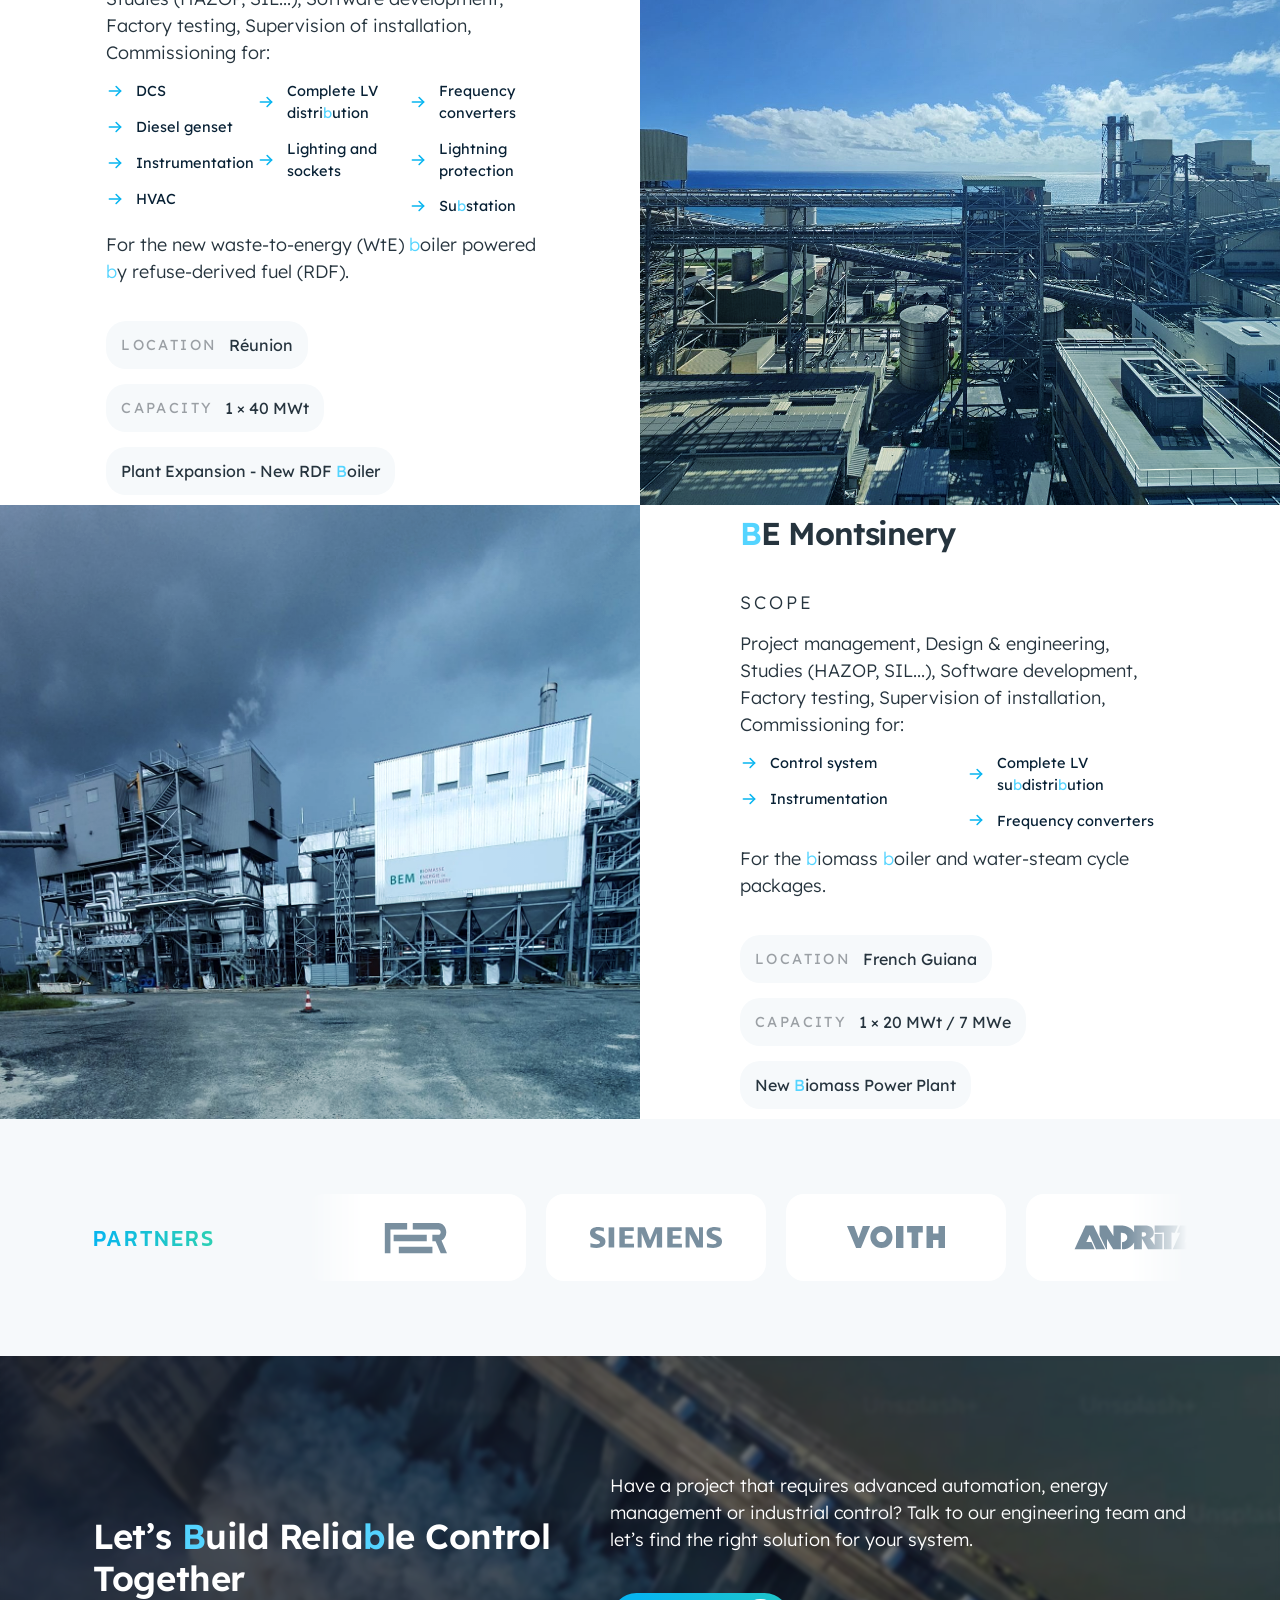
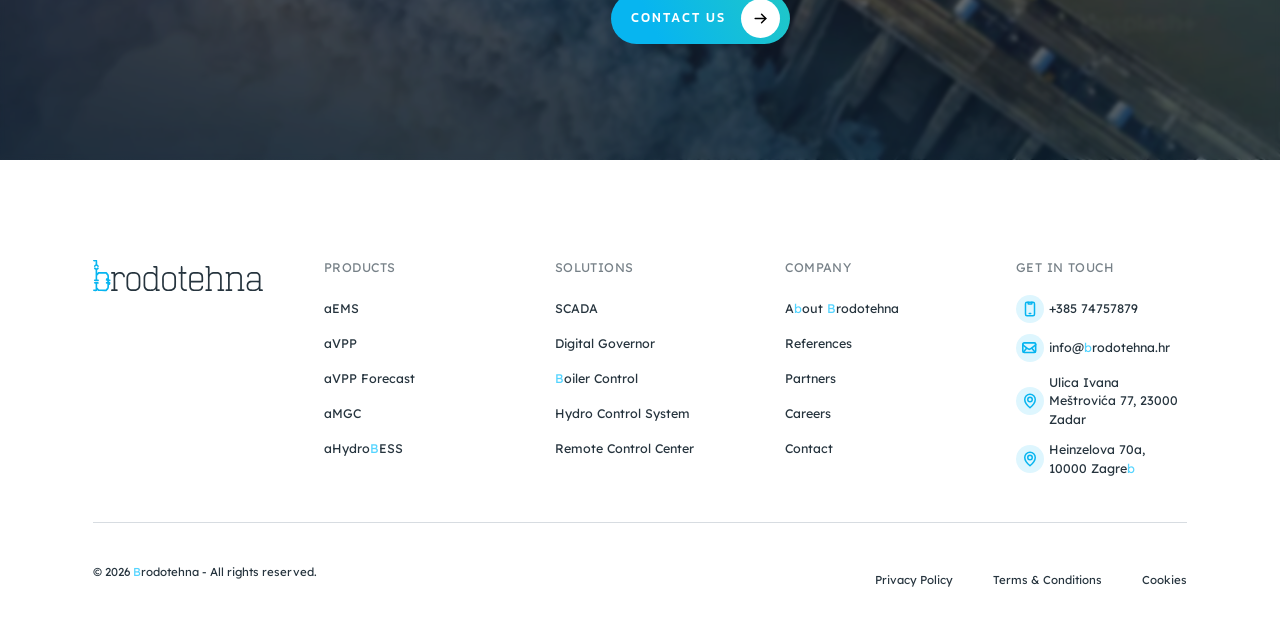
<file: references.html>
<!DOCTYPE html>
<html lang="en">

<head>
  <meta charset="utf-8">
  <meta content="width=device-width, initial-scale=1.0" name="viewport">

  <title>Brodotehna - References</title>
  <meta content="Explore Brodotehna's engineering references across solar PV, hydropower and industrial automation projects." name="description">

  <!-- Favicons -->
  <link href="assets/img/brodotehna/favicon.svg" rel="icon">
  <link href="assets/img/apple-touch-icon.png" rel="apple-touch-icon">

  <!-- Google Fonts -->
  <link rel="preconnect" href="https://fonts.googleapis.com">
  <link rel="preconnect" href="https://fonts.gstatic.com" crossorigin>
  <link href="https://fonts.googleapis.com/css2?family=Kanit:wght@400;500;600&family=Lexend:wght@300;400;500;600&display=swap" rel="stylesheet">

  <!-- Vendor CSS Files -->
  <link href="assets/vendor/bootstrap/css/bootstrap.min.css" rel="stylesheet">
  <link href="assets/vendor/aos/aos.css" rel="stylesheet">

  <!-- Brodotehna Site CSS
       main.css is intentionally NOT loaded: it has its own .navbar/
       .header rules for the template's original nav pattern, and
       since Bootstrap's navbar also uses the literal .navbar class,
       those rules would collide (in one case with HIGHER specificity
       than our overrides, so it would win outright, not just on tie-
       break). The few bits we needed from main.css (preloader,
       scroll-top, one AOS tweak) are inlined in brodotehna.css instead. -->
  <link href="assets/css/brodotehna.css" rel="stylesheet">


  <!-- Umami Analytics -->
  <script defer src="https://analytics.brodotehna.eu/script.js" data-website-id="29f206f9-b267-4615-98bd-b09cdf3c040b"></script>

</head>

<body class="bth-page">

  <!-- ======= Menu =======
       Bootstrap's own navbar component: navbar-expand-xl collapses
       to the toggler below 1200px. #bthNavMain doubles as the
       mobile overlay (restyled full-screen in brodotehna.css) so
       there's one nav markup block, not two kept in sync by hand. -->
  <nav class="navbar navbar-expand-xl bth-navbar sticky-top">
    <div class="bth-navbar__inner">
      <a href="index.html" class="navbar-brand bth-navbar__brand">
        <img src="assets/img/brodotehna/logo-brodotehna.svg" alt="Brodotehna">
      </a>

      <button type="button" class="navbar-toggler bth-navbar__toggler" data-bs-toggle="collapse" data-bs-target="#bthNavMain" aria-controls="bthNavMain" aria-expanded="false" aria-label="Toggle navigation">
        <img class="bth-icon-menu" src="assets/img/brodotehna/icon-menu.svg" alt="">
        <img class="bth-icon-close" src="assets/img/brodotehna/icon-close.svg" alt="">
      </button>

      <div class="collapse navbar-collapse" id="bthNavMain">
        <ul class="navbar-nav bth-navbar__nav">
          <li class="nav-item"><a class="nav-link" href="index.html">Homepage</a></li>
          <li class="nav-item"><a class="nav-link" href="solutions.html">Solutions</a></li>
          <li class="nav-item"><a class="nav-link" href="products.html">Products</a></li>
          <li class="nav-item"><a class="nav-link" href="services.html">Services</a></li>
          <li class="nav-item"><a class="nav-link" href="rd.html">R&amp;D</a></li>
          <li class="nav-item"><a class="nav-link" href="company.html">Company</a></li>
          <li class="nav-item"><a class="nav-link active" href="references.html">References</a></li>
          <li class="nav-item"><a class="nav-link" href="careers.html">Careers</a></li>
          <li class="nav-item"><a class="nav-link" href="contact.html">Contact</a></li>
        </ul>
        <a href="contact.html" class="bth-btn">
          <span>Contact us</span>
          <span class="bth-btn__icon"><img src="assets/img/brodotehna/icon-arrow.svg" alt=""></span>
        </a>
      </div>
    </div>
  </nav><!-- End Menu -->

  <main id="main">

    <!-- ======= Page Header ======= -->
    <section class="bth-page-header">
      <div class="bth-container" data-aos="fade-up">
        <p class="bth-eyebrow">References</p>
        <h1>Explore Our Work</h1>
        <p>A selection of projects where our engineering and automation solutions have been delivered worldwide.</p>
      </div>
    </section><!-- End Page Header -->

    <!-- ======= Reference Cards =======
         Bootstrap row/col-lg-6/col-lg-6, an even 50/50 photo/text
         split - not a hand-built grid. Stacks to one column below
         992px automatically. Sides alternate via CSS order
         (:nth-child) in brodotehna.css, so this markup stays
         identical card to card. -->
    <section class="bth-reference-cards">
      <article class="bth-reference-card" data-aos="fade-up">
        <div class="row g-0 align-items-center">
          <div class="col-lg-6 bth-reference-card__media-col">
            <div class="bth-reference-card__media">
              <img src="assets/img/brodotehna/zimbabwe-optimized.jpg" alt="HPP Great Zimbabwe">
            </div>
          </div>
          <div class="col-lg-6 d-flex align-items-center bth-reference-card__content-col">
            <div class="bth-reference-card__content">
              <h2>HPP Great Zimbabwe</h2>
              <div class="bth-reference-card__scope">
                <p class="bth-reference-card__scope-label">Scope</p>
                <p>Design &amp; engineering, Equipment delivery, Factory testing, Installation, Commissioning for:</p>
                <ul class="bth-icon-list">
                  <li><img class="bth-icon-list__bullet" src="assets/img/brodotehna/icon-arrow-blue.svg" alt="">Control and protection system</li>
                  <li><img class="bth-icon-list__bullet" src="assets/img/brodotehna/icon-arrow-blue.svg" alt="">Auxiliary power supply system</li>
                  <li><img class="bth-icon-list__bullet" src="assets/img/brodotehna/icon-arrow-blue.svg" alt="">Medium-voltage switchgear</li>
                  <li><img class="bth-icon-list__bullet" src="assets/img/brodotehna/icon-arrow-blue.svg" alt="">Transformers</li>
                </ul>
              </div>
              <div class="bth-reference-card__meta">
                <span><b>Location</b><em>Zimbabwe</em></span>
                <span><b>Capacity</b><em>2 &times; 2.5 MW</em></span>
                <span><em>New Hydropower Plant</em></span>
              </div>
            </div>
          </div>
        </div>
      </article>

      <article class="bth-reference-card" data-aos="fade-up">
        <div class="row g-0 align-items-center">
          <div class="col-lg-6 bth-reference-card__media-col">
            <div class="bth-reference-card__media bth-reference-card__media--contain">
              <img src="assets/img/brodotehna/moco-moco-optimized.jpg" alt="HPP Moco Moco">
            </div>
          </div>
          <div class="col-lg-6 d-flex align-items-center bth-reference-card__content-col">
            <div class="bth-reference-card__content">
              <h2>HPP Moco Moco</h2>
              <div class="bth-reference-card__scope">
                <p class="bth-reference-card__scope-label">Scope</p>
                <p>Design &amp; engineering, Equipment delivery, Factory testing, Installation, Commissioning for:</p>
                <ul class="bth-icon-list">
                  <li><img class="bth-icon-list__bullet" src="assets/img/brodotehna/icon-arrow-blue.svg" alt="">Control and protection system</li>
                  <li><img class="bth-icon-list__bullet" src="assets/img/brodotehna/icon-arrow-blue.svg" alt="">Auxiliary power supply system</li>
                  <li><img class="bth-icon-list__bullet" src="assets/img/brodotehna/icon-arrow-blue.svg" alt="">Medium-voltage switchgear</li>
                  <li><img class="bth-icon-list__bullet" src="assets/img/brodotehna/icon-arrow-blue.svg" alt="">Transformers</li>
                </ul>
              </div>
              <div class="bth-reference-card__meta">
                <span><b>Location</b><em>Guyana</em></span>
                <span><b>Capacity</b><em>2 &times; 0.4 MW</em></span>
                <span><em>New Hydropower Plant</em></span>
              </div>
            </div>
          </div>
        </div>
      </article>

      <article class="bth-reference-card" data-aos="fade-up">
        <div class="row g-0 align-items-center">
          <div class="col-lg-6 bth-reference-card__media-col">
            <div class="bth-reference-card__media bth-reference-card__media--contain">
              <img src="assets/img/brodotehna/kumu-optimized.jpg" alt="HPP Kumu">
            </div>
          </div>
          <div class="col-lg-6 d-flex align-items-center bth-reference-card__content-col">
            <div class="bth-reference-card__content">
              <h2>HPP Kumu</h2>
              <div class="bth-reference-card__scope">
                <p class="bth-reference-card__scope-label">Scope</p>
                <p>Design &amp; engineering, Equipment delivery, Factory testing, Installation, Commissioning for:</p>
                <ul class="bth-icon-list">
                  <li><img class="bth-icon-list__bullet" src="assets/img/brodotehna/icon-arrow-blue.svg" alt="">Control and protection system</li>
                  <li><img class="bth-icon-list__bullet" src="assets/img/brodotehna/icon-arrow-blue.svg" alt="">Auxiliary power supply system</li>
                  <li><img class="bth-icon-list__bullet" src="assets/img/brodotehna/icon-arrow-blue.svg" alt="">Medium-voltage switchgear</li>
                  <li><img class="bth-icon-list__bullet" src="assets/img/brodotehna/icon-arrow-blue.svg" alt="">Transformers</li>
                </ul>
              </div>
              <div class="bth-reference-card__meta">
                <span><b>Location</b><em>Guyana</em></span>
                <span><b>Capacity</b><em>1 &times; 1.7 MW</em></span>
                <span><em>New Hydropower Plant</em></span>
              </div>
            </div>
          </div>
        </div>
      </article>

      <article class="bth-reference-card" data-aos="fade-up">
        <div class="row g-0 align-items-center">
          <div class="col-lg-6 bth-reference-card__media-col">
            <div class="bth-reference-card__media">
              <img src="assets/img/brodotehna/perucica-optimized.jpg" alt="HPP Perućica">
            </div>
          </div>
          <div class="col-lg-6 d-flex align-items-center bth-reference-card__content-col">
            <div class="bth-reference-card__content">
              <h2>HPP Perućica</h2>
              <div class="bth-reference-card__scope">
                <p class="bth-reference-card__scope-label">Scope</p>
                <p>Design &amp; engineering, Software development, Factory testing, Supervision of installation, Commissioning for:</p>
                <ul class="bth-icon-list">
                  <li><img class="bth-icon-list__bullet" src="assets/img/brodotehna/icon-arrow-blue.svg" alt="">Turbine governors</li>
                  <li><img class="bth-icon-list__bullet" src="assets/img/brodotehna/icon-arrow-blue.svg" alt="">Unit control systems</li>
                </ul>
              </div>
              <div class="bth-reference-card__meta">
                <span><b>Location</b><em>Montenegro</em></span>
                <span><b>Capacity</b><em>5 &times; 35 MW + 2 &times; 65 MW</em></span>
                <span><em>HPP Modernization</em></span>
              </div>
            </div>
          </div>
        </div>
      </article>

      <article class="bth-reference-card" data-aos="fade-up">
        <div class="row g-0 align-items-center">
          <div class="col-lg-6 bth-reference-card__media-col">
            <div class="bth-reference-card__media">
              <img src="assets/img/brodotehna/nam-mit-luong-optimized.jpg" alt="HPP Nam Mit Luong">
            </div>
          </div>
          <div class="col-lg-6 d-flex align-items-center bth-reference-card__content-col">
            <div class="bth-reference-card__content">
              <h2>HPP Nam Mit Luong</h2>
              <div class="bth-reference-card__scope">
                <p class="bth-reference-card__scope-label">Scope</p>
                <p>Design &amp; engineering, Equipment delivery, Factory testing, Supervision of installation, Commissioning for:</p>
                <ul class="bth-icon-list">
                  <li><img class="bth-icon-list__bullet" src="assets/img/brodotehna/icon-arrow-blue.svg" alt="">Control and protection system</li>
                  <li><img class="bth-icon-list__bullet" src="assets/img/brodotehna/icon-arrow-blue.svg" alt="">Medium-voltage switchgear</li>
                </ul>
              </div>
              <div class="bth-reference-card__meta">
                <span><b>Location</b><em>Vietnam</em></span>
                <span><b>Capacity</b><em>2 &times; 3.6 MW</em></span>
                <span><em>New Hydropower Plant</em></span>
              </div>
            </div>
          </div>
        </div>
      </article>

      <article class="bth-reference-card" data-aos="fade-up">
        <div class="row g-0 align-items-center">
          <div class="col-lg-6 bth-reference-card__media-col">
            <div class="bth-reference-card__media">
              <img src="assets/img/brodotehna/rdf-albioma-optimized.jpg" alt="RDF Albioma Les Bois Rouge">
            </div>
          </div>
          <div class="col-lg-6 d-flex align-items-center bth-reference-card__content-col">
            <div class="bth-reference-card__content">
              <h2>RDF Albioma Les Bois Rouge</h2>
              <div class="bth-reference-card__scope">
                <p class="bth-reference-card__scope-label">Scope</p>
                <p>Project management, Design &amp; engineering, Studies (HAZOP, SIL...), Software development, Factory testing, Supervision of installation, Commissioning for:</p>
                <ul class="bth-icon-list bth-icon-list--3col">
                  <li><img class="bth-icon-list__bullet" src="assets/img/brodotehna/icon-arrow-blue.svg" alt="">DCS</li>
                  <li><img class="bth-icon-list__bullet" src="assets/img/brodotehna/icon-arrow-blue.svg" alt="">Diesel genset</li>
                  <li><img class="bth-icon-list__bullet" src="assets/img/brodotehna/icon-arrow-blue.svg" alt="">Instrumentation</li>
                  <li><img class="bth-icon-list__bullet" src="assets/img/brodotehna/icon-arrow-blue.svg" alt="">HVAC</li>
                  <li><img class="bth-icon-list__bullet" src="assets/img/brodotehna/icon-arrow-blue.svg" alt="">Complete LV distribution</li>
                  <li><img class="bth-icon-list__bullet" src="assets/img/brodotehna/icon-arrow-blue.svg" alt="">Lighting and sockets</li>
                  <li><img class="bth-icon-list__bullet" src="assets/img/brodotehna/icon-arrow-blue.svg" alt="">Frequency converters</li>
                  <li><img class="bth-icon-list__bullet" src="assets/img/brodotehna/icon-arrow-blue.svg" alt="">Lightning protection</li>
                  <li><img class="bth-icon-list__bullet" src="assets/img/brodotehna/icon-arrow-blue.svg" alt="">Substation</li>
                </ul>
                <p>For the new waste-to-energy (WtE) boiler powered by refuse-derived fuel (RDF).</p>
              </div>
              <div class="bth-reference-card__meta">
                <span><b>Location</b><em>Réunion</em></span>
                <span><b>Capacity</b><em>1 &times; 40 MWt</em></span>
                <span><em>Plant Expansion - New RDF Boiler</em></span>
              </div>
            </div>
          </div>
        </div>
      </article>

      <article class="bth-reference-card" data-aos="fade-up">
        <div class="row g-0 align-items-center">
          <div class="col-lg-6 bth-reference-card__media-col">
            <div class="bth-reference-card__media">
              <img src="assets/img/brodotehna/montsinery-optimized.jpg" alt="BE Montsinery">
            </div>
          </div>
          <div class="col-lg-6 d-flex align-items-center bth-reference-card__content-col">
            <div class="bth-reference-card__content">
              <h2>BE Montsinery</h2>
              <div class="bth-reference-card__scope">
                <p class="bth-reference-card__scope-label">Scope</p>
                <p>Project management, Design &amp; engineering, Studies (HAZOP, SIL...), Software development, Factory testing, Supervision of installation, Commissioning for:</p>
                <ul class="bth-icon-list bth-icon-list--2col">
                  <li><img class="bth-icon-list__bullet" src="assets/img/brodotehna/icon-arrow-blue.svg" alt="">Control system</li>
                  <li><img class="bth-icon-list__bullet" src="assets/img/brodotehna/icon-arrow-blue.svg" alt="">Instrumentation</li>
                  <li><img class="bth-icon-list__bullet" src="assets/img/brodotehna/icon-arrow-blue.svg" alt="">Complete LV subdistribution</li>
                  <li><img class="bth-icon-list__bullet" src="assets/img/brodotehna/icon-arrow-blue.svg" alt="">Frequency converters</li>
                </ul>
                <p>For the biomass boiler and water-steam cycle packages.</p>
              </div>
              <div class="bth-reference-card__meta">
                <span><b>Location</b><em>French Guiana</em></span>
                <span><b>Capacity</b><em>1 &times; 20 MWt / 7 MWe</em></span>
                <span><em>New Biomass Power Plant</em></span>
              </div>
            </div>
          </div>
        </div>
      </article>
    </section><!-- End Reference Cards -->

    <!-- ======= Partners ======= -->
    <section class="bth-partners">
      <div class="bth-container">
        <p class="bth-partners__label">Partners</p>
        <div class="bth-partners__viewport" data-aos="fade-up">
          <div class="bth-partners__row">
            <img src="assets/img/brodotehna/partner-logo-2.svg" alt="Partner logo">
            <img src="assets/img/brodotehna/partner-logo-3.svg" alt="Siemens">
            <img src="assets/img/brodotehna/partner-logo-4.svg" alt="Voith">
            <img src="assets/img/brodotehna/partner-logo-6.svg" alt="Andritz">
          </div>
          <div class="bth-partners__row" aria-hidden="true">
            <img src="assets/img/brodotehna/partner-logo-2.svg" alt="">
            <img src="assets/img/brodotehna/partner-logo-3.svg" alt="">
            <img src="assets/img/brodotehna/partner-logo-4.svg" alt="">
            <img src="assets/img/brodotehna/partner-logo-6.svg" alt="">
          </div>
        </div>
      </div>
    </section><!-- End Partners -->

    <!-- ======= Contact CTA ======= -->
    <section class="bth-contact-cta">
      <div class="bth-contact-cta__overlay"></div>
      <div class="bth-container bth-contact-cta__inner" data-aos="fade-up">
        <h2 class="bth-contact-cta__heading">Let&rsquo;s <span>B</span>uild Reliable Control Together</h2>
        <div class="bth-contact-cta__body">
          <p>Have a project that requires advanced automation, energy management or industrial control? Talk to our engineering team and let&rsquo;s find the right solution for your system.</p>
          <a href="contact.html" class="bth-btn">
            <span>Contact us</span>
            <span class="bth-btn__icon"><img src="assets/img/brodotehna/icon-arrow.svg" alt=""></span>
          </a>
        </div>
      </div>
    </section><!-- End Contact CTA -->

  </main><!-- End #main -->

  <!-- ======= Footer ======= -->
  <footer class="bth-footer">
    <div class="bth-container">
      <!-- One row, 5 equal columns (Bootstrap's row-cols utility, not
           the 12-col fractions - 12 doesn't divide evenly by 5). Same
           width, same gutter for all five, brand included. -->
      <div class="bth-footer__top row row-cols-2 row-cols-md-3 row-cols-xl-5 gy-5" data-aos="fade-up">
        <div class="col bth-footer__col">
          <div class="bth-footer__brand">
            <img src="assets/img/brodotehna/logo-brodotehna.svg" alt="Brodotehna">
            <div class="bth-footer__social">
<!--
              <a href="#" aria-label="Instagram"><img src="assets/img/brodotehna/icon-instagram.svg" alt=""></a>
              <a href="#" aria-label="Facebook"><img src="assets/img/brodotehna/icon-facebook.svg" alt=""></a>
              <a href="#" aria-label="LinkedIn"><img src="assets/img/brodotehna/icon-linkedin.svg" alt=""></a>
-->
            </div>
          </div>
        </div>

        <div class="col bth-footer__col">
          <h4>Products</h4>
          <ul>
            <li><a href="products.html#solution-1">aEMS</a></li>
            <li><a href="products.html#solution-2">aVPP</a></li>
            <li><a href="products.html#solution-3">aVPP Forecast</a></li>
            <li><a href="products.html#solution-4">aMGC</a></li>
            <li><a href="products.html#solution-5">aHydroBESS</a></li>
          </ul>
        </div>

        <div class="col bth-footer__col">
          <h4>Solutions</h4>
          <ul>
            <li><a href="solutions.html#solution-2">SCADA</a></li>
            <li><a href="solutions.html#solution-3">Digital Governor</a></li>
            <li><a href="solutions.html#solution-4">Boiler Control</a></li>
            <li><a href="solutions.html#solution-5">Hydro Control System</a></li>
            <li><a href="solutions.html#solution-6">Remote Control Center</a></li>
          </ul>
        </div>

        <div class="col bth-footer__col">
          <h4>Company</h4>
          <ul>
            <li><a href="company.html">About Brodotehna</a></li>
            <li><a href="references.html">References</a></li>
            <li><a href="#">Partners</a></li>
            <li><a href="careers.html">Careers</a></li>
            <li><a href="contact.html">Contact</a></li>
          </ul>
        </div>

        <div class="col bth-footer__col">
          <h4>Get in touch</h4>
          <ul>
            <li class="bth-footer__contact-row">
              <span class="bth-footer__contact-icon"><img src="assets/img/brodotehna/icon-phone.svg" alt=""></span>
              <a href="tel:+38574757879">+385 74757879</a>
            </li>
            <li class="bth-footer__contact-row">
              <span class="bth-footer__contact-icon"><img src="assets/img/brodotehna/email-icon2.svg" alt=""></span>
              <a href="mailto:info@brodotehna.hr">info@brodotehna.hr</a>
            </li>
            <li class="bth-footer__contact-row">
              <span class="bth-footer__contact-icon"><img src="assets/img/brodotehna/icon-pin.svg" alt=""></span>
              <a href="#">Ulica Ivana Meštrovića 77, 23000 Zadar</a>
            </li>
            <li class="bth-footer__contact-row">
              <span class="bth-footer__contact-icon"><img src="assets/img/brodotehna/icon-pin.svg" alt=""></span>
              <a href="#">Heinzelova 70a, 10000 Zagreb</a>
            </li>
          </ul>
        </div>
      </div>

      <div class="bth-footer__bottom">
        <p>© 2026 Brodotehna - All rights reserved.</p>
        <div class="bth-footer__legal">
          <a href="privacy-policy.html">Privacy Policy</a>
          <a href="terms-conditions.html">Terms &amp; Conditions</a>
          <a href="cookies.html">Cookies</a>
        </div>
      </div>
    </div>
  </footer>
  <!-- End Footer -->

  <a href="#" class="scroll-top d-flex align-items-center justify-content-center">
    <img src="assets/img/brodotehna/icon-scroll-top.svg" alt="" width="17" height="17">
  </a>

  <div id="preloader">
    <div class="loader-wrap">
      <svg class="loader-logo" viewBox="0 0 18 32" xmlns="http://www.w3.org/2000/svg" aria-label="Loading">
        <defs>
          <clipPath id="bthPreloaderShape">
            <path d="M0.376221 0H3.99174C4.35253 0.495564 4.21668 3.66813 4.21173 4.47315C5.01069 4.87615 6.09484 5.65272 5.70634 6.68852C4.94451 7.41941 4.03047 6.37052 3.44972 5.86592C3.02343 6.07668 2.09348 7.08803 1.71223 6.9265C-0.0867535 6.16432 1.71155 4.99147 2.56827 4.46494L2.57404 1.35053C1.79078 1.36548 0.363747 1.57692 0.0703125 0.717025C0.0915492 0.370192 0.169207 0.283844 0.376221 0Z"/>
            <path d="M1.68732 7.30066C2.20569 7.28947 2.98511 8.09586 3.43503 8.46717C3.91678 8.03898 4.40789 7.62143 4.908 7.21484C6.80193 8.24058 5.26954 9.16404 4.19641 9.99481C4.18508 11.0788 4.1951 12.163 4.22651 13.2466C4.55204 12.836 4.84022 12.4422 5.25326 12.1154C7.71557 12.0804 11.041 11.9584 13.4315 12.0865C14.1252 12.5825 15.6711 14.3429 15.8494 15.2166C16.1009 16.4478 15.9838 18.1718 15.9689 19.4615C16.7004 19.4432 17.218 19.3596 17.6324 20.1631C17.729 20.3505 17.6666 20.4379 17.5947 20.6149C17.1691 21.0267 16.5284 21.0734 15.9455 21.1754C15.7355 22.4429 17.5984 21.7867 17.4887 22.8557C17.4378 23.3514 17.2634 24.55 16.9853 24.8444C16.6482 24.9973 16.3269 24.9603 15.9592 24.9497C15.9873 26.0966 16.1637 27.6703 15.5435 28.6743C15.0775 29.4282 14.0938 30.6582 13.3189 31.1268C10.7886 31.1802 7.84124 31.0865 5.25009 31.0934C4.97247 30.8889 4.44917 30.2464 4.24706 30.215C4.20674 30.4121 4.17975 30.4939 4.11088 30.6795C3.51797 31.3322 0.896527 31.2709 0.238474 30.8025C-0.797511 29.2687 1.83259 29.4592 2.57479 29.4732L2.56075 23.7376C2.02674 23.7467 1.46059 23.7952 1.11256 23.3521C-0.0811466 21.8323 3.56557 22.0907 4.02514 22.0908C4.13643 22.0871 4.24777 22.0844 4.35912 22.0828C5.10032 22.0739 6.32416 22.4345 5.59576 23.4581C5.34624 23.8087 4.63351 23.7601 4.21582 23.7547C4.1616 24.8998 4.21583 26.3185 4.23081 27.4831C4.86386 28.1542 5.35389 28.85 6.05661 29.5444C7.46785 29.4155 11.2007 29.4571 12.6727 29.5142C13.2165 28.9645 13.8943 28.2315 14.3043 27.5801C14.3523 26.3269 14.3351 24.995 14.3389 23.7355C13.3309 23.7515 12.2402 23.5883 13.0137 22.3085C13.2477 21.9215 14.0864 22.3019 14.3909 21.9819C14.3863 20.7741 13.0675 21.4179 12.8307 20.6101C12.7174 20.2237 12.8652 19.1346 13.0296 18.7287C13.3195 18.0129 14.039 18.3907 14.299 18.2984C14.4157 17.8361 14.3464 16.3242 14.3397 15.7576C13.8327 14.9575 13.3582 14.3648 12.7149 13.6833C10.5169 13.708 8.25402 13.6747 6.04155 13.687C5.49926 14.1725 4.60495 15.2193 4.18668 15.8025L4.20308 19.4763C4.67986 19.4533 5.31422 19.3882 5.65117 19.8099C7.11565 21.643 1.87784 21.2345 1.27295 20.9123C0.254955 19.7595 1.56844 19.4558 2.54429 19.5206C2.63406 16.431 2.54601 12.9602 2.55404 9.82941C1.47647 9.26013 0.18175 8.28091 1.68732 7.30066Z"/>
          </clipPath>
          <filter id="bthPreloaderGlow" x="-100%" y="-100%" width="300%" height="300%">
            <feGaussianBlur stdDeviation="0.55" result="blur"/>
            <feMerge>
              <feMergeNode in="blur"/>
              <feMergeNode in="SourceGraphic"/>
            </feMerge>
          </filter>
          <linearGradient id="bthPreloaderShine" x1="0" y1="0" x2="0" y2="1">
            <stop offset="0%" stop-color="white" stop-opacity="0"/>
            <stop offset="50%" stop-color="white" stop-opacity=".75"/>
            <stop offset="100%" stop-color="white" stop-opacity="0"/>
          </linearGradient>
        </defs>
        <g class="loader-logo-base">
          <path d="M0.376221 0H3.99174C4.35253 0.495564 4.21668 3.66813 4.21173 4.47315C5.01069 4.87615 6.09484 5.65272 5.70634 6.68852C4.94451 7.41941 4.03047 6.37052 3.44972 5.86592C3.02343 6.07668 2.09348 7.08803 1.71223 6.9265C-0.0867535 6.16432 1.71155 4.99147 2.56827 4.46494L2.57404 1.35053C1.79078 1.36548 0.363747 1.57692 0.0703125 0.717025C0.0915492 0.370192 0.169207 0.283844 0.376221 0Z"/>
          <path d="M1.68732 7.30066C2.20569 7.28947 2.98511 8.09586 3.43503 8.46717C3.91678 8.03898 4.40789 7.62143 4.908 7.21484C6.80193 8.24058 5.26954 9.16404 4.19641 9.99481C4.18508 11.0788 4.1951 12.163 4.22651 13.2466C4.55204 12.836 4.84022 12.4422 5.25326 12.1154C7.71557 12.0804 11.041 11.9584 13.4315 12.0865C14.1252 12.5825 15.6711 14.3429 15.8494 15.2166C16.1009 16.4478 15.9838 18.1718 15.9689 19.4615C16.7004 19.4432 17.218 19.3596 17.6324 20.1631C17.729 20.3505 17.6666 20.4379 17.5947 20.6149C17.1691 21.0267 16.5284 21.0734 15.9455 21.1754C15.7355 22.4429 17.5984 21.7867 17.4887 22.8557C17.4378 23.3514 17.2634 24.55 16.9853 24.8444C16.6482 24.9973 16.3269 24.9603 15.9592 24.9497C15.9873 26.0966 16.1637 27.6703 15.5435 28.6743C15.0775 29.4282 14.0938 30.6582 13.3189 31.1268C10.7886 31.1802 7.84124 31.0865 5.25009 31.0934C4.97247 30.8889 4.44917 30.2464 4.24706 30.215C4.20674 30.4121 4.17975 30.4939 4.11088 30.6795C3.51797 31.3322 0.896527 31.2709 0.238474 30.8025C-0.797511 29.2687 1.83259 29.4592 2.57479 29.4732L2.56075 23.7376C2.02674 23.7467 1.46059 23.7952 1.11256 23.3521C-0.0811466 21.8323 3.56557 22.0907 4.02514 22.0908C4.13643 22.0871 4.24777 22.0844 4.35912 22.0828C5.10032 22.0739 6.32416 22.4345 5.59576 23.4581C5.34624 23.8087 4.63351 23.7601 4.21582 23.7547C4.1616 24.8998 4.21583 26.3185 4.23081 27.4831C4.86386 28.1542 5.35389 28.85 6.05661 29.5444C7.46785 29.4155 11.2007 29.4571 12.6727 29.5142C13.2165 28.9645 13.8943 28.2315 14.3043 27.5801C14.3523 26.3269 14.3351 24.995 14.3389 23.7355C13.3309 23.7515 12.2402 23.5883 13.0137 22.3085C13.2477 21.9215 14.0864 22.3019 14.3909 21.9819C14.3863 20.7741 13.0675 21.4179 12.8307 20.6101C12.7174 20.2237 12.8652 19.1346 13.0296 18.7287C13.3195 18.0129 14.039 18.3907 14.299 18.2984C14.4157 17.8361 14.3464 16.3242 14.3397 15.7576C13.8327 14.9575 13.3582 14.3648 12.7149 13.6833C10.5169 13.708 8.25402 13.6747 6.04155 13.687C5.49926 14.1725 4.60495 15.2193 4.18668 15.8025L4.20308 19.4763C4.67986 19.4533 5.31422 19.3882 5.65117 19.8099C7.11565 21.643 1.87784 21.2345 1.27295 20.9123C0.254955 19.7595 1.56844 19.4558 2.54429 19.5206C2.63406 16.431 2.54601 12.9602 2.55404 9.82941C1.47647 9.26013 0.18175 8.28091 1.68732 7.30066Z"/>
        </g>
        <g clip-path="url(#bthPreloaderShape)">
          <rect class="loader-logo-fill loader-fill-rect" x="-2" y="0" width="22" height="32"/>
          <rect class="loader-shine" x="-2" y="28" width="22" height="5" fill="url(#bthPreloaderShine)"/>
        </g>
      </svg>
    </div>
  </div>

  <!-- Vendor JS Files -->
  <script src="assets/vendor/bootstrap/js/bootstrap.min.js"></script>
  <script src="assets/vendor/aos/aos.js"></script>

  <!-- Brodotehna Site JS -->
  <script src="assets/js/brodotehna.js"></script>

</body>

</html>
</file>
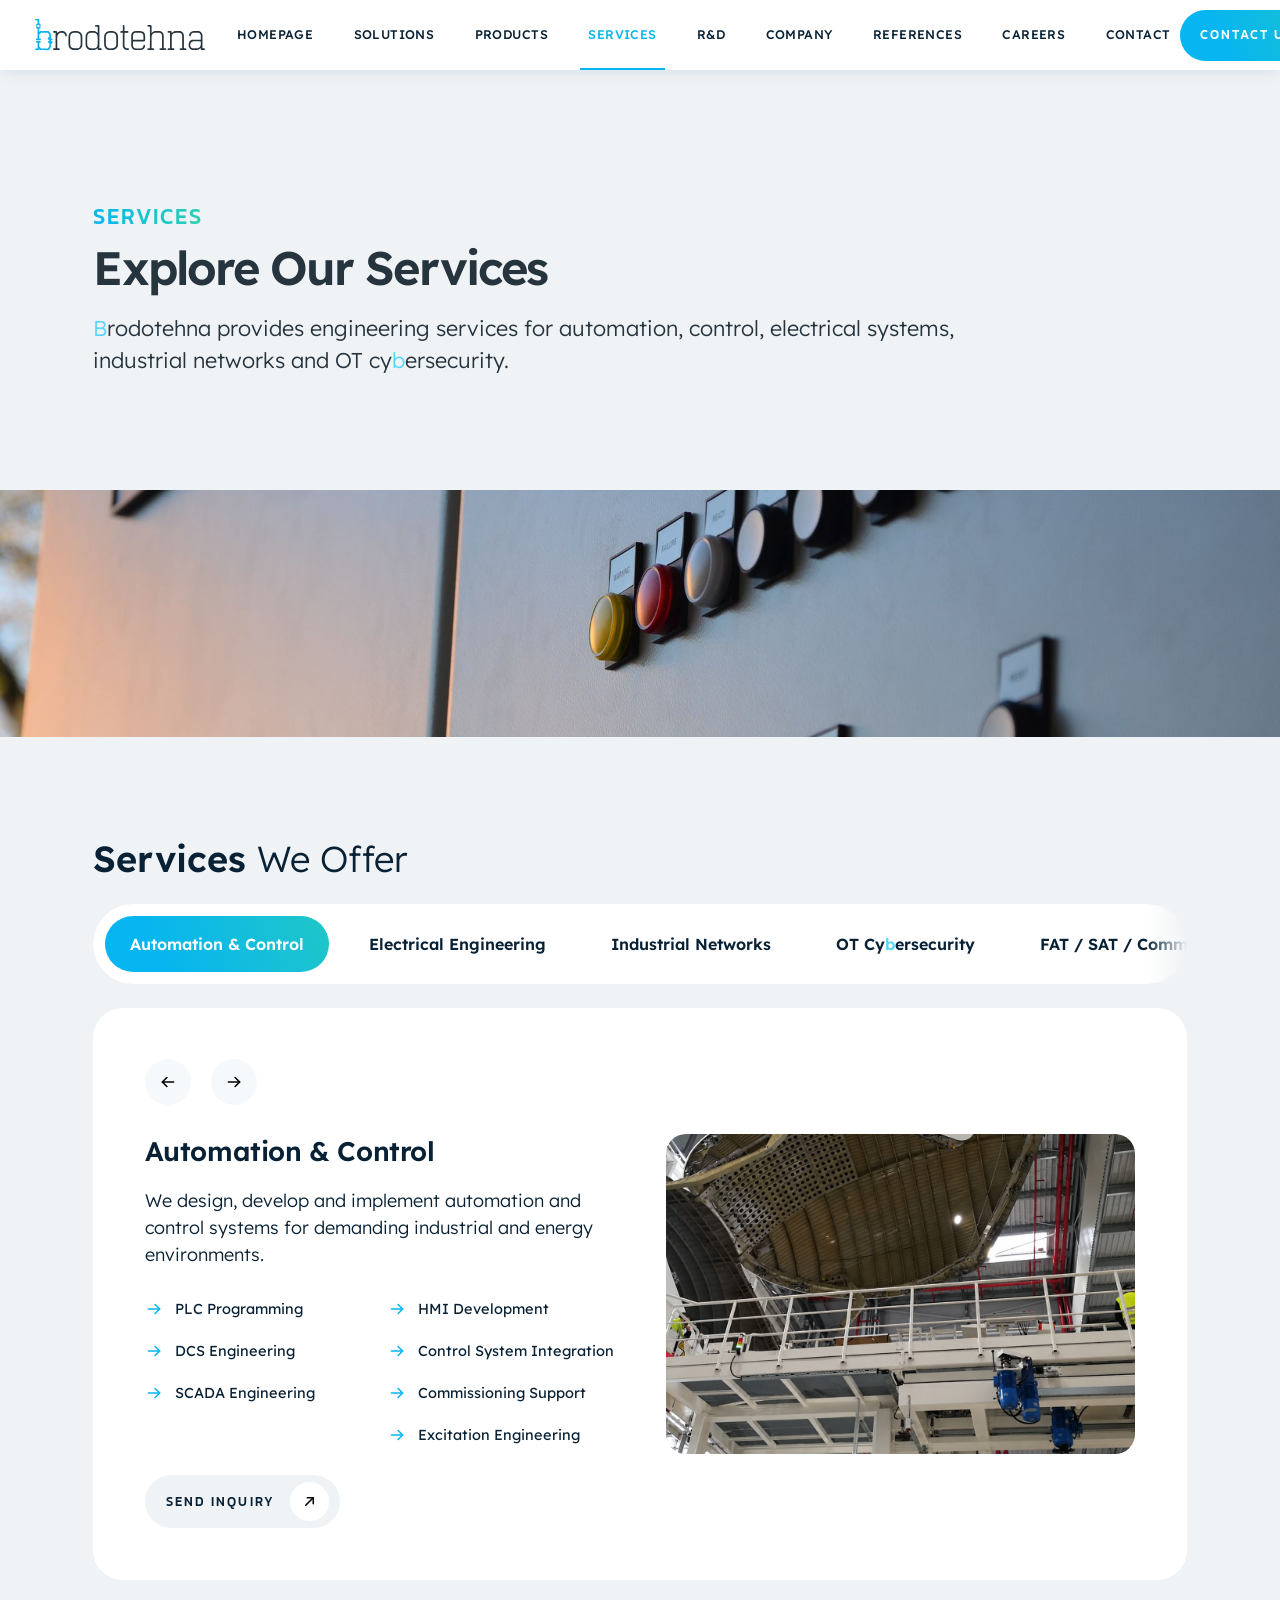
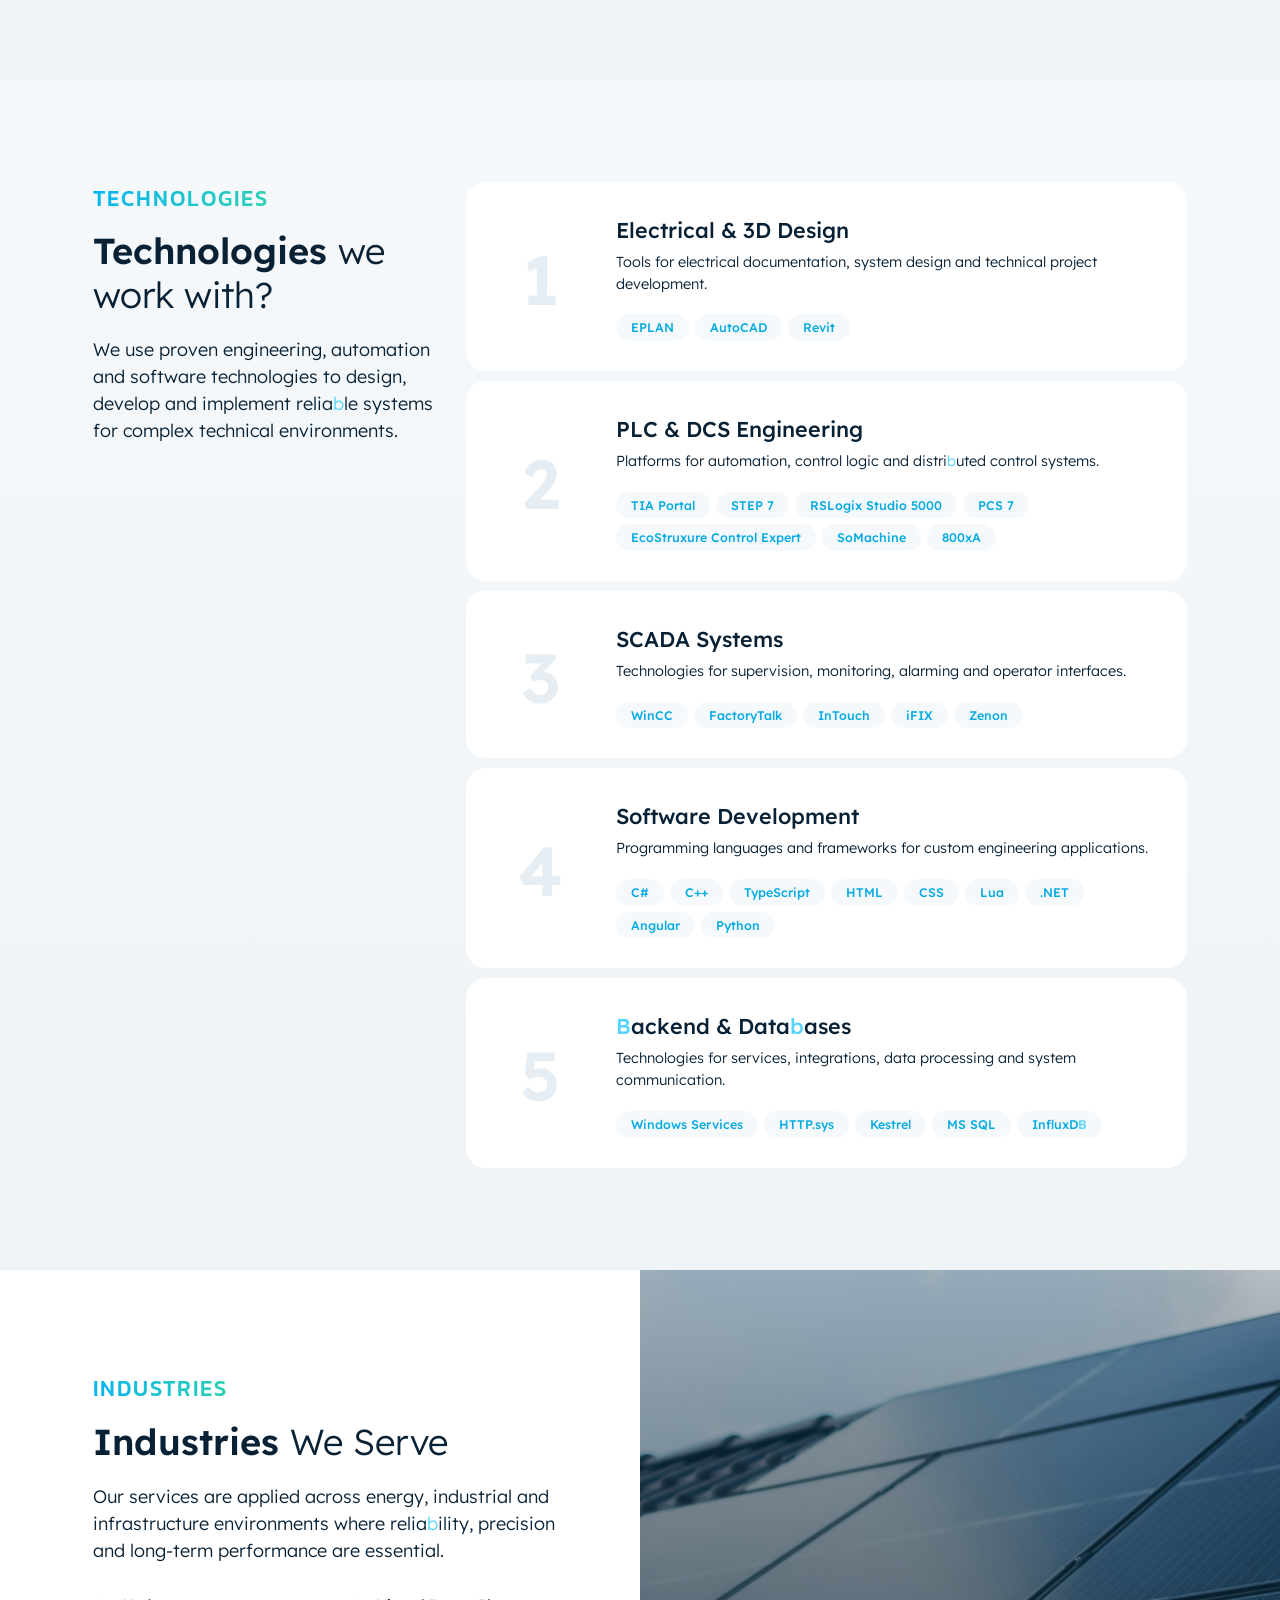
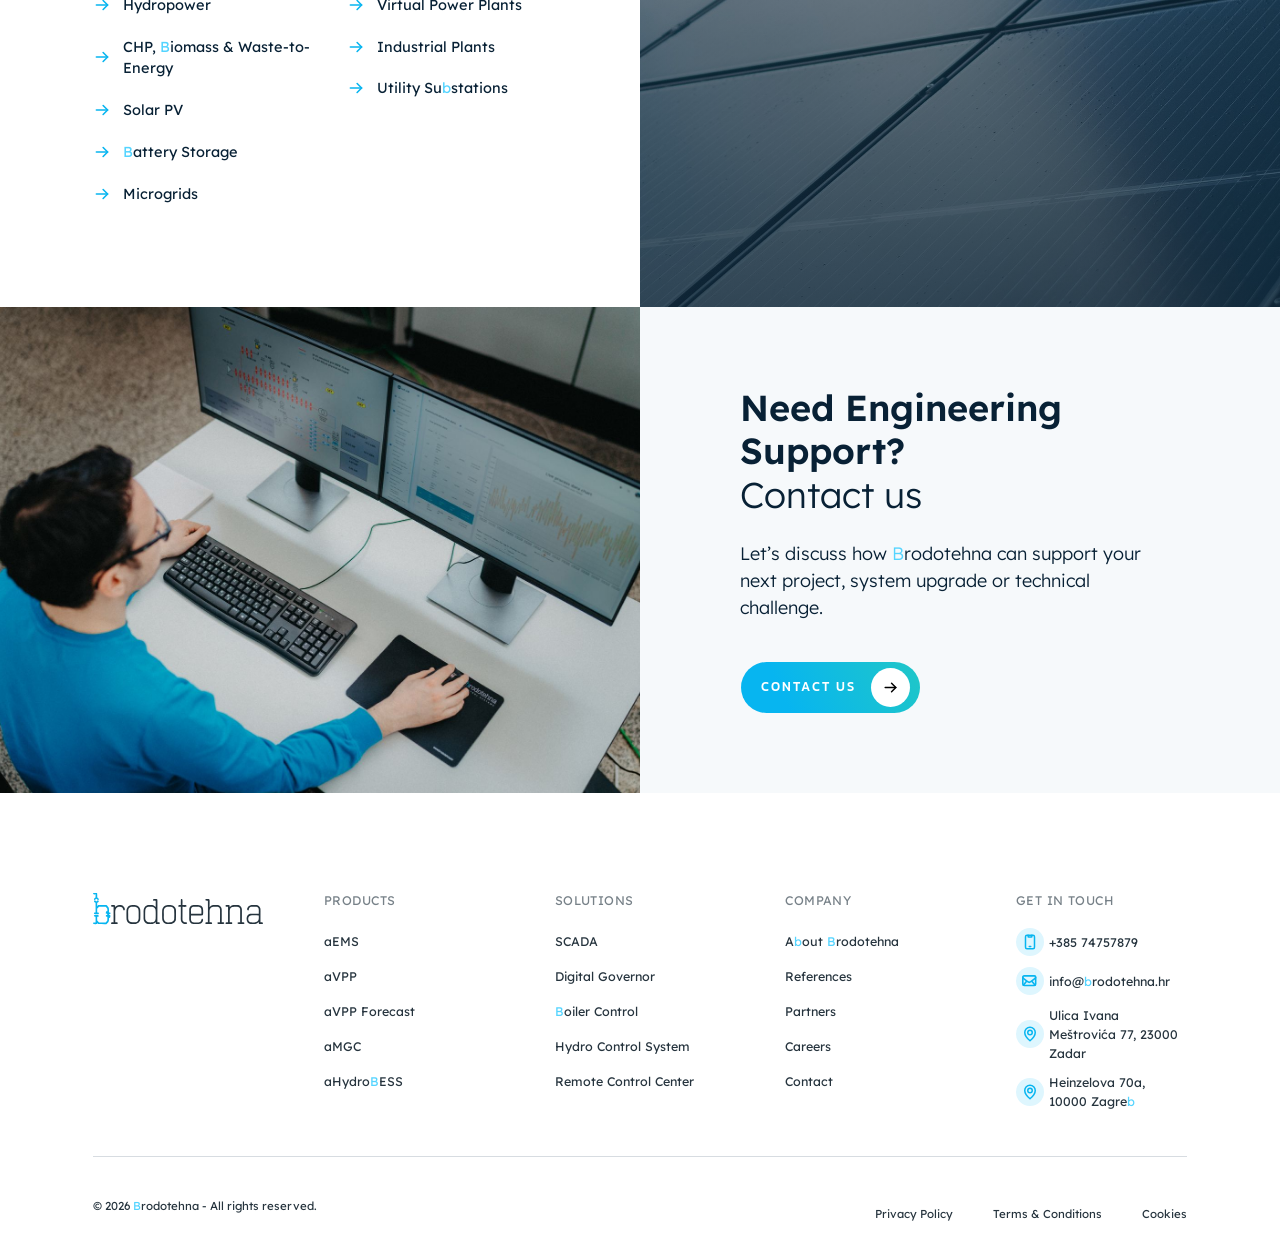
<file: services.html>
<!DOCTYPE html>
<html lang="en">

<head>
  <meta charset="utf-8">
  <meta content="width=device-width, initial-scale=1.0" name="viewport">

  <title>Brodotehna - Services</title>
  <meta content="Brodotehna's engineering services: automation & control, electrical engineering, industrial networks, OT cybersecurity and FAT/SAT/commissioning." name="description">

  <!-- Favicons -->
  <link href="assets/img/brodotehna/favicon.svg" rel="icon">
  <link href="assets/img/apple-touch-icon.png" rel="apple-touch-icon">

  <!-- Google Fonts -->
  <link rel="preconnect" href="https://fonts.googleapis.com">
  <link rel="preconnect" href="https://fonts.gstatic.com" crossorigin>
  <link href="https://fonts.googleapis.com/css2?family=Kanit:wght@400;500;600&family=Lexend:wght@300;400;500;600&display=swap" rel="stylesheet">

  <!-- Vendor CSS Files -->
  <link href="assets/vendor/bootstrap/css/bootstrap.min.css" rel="stylesheet">
  <link href="assets/vendor/aos/aos.css" rel="stylesheet">

  <!-- Brodotehna Site CSS (see references.html for why main.css and
       bootstrap-icons aren't loaded here either) -->
  <link href="assets/css/brodotehna.css" rel="stylesheet">


  <!-- Umami Analytics -->
  <script defer src="https://analytics.brodotehna.eu/script.js" data-website-id="29f206f9-b267-4615-98bd-b09cdf3c040b"></script>

</head>

<body class="bth-page">

  <!-- ======= Menu ======= -->
  <nav class="navbar navbar-expand-xl bth-navbar sticky-top">
    <div class="bth-navbar__inner">
      <a href="index.html" class="navbar-brand bth-navbar__brand">
        <img src="assets/img/brodotehna/logo-brodotehna.svg" alt="Brodotehna">
      </a>

      <button type="button" class="navbar-toggler bth-navbar__toggler" data-bs-toggle="collapse" data-bs-target="#bthNavMain" aria-controls="bthNavMain" aria-expanded="false" aria-label="Toggle navigation">
        <img class="bth-icon-menu" src="assets/img/brodotehna/icon-menu.svg" alt="">
        <img class="bth-icon-close" src="assets/img/brodotehna/icon-close.svg" alt="">
      </button>

      <div class="collapse navbar-collapse" id="bthNavMain">
        <ul class="navbar-nav bth-navbar__nav">
          <li class="nav-item"><a class="nav-link" href="index.html">Homepage</a></li>
          <li class="nav-item"><a class="nav-link" href="solutions.html">Solutions</a></li>
          <li class="nav-item"><a class="nav-link" href="products.html">Products</a></li>
          <li class="nav-item"><a class="nav-link active" href="services.html">Services</a></li>
          <li class="nav-item"><a class="nav-link" href="rd.html">R&amp;D</a></li>
          <li class="nav-item"><a class="nav-link" href="company.html">Company</a></li>
          <li class="nav-item"><a class="nav-link" href="references.html">References</a></li>
          <li class="nav-item"><a class="nav-link" href="careers.html">Careers</a></li>
          <li class="nav-item"><a class="nav-link" href="contact.html">Contact</a></li>
        </ul>
        <a href="contact.html" class="bth-btn">
          <span>Contact us</span>
          <span class="bth-btn__icon"><img src="assets/img/brodotehna/icon-arrow.svg" alt=""></span>
        </a>
      </div>
    </div>
  </nav><!-- End Menu -->

  <main id="main">

    <!-- ======= Page Header ======= -->
    <section class="bth-page-header">
      <div class="bth-container" data-aos="fade-up">
        <p class="bth-eyebrow">Services</p>
        <h1>Explore Our Services</h1>
        <p>Brodotehna provides engineering services for automation, control, electrical systems, industrial networks and OT cybersecurity.</p>
      </div>
    </section><!-- End Page Header -->

    <!-- ======= Photo strip ======= -->
    <div class="bth-photo-strip" data-aos="fade-up">
      <img src="assets/img/brodotehna/services1-optimized.jpg" alt="Engineering services in the field">
    </div>

    <!-- ======= Services: tab switcher =======
         5 horizontal tabs, one panel shown at a time (see
         brodotehna.js). The two circular buttons above the title are
         prev/next through the same tabs, not an image carousel within
         one tab. Only "Automation & Control" is Brodotehna's real
         copy from Figma; the other four are placeholder copy + a
         stand-in image, clearly reusing the same image until real
         ones are ready. -->
    <section class="bth-services-intro">
      <div class="bth-container">
        <div class="bth-services-intro__heading" data-aos="fade-up">
          
          <h2 class="bth-section-title">Services <span class="bth-fw-light">We Offer</span></h2>
        </div>

        <div class="bth-services-tabs-row" data-aos="fade-up">
          <div class="bth-services-tabs">
            <button type="button" class="active" data-panel="panel-1">Automation &amp; Control</button>
            <button type="button" data-panel="panel-2">Electrical Engineering</button>
            <button type="button" data-panel="panel-3">Industrial Networks</button>
            <button type="button" data-panel="panel-4">OT Cybersecurity</button>
            <button type="button" data-panel="panel-5">FAT / SAT / Commissioning</button>
            <button type="button" data-panel="panel-6">Application Development</button>
          </div>
        </div>
      </div>
    </section>

    <div class="bth-services-panel" data-panel-id="panel-1" data-aos="fade-up">
      <div class="bth-container">
        <div class="bth-services-panel__body">
          <div class="bth-services-panel__content">
            <div class="bth-services-panel__controls">
              <button type="button" class="bth-services-nav-btn bth-services-nav-btn--prev" aria-label="Previous service"><img src="assets/img/brodotehna/icon-arrow.svg" alt=""></button>
              <button type="button" class="bth-services-nav-btn bth-services-nav-btn--next" aria-label="Next service"><img src="assets/img/brodotehna/icon-arrow.svg" alt=""></button>
            </div>
            <h3>Automation &amp; Control</h3>
            <p class="bth-services-panel__lead">We design, develop and implement automation and control systems for demanding industrial and energy environments.</p>
            <div class="bth-services-panel__lists">
              <ul class="bth-icon-list">
                <li><img class="bth-icon-list__bullet" src="assets/img/brodotehna/icon-arrow-blue.svg" alt="">PLC Programming</li>
                <li><img class="bth-icon-list__bullet" src="assets/img/brodotehna/icon-arrow-blue.svg" alt="">DCS Engineering</li>
                <li><img class="bth-icon-list__bullet" src="assets/img/brodotehna/icon-arrow-blue.svg" alt="">SCADA Engineering</li>
              </ul>
              <ul class="bth-icon-list">
                <li><img class="bth-icon-list__bullet" src="assets/img/brodotehna/icon-arrow-blue.svg" alt="">HMI Development</li>
                <li><img class="bth-icon-list__bullet" src="assets/img/brodotehna/icon-arrow-blue.svg" alt="">Control System Integration</li>
                <li><img class="bth-icon-list__bullet" src="assets/img/brodotehna/icon-arrow-blue.svg" alt="">Commissioning Support</li>
                <li><img class="bth-icon-list__bullet" src="assets/img/brodotehna/icon-arrow-blue.svg" alt="">Excitation Engineering</li>
              </ul>
            </div>
            <a href="contact.html" class="bth-btn">
              <span>Send inquiry</span>
              <span class="bth-btn__icon"><img src="assets/img/brodotehna/icon-arrow.svg" alt=""></span>
            </a>
          </div>
          <div class="bth-services-panel__media">
            <img src="assets/img/brodotehna/services-automation-control-system-optimized.jpg" alt="Industrial inspection of an aircraft structure">
          </div>
        </div>
      </div>
    </div>

    <div class="bth-services-panel" data-panel-id="panel-2" hidden>
      <div class="bth-container">
        <div class="bth-services-panel__body">
          <div class="bth-services-panel__content">
            <div class="bth-services-panel__controls">
              <button type="button" class="bth-services-nav-btn bth-services-nav-btn--prev" aria-label="Previous service"><img src="assets/img/brodotehna/icon-arrow.svg" alt=""></button>
              <button type="button" class="bth-services-nav-btn bth-services-nav-btn--next" aria-label="Next service"><img src="assets/img/brodotehna/icon-arrow.svg" alt=""></button>
            </div>
            <h3>Electrical Engineering</h3>
            <p class="bth-services-panel__lead">We deliver electrical engineering and design services that ensure safe, reliable and standards-compliant power systems for industrial and energy facilities.</p>
            <div class="bth-services-panel__lists">
              <ul class="bth-icon-list">
                <li><img class="bth-icon-list__bullet" src="assets/img/brodotehna/icon-arrow-blue.svg" alt="">Electrical Design</li>
                <li><img class="bth-icon-list__bullet" src="assets/img/brodotehna/icon-arrow-blue.svg" alt="">Power Distribution</li>
                <li><img class="bth-icon-list__bullet" src="assets/img/brodotehna/icon-arrow-blue.svg" alt="">Protection &amp; Relay Coordination</li>
              </ul>
              <ul class="bth-icon-list">
                <li><img class="bth-icon-list__bullet" src="assets/img/brodotehna/icon-arrow-blue.svg" alt="">Cable &amp; Wiring Design</li>
                <li><img class="bth-icon-list__bullet" src="assets/img/brodotehna/icon-arrow-blue.svg" alt="">Load &amp; Short-Circuit Calculations</li>
                <li><img class="bth-icon-list__bullet" src="assets/img/brodotehna/icon-arrow-blue.svg" alt="">Switchgear &amp; MCC Design</li>
              </ul>
            </div>
            <a href="contact.html" class="bth-btn">
              <span>Send inquiry</span>
              <span class="bth-btn__icon"><img src="assets/img/brodotehna/icon-arrow.svg" alt=""></span>
            </a>
          </div>
          <div class="bth-services-panel__media">
            <img src="assets/img/brodotehna/electrical-engineering-optimized.jpg" alt="Electrical engineering and design work at Brodotehna">
          </div>
        </div>
      </div>
    </div>

    <div class="bth-services-panel" data-panel-id="panel-3" hidden>
      <div class="bth-container">
        <div class="bth-services-panel__body">
          <div class="bth-services-panel__content">
            <div class="bth-services-panel__controls">
              <button type="button" class="bth-services-nav-btn bth-services-nav-btn--prev" aria-label="Previous service"><img src="assets/img/brodotehna/icon-arrow.svg" alt=""></button>
              <button type="button" class="bth-services-nav-btn bth-services-nav-btn--next" aria-label="Next service"><img src="assets/img/brodotehna/icon-arrow.svg" alt=""></button>
            </div>
            <h3>Industrial Networks</h3>
            <p class="bth-services-panel__lead">We design and implement robust industrial network infrastructure that connects control systems, devices and plant-wide data reliably and securely.</p>
            <div class="bth-services-panel__lists">
              <ul class="bth-icon-list">
                <li><img class="bth-icon-list__bullet" src="assets/img/brodotehna/icon-arrow-blue.svg" alt="">Network Architecture Design</li>
                <li><img class="bth-icon-list__bullet" src="assets/img/brodotehna/icon-arrow-blue.svg" alt="">Industrial Ethernet</li>
                <li><img class="bth-icon-list__bullet" src="assets/img/brodotehna/icon-arrow-blue.svg" alt="">Fieldbus Integration</li>
              </ul>
              <ul class="bth-icon-list">
                <li><img class="bth-icon-list__bullet" src="assets/img/brodotehna/icon-arrow-blue.svg" alt="">Network Redundancy</li>
                <li><img class="bth-icon-list__bullet" src="assets/img/brodotehna/icon-arrow-blue.svg" alt="">Remote Access Solutions</li>
                <li><img class="bth-icon-list__bullet" src="assets/img/brodotehna/icon-arrow-blue.svg" alt="">Network Monitoring</li>
              </ul>
            </div>
            <a href="contact.html" class="bth-btn">
              <span>Send inquiry</span>
              <span class="bth-btn__icon"><img src="assets/img/brodotehna/icon-arrow.svg" alt=""></span>
            </a>
          </div>
          <div class="bth-services-panel__media">
            <img src="assets/img/brodotehna/industrial-networks-optimized.jpg" alt="Organized network server cabinet">
          </div>
        </div>
      </div>
    </div>

    <div class="bth-services-panel" data-panel-id="panel-4" hidden>
      <div class="bth-container">
        <div class="bth-services-panel__body">
          <div class="bth-services-panel__content">
            <div class="bth-services-panel__controls">
              <button type="button" class="bth-services-nav-btn bth-services-nav-btn--prev" aria-label="Previous service"><img src="assets/img/brodotehna/icon-arrow.svg" alt=""></button>
              <button type="button" class="bth-services-nav-btn bth-services-nav-btn--next" aria-label="Next service"><img src="assets/img/brodotehna/icon-arrow.svg" alt=""></button>
            </div>
            <h3>OT Cybersecurity</h3>
            <p class="bth-services-panel__lead">We help operators protect critical infrastructure with cybersecurity solutions tailored to operational technology and industrial control environments.</p>
            <div class="bth-services-panel__lists">
              <ul class="bth-icon-list">
                <li><img class="bth-icon-list__bullet" src="assets/img/brodotehna/icon-arrow-blue.svg" alt="">OT Risk Assessment</li>
                <li><img class="bth-icon-list__bullet" src="assets/img/brodotehna/icon-arrow-blue.svg" alt="">Network Segmentation</li>
                <li><img class="bth-icon-list__bullet" src="assets/img/brodotehna/icon-arrow-blue.svg" alt="">Access Control Management</li>
              </ul>
              <ul class="bth-icon-list">
                <li><img class="bth-icon-list__bullet" src="assets/img/brodotehna/icon-arrow-blue.svg" alt="">Security Monitoring</li>
                <li><img class="bth-icon-list__bullet" src="assets/img/brodotehna/icon-arrow-blue.svg" alt="">Incident Response Planning</li>
                <li><img class="bth-icon-list__bullet" src="assets/img/brodotehna/icon-arrow-blue.svg" alt="">Compliance &amp; Standards</li>
              </ul>
            </div>
            <a href="contact.html" class="bth-btn">
              <span>Send inquiry</span>
              <span class="bth-btn__icon"><img src="assets/img/brodotehna/icon-arrow.svg" alt=""></span>
            </a>
          </div>
          <div class="bth-services-panel__media">
            <img src="assets/img/brodotehna/ot-cybersecurity-optimized.jpg" alt="OT cybersecurity for industrial control environments">
          </div>
        </div>
      </div>
    </div>

    <div class="bth-services-panel" data-panel-id="panel-5" hidden>
      <div class="bth-container">
        <div class="bth-services-panel__body">
          <div class="bth-services-panel__content">
            <div class="bth-services-panel__controls">
              <button type="button" class="bth-services-nav-btn bth-services-nav-btn--prev" aria-label="Previous service"><img src="assets/img/brodotehna/icon-arrow.svg" alt=""></button>
              <button type="button" class="bth-services-nav-btn bth-services-nav-btn--next" aria-label="Next service"><img src="assets/img/brodotehna/icon-arrow.svg" alt=""></button>
            </div>
            <h3>FAT / SAT / Commissioning</h3>
            <p class="bth-services-panel__lead">We support projects from testing through commissioning, ensuring systems perform reliably before and after handover.</p>
            <div class="bth-services-panel__lists">
              <ul class="bth-icon-list">
                <li><img class="bth-icon-list__bullet" src="assets/img/brodotehna/icon-arrow-blue.svg" alt="">Factory Acceptance Testing</li>
                <li><img class="bth-icon-list__bullet" src="assets/img/brodotehna/icon-arrow-blue.svg" alt="">Site Acceptance Testing</li>
                <li><img class="bth-icon-list__bullet" src="assets/img/brodotehna/icon-arrow-blue.svg" alt="">System Commissioning</li>
              </ul>
              <ul class="bth-icon-list">
                <li><img class="bth-icon-list__bullet" src="assets/img/brodotehna/icon-arrow-blue.svg" alt="">Functional &amp; Performance Testing</li>
                <li><img class="bth-icon-list__bullet" src="assets/img/brodotehna/icon-arrow-blue.svg" alt="">Documentation &amp; Handover</li>
                <li><img class="bth-icon-list__bullet" src="assets/img/brodotehna/icon-arrow-blue.svg" alt="">Operator Training &amp; Support</li>
              </ul>
            </div>
            <a href="contact.html" class="bth-btn">
              <span>Send inquiry</span>
              <span class="bth-btn__icon"><img src="assets/img/brodotehna/icon-arrow.svg" alt=""></span>
            </a>
          </div>
          <div class="bth-services-panel__media">
            <img src="assets/img/brodotehna/fat-sat-commissioning-optimized.jpg" alt="FAT, SAT and commissioning of an automation system">
          </div>
        </div>
      </div>
    </div>

    <div class="bth-services-panel" data-panel-id="panel-6" hidden>
      <div class="bth-container">
        <div class="bth-services-panel__body">
          <div class="bth-services-panel__content">
            <div class="bth-services-panel__controls">
              <button type="button" class="bth-services-nav-btn bth-services-nav-btn--prev" aria-label="Previous service"><img src="assets/img/brodotehna/icon-arrow.svg" alt=""></button>
              <button type="button" class="bth-services-nav-btn bth-services-nav-btn--next" aria-label="Next service"><img src="assets/img/brodotehna/icon-arrow.svg" alt=""></button>
            </div>
            <h3>Application Development</h3>
            <p class="bth-services-panel__lead">We design and develop custom software applications and tools that support industrial operations, from production tracking to engineering documentation.</p>
            <div class="bth-services-panel__lists">
              <ul class="bth-icon-list">
                <li><img class="bth-icon-list__bullet" src="assets/img/brodotehna/icon-arrow-blue.svg" alt="">Warehouse Management Systems (WMS)</li>
                <li><img class="bth-icon-list__bullet" src="assets/img/brodotehna/icon-arrow-blue.svg" alt="">Manufacturing Execution Systems (MES)</li>
                <li><img class="bth-icon-list__bullet" src="assets/img/brodotehna/icon-arrow-blue.svg" alt="">Industrial Tool Development</li>
              </ul>
              <ul class="bth-icon-list">
                <li><img class="bth-icon-list__bullet" src="assets/img/brodotehna/icon-arrow-blue.svg" alt="">Engineering Consulting</li>
                <li><img class="bth-icon-list__bullet" src="assets/img/brodotehna/icon-arrow-blue.svg" alt="">3D Modelling</li>
                <li><img class="bth-icon-list__bullet" src="assets/img/brodotehna/icon-arrow-blue.svg" alt="">2D Modelling</li>
              </ul>
            </div>
            <a href="contact.html" class="bth-btn">
              <span>Send inquiry</span>
              <span class="bth-btn__icon"><img src="assets/img/brodotehna/icon-arrow.svg" alt=""></span>
            </a>
          </div>
          <div class="bth-services-panel__media">
            <img src="assets/img/brodotehna/services-appdev-laptop-csharp-optimized.jpg" alt="Laptop screen showing C# source code">
          </div>
        </div>
      </div>
    </div>

    <!-- ======= Technologies ======= -->
    <section class="bth-technologies">
      <div class="bth-container">
        <div class="row">
          <div class="col-lg-4">
            <div class="bth-tech-intro" data-aos="fade-up">
              <p class="bth-eyebrow">Technologies</p>
              <h2 class="bth-section-title bth-tech-intro__title">Technologies <span class="bth-fw-light">we work with?</span></h2>
              <p>We use proven engineering, automation and software technologies to design, develop and implement reliable systems for complex technical environments.</p>
            </div>
          </div>
          <div class="col-lg-8">
            <div class="bth-tech-list" data-aos="fade-up">
              <div class="bth-tech-row">
                <div class="bth-tech-row__number">1</div>
                <div class="bth-tech-row__content">
                  <h4>Electrical &amp; 3D Design</h4>
                  <p>Tools for electrical documentation, system design and technical project development.</p>
                  <div class="bth-tag-list">
                    <span class="bth-tag-pill">EPLAN</span>
                    <span class="bth-tag-pill">AutoCAD</span>
                    <span class="bth-tag-pill">Revit</span>
                  </div>
                </div>
              </div>

              <div class="bth-tech-row">
                <div class="bth-tech-row__number">2</div>
                <div class="bth-tech-row__content">
                  <h4>PLC &amp; DCS Engineering</h4>
                  <p>Platforms for automation, control logic and distributed control systems.</p>
                  <div class="bth-tag-list">
                    <span class="bth-tag-pill">TIA Portal</span>
                    <span class="bth-tag-pill">STEP 7</span>
                    <span class="bth-tag-pill">RSLogix Studio 5000</span>
                    <span class="bth-tag-pill">PCS 7</span>
                    <span class="bth-tag-pill">EcoStruxure Control Expert</span>
                    <span class="bth-tag-pill">SoMachine</span>
                    <span class="bth-tag-pill">800xA</span>
                  </div>
                </div>
              </div>

              <div class="bth-tech-row">
                <div class="bth-tech-row__number">3</div>
                <div class="bth-tech-row__content">
                  <h4>SCADA Systems</h4>
                  <p>Technologies for supervision, monitoring, alarming and operator interfaces.</p>
                  <div class="bth-tag-list">
                    <span class="bth-tag-pill">WinCC</span>
                    <span class="bth-tag-pill">FactoryTalk</span>
                    <span class="bth-tag-pill">InTouch</span>
                    <span class="bth-tag-pill">iFIX</span>
                    <span class="bth-tag-pill">Zenon</span>
                  </div>
                </div>
              </div>

              <div class="bth-tech-row">
                <div class="bth-tech-row__number">4</div>
                <div class="bth-tech-row__content">
                  <h4>Software Development</h4>
                  <p>Programming languages and frameworks for custom engineering applications.</p>
                  <div class="bth-tag-list">
                    <span class="bth-tag-pill">C#</span>
                    <span class="bth-tag-pill">C++</span>
                    <span class="bth-tag-pill">TypeScript</span>
                    <span class="bth-tag-pill">HTML</span>
                    <span class="bth-tag-pill">CSS</span>
                    <span class="bth-tag-pill">Lua</span>
                    <span class="bth-tag-pill">.NET</span>
                    <span class="bth-tag-pill">Angular</span>
                    <span class="bth-tag-pill">Python</span>
                  </div>
                </div>
              </div>

              <div class="bth-tech-row">
                <div class="bth-tech-row__number">5</div>
                <div class="bth-tech-row__content">
                  <h4>Backend &amp; Databases</h4>
                  <p>Technologies for services, integrations, data processing and system communication.</p>
                  <div class="bth-tag-list">
                    <span class="bth-tag-pill">Windows Services</span>
                    <span class="bth-tag-pill">HTTP.sys</span>
                    <span class="bth-tag-pill">Kestrel</span>
                    <span class="bth-tag-pill">MS SQL</span>
                    <span class="bth-tag-pill">InfluxDB</span>
                  </div>
                </div>
              </div>
            </div>
          </div>
        </div>
      </div>
    </section><!-- End Technologies -->

    <!-- ======= Industries ======= -->
    <section class="bth-industries">
      <div class="row g-0">
        <div class="col-lg-6">
          <div class="bth-industries__copy" data-aos="fade-up">
            <p class="bth-eyebrow">Industries</p>
            <h2 class="bth-section-title bth-industries__title">Industries <span class="bth-fw-light">We Serve</span></h2>
            <p>Our services are applied across energy, industrial and infrastructure environments where reliability, precision and long-term performance are essential.</p>
            <div class="bth-industries__lists">
              <ul class="bth-icon-list">
                <li><img class="bth-icon-list__bullet" src="assets/img/brodotehna/icon-arrow-blue.svg" alt="">Hydropower</li>
                <li><img class="bth-icon-list__bullet" src="assets/img/brodotehna/icon-arrow-blue.svg" alt="">CHP, Biomass &amp; Waste-to-Energy</li>
                <li><img class="bth-icon-list__bullet" src="assets/img/brodotehna/icon-arrow-blue.svg" alt="">Solar PV</li>
                <li><img class="bth-icon-list__bullet" src="assets/img/brodotehna/icon-arrow-blue.svg" alt="">Battery Storage</li>
                <li><img class="bth-icon-list__bullet" src="assets/img/brodotehna/icon-arrow-blue.svg" alt="">Microgrids</li>
              </ul>
              <ul class="bth-icon-list">
                <li><img class="bth-icon-list__bullet" src="assets/img/brodotehna/icon-arrow-blue.svg" alt="">Virtual Power Plants</li>
                <li><img class="bth-icon-list__bullet" src="assets/img/brodotehna/icon-arrow-blue.svg" alt="">Industrial Plants</li>
                <li><img class="bth-icon-list__bullet" src="assets/img/brodotehna/icon-arrow-blue.svg" alt="">Utility Substations</li>
              </ul>
            </div>
          </div>
        </div>
        <div class="col-lg-6">
          <div class="bth-industries__media" data-aos="fade-up">
            <img src="assets/img/brodotehna/solars-optimized.jpg" alt="">
          </div>
        </div>
      </div>
    </section><!-- End Industries -->

    <!-- ======= CTA ======= -->
    <section class="bth-solutions-cta">
      <div class="row g-0 align-items-center">
        <div class="col-lg-6">
          <div class="bth-solutions-cta__media" data-aos="fade-up">
            <img src="assets/img/brodotehna/services-engineering-support-optimized.jpg" alt="Brodotehna engineering support">
          </div>
        </div>
        <div class="col-lg-6">
          <div class="bth-solutions-cta__content" data-aos="fade-up">
            <h2><span class="bth-fw-semibold">Need Engineering Support?</span><span class="bth-fw-light">Contact us</span></h2>
            <p>Let&rsquo;s discuss how Brodotehna can support your next project, system upgrade or technical challenge.</p>
            <a href="contact.html" class="bth-btn">
              <span>Contact us</span>
              <span class="bth-btn__icon"><img src="assets/img/brodotehna/icon-arrow.svg" alt=""></span>
            </a>
          </div>
        </div>
      </div>
    </section><!-- End CTA -->

  </main><!-- End #main -->

  <!-- ======= Footer ======= -->
  <footer class="bth-footer">
    <div class="bth-container">
      <div class="bth-footer__top row row-cols-2 row-cols-md-3 row-cols-xl-5 gy-5" data-aos="fade-up">
        <div class="col bth-footer__col">
          <div class="bth-footer__brand">
            <img src="assets/img/brodotehna/logo-brodotehna.svg" alt="Brodotehna">
            <div class="bth-footer__social">
<!--
              <a href="#" aria-label="Instagram"><img src="assets/img/brodotehna/icon-instagram.svg" alt=""></a>
              <a href="#" aria-label="Facebook"><img src="assets/img/brodotehna/icon-facebook.svg" alt=""></a>
              <a href="#" aria-label="LinkedIn"><img src="assets/img/brodotehna/icon-linkedin.svg" alt=""></a>
-->
            </div>
          </div>
        </div>

        <div class="col bth-footer__col">
          <h4>Products</h4>
          <ul>
            <li><a href="products.html#solution-1">aEMS</a></li>
            <li><a href="products.html#solution-2">aVPP</a></li>
            <li><a href="products.html#solution-3">aVPP Forecast</a></li>
            <li><a href="products.html#solution-4">aMGC</a></li>
            <li><a href="products.html#solution-5">aHydroBESS</a></li>
          </ul>
        </div>

        <div class="col bth-footer__col">
          <h4>Solutions</h4>
          <ul>
            <li><a href="solutions.html#solution-2">SCADA</a></li>
            <li><a href="solutions.html#solution-3">Digital Governor</a></li>
            <li><a href="solutions.html#solution-4">Boiler Control</a></li>
            <li><a href="solutions.html#solution-5">Hydro Control System</a></li>
            <li><a href="solutions.html#solution-6">Remote Control Center</a></li>
          </ul>
        </div>

        <div class="col bth-footer__col">
          <h4>Company</h4>
          <ul>
            <li><a href="company.html">About Brodotehna</a></li>
            <li><a href="references.html">References</a></li>
            <li><a href="#">Partners</a></li>
            <li><a href="careers.html">Careers</a></li>
            <li><a href="contact.html">Contact</a></li>
          </ul>
        </div>

        <div class="col bth-footer__col">
          <h4>Get in touch</h4>
          <ul>
            <li class="bth-footer__contact-row">
              <span class="bth-footer__contact-icon"><img src="assets/img/brodotehna/icon-phone.svg" alt=""></span>
              <a href="tel:+38574757879">+385 74757879</a>
            </li>
            <li class="bth-footer__contact-row">
              <span class="bth-footer__contact-icon"><img src="assets/img/brodotehna/email-icon2.svg" alt=""></span>
              <a href="mailto:info@brodotehna.hr">info@brodotehna.hr</a>
            </li>
            <li class="bth-footer__contact-row">
              <span class="bth-footer__contact-icon"><img src="assets/img/brodotehna/icon-pin.svg" alt=""></span>
              <a href="#">Ulica Ivana Meštrovića 77, 23000 Zadar</a>
            </li>
            <li class="bth-footer__contact-row">
              <span class="bth-footer__contact-icon"><img src="assets/img/brodotehna/icon-pin.svg" alt=""></span>
              <a href="#">Heinzelova 70a, 10000 Zagreb</a>
            </li>
          </ul>
        </div>
      </div>

      <div class="bth-footer__bottom">
        <p>© 2026 Brodotehna - All rights reserved.</p>
        <div class="bth-footer__legal">
          <a href="privacy-policy.html">Privacy Policy</a>
          <a href="terms-conditions.html">Terms &amp; Conditions</a>
          <a href="cookies.html">Cookies</a>
        </div>
      </div>
    </div>
  </footer>
  <!-- End Footer -->

  <a href="#" class="scroll-top d-flex align-items-center justify-content-center">
    <img src="assets/img/brodotehna/icon-scroll-top.svg" alt="" width="17" height="17">
  </a>

  <div id="preloader">
    <div class="loader-wrap">
      <svg class="loader-logo" viewBox="0 0 18 32" xmlns="http://www.w3.org/2000/svg" aria-label="Loading">
        <defs>
          <clipPath id="bthPreloaderShape">
            <path d="M0.376221 0H3.99174C4.35253 0.495564 4.21668 3.66813 4.21173 4.47315C5.01069 4.87615 6.09484 5.65272 5.70634 6.68852C4.94451 7.41941 4.03047 6.37052 3.44972 5.86592C3.02343 6.07668 2.09348 7.08803 1.71223 6.9265C-0.0867535 6.16432 1.71155 4.99147 2.56827 4.46494L2.57404 1.35053C1.79078 1.36548 0.363747 1.57692 0.0703125 0.717025C0.0915492 0.370192 0.169207 0.283844 0.376221 0Z"/>
            <path d="M1.68732 7.30066C2.20569 7.28947 2.98511 8.09586 3.43503 8.46717C3.91678 8.03898 4.40789 7.62143 4.908 7.21484C6.80193 8.24058 5.26954 9.16404 4.19641 9.99481C4.18508 11.0788 4.1951 12.163 4.22651 13.2466C4.55204 12.836 4.84022 12.4422 5.25326 12.1154C7.71557 12.0804 11.041 11.9584 13.4315 12.0865C14.1252 12.5825 15.6711 14.3429 15.8494 15.2166C16.1009 16.4478 15.9838 18.1718 15.9689 19.4615C16.7004 19.4432 17.218 19.3596 17.6324 20.1631C17.729 20.3505 17.6666 20.4379 17.5947 20.6149C17.1691 21.0267 16.5284 21.0734 15.9455 21.1754C15.7355 22.4429 17.5984 21.7867 17.4887 22.8557C17.4378 23.3514 17.2634 24.55 16.9853 24.8444C16.6482 24.9973 16.3269 24.9603 15.9592 24.9497C15.9873 26.0966 16.1637 27.6703 15.5435 28.6743C15.0775 29.4282 14.0938 30.6582 13.3189 31.1268C10.7886 31.1802 7.84124 31.0865 5.25009 31.0934C4.97247 30.8889 4.44917 30.2464 4.24706 30.215C4.20674 30.4121 4.17975 30.4939 4.11088 30.6795C3.51797 31.3322 0.896527 31.2709 0.238474 30.8025C-0.797511 29.2687 1.83259 29.4592 2.57479 29.4732L2.56075 23.7376C2.02674 23.7467 1.46059 23.7952 1.11256 23.3521C-0.0811466 21.8323 3.56557 22.0907 4.02514 22.0908C4.13643 22.0871 4.24777 22.0844 4.35912 22.0828C5.10032 22.0739 6.32416 22.4345 5.59576 23.4581C5.34624 23.8087 4.63351 23.7601 4.21582 23.7547C4.1616 24.8998 4.21583 26.3185 4.23081 27.4831C4.86386 28.1542 5.35389 28.85 6.05661 29.5444C7.46785 29.4155 11.2007 29.4571 12.6727 29.5142C13.2165 28.9645 13.8943 28.2315 14.3043 27.5801C14.3523 26.3269 14.3351 24.995 14.3389 23.7355C13.3309 23.7515 12.2402 23.5883 13.0137 22.3085C13.2477 21.9215 14.0864 22.3019 14.3909 21.9819C14.3863 20.7741 13.0675 21.4179 12.8307 20.6101C12.7174 20.2237 12.8652 19.1346 13.0296 18.7287C13.3195 18.0129 14.039 18.3907 14.299 18.2984C14.4157 17.8361 14.3464 16.3242 14.3397 15.7576C13.8327 14.9575 13.3582 14.3648 12.7149 13.6833C10.5169 13.708 8.25402 13.6747 6.04155 13.687C5.49926 14.1725 4.60495 15.2193 4.18668 15.8025L4.20308 19.4763C4.67986 19.4533 5.31422 19.3882 5.65117 19.8099C7.11565 21.643 1.87784 21.2345 1.27295 20.9123C0.254955 19.7595 1.56844 19.4558 2.54429 19.5206C2.63406 16.431 2.54601 12.9602 2.55404 9.82941C1.47647 9.26013 0.18175 8.28091 1.68732 7.30066Z"/>
          </clipPath>
          <filter id="bthPreloaderGlow" x="-100%" y="-100%" width="300%" height="300%">
            <feGaussianBlur stdDeviation="0.55" result="blur"/>
            <feMerge>
              <feMergeNode in="blur"/>
              <feMergeNode in="SourceGraphic"/>
            </feMerge>
          </filter>
          <linearGradient id="bthPreloaderShine" x1="0" y1="0" x2="0" y2="1">
            <stop offset="0%" stop-color="white" stop-opacity="0"/>
            <stop offset="50%" stop-color="white" stop-opacity=".75"/>
            <stop offset="100%" stop-color="white" stop-opacity="0"/>
          </linearGradient>
        </defs>
        <g class="loader-logo-base">
          <path d="M0.376221 0H3.99174C4.35253 0.495564 4.21668 3.66813 4.21173 4.47315C5.01069 4.87615 6.09484 5.65272 5.70634 6.68852C4.94451 7.41941 4.03047 6.37052 3.44972 5.86592C3.02343 6.07668 2.09348 7.08803 1.71223 6.9265C-0.0867535 6.16432 1.71155 4.99147 2.56827 4.46494L2.57404 1.35053C1.79078 1.36548 0.363747 1.57692 0.0703125 0.717025C0.0915492 0.370192 0.169207 0.283844 0.376221 0Z"/>
          <path d="M1.68732 7.30066C2.20569 7.28947 2.98511 8.09586 3.43503 8.46717C3.91678 8.03898 4.40789 7.62143 4.908 7.21484C6.80193 8.24058 5.26954 9.16404 4.19641 9.99481C4.18508 11.0788 4.1951 12.163 4.22651 13.2466C4.55204 12.836 4.84022 12.4422 5.25326 12.1154C7.71557 12.0804 11.041 11.9584 13.4315 12.0865C14.1252 12.5825 15.6711 14.3429 15.8494 15.2166C16.1009 16.4478 15.9838 18.1718 15.9689 19.4615C16.7004 19.4432 17.218 19.3596 17.6324 20.1631C17.729 20.3505 17.6666 20.4379 17.5947 20.6149C17.1691 21.0267 16.5284 21.0734 15.9455 21.1754C15.7355 22.4429 17.5984 21.7867 17.4887 22.8557C17.4378 23.3514 17.2634 24.55 16.9853 24.8444C16.6482 24.9973 16.3269 24.9603 15.9592 24.9497C15.9873 26.0966 16.1637 27.6703 15.5435 28.6743C15.0775 29.4282 14.0938 30.6582 13.3189 31.1268C10.7886 31.1802 7.84124 31.0865 5.25009 31.0934C4.97247 30.8889 4.44917 30.2464 4.24706 30.215C4.20674 30.4121 4.17975 30.4939 4.11088 30.6795C3.51797 31.3322 0.896527 31.2709 0.238474 30.8025C-0.797511 29.2687 1.83259 29.4592 2.57479 29.4732L2.56075 23.7376C2.02674 23.7467 1.46059 23.7952 1.11256 23.3521C-0.0811466 21.8323 3.56557 22.0907 4.02514 22.0908C4.13643 22.0871 4.24777 22.0844 4.35912 22.0828C5.10032 22.0739 6.32416 22.4345 5.59576 23.4581C5.34624 23.8087 4.63351 23.7601 4.21582 23.7547C4.1616 24.8998 4.21583 26.3185 4.23081 27.4831C4.86386 28.1542 5.35389 28.85 6.05661 29.5444C7.46785 29.4155 11.2007 29.4571 12.6727 29.5142C13.2165 28.9645 13.8943 28.2315 14.3043 27.5801C14.3523 26.3269 14.3351 24.995 14.3389 23.7355C13.3309 23.7515 12.2402 23.5883 13.0137 22.3085C13.2477 21.9215 14.0864 22.3019 14.3909 21.9819C14.3863 20.7741 13.0675 21.4179 12.8307 20.6101C12.7174 20.2237 12.8652 19.1346 13.0296 18.7287C13.3195 18.0129 14.039 18.3907 14.299 18.2984C14.4157 17.8361 14.3464 16.3242 14.3397 15.7576C13.8327 14.9575 13.3582 14.3648 12.7149 13.6833C10.5169 13.708 8.25402 13.6747 6.04155 13.687C5.49926 14.1725 4.60495 15.2193 4.18668 15.8025L4.20308 19.4763C4.67986 19.4533 5.31422 19.3882 5.65117 19.8099C7.11565 21.643 1.87784 21.2345 1.27295 20.9123C0.254955 19.7595 1.56844 19.4558 2.54429 19.5206C2.63406 16.431 2.54601 12.9602 2.55404 9.82941C1.47647 9.26013 0.18175 8.28091 1.68732 7.30066Z"/>
        </g>
        <g clip-path="url(#bthPreloaderShape)">
          <rect class="loader-logo-fill loader-fill-rect" x="-2" y="0" width="22" height="32"/>
          <rect class="loader-shine" x="-2" y="28" width="22" height="5" fill="url(#bthPreloaderShine)"/>
        </g>
      </svg>
    </div>
  </div>

  <!-- Vendor JS Files -->
  <script src="assets/vendor/bootstrap/js/bootstrap.min.js"></script>
  <script src="assets/vendor/aos/aos.js"></script>

  <!-- Brodotehna Site JS -->
  <script src="assets/js/brodotehna.js"></script>

</body>

</html>
</file>
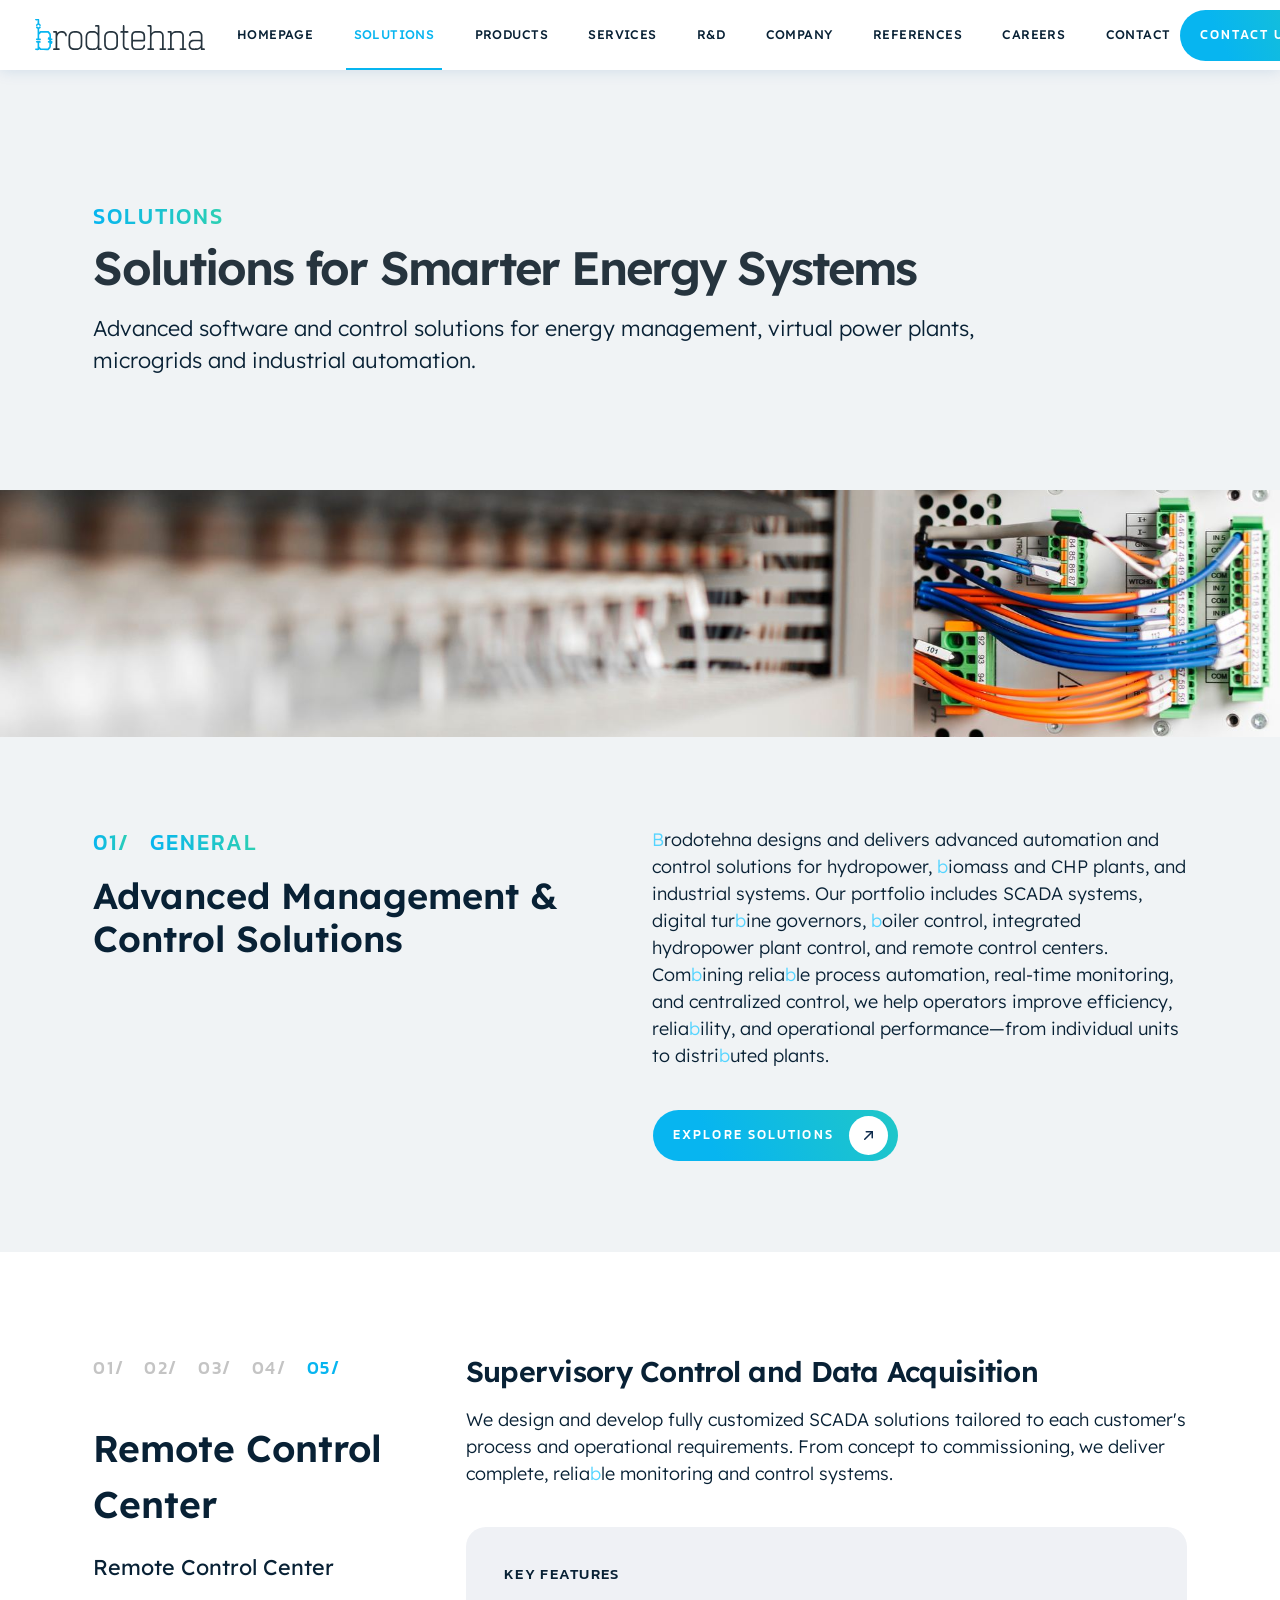
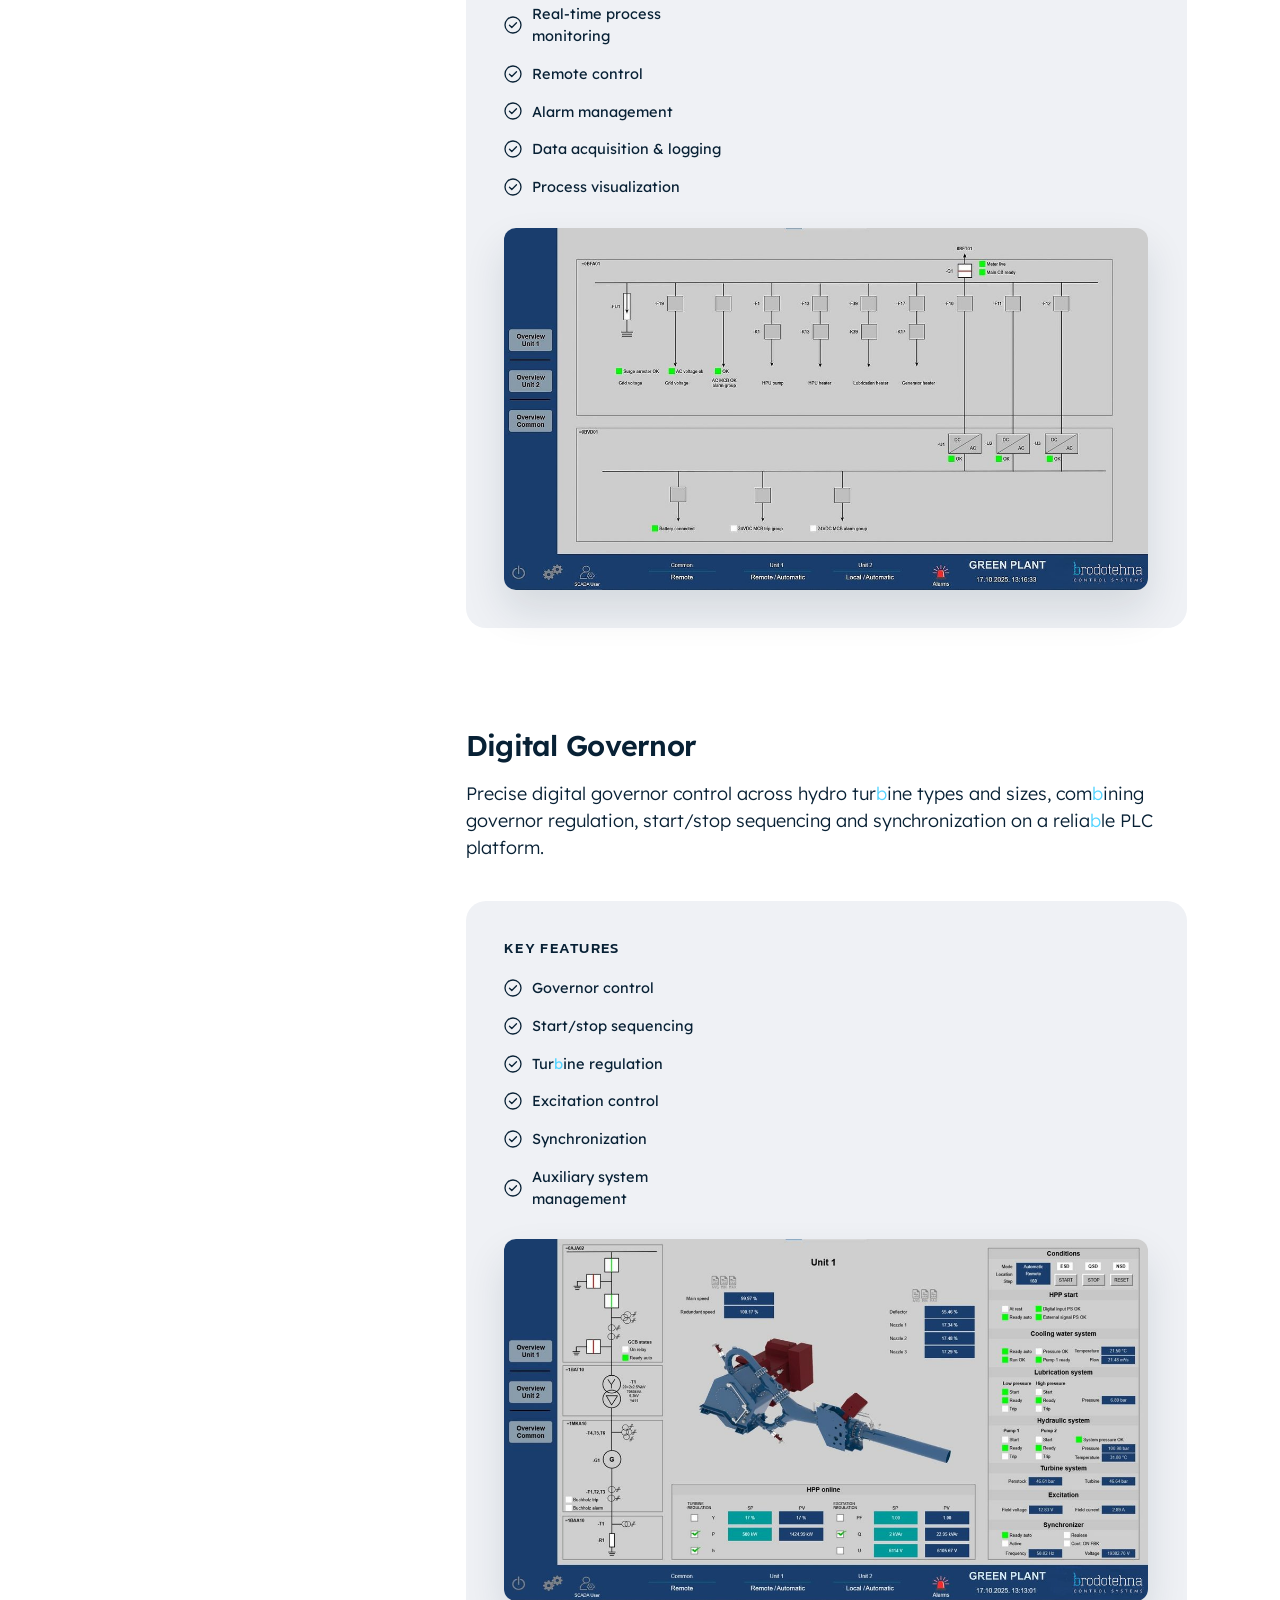
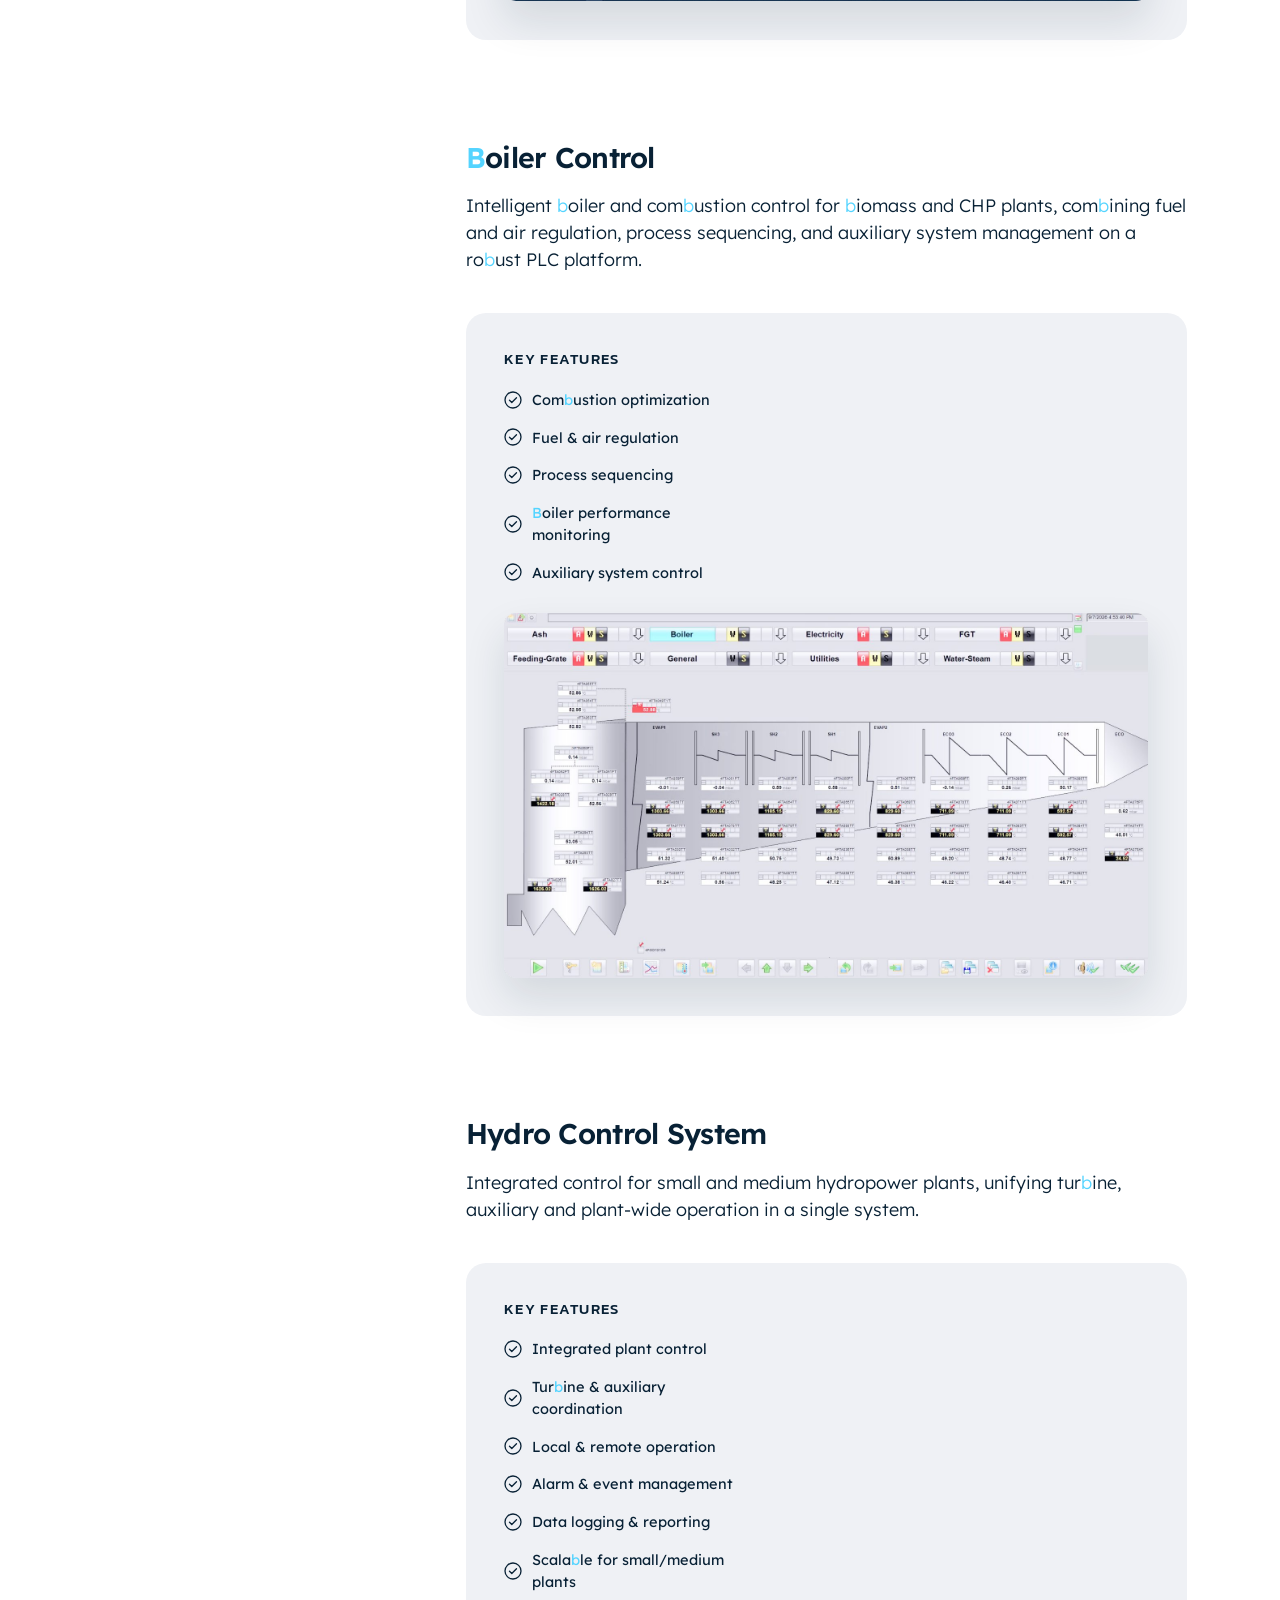
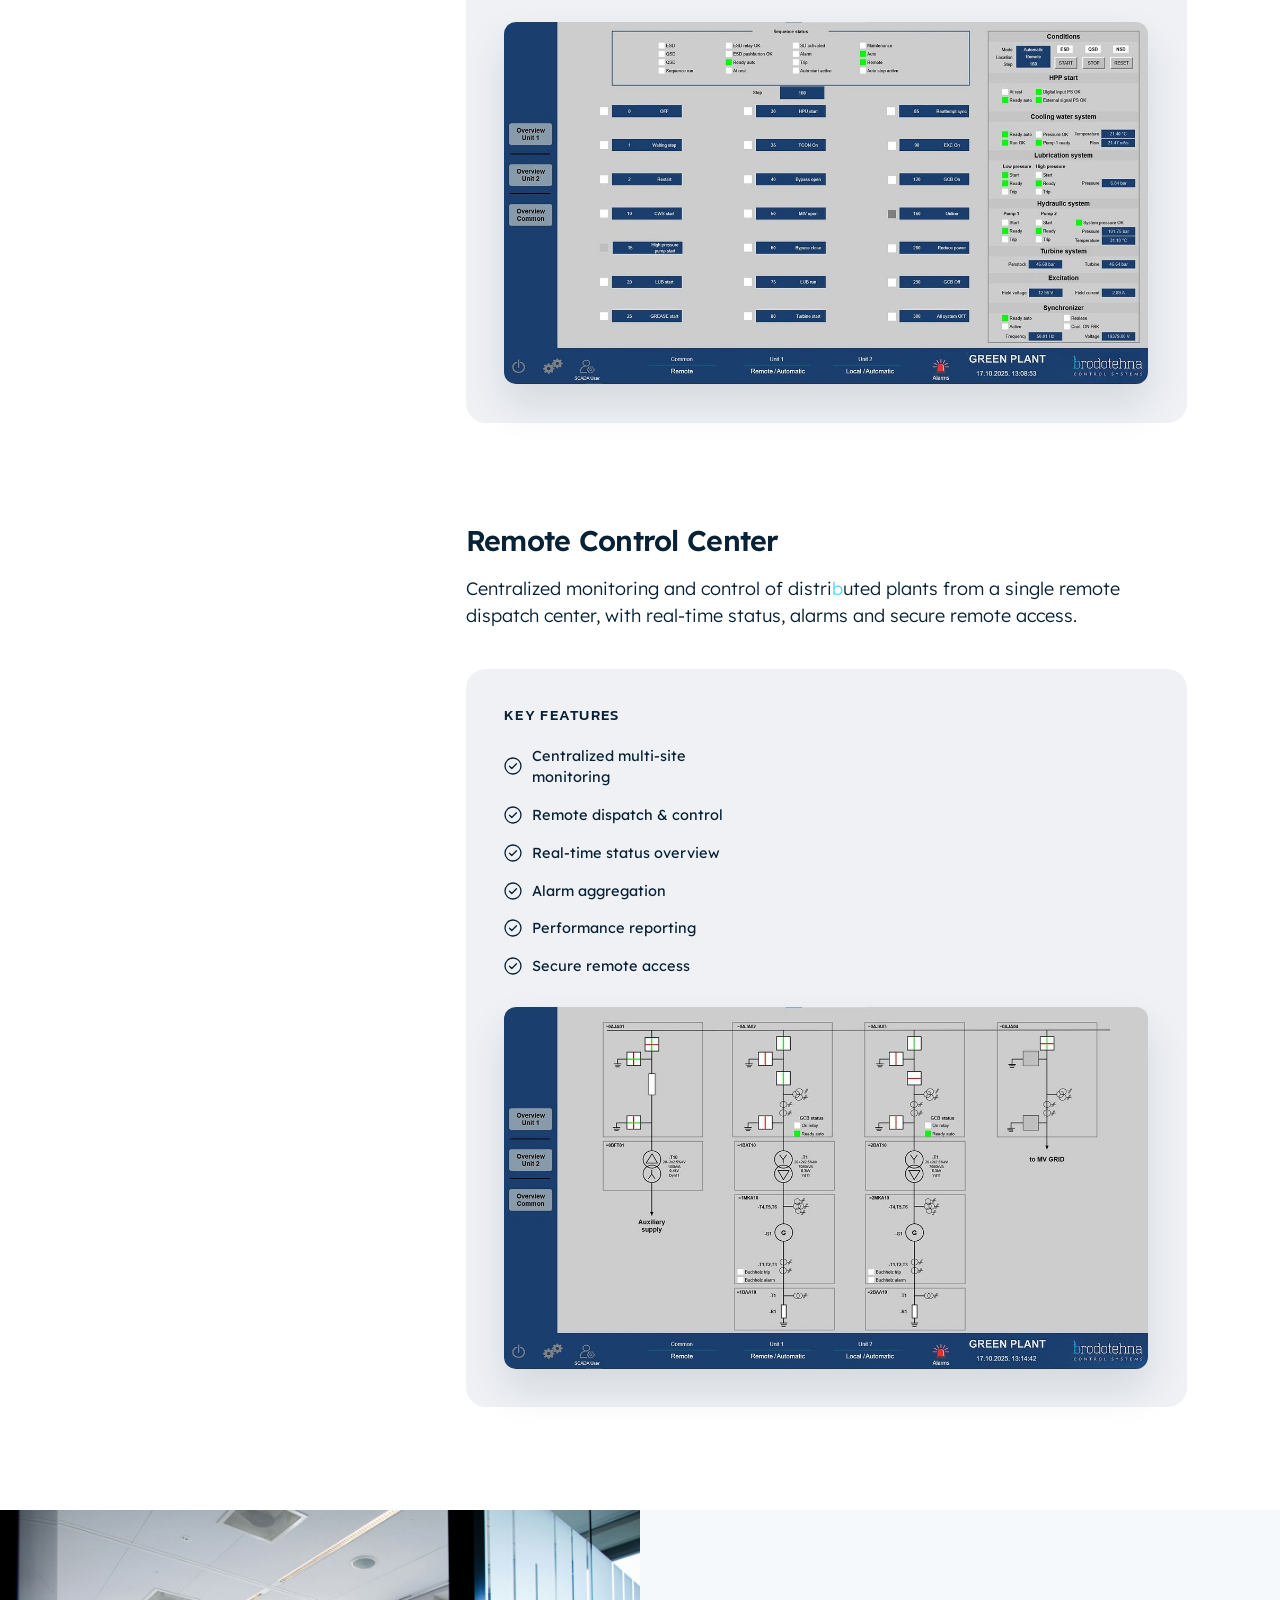
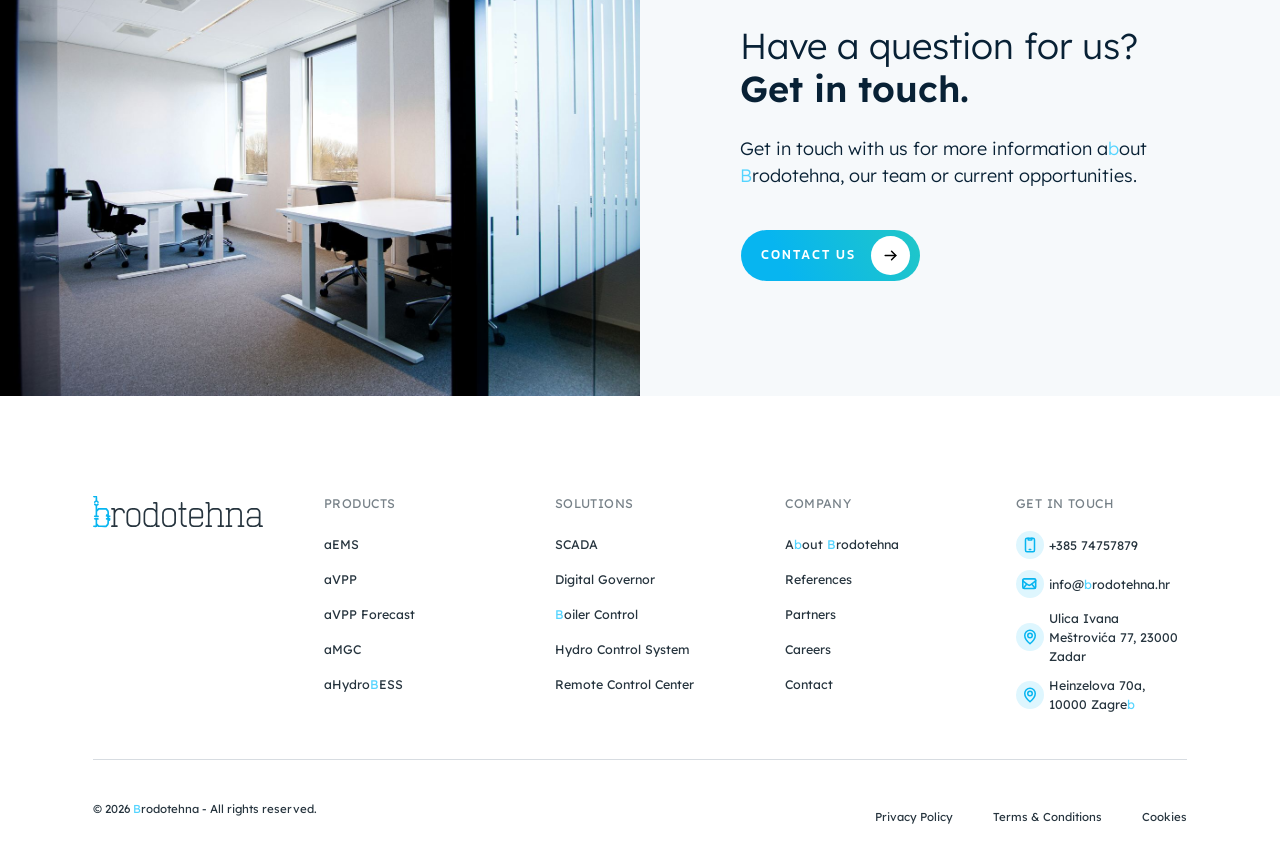
<file: solutions.html>
<!DOCTYPE html>
<html lang="en">

<head>
  <meta charset="utf-8">
  <meta content="width=device-width, initial-scale=1.0" name="viewport">

  <title>Brodotehna - Solutions</title>
  <meta content="Brodotehna's software and control solutions for hydropower, energy storage, virtual power plants, microgrids and industrial systems." name="description">

  <!-- Favicons -->
  <link href="assets/img/brodotehna/favicon.svg" rel="icon">
  <link href="assets/img/apple-touch-icon.png" rel="apple-touch-icon">

  <!-- Google Fonts -->
  <link rel="preconnect" href="https://fonts.googleapis.com">
  <link rel="preconnect" href="https://fonts.gstatic.com" crossorigin>
  <link href="https://fonts.googleapis.com/css2?family=Kanit:wght@400;500;600&family=Lexend:wght@300;400;500;600&display=swap" rel="stylesheet">

  <!-- Vendor CSS Files -->
  <link href="assets/vendor/bootstrap/css/bootstrap.min.css" rel="stylesheet">
  <link href="assets/vendor/aos/aos.css" rel="stylesheet">

  <!-- Brodotehna Site CSS (see references.html for why main.css and
       bootstrap-icons aren't loaded here either) -->
  <link href="assets/css/brodotehna.css" rel="stylesheet">


  <!-- Umami Analytics -->
  <script defer src="https://analytics.brodotehna.eu/script.js" data-website-id="29f206f9-b267-4615-98bd-b09cdf3c040b"></script>

</head>

<body class="bth-page">

  <!-- ======= Menu ======= -->
  <nav class="navbar navbar-expand-xl bth-navbar sticky-top">
    <div class="bth-navbar__inner">
      <a href="index.html" class="navbar-brand bth-navbar__brand">
        <img src="assets/img/brodotehna/logo-brodotehna.svg" alt="Brodotehna">
      </a>

      <button type="button" class="navbar-toggler bth-navbar__toggler" data-bs-toggle="collapse" data-bs-target="#bthNavMain" aria-controls="bthNavMain" aria-expanded="false" aria-label="Toggle navigation">
        <img class="bth-icon-menu" src="assets/img/brodotehna/icon-menu.svg" alt="">
        <img class="bth-icon-close" src="assets/img/brodotehna/icon-close.svg" alt="">
      </button>

      <div class="collapse navbar-collapse" id="bthNavMain">
        <ul class="navbar-nav bth-navbar__nav">
          <li class="nav-item"><a class="nav-link" href="index.html">Homepage</a></li>
          <li class="nav-item"><a class="nav-link active" href="solutions.html">Solutions</a></li>
          <li class="nav-item"><a class="nav-link" href="products.html">Products</a></li>
          <li class="nav-item"><a class="nav-link" href="services.html">Services</a></li>
          <li class="nav-item"><a class="nav-link" href="rd.html">R&amp;D</a></li>
          <li class="nav-item"><a class="nav-link" href="company.html">Company</a></li>
          <li class="nav-item"><a class="nav-link" href="references.html">References</a></li>
          <li class="nav-item"><a class="nav-link" href="careers.html">Careers</a></li>
          <li class="nav-item"><a class="nav-link" href="contact.html">Contact</a></li>
        </ul>
        <a href="contact.html" class="bth-btn">
          <span>Contact us</span>
          <span class="bth-btn__icon"><img src="assets/img/brodotehna/icon-arrow.svg" alt=""></span>
        </a>
      </div>
    </div>
  </nav><!-- End Menu -->

  <main id="main">

    <!-- ======= Page Header ======= -->
    <section class="bth-page-header bth-page-header--page-bg">
      <div class="bth-container" data-aos="fade-up">
        <p class="bth-eyebrow">Solutions</p>
        <h1>Solutions for Smarter Energy Systems</h1>
        <p>Advanced software and control solutions for energy management, virtual power plants, microgrids and industrial automation.</p>
      </div>
    </section><!-- End Page Header -->

    <!-- ======= Photo strip ======= -->
    <div class="bth-photo-strip" data-aos="fade-up">
      <img src="assets/img/brodotehna/sintaksa ormar10-optimized.jpg" alt="Solar PV installation">
    </div>

    <!-- ======= Section 1: intro ======= -->
    <section class="bth-solutions-intro">
      <div class="bth-container">
        <div class="row align-items-start" data-aos="fade-up">
          <div class="col-lg-6">
            <div class="bth-solutions-intro__eyebrow">
              <span>01/</span>
              <span>General</span>
            </div>
            <h2 class="bth-solutions-intro__heading">Advanced Management &amp; Control Solutions</h2>
          </div>
          <div class="col-lg-6">
            <p class="bth-solutions-intro__copy">
              Brodotehna designs and delivers advanced automation and control solutions for hydropower, biomass and CHP plants, and industrial systems. Our portfolio includes SCADA systems, digital turbine governors, boiler control, integrated hydropower plant control, and remote control centers. Combining reliable process automation, real-time monitoring, and centralized control, we help operators improve efficiency, reliability, and operational performance&mdash;from individual units to distributed plants.
            </p>
            <div class="bth-solutions-intro__buttons">
              <a href="#bthSolutionsList" class="bth-btn">
                <span>Explore solutions</span>
                <span class="bth-btn__icon"><img class="bth-icon-dark" src="assets/img/brodotehna/icon-arrow-diagonal-dark.svg" alt=""></span>
              </a>
            </div>
          </div>
        </div>
      </div>
    </section><!-- End Section 1 -->

    <!-- ======= Section 2: solutions list =======
         Left: sticky sidebar with 01-06 tabs + the current solution's
         name/title, updated by scroll position (see brodotehna.js).
         Right: the 6 solution cards, stacked. Below 992px the sidebar
         becomes a plain (non-sticky) tab row above the stacked cards -
         see the media query in brodotehna.css. aEMS, aVPP, aVPP
         Forecast and aMGC moved to products.html as the client's
         standalone named products; aHydroBESS later moved there too
         (as solution-5) since the client considers it a product, not a
         solution - its old id (solution-1) was simply dropped rather
         than renumbered, so the remaining cards kept their ids and
         every footer/homepage link to them unchanged; only the tab
         buttons' own display numbers shifted to match. Card ids
         solution-3/4 keep their original ids but were repurposed in
         place (aHydroControl -> Digital Governor, aBoiler -> Boiler
         Control) per the client's "Control Products" deck slide - same
         reasoning, link text changed but not the id. solution-5/6 (now
         Hydro Control System/Remote Control Center) were appended at
         the end. solution-7 (OT Cybersecurity) was removed later -
         it's covered under Services instead (see services.html panel-4),
         so its id was dropped the same way solution-1 was, rather than
         renumbering 2-6 down. -->
    <section class="bth-solutions-list" id="bthSolutionsList">
      <div class="bth-container">
        <div class="row">
          <div class="col-lg-4">
            <div class="bth-solutions-sidebar">
              <div class="bth-solutions-tabs">
                <button type="button" data-target="solution-2" class="active">01/</button>
                <button type="button" data-target="solution-3">02/</button>
                <button type="button" data-target="solution-4">03/</button>
                <button type="button" data-target="solution-5">04/</button>
                <button type="button" data-target="solution-6">05/</button>
              </div>
              <p class="bth-solutions-sidebar__name">SCADA</p>
              <p class="bth-solutions-sidebar__title">Supervisory Control and Data Acquisition</p>
            </div>
          </div>

          <div class="col-lg-8">
            <div class="bth-solutions-cards">
              <article class="bth-solutions-card" id="solution-2" data-short="SCADA" data-title="Supervisory Control and Data Acquisition" data-aos="fade-up">
                <h3>Supervisory Control and Data Acquisition</h3>
                <p>We design and develop fully customized SCADA solutions tailored to each customer's process and operational requirements. From concept to commissioning, we deliver complete, reliable monitoring and control systems.</p>
                <div class="bth-solutions-card__showcase">
                  <div class="bth-solutions-card__features">
                    <h4>Key features</h4>
                    <ul>
                      <li><svg width="18" height="18" viewBox="0 0 18 18" fill="none" xmlns="http://www.w3.org/2000/svg" aria-hidden="true"><circle cx="9" cy="9" r="8" stroke="currentColor" stroke-width="1.3"/><path d="M5.5 9.3L7.8 11.5L12.5 6.8" stroke="currentColor" stroke-width="1.3" stroke-linecap="round" stroke-linejoin="round"/></svg>Real-time process monitoring</li>
                      <li><svg width="18" height="18" viewBox="0 0 18 18" fill="none" xmlns="http://www.w3.org/2000/svg" aria-hidden="true"><circle cx="9" cy="9" r="8" stroke="currentColor" stroke-width="1.3"/><path d="M5.5 9.3L7.8 11.5L12.5 6.8" stroke="currentColor" stroke-width="1.3" stroke-linecap="round" stroke-linejoin="round"/></svg>Remote control</li>
                      <li><svg width="18" height="18" viewBox="0 0 18 18" fill="none" xmlns="http://www.w3.org/2000/svg" aria-hidden="true"><circle cx="9" cy="9" r="8" stroke="currentColor" stroke-width="1.3"/><path d="M5.5 9.3L7.8 11.5L12.5 6.8" stroke="currentColor" stroke-width="1.3" stroke-linecap="round" stroke-linejoin="round"/></svg>Alarm management</li>
                      <li><svg width="18" height="18" viewBox="0 0 18 18" fill="none" xmlns="http://www.w3.org/2000/svg" aria-hidden="true"><circle cx="9" cy="9" r="8" stroke="currentColor" stroke-width="1.3"/><path d="M5.5 9.3L7.8 11.5L12.5 6.8" stroke="currentColor" stroke-width="1.3" stroke-linecap="round" stroke-linejoin="round"/></svg>Data acquisition &amp; logging</li>
                      <li><svg width="18" height="18" viewBox="0 0 18 18" fill="none" xmlns="http://www.w3.org/2000/svg" aria-hidden="true"><circle cx="9" cy="9" r="8" stroke="currentColor" stroke-width="1.3"/><path d="M5.5 9.3L7.8 11.5L12.5 6.8" stroke="currentColor" stroke-width="1.3" stroke-linecap="round" stroke-linejoin="round"/></svg>Process visualization</li>
                    </ul>
                  </div>
                  <div class="bth-solutions-card__showcase-media">
                    <img src="assets/img/brodotehna/solution-scada-acdc-optimized.jpg" alt="SCADA HMI screen showing a power plant single-line diagram and unit status">
                  </div>
                </div>
              </article>

              <article class="bth-solutions-card" id="solution-3" data-short="Digital Governor" data-title="Digital Governor" data-aos="fade-up">
                <h3>Digital Governor</h3>
                <p>Precise digital governor control across hydro turbine types and sizes, combining governor regulation, start/stop sequencing and synchronization on a reliable PLC platform.</p>
                <div class="bth-solutions-card__showcase">
                  <div class="bth-solutions-card__features">
                    <h4>Key features</h4>
                    <ul>
                      <li><svg width="18" height="18" viewBox="0 0 18 18" fill="none" xmlns="http://www.w3.org/2000/svg" aria-hidden="true"><circle cx="9" cy="9" r="8" stroke="currentColor" stroke-width="1.3"/><path d="M5.5 9.3L7.8 11.5L12.5 6.8" stroke="currentColor" stroke-width="1.3" stroke-linecap="round" stroke-linejoin="round"/></svg>Governor control</li>
                      <li><svg width="18" height="18" viewBox="0 0 18 18" fill="none" xmlns="http://www.w3.org/2000/svg" aria-hidden="true"><circle cx="9" cy="9" r="8" stroke="currentColor" stroke-width="1.3"/><path d="M5.5 9.3L7.8 11.5L12.5 6.8" stroke="currentColor" stroke-width="1.3" stroke-linecap="round" stroke-linejoin="round"/></svg>Start/stop sequencing</li>
                      <li><svg width="18" height="18" viewBox="0 0 18 18" fill="none" xmlns="http://www.w3.org/2000/svg" aria-hidden="true"><circle cx="9" cy="9" r="8" stroke="currentColor" stroke-width="1.3"/><path d="M5.5 9.3L7.8 11.5L12.5 6.8" stroke="currentColor" stroke-width="1.3" stroke-linecap="round" stroke-linejoin="round"/></svg>Turbine regulation</li>
                      <li><svg width="18" height="18" viewBox="0 0 18 18" fill="none" xmlns="http://www.w3.org/2000/svg" aria-hidden="true"><circle cx="9" cy="9" r="8" stroke="currentColor" stroke-width="1.3"/><path d="M5.5 9.3L7.8 11.5L12.5 6.8" stroke="currentColor" stroke-width="1.3" stroke-linecap="round" stroke-linejoin="round"/></svg>Excitation control</li>
                      <li><svg width="18" height="18" viewBox="0 0 18 18" fill="none" xmlns="http://www.w3.org/2000/svg" aria-hidden="true"><circle cx="9" cy="9" r="8" stroke="currentColor" stroke-width="1.3"/><path d="M5.5 9.3L7.8 11.5L12.5 6.8" stroke="currentColor" stroke-width="1.3" stroke-linecap="round" stroke-linejoin="round"/></svg>Synchronization</li>
                      <li><svg width="18" height="18" viewBox="0 0 18 18" fill="none" xmlns="http://www.w3.org/2000/svg" aria-hidden="true"><circle cx="9" cy="9" r="8" stroke="currentColor" stroke-width="1.3"/><path d="M5.5 9.3L7.8 11.5L12.5 6.8" stroke="currentColor" stroke-width="1.3" stroke-linecap="round" stroke-linejoin="round"/></svg>Auxiliary system management</li>
                    </ul>
                  </div>
                  <div class="bth-solutions-card__showcase-media">
                    <img src="assets/img/brodotehna/solution-digitalgovernor-overview-optimized.jpg" alt="Digital Governor HMI screen showing unit 1 turbine 3D overview and conditions">
                  </div>
                </div>
              </article>

              <article class="bth-solutions-card" id="solution-4" data-short="Boiler Control" data-title="Boiler Control" data-aos="fade-up">
                <h3>Boiler Control</h3>
                <p>Intelligent boiler and combustion control for biomass and CHP plants, combining fuel and air regulation, process sequencing, and auxiliary system management on a robust PLC platform.</p>
                <div class="bth-solutions-card__showcase">
                  <div class="bth-solutions-card__features">
                    <h4>Key features</h4>
                    <ul>
                      <li><svg width="18" height="18" viewBox="0 0 18 18" fill="none" xmlns="http://www.w3.org/2000/svg" aria-hidden="true"><circle cx="9" cy="9" r="8" stroke="currentColor" stroke-width="1.3"/><path d="M5.5 9.3L7.8 11.5L12.5 6.8" stroke="currentColor" stroke-width="1.3" stroke-linecap="round" stroke-linejoin="round"/></svg>Combustion optimization</li>
                      <li><svg width="18" height="18" viewBox="0 0 18 18" fill="none" xmlns="http://www.w3.org/2000/svg" aria-hidden="true"><circle cx="9" cy="9" r="8" stroke="currentColor" stroke-width="1.3"/><path d="M5.5 9.3L7.8 11.5L12.5 6.8" stroke="currentColor" stroke-width="1.3" stroke-linecap="round" stroke-linejoin="round"/></svg>Fuel &amp; air regulation</li>
                      <li><svg width="18" height="18" viewBox="0 0 18 18" fill="none" xmlns="http://www.w3.org/2000/svg" aria-hidden="true"><circle cx="9" cy="9" r="8" stroke="currentColor" stroke-width="1.3"/><path d="M5.5 9.3L7.8 11.5L12.5 6.8" stroke="currentColor" stroke-width="1.3" stroke-linecap="round" stroke-linejoin="round"/></svg>Process sequencing</li>
                      <li><svg width="18" height="18" viewBox="0 0 18 18" fill="none" xmlns="http://www.w3.org/2000/svg" aria-hidden="true"><circle cx="9" cy="9" r="8" stroke="currentColor" stroke-width="1.3"/><path d="M5.5 9.3L7.8 11.5L12.5 6.8" stroke="currentColor" stroke-width="1.3" stroke-linecap="round" stroke-linejoin="round"/></svg>Boiler performance monitoring</li>
                      <li><svg width="18" height="18" viewBox="0 0 18 18" fill="none" xmlns="http://www.w3.org/2000/svg" aria-hidden="true"><circle cx="9" cy="9" r="8" stroke="currentColor" stroke-width="1.3"/><path d="M5.5 9.3L7.8 11.5L12.5 6.8" stroke="currentColor" stroke-width="1.3" stroke-linecap="round" stroke-linejoin="round"/></svg>Auxiliary system control</li>
                    </ul>
                  </div>
                  <div class="bth-solutions-card__showcase-media">
                    <img src="assets/img/brodotehna/solution-aboiler-dashboard-mockup-optimized.jpg" alt="Boiler Control process control screen showing combustion, feeding grate and utility sections">
                  </div>
                </div>
              </article>

              <article class="bth-solutions-card" id="solution-5" data-short="Hydro Control System" data-title="Hydro Control System" data-aos="fade-up">
                <h3>Hydro Control System</h3>
                <p>Integrated control for small and medium hydropower plants, unifying turbine, auxiliary and plant-wide operation in a single system.</p>
                <div class="bth-solutions-card__showcase">
                  <div class="bth-solutions-card__features">
                    <h4>Key features</h4>
                    <ul>
                      <li><svg width="18" height="18" viewBox="0 0 18 18" fill="none" xmlns="http://www.w3.org/2000/svg" aria-hidden="true"><circle cx="9" cy="9" r="8" stroke="currentColor" stroke-width="1.3"/><path d="M5.5 9.3L7.8 11.5L12.5 6.8" stroke="currentColor" stroke-width="1.3" stroke-linecap="round" stroke-linejoin="round"/></svg>Integrated plant control</li>
                      <li><svg width="18" height="18" viewBox="0 0 18 18" fill="none" xmlns="http://www.w3.org/2000/svg" aria-hidden="true"><circle cx="9" cy="9" r="8" stroke="currentColor" stroke-width="1.3"/><path d="M5.5 9.3L7.8 11.5L12.5 6.8" stroke="currentColor" stroke-width="1.3" stroke-linecap="round" stroke-linejoin="round"/></svg>Turbine &amp; auxiliary coordination</li>
                      <li><svg width="18" height="18" viewBox="0 0 18 18" fill="none" xmlns="http://www.w3.org/2000/svg" aria-hidden="true"><circle cx="9" cy="9" r="8" stroke="currentColor" stroke-width="1.3"/><path d="M5.5 9.3L7.8 11.5L12.5 6.8" stroke="currentColor" stroke-width="1.3" stroke-linecap="round" stroke-linejoin="round"/></svg>Local &amp; remote operation</li>
                      <li><svg width="18" height="18" viewBox="0 0 18 18" fill="none" xmlns="http://www.w3.org/2000/svg" aria-hidden="true"><circle cx="9" cy="9" r="8" stroke="currentColor" stroke-width="1.3"/><path d="M5.5 9.3L7.8 11.5L12.5 6.8" stroke="currentColor" stroke-width="1.3" stroke-linecap="round" stroke-linejoin="round"/></svg>Alarm &amp; event management</li>
                      <li><svg width="18" height="18" viewBox="0 0 18 18" fill="none" xmlns="http://www.w3.org/2000/svg" aria-hidden="true"><circle cx="9" cy="9" r="8" stroke="currentColor" stroke-width="1.3"/><path d="M5.5 9.3L7.8 11.5L12.5 6.8" stroke="currentColor" stroke-width="1.3" stroke-linecap="round" stroke-linejoin="round"/></svg>Data logging &amp; reporting</li>
                      <li><svg width="18" height="18" viewBox="0 0 18 18" fill="none" xmlns="http://www.w3.org/2000/svg" aria-hidden="true"><circle cx="9" cy="9" r="8" stroke="currentColor" stroke-width="1.3"/><path d="M5.5 9.3L7.8 11.5L12.5 6.8" stroke="currentColor" stroke-width="1.3" stroke-linecap="round" stroke-linejoin="round"/></svg>Scalable for small/medium plants</li>
                    </ul>
                  </div>
                  <div class="bth-solutions-card__showcase-media">
                    <img src="assets/img/brodotehna/solution-hydrocontrolsystem-seq-optimized.jpg" alt="Hydro Control System HMI screen showing the startup sequence status">
                  </div>
                </div>
              </article>

              <article class="bth-solutions-card" id="solution-6" data-short="Remote Control Center" data-title="Remote Control Center" data-aos="fade-up">
                <h3>Remote Control Center</h3>
                <p>Centralized monitoring and control of distributed plants from a single remote dispatch center, with real-time status, alarms and secure remote access.</p>
                <div class="bth-solutions-card__showcase">
                  <div class="bth-solutions-card__features">
                    <h4>Key features</h4>
                    <ul>
                      <li><svg width="18" height="18" viewBox="0 0 18 18" fill="none" xmlns="http://www.w3.org/2000/svg" aria-hidden="true"><circle cx="9" cy="9" r="8" stroke="currentColor" stroke-width="1.3"/><path d="M5.5 9.3L7.8 11.5L12.5 6.8" stroke="currentColor" stroke-width="1.3" stroke-linecap="round" stroke-linejoin="round"/></svg>Centralized multi-site monitoring</li>
                      <li><svg width="18" height="18" viewBox="0 0 18 18" fill="none" xmlns="http://www.w3.org/2000/svg" aria-hidden="true"><circle cx="9" cy="9" r="8" stroke="currentColor" stroke-width="1.3"/><path d="M5.5 9.3L7.8 11.5L12.5 6.8" stroke="currentColor" stroke-width="1.3" stroke-linecap="round" stroke-linejoin="round"/></svg>Remote dispatch &amp; control</li>
                      <li><svg width="18" height="18" viewBox="0 0 18 18" fill="none" xmlns="http://www.w3.org/2000/svg" aria-hidden="true"><circle cx="9" cy="9" r="8" stroke="currentColor" stroke-width="1.3"/><path d="M5.5 9.3L7.8 11.5L12.5 6.8" stroke="currentColor" stroke-width="1.3" stroke-linecap="round" stroke-linejoin="round"/></svg>Real-time status overview</li>
                      <li><svg width="18" height="18" viewBox="0 0 18 18" fill="none" xmlns="http://www.w3.org/2000/svg" aria-hidden="true"><circle cx="9" cy="9" r="8" stroke="currentColor" stroke-width="1.3"/><path d="M5.5 9.3L7.8 11.5L12.5 6.8" stroke="currentColor" stroke-width="1.3" stroke-linecap="round" stroke-linejoin="round"/></svg>Alarm aggregation</li>
                      <li><svg width="18" height="18" viewBox="0 0 18 18" fill="none" xmlns="http://www.w3.org/2000/svg" aria-hidden="true"><circle cx="9" cy="9" r="8" stroke="currentColor" stroke-width="1.3"/><path d="M5.5 9.3L7.8 11.5L12.5 6.8" stroke="currentColor" stroke-width="1.3" stroke-linecap="round" stroke-linejoin="round"/></svg>Performance reporting</li>
                      <li><svg width="18" height="18" viewBox="0 0 18 18" fill="none" xmlns="http://www.w3.org/2000/svg" aria-hidden="true"><circle cx="9" cy="9" r="8" stroke="currentColor" stroke-width="1.3"/><path d="M5.5 9.3L7.8 11.5L12.5 6.8" stroke="currentColor" stroke-width="1.3" stroke-linecap="round" stroke-linejoin="round"/></svg>Secure remote access</li>
                    </ul>
                  </div>
                  <div class="bth-solutions-card__showcase-media">
                    <img src="assets/img/brodotehna/solution-remotecontrolcenter-sld-optimized.jpg" alt="Remote Control Center screen showing a single-line diagram with multiple units and status overview">
                  </div>
                </div>
              </article>
            </div>
          </div>
        </div>
      </div>
    </section><!-- End Section 2 -->

    <!-- ======= CTA ======= -->
    <section class="bth-solutions-cta">
      <div class="row g-0 align-items-center">
        <div class="col-lg-6">
          <div class="bth-solutions-cta__media" data-aos="fade-up">
            <img src="assets/img/brodotehna/photo-cta-card-optimized.jpg" alt="Brodotehna engineering team">
          </div>
        </div>
        <div class="col-lg-6">
          <div class="bth-solutions-cta__content" data-aos="fade-up">
            <h2><span class="bth-fw-light">Have a question for us?</span><span class="bth-fw-semibold">Get in touch.</span></h2>
            <p>Get in touch with us for more information about Brodotehna, our team or current opportunities.</p>
            <a href="contact.html" class="bth-btn">
              <span>Contact us</span>
              <span class="bth-btn__icon"><img src="assets/img/brodotehna/icon-arrow.svg" alt=""></span>
            </a>
          </div>
        </div>
      </div>
    </section><!-- End CTA -->

  </main><!-- End #main -->

  <!-- ======= Footer ======= -->
  <footer class="bth-footer">
    <div class="bth-container">
      <div class="bth-footer__top row row-cols-2 row-cols-md-3 row-cols-xl-5 gy-5" data-aos="fade-up">
        <div class="col bth-footer__col">
          <div class="bth-footer__brand">
            <img src="assets/img/brodotehna/logo-brodotehna.svg" alt="Brodotehna">
            <div class="bth-footer__social">
<!--
              <a href="#" aria-label="Instagram"><img src="assets/img/brodotehna/icon-instagram.svg" alt=""></a>
              <a href="#" aria-label="Facebook"><img src="assets/img/brodotehna/icon-facebook.svg" alt=""></a>
              <a href="#" aria-label="LinkedIn"><img src="assets/img/brodotehna/icon-linkedin.svg" alt=""></a>
-->
            </div>
          </div>
        </div>

        <div class="col bth-footer__col">
          <h4>Products</h4>
          <ul>
            <li><a href="products.html#solution-1">aEMS</a></li>
            <li><a href="products.html#solution-2">aVPP</a></li>
            <li><a href="products.html#solution-3">aVPP Forecast</a></li>
            <li><a href="products.html#solution-4">aMGC</a></li>
            <li><a href="products.html#solution-5">aHydroBESS</a></li>
          </ul>
        </div>

        <div class="col bth-footer__col">
          <h4>Solutions</h4>
          <ul>
            <li><a href="solutions.html#solution-2">SCADA</a></li>
            <li><a href="solutions.html#solution-3">Digital Governor</a></li>
            <li><a href="solutions.html#solution-4">Boiler Control</a></li>
            <li><a href="solutions.html#solution-5">Hydro Control System</a></li>
            <li><a href="solutions.html#solution-6">Remote Control Center</a></li>
          </ul>
        </div>

        <div class="col bth-footer__col">
          <h4>Company</h4>
          <ul>
            <li><a href="company.html">About Brodotehna</a></li>
            <li><a href="references.html">References</a></li>
            <li><a href="#">Partners</a></li>
            <li><a href="careers.html">Careers</a></li>
            <li><a href="contact.html">Contact</a></li>
          </ul>
        </div>

        <div class="col bth-footer__col">
          <h4>Get in touch</h4>
          <ul>
            <li class="bth-footer__contact-row">
              <span class="bth-footer__contact-icon"><img src="assets/img/brodotehna/icon-phone.svg" alt=""></span>
              <a href="tel:+38574757879">+385 74757879</a>
            </li>
            <li class="bth-footer__contact-row">
              <span class="bth-footer__contact-icon"><img src="assets/img/brodotehna/email-icon2.svg" alt=""></span>
              <a href="mailto:info@brodotehna.hr">info@brodotehna.hr</a>
            </li>
            <li class="bth-footer__contact-row">
              <span class="bth-footer__contact-icon"><img src="assets/img/brodotehna/icon-pin.svg" alt=""></span>
              <a href="#">Ulica Ivana Meštrovića 77, 23000 Zadar</a>
            </li>
            <li class="bth-footer__contact-row">
              <span class="bth-footer__contact-icon"><img src="assets/img/brodotehna/icon-pin.svg" alt=""></span>
              <a href="#">Heinzelova 70a, 10000 Zagreb</a>
            </li>
          </ul>
        </div>
      </div>

      <div class="bth-footer__bottom">
        <p>© 2026 Brodotehna - All rights reserved.</p>
        <div class="bth-footer__legal">
          <a href="privacy-policy.html">Privacy Policy</a>
          <a href="terms-conditions.html">Terms &amp; Conditions</a>
          <a href="cookies.html">Cookies</a>
        </div>
      </div>
    </div>
  </footer>
  <!-- End Footer -->

  <a href="#" class="scroll-top d-flex align-items-center justify-content-center">
    <img src="assets/img/brodotehna/icon-scroll-top.svg" alt="" width="17" height="17">
  </a>

  <div id="preloader">
    <div class="loader-wrap">
      <svg class="loader-logo" viewBox="0 0 18 32" xmlns="http://www.w3.org/2000/svg" aria-label="Loading">
        <defs>
          <clipPath id="bthPreloaderShape">
            <path d="M0.376221 0H3.99174C4.35253 0.495564 4.21668 3.66813 4.21173 4.47315C5.01069 4.87615 6.09484 5.65272 5.70634 6.68852C4.94451 7.41941 4.03047 6.37052 3.44972 5.86592C3.02343 6.07668 2.09348 7.08803 1.71223 6.9265C-0.0867535 6.16432 1.71155 4.99147 2.56827 4.46494L2.57404 1.35053C1.79078 1.36548 0.363747 1.57692 0.0703125 0.717025C0.0915492 0.370192 0.169207 0.283844 0.376221 0Z"/>
            <path d="M1.68732 7.30066C2.20569 7.28947 2.98511 8.09586 3.43503 8.46717C3.91678 8.03898 4.40789 7.62143 4.908 7.21484C6.80193 8.24058 5.26954 9.16404 4.19641 9.99481C4.18508 11.0788 4.1951 12.163 4.22651 13.2466C4.55204 12.836 4.84022 12.4422 5.25326 12.1154C7.71557 12.0804 11.041 11.9584 13.4315 12.0865C14.1252 12.5825 15.6711 14.3429 15.8494 15.2166C16.1009 16.4478 15.9838 18.1718 15.9689 19.4615C16.7004 19.4432 17.218 19.3596 17.6324 20.1631C17.729 20.3505 17.6666 20.4379 17.5947 20.6149C17.1691 21.0267 16.5284 21.0734 15.9455 21.1754C15.7355 22.4429 17.5984 21.7867 17.4887 22.8557C17.4378 23.3514 17.2634 24.55 16.9853 24.8444C16.6482 24.9973 16.3269 24.9603 15.9592 24.9497C15.9873 26.0966 16.1637 27.6703 15.5435 28.6743C15.0775 29.4282 14.0938 30.6582 13.3189 31.1268C10.7886 31.1802 7.84124 31.0865 5.25009 31.0934C4.97247 30.8889 4.44917 30.2464 4.24706 30.215C4.20674 30.4121 4.17975 30.4939 4.11088 30.6795C3.51797 31.3322 0.896527 31.2709 0.238474 30.8025C-0.797511 29.2687 1.83259 29.4592 2.57479 29.4732L2.56075 23.7376C2.02674 23.7467 1.46059 23.7952 1.11256 23.3521C-0.0811466 21.8323 3.56557 22.0907 4.02514 22.0908C4.13643 22.0871 4.24777 22.0844 4.35912 22.0828C5.10032 22.0739 6.32416 22.4345 5.59576 23.4581C5.34624 23.8087 4.63351 23.7601 4.21582 23.7547C4.1616 24.8998 4.21583 26.3185 4.23081 27.4831C4.86386 28.1542 5.35389 28.85 6.05661 29.5444C7.46785 29.4155 11.2007 29.4571 12.6727 29.5142C13.2165 28.9645 13.8943 28.2315 14.3043 27.5801C14.3523 26.3269 14.3351 24.995 14.3389 23.7355C13.3309 23.7515 12.2402 23.5883 13.0137 22.3085C13.2477 21.9215 14.0864 22.3019 14.3909 21.9819C14.3863 20.7741 13.0675 21.4179 12.8307 20.6101C12.7174 20.2237 12.8652 19.1346 13.0296 18.7287C13.3195 18.0129 14.039 18.3907 14.299 18.2984C14.4157 17.8361 14.3464 16.3242 14.3397 15.7576C13.8327 14.9575 13.3582 14.3648 12.7149 13.6833C10.5169 13.708 8.25402 13.6747 6.04155 13.687C5.49926 14.1725 4.60495 15.2193 4.18668 15.8025L4.20308 19.4763C4.67986 19.4533 5.31422 19.3882 5.65117 19.8099C7.11565 21.643 1.87784 21.2345 1.27295 20.9123C0.254955 19.7595 1.56844 19.4558 2.54429 19.5206C2.63406 16.431 2.54601 12.9602 2.55404 9.82941C1.47647 9.26013 0.18175 8.28091 1.68732 7.30066Z"/>
          </clipPath>
          <filter id="bthPreloaderGlow" x="-100%" y="-100%" width="300%" height="300%">
            <feGaussianBlur stdDeviation="0.55" result="blur"/>
            <feMerge>
              <feMergeNode in="blur"/>
              <feMergeNode in="SourceGraphic"/>
            </feMerge>
          </filter>
          <linearGradient id="bthPreloaderShine" x1="0" y1="0" x2="0" y2="1">
            <stop offset="0%" stop-color="white" stop-opacity="0"/>
            <stop offset="50%" stop-color="white" stop-opacity=".75"/>
            <stop offset="100%" stop-color="white" stop-opacity="0"/>
          </linearGradient>
        </defs>
        <g class="loader-logo-base">
          <path d="M0.376221 0H3.99174C4.35253 0.495564 4.21668 3.66813 4.21173 4.47315C5.01069 4.87615 6.09484 5.65272 5.70634 6.68852C4.94451 7.41941 4.03047 6.37052 3.44972 5.86592C3.02343 6.07668 2.09348 7.08803 1.71223 6.9265C-0.0867535 6.16432 1.71155 4.99147 2.56827 4.46494L2.57404 1.35053C1.79078 1.36548 0.363747 1.57692 0.0703125 0.717025C0.0915492 0.370192 0.169207 0.283844 0.376221 0Z"/>
          <path d="M1.68732 7.30066C2.20569 7.28947 2.98511 8.09586 3.43503 8.46717C3.91678 8.03898 4.40789 7.62143 4.908 7.21484C6.80193 8.24058 5.26954 9.16404 4.19641 9.99481C4.18508 11.0788 4.1951 12.163 4.22651 13.2466C4.55204 12.836 4.84022 12.4422 5.25326 12.1154C7.71557 12.0804 11.041 11.9584 13.4315 12.0865C14.1252 12.5825 15.6711 14.3429 15.8494 15.2166C16.1009 16.4478 15.9838 18.1718 15.9689 19.4615C16.7004 19.4432 17.218 19.3596 17.6324 20.1631C17.729 20.3505 17.6666 20.4379 17.5947 20.6149C17.1691 21.0267 16.5284 21.0734 15.9455 21.1754C15.7355 22.4429 17.5984 21.7867 17.4887 22.8557C17.4378 23.3514 17.2634 24.55 16.9853 24.8444C16.6482 24.9973 16.3269 24.9603 15.9592 24.9497C15.9873 26.0966 16.1637 27.6703 15.5435 28.6743C15.0775 29.4282 14.0938 30.6582 13.3189 31.1268C10.7886 31.1802 7.84124 31.0865 5.25009 31.0934C4.97247 30.8889 4.44917 30.2464 4.24706 30.215C4.20674 30.4121 4.17975 30.4939 4.11088 30.6795C3.51797 31.3322 0.896527 31.2709 0.238474 30.8025C-0.797511 29.2687 1.83259 29.4592 2.57479 29.4732L2.56075 23.7376C2.02674 23.7467 1.46059 23.7952 1.11256 23.3521C-0.0811466 21.8323 3.56557 22.0907 4.02514 22.0908C4.13643 22.0871 4.24777 22.0844 4.35912 22.0828C5.10032 22.0739 6.32416 22.4345 5.59576 23.4581C5.34624 23.8087 4.63351 23.7601 4.21582 23.7547C4.1616 24.8998 4.21583 26.3185 4.23081 27.4831C4.86386 28.1542 5.35389 28.85 6.05661 29.5444C7.46785 29.4155 11.2007 29.4571 12.6727 29.5142C13.2165 28.9645 13.8943 28.2315 14.3043 27.5801C14.3523 26.3269 14.3351 24.995 14.3389 23.7355C13.3309 23.7515 12.2402 23.5883 13.0137 22.3085C13.2477 21.9215 14.0864 22.3019 14.3909 21.9819C14.3863 20.7741 13.0675 21.4179 12.8307 20.6101C12.7174 20.2237 12.8652 19.1346 13.0296 18.7287C13.3195 18.0129 14.039 18.3907 14.299 18.2984C14.4157 17.8361 14.3464 16.3242 14.3397 15.7576C13.8327 14.9575 13.3582 14.3648 12.7149 13.6833C10.5169 13.708 8.25402 13.6747 6.04155 13.687C5.49926 14.1725 4.60495 15.2193 4.18668 15.8025L4.20308 19.4763C4.67986 19.4533 5.31422 19.3882 5.65117 19.8099C7.11565 21.643 1.87784 21.2345 1.27295 20.9123C0.254955 19.7595 1.56844 19.4558 2.54429 19.5206C2.63406 16.431 2.54601 12.9602 2.55404 9.82941C1.47647 9.26013 0.18175 8.28091 1.68732 7.30066Z"/>
        </g>
        <g clip-path="url(#bthPreloaderShape)">
          <rect class="loader-logo-fill loader-fill-rect" x="-2" y="0" width="22" height="32"/>
          <rect class="loader-shine" x="-2" y="28" width="22" height="5" fill="url(#bthPreloaderShine)"/>
        </g>
      </svg>
    </div>
  </div>

  <!-- Vendor JS Files -->
  <script src="assets/vendor/bootstrap/js/bootstrap.min.js"></script>
  <script src="assets/vendor/aos/aos.js"></script>

  <!-- Brodotehna Site JS -->
  <script src="assets/js/brodotehna.js"></script>

</body>

</html>
</file>
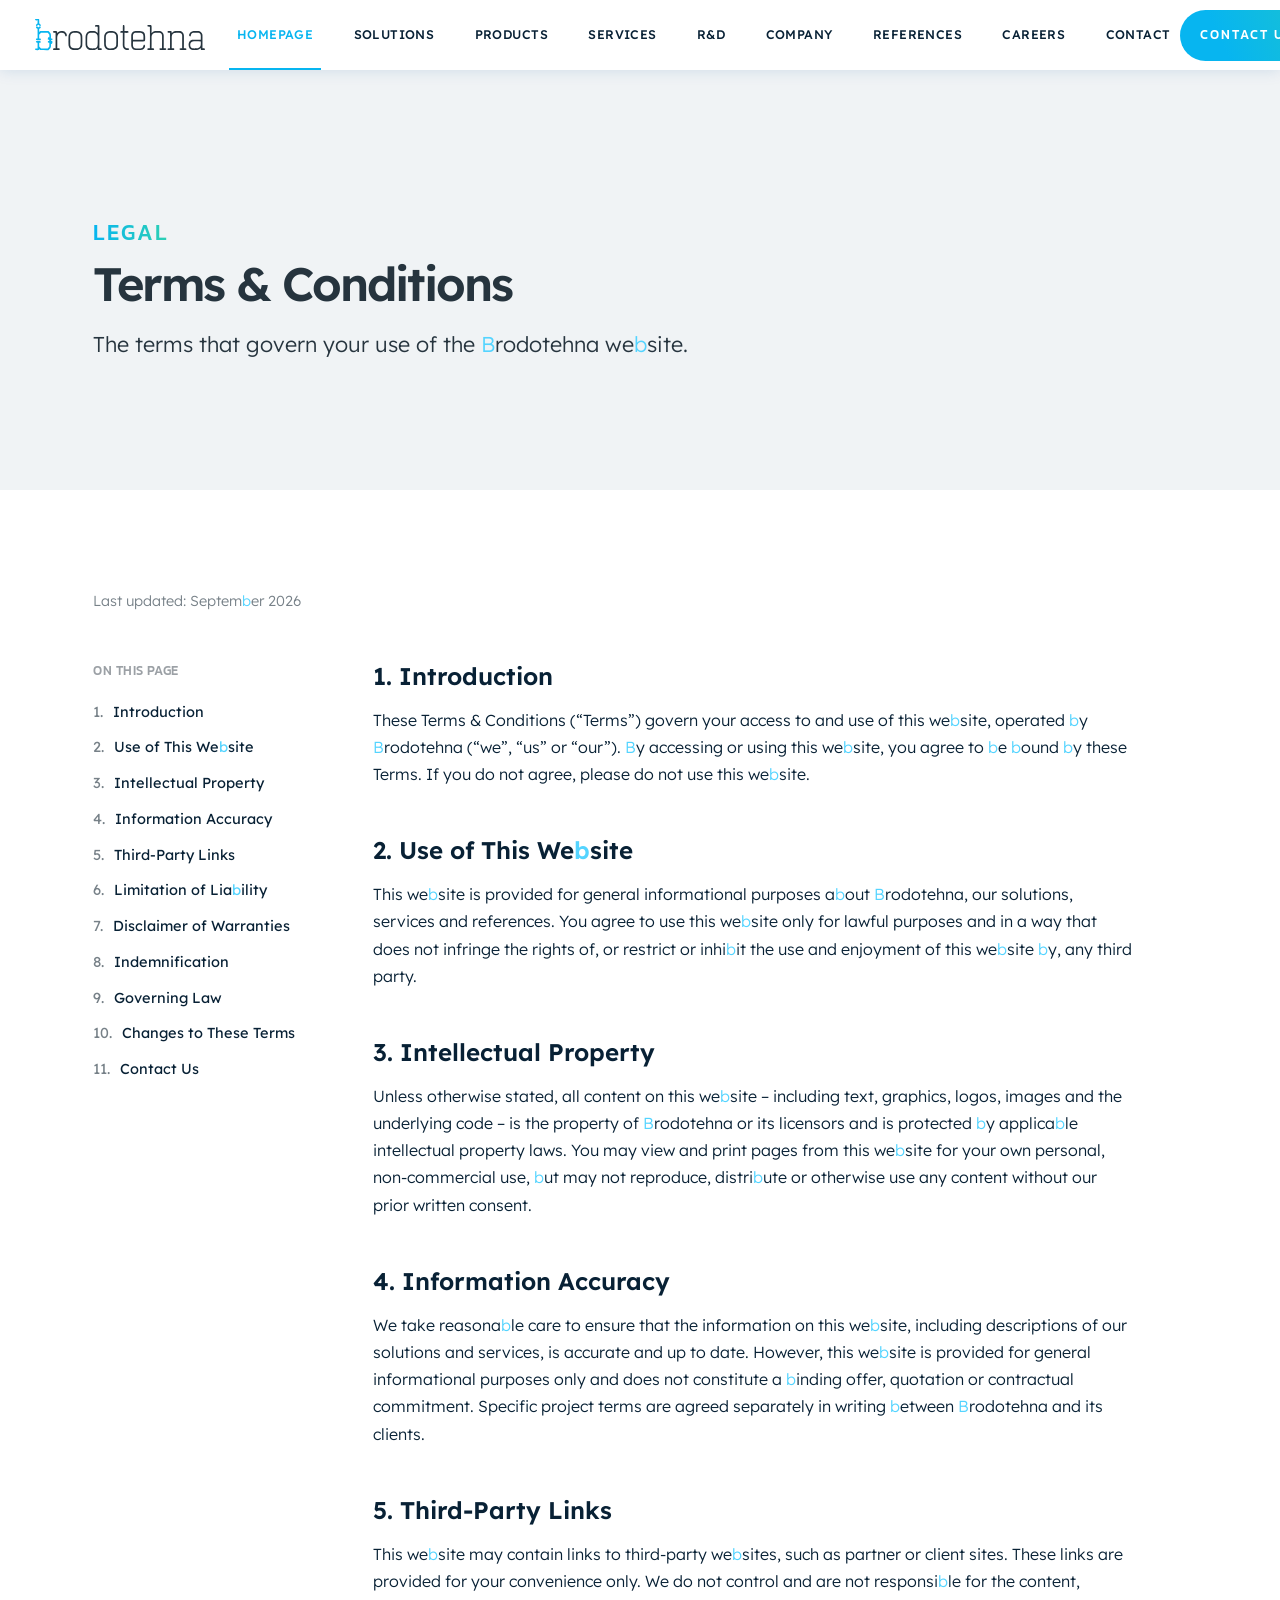
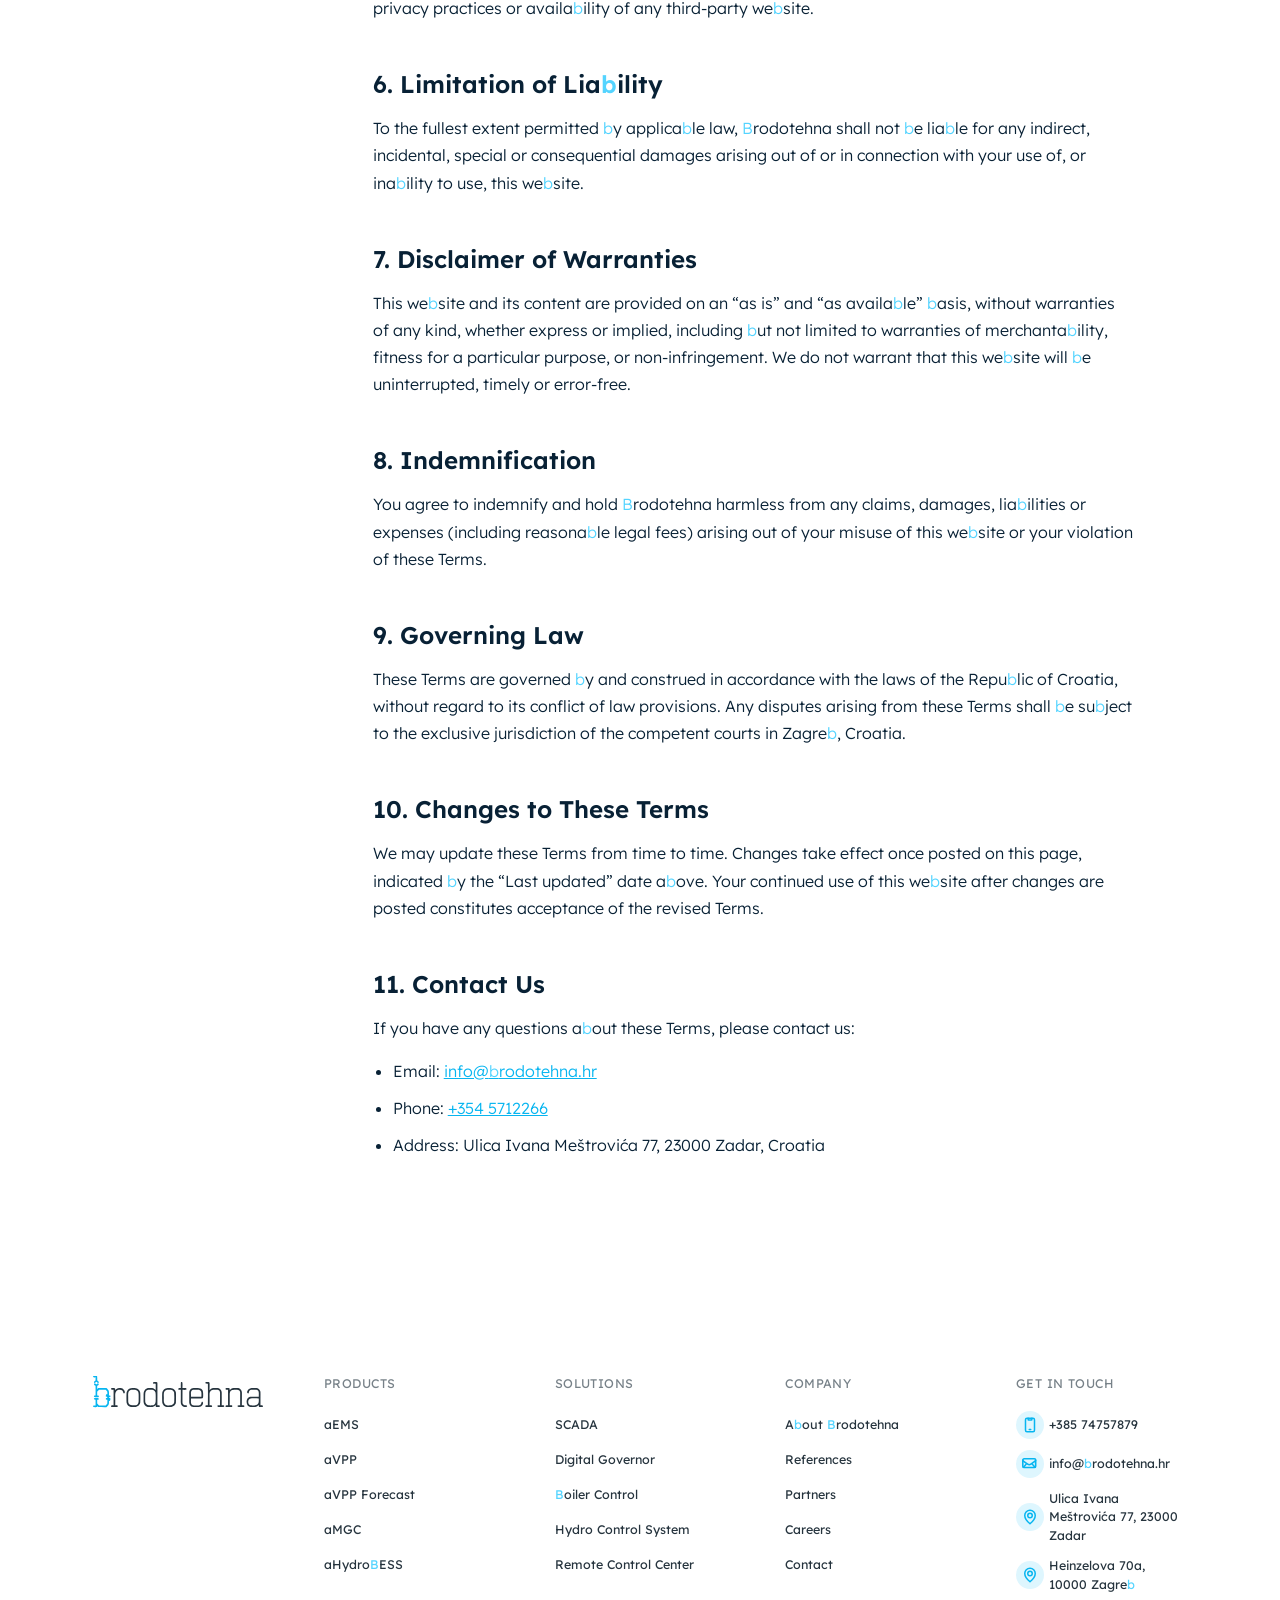
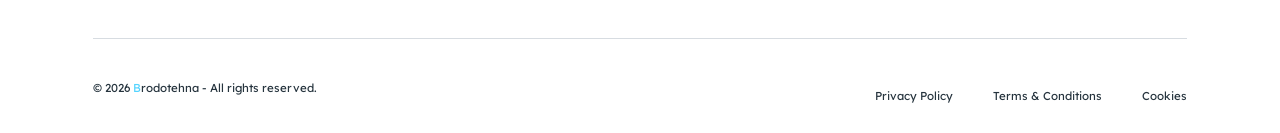
<file: terms-conditions.html>
<!DOCTYPE html>
<html lang="en">

<head>
  <meta charset="utf-8">
  <meta content="width=device-width, initial-scale=1.0" name="viewport">

  <title>Brodotehna - Terms &amp; Conditions</title>
  <meta content="The terms that govern your use of the Brodotehna website." name="description">

  <!-- Favicons -->
  <link href="assets/img/brodotehna/favicon.svg" rel="icon">
  <link href="assets/img/apple-touch-icon.png" rel="apple-touch-icon">

  <!-- Google Fonts -->
  <link rel="preconnect" href="https://fonts.googleapis.com">
  <link rel="preconnect" href="https://fonts.gstatic.com" crossorigin>
  <link href="https://fonts.googleapis.com/css2?family=Kanit:wght@400;500;600&family=Lexend:wght@300;400;500;600&display=swap" rel="stylesheet">

  <!-- Vendor CSS Files -->
  <link href="assets/vendor/bootstrap/css/bootstrap.min.css" rel="stylesheet">
  <link href="assets/vendor/aos/aos.css" rel="stylesheet">

  <!-- Brodotehna Site CSS (see references.html for why main.css and
       bootstrap-icons aren't loaded here either) -->
  <link href="assets/css/brodotehna.css" rel="stylesheet">


  <!-- Umami Analytics -->
  <script defer src="https://analytics.brodotehna.eu/script.js" data-website-id="29f206f9-b267-4615-98bd-b09cdf3c040b"></script>

</head>

<body class="bth-page">

<!-- ======= Menu ======= -->
  <nav class="navbar navbar-expand-xl bth-navbar sticky-top">
    <div class="bth-navbar__inner">
      <a href="index.html" class="navbar-brand bth-navbar__brand">
        <img src="assets/img/brodotehna/logo-brodotehna.svg" alt="Brodotehna">
      </a>

      <button type="button" class="navbar-toggler bth-navbar__toggler" data-bs-toggle="collapse" data-bs-target="#bthNavMain" aria-controls="bthNavMain" aria-expanded="false" aria-label="Toggle navigation">
        <img class="bth-icon-menu" src="assets/img/brodotehna/icon-menu.svg" alt="">
        <img class="bth-icon-close" src="assets/img/brodotehna/icon-close.svg" alt="">
      </button>

      <div class="collapse navbar-collapse" id="bthNavMain">
        <ul class="navbar-nav bth-navbar__nav">
          <li class="nav-item"><a class="nav-link active" href="index.html">Homepage</a></li>
          <li class="nav-item"><a class="nav-link" href="solutions.html">Solutions</a></li>
          <li class="nav-item"><a class="nav-link" href="products.html">Products</a></li>
          <li class="nav-item"><a class="nav-link" href="services.html">Services</a></li>
          <li class="nav-item"><a class="nav-link" href="rd.html">R&amp;D</a></li>
          <li class="nav-item"><a class="nav-link" href="company.html">Company</a></li>
          <li class="nav-item"><a class="nav-link" href="references.html">References</a></li>
          <li class="nav-item"><a class="nav-link" href="careers.html">Careers</a></li>
          <li class="nav-item"><a class="nav-link" href="contact.html">Contact</a></li>
        </ul>
        <a href="contact.html" class="bth-btn">
          <span>Contact us</span>
          <span class="bth-btn__icon"><img src="assets/img/brodotehna/icon-arrow.svg" alt=""></span>
        </a>
      </div>
    </div>
  </nav><!-- End Menu -->

  
  <main id="main">

    <!-- ======= Page Header ======= -->
    <section class="bth-page-header">
      <div class="bth-container" data-aos="fade-up">
        <p class="bth-eyebrow">Legal</p>
        <h1>Terms &amp; Conditions</h1>
        <p>The terms that govern your use of the Brodotehna website.</p>
      </div>
    </section><!-- End Page Header -->

    <!-- ======= Legal content ======= -->
    <section class="bth-legal">
      <div class="bth-container">
        <p class="bth-legal__updated">Last updated: September 2026</p>
        <div class="row">
          <div class="col-lg-3">
            <div class="bth-legal__toc" data-aos="fade-up">
              <p class="bth-legal__toc-title">On this page</p>
              <ol>
                <li><a href="#introduction">Introduction</a></li>
                <li><a href="#use-of-this-website">Use of This Website</a></li>
                <li><a href="#intellectual-property">Intellectual Property</a></li>
                <li><a href="#information-accuracy">Information Accuracy</a></li>
                <li><a href="#third-party-links">Third-Party Links</a></li>
                <li><a href="#limitation-of-liability">Limitation of Liability</a></li>
                <li><a href="#disclaimer-of-warranties">Disclaimer of Warranties</a></li>
                <li><a href="#indemnification">Indemnification</a></li>
                <li><a href="#governing-law">Governing Law</a></li>
                <li><a href="#changes-to-these-terms">Changes to These Terms</a></li>
                <li><a href="#contact-us">Contact Us</a></li>
              </ol>
            </div>
          </div>
          <div class="col-lg-9">
            <div class="bth-legal__content" data-aos="fade-up">
              <section id="introduction">
                <h2>1. Introduction</h2>
                <p>These Terms &amp; Conditions (“Terms”) govern your access to and use of this website, operated by Brodotehna (“we”, “us” or “our”). By accessing or using this website, you agree to be bound by these Terms. If you do not agree, please do not use this website.</p>
              </section>

              <section id="use-of-this-website">
                <h2>2. Use of This Website</h2>
                <p>This website is provided for general informational purposes about Brodotehna, our solutions, services and references. You agree to use this website only for lawful purposes and in a way that does not infringe the rights of, or restrict or inhibit the use and enjoyment of this website by, any third party.</p>
              </section>

              <section id="intellectual-property">
                <h2>3. Intellectual Property</h2>
                <p>Unless otherwise stated, all content on this website – including text, graphics, logos, images and the underlying code – is the property of Brodotehna or its licensors and is protected by applicable intellectual property laws. You may view and print pages from this website for your own personal, non-commercial use, but may not reproduce, distribute or otherwise use any content without our prior written consent.</p>
              </section>

              <section id="information-accuracy">
                <h2>4. Information Accuracy</h2>
                <p>We take reasonable care to ensure that the information on this website, including descriptions of our solutions and services, is accurate and up to date. However, this website is provided for general informational purposes only and does not constitute a binding offer, quotation or contractual commitment. Specific project terms are agreed separately in writing between Brodotehna and its clients.</p>
              </section>

              <section id="third-party-links">
                <h2>5. Third-Party Links</h2>
                <p>This website may contain links to third-party websites, such as partner or client sites. These links are provided for your convenience only. We do not control and are not responsible for the content, privacy practices or availability of any third-party website.</p>
              </section>

              <section id="limitation-of-liability">
                <h2>6. Limitation of Liability</h2>
                <p>To the fullest extent permitted by applicable law, Brodotehna shall not be liable for any indirect, incidental, special or consequential damages arising out of or in connection with your use of, or inability to use, this website.</p>
              </section>

              <section id="disclaimer-of-warranties">
                <h2>7. Disclaimer of Warranties</h2>
                <p>This website and its content are provided on an “as is” and “as available” basis, without warranties of any kind, whether express or implied, including but not limited to warranties of merchantability, fitness for a particular purpose, or non-infringement. We do not warrant that this website will be uninterrupted, timely or error-free.</p>
              </section>

              <section id="indemnification">
                <h2>8. Indemnification</h2>
                <p>You agree to indemnify and hold Brodotehna harmless from any claims, damages, liabilities or expenses (including reasonable legal fees) arising out of your misuse of this website or your violation of these Terms.</p>
              </section>

              <section id="governing-law">
                <h2>9. Governing Law</h2>
                <p>These Terms are governed by and construed in accordance with the laws of the Republic of Croatia, without regard to its conflict of law provisions. Any disputes arising from these Terms shall be subject to the exclusive jurisdiction of the competent courts in Zagreb, Croatia.</p>
              </section>

              <section id="changes-to-these-terms">
                <h2>10. Changes to These Terms</h2>
                <p>We may update these Terms from time to time. Changes take effect once posted on this page, indicated by the “Last updated” date above. Your continued use of this website after changes are posted constitutes acceptance of the revised Terms.</p>
              </section>

              <section id="contact-us">
                <h2>11. Contact Us</h2>
                <p>If you have any questions about these Terms, please contact us:</p>
                <ul>
                  <li>Email: <a href="mailto:info@brodotehna.hr">info@brodotehna.hr</a></li>
                  <li>Phone: <a href="tel:+3545712266">+354 5712266</a></li>
                  <li>Address: Ulica Ivana Meštrovića 77, 23000 Zadar, Croatia</li>
                </ul>
              </section>
            </div>
          </div>
        </div>
      </div>
    </section><!-- End Legal content -->

  </main><!-- End #main -->

  <!-- ======= Footer ======= -->
  <footer class="bth-footer">
    <div class="bth-container">
      <div class="bth-footer__top row row-cols-2 row-cols-md-3 row-cols-xl-5 gy-5" data-aos="fade-up">
        <div class="col bth-footer__col">
          <div class="bth-footer__brand">
            <img src="assets/img/brodotehna/logo-brodotehna.svg" alt="Brodotehna">
            <div class="bth-footer__social">
<!--
              <a href="#" aria-label="Instagram"><img src="assets/img/brodotehna/icon-instagram.svg" alt=""></a>
              <a href="#" aria-label="Facebook"><img src="assets/img/brodotehna/icon-facebook.svg" alt=""></a>
              <a href="#" aria-label="LinkedIn"><img src="assets/img/brodotehna/icon-linkedin.svg" alt=""></a>
-->
            </div>
          </div>
        </div>

        <div class="col bth-footer__col">
          <h4>Products</h4>
          <ul>
            <li><a href="products.html#solution-1">aEMS</a></li>
            <li><a href="products.html#solution-2">aVPP</a></li>
            <li><a href="products.html#solution-3">aVPP Forecast</a></li>
            <li><a href="products.html#solution-4">aMGC</a></li>
            <li><a href="products.html#solution-5">aHydroBESS</a></li>
          </ul>
        </div>

        <div class="col bth-footer__col">
          <h4>Solutions</h4>
          <ul>
            <li><a href="solutions.html#solution-2">SCADA</a></li>
            <li><a href="solutions.html#solution-3">Digital Governor</a></li>
            <li><a href="solutions.html#solution-4">Boiler Control</a></li>
            <li><a href="solutions.html#solution-5">Hydro Control System</a></li>
            <li><a href="solutions.html#solution-6">Remote Control Center</a></li>
          </ul>
        </div>

        <div class="col bth-footer__col">
          <h4>Company</h4>
          <ul>
            <li><a href="company.html">About Brodotehna</a></li>
            <li><a href="references.html">References</a></li>
            <li><a href="#">Partners</a></li>
            <li><a href="careers.html">Careers</a></li>
            <li><a href="contact.html">Contact</a></li>
          </ul>
        </div>

        <div class="col bth-footer__col">
          <h4>Get in touch</h4>
          <ul>
            <li class="bth-footer__contact-row">
              <span class="bth-footer__contact-icon"><img src="assets/img/brodotehna/icon-phone.svg" alt=""></span>
              <a href="tel:+38574757879">+385 74757879</a>
            </li>
            <li class="bth-footer__contact-row">
              <span class="bth-footer__contact-icon"><img src="assets/img/brodotehna/email-icon2.svg" alt=""></span>
              <a href="mailto:info@brodotehna.hr">info@brodotehna.hr</a>
            </li>
            <li class="bth-footer__contact-row">
              <span class="bth-footer__contact-icon"><img src="assets/img/brodotehna/icon-pin.svg" alt=""></span>
              <a href="#">Ulica Ivana Meštrovića 77, 23000 Zadar</a>
            </li>
            <li class="bth-footer__contact-row">
              <span class="bth-footer__contact-icon"><img src="assets/img/brodotehna/icon-pin.svg" alt=""></span>
              <a href="#">Heinzelova 70a, 10000 Zagreb</a>
            </li>
          </ul>
        </div>
      </div>

      <div class="bth-footer__bottom">
        <p>© 2026 Brodotehna - All rights reserved.</p>
        <div class="bth-footer__legal">
          <a href="privacy-policy.html">Privacy Policy</a>
          <a href="terms-conditions.html">Terms &amp; Conditions</a>
          <a href="cookies.html">Cookies</a>
        </div>
      </div>
    </div>
  </footer>
  <!-- End Footer -->

  <a href="#" class="scroll-top d-flex align-items-center justify-content-center">
    <img src="assets/img/brodotehna/icon-scroll-top.svg" alt="" width="17" height="17">
  </a>

  <div id="preloader">
    <div class="loader-wrap">
      <svg class="loader-logo" viewBox="0 0 18 32" xmlns="http://www.w3.org/2000/svg" aria-label="Loading">
        <defs>
          <clipPath id="bthPreloaderShape">
            <path d="M0.376221 0H3.99174C4.35253 0.495564 4.21668 3.66813 4.21173 4.47315C5.01069 4.87615 6.09484 5.65272 5.70634 6.68852C4.94451 7.41941 4.03047 6.37052 3.44972 5.86592C3.02343 6.07668 2.09348 7.08803 1.71223 6.9265C-0.0867535 6.16432 1.71155 4.99147 2.56827 4.46494L2.57404 1.35053C1.79078 1.36548 0.363747 1.57692 0.0703125 0.717025C0.0915492 0.370192 0.169207 0.283844 0.376221 0Z"/>
            <path d="M1.68732 7.30066C2.20569 7.28947 2.98511 8.09586 3.43503 8.46717C3.91678 8.03898 4.40789 7.62143 4.908 7.21484C6.80193 8.24058 5.26954 9.16404 4.19641 9.99481C4.18508 11.0788 4.1951 12.163 4.22651 13.2466C4.55204 12.836 4.84022 12.4422 5.25326 12.1154C7.71557 12.0804 11.041 11.9584 13.4315 12.0865C14.1252 12.5825 15.6711 14.3429 15.8494 15.2166C16.1009 16.4478 15.9838 18.1718 15.9689 19.4615C16.7004 19.4432 17.218 19.3596 17.6324 20.1631C17.729 20.3505 17.6666 20.4379 17.5947 20.6149C17.1691 21.0267 16.5284 21.0734 15.9455 21.1754C15.7355 22.4429 17.5984 21.7867 17.4887 22.8557C17.4378 23.3514 17.2634 24.55 16.9853 24.8444C16.6482 24.9973 16.3269 24.9603 15.9592 24.9497C15.9873 26.0966 16.1637 27.6703 15.5435 28.6743C15.0775 29.4282 14.0938 30.6582 13.3189 31.1268C10.7886 31.1802 7.84124 31.0865 5.25009 31.0934C4.97247 30.8889 4.44917 30.2464 4.24706 30.215C4.20674 30.4121 4.17975 30.4939 4.11088 30.6795C3.51797 31.3322 0.896527 31.2709 0.238474 30.8025C-0.797511 29.2687 1.83259 29.4592 2.57479 29.4732L2.56075 23.7376C2.02674 23.7467 1.46059 23.7952 1.11256 23.3521C-0.0811466 21.8323 3.56557 22.0907 4.02514 22.0908C4.13643 22.0871 4.24777 22.0844 4.35912 22.0828C5.10032 22.0739 6.32416 22.4345 5.59576 23.4581C5.34624 23.8087 4.63351 23.7601 4.21582 23.7547C4.1616 24.8998 4.21583 26.3185 4.23081 27.4831C4.86386 28.1542 5.35389 28.85 6.05661 29.5444C7.46785 29.4155 11.2007 29.4571 12.6727 29.5142C13.2165 28.9645 13.8943 28.2315 14.3043 27.5801C14.3523 26.3269 14.3351 24.995 14.3389 23.7355C13.3309 23.7515 12.2402 23.5883 13.0137 22.3085C13.2477 21.9215 14.0864 22.3019 14.3909 21.9819C14.3863 20.7741 13.0675 21.4179 12.8307 20.6101C12.7174 20.2237 12.8652 19.1346 13.0296 18.7287C13.3195 18.0129 14.039 18.3907 14.299 18.2984C14.4157 17.8361 14.3464 16.3242 14.3397 15.7576C13.8327 14.9575 13.3582 14.3648 12.7149 13.6833C10.5169 13.708 8.25402 13.6747 6.04155 13.687C5.49926 14.1725 4.60495 15.2193 4.18668 15.8025L4.20308 19.4763C4.67986 19.4533 5.31422 19.3882 5.65117 19.8099C7.11565 21.643 1.87784 21.2345 1.27295 20.9123C0.254955 19.7595 1.56844 19.4558 2.54429 19.5206C2.63406 16.431 2.54601 12.9602 2.55404 9.82941C1.47647 9.26013 0.18175 8.28091 1.68732 7.30066Z"/>
          </clipPath>
          <filter id="bthPreloaderGlow" x="-100%" y="-100%" width="300%" height="300%">
            <feGaussianBlur stdDeviation="0.55" result="blur"/>
            <feMerge>
              <feMergeNode in="blur"/>
              <feMergeNode in="SourceGraphic"/>
            </feMerge>
          </filter>
          <linearGradient id="bthPreloaderShine" x1="0" y1="0" x2="0" y2="1">
            <stop offset="0%" stop-color="white" stop-opacity="0"/>
            <stop offset="50%" stop-color="white" stop-opacity=".75"/>
            <stop offset="100%" stop-color="white" stop-opacity="0"/>
          </linearGradient>
        </defs>
        <g class="loader-logo-base">
          <path d="M0.376221 0H3.99174C4.35253 0.495564 4.21668 3.66813 4.21173 4.47315C5.01069 4.87615 6.09484 5.65272 5.70634 6.68852C4.94451 7.41941 4.03047 6.37052 3.44972 5.86592C3.02343 6.07668 2.09348 7.08803 1.71223 6.9265C-0.0867535 6.16432 1.71155 4.99147 2.56827 4.46494L2.57404 1.35053C1.79078 1.36548 0.363747 1.57692 0.0703125 0.717025C0.0915492 0.370192 0.169207 0.283844 0.376221 0Z"/>
          <path d="M1.68732 7.30066C2.20569 7.28947 2.98511 8.09586 3.43503 8.46717C3.91678 8.03898 4.40789 7.62143 4.908 7.21484C6.80193 8.24058 5.26954 9.16404 4.19641 9.99481C4.18508 11.0788 4.1951 12.163 4.22651 13.2466C4.55204 12.836 4.84022 12.4422 5.25326 12.1154C7.71557 12.0804 11.041 11.9584 13.4315 12.0865C14.1252 12.5825 15.6711 14.3429 15.8494 15.2166C16.1009 16.4478 15.9838 18.1718 15.9689 19.4615C16.7004 19.4432 17.218 19.3596 17.6324 20.1631C17.729 20.3505 17.6666 20.4379 17.5947 20.6149C17.1691 21.0267 16.5284 21.0734 15.9455 21.1754C15.7355 22.4429 17.5984 21.7867 17.4887 22.8557C17.4378 23.3514 17.2634 24.55 16.9853 24.8444C16.6482 24.9973 16.3269 24.9603 15.9592 24.9497C15.9873 26.0966 16.1637 27.6703 15.5435 28.6743C15.0775 29.4282 14.0938 30.6582 13.3189 31.1268C10.7886 31.1802 7.84124 31.0865 5.25009 31.0934C4.97247 30.8889 4.44917 30.2464 4.24706 30.215C4.20674 30.4121 4.17975 30.4939 4.11088 30.6795C3.51797 31.3322 0.896527 31.2709 0.238474 30.8025C-0.797511 29.2687 1.83259 29.4592 2.57479 29.4732L2.56075 23.7376C2.02674 23.7467 1.46059 23.7952 1.11256 23.3521C-0.0811466 21.8323 3.56557 22.0907 4.02514 22.0908C4.13643 22.0871 4.24777 22.0844 4.35912 22.0828C5.10032 22.0739 6.32416 22.4345 5.59576 23.4581C5.34624 23.8087 4.63351 23.7601 4.21582 23.7547C4.1616 24.8998 4.21583 26.3185 4.23081 27.4831C4.86386 28.1542 5.35389 28.85 6.05661 29.5444C7.46785 29.4155 11.2007 29.4571 12.6727 29.5142C13.2165 28.9645 13.8943 28.2315 14.3043 27.5801C14.3523 26.3269 14.3351 24.995 14.3389 23.7355C13.3309 23.7515 12.2402 23.5883 13.0137 22.3085C13.2477 21.9215 14.0864 22.3019 14.3909 21.9819C14.3863 20.7741 13.0675 21.4179 12.8307 20.6101C12.7174 20.2237 12.8652 19.1346 13.0296 18.7287C13.3195 18.0129 14.039 18.3907 14.299 18.2984C14.4157 17.8361 14.3464 16.3242 14.3397 15.7576C13.8327 14.9575 13.3582 14.3648 12.7149 13.6833C10.5169 13.708 8.25402 13.6747 6.04155 13.687C5.49926 14.1725 4.60495 15.2193 4.18668 15.8025L4.20308 19.4763C4.67986 19.4533 5.31422 19.3882 5.65117 19.8099C7.11565 21.643 1.87784 21.2345 1.27295 20.9123C0.254955 19.7595 1.56844 19.4558 2.54429 19.5206C2.63406 16.431 2.54601 12.9602 2.55404 9.82941C1.47647 9.26013 0.18175 8.28091 1.68732 7.30066Z"/>
        </g>
        <g clip-path="url(#bthPreloaderShape)">
          <rect class="loader-logo-fill loader-fill-rect" x="-2" y="0" width="22" height="32"/>
          <rect class="loader-shine" x="-2" y="28" width="22" height="5" fill="url(#bthPreloaderShine)"/>
        </g>
      </svg>
    </div>
  </div>

  <!-- Vendor JS Files -->
  <script src="assets/vendor/bootstrap/js/bootstrap.min.js"></script>
  <script src="assets/vendor/aos/aos.js"></script>

  <!-- Brodotehna Site JS -->
  <script src="assets/js/brodotehna.js"></script>

</body>

</html>
</file>
<file: assets/css/brodotehna.css>
/**
 * Brodotehna site styles
 * Built on top of Bootstrap (full bootstrap.min.css: grid + the real
 * navbar component, restyled here rather than reimplemented) and AOS
 * for scroll animations. Deliberately does NOT load the template's
 * main.css on this page - main.css has its own .navbar/.header rules
 * for the template's original nav pattern that collide with
 * Bootstrap's .navbar class (see references.html for details); the
 * handful of bits still needed from it (preloader, scroll-top base,
 * one AOS tweak) are inlined below instead.
 * Everything else is scoped under .bth- classes.
 */

:root {
  --bth-primary: #07b5f0;
  --bth-teal: #2dd0b2;
  --bth-dark: #26343e;
  --bth-nav-text: #082135;
  --bth-muted: #778188;
  --bth-label-muted: #9ba0a5;
  --bth-bg-light: #f6f9fb;
  /* Back to the distinct #f0f3f5 it originally was (briefly unified
     with --bth-bg-light for a while) - #f6f9fb sat too close to white
     to give white buttons/cards on top of it enough contrast. */
  --bth-bg-page: #f0f3f5;
  --bth-border: #d7dce1;
  --bth-icon-bg: #def6fe;
  --bth-font-heading: "Lexend", sans-serif;
  --bth-font-label: "Kanit", sans-serif;
}

.bth-page,
.bth-page *,
.bth-page *::before,
.bth-page *::after {
  box-sizing: border-box;
}

/* Every letter B/b in the page's visible text gets this color,
   site-wide (see the TreeWalker in brodotehna.js that wraps each
   letter in .bth-accent-b, and the surrounding run of text next to it
   in .bth-accent-run). Both are reset here with !important rather
   than relying on being unstyled by default: they're bare <span>s
   with no other hook, so wherever the JS runs inside a component that
   happens to style plain `span` descendants (a tag-pill's
   padding+background+inline-flex+gap, for one real example), that
   styling would otherwise land on these too - not just breaking their
   own box, but (for .bth-accent-run) turning it into a gap-applying
   flex container that pries the letter away from the rest of the
   word all over again, one level deeper than the fix for the same
   failure mode on the *component's own* multi-child containers.
   !important is safe here since nothing else in this stylesheet uses
   it - these two classes are the only ones that need to unconditionally
   win regardless of which component's CSS happens to be in scope. */
.bth-accent-run,
.bth-accent-b {
  display: inline !important;
  padding: 0 !important;
  margin: 0 !important;
  background: none !important;
  border: 0 !important;
  border-radius: 0 !important;
  gap: 0 !important;
  box-shadow: none !important;
  /* color:inherit is the fix for a second variant of the same
     collision: .bth-contact-cta__heading span (color:#54d4ff, meant
     for the ONE hand-placed <span>B</span>) also matches .bth-accent-
     -run, since it's a bare span descendant too - without this, the
     wrapper inherited that blue and colored its ENTIRE run of plain
     text (e.g. all of "uild Reliable Control Together", not just the
     single "b" in "reliable"), not merely the single-letter padding/
     background bug the rest of this block already guards against. */
  color: inherit !important;
}

.bth-accent-b {
  color: #54d4ff !important;
}

html {
  margin: 0;
}

.bth-page {
  margin: 0;
  background: #ffffff;
  color: var(--bth-dark);
  font-family: var(--bth-font-heading);
  overflow-x: hidden;
}

.bth-page img {
  max-width: 100%;
  display: block;
}

.bth-page ul {
  list-style: none;
  margin: 0;
  padding: 0;
}

/* main.css's generic "section { padding: 80px 0; overflow: hidden }"
   applies to every <section> on the page. A blanket ".bth-page section"
   reset would out-specificity (and silently break) any section that
   sets its own padding via a single class, like .bth-page-header and
   .bth-partners below - so each section that needs different spacing
   overrides it individually instead, at matching specificity. */
.bth-reference-cards {
  padding: 0;
  overflow: visible;
}

.bth-container {
  width: 100%;
  max-width: 2400px;
  margin: 0 auto;
  padding: 0 clamp(20px, 7.3vw, 140px);
}

/*--------------------------------------------------------------
# Menu
--------------------------------------------------------------*/
/* This is Bootstrap's own .navbar component (navbar-expand-xl in the
   markup) restyled - not a rebuilt nav. Bootstrap's compiled CSS
   already handles showing the toggler vs. the full nav at exactly
   1200px (its "xl" breakpoint) and the collapse/expand mechanics;
   everything here is visual restyling on top of that, plus turning
   the collapsed panel into a full-screen overlay (below). */
.bth-navbar {
  position: sticky;
  top: 0;
  z-index: 998;
  background: #fff;
  box-shadow: 0 0 15px rgba(0, 89, 158, 0.15);
  padding: 0;
}

/* position:sticky on mobile Chrome/Android renders the navbar visibly
   clipped (logo/toggler sliced off, as if it got stuck partway through
   its own height) while the browser's own address bar collapses or
   expands during scroll - a known Chromium bug where a sticky
   element's offset gets recalculated against a stale intermediate
   viewport size mid-animation. position:fixed doesn't hit the same
   bug (fixed elements track the visual viewport more reliably through
   that transition), so mobile swaps to it here - #main picks up
   matching top padding below since a fixed element is taken out of
   normal flow and would otherwise sit under the page content. */
@media (max-width: 1199.98px) {
  .bth-navbar {
    position: fixed;
    top: 0;
    left: 0;
    right: 0;
  }

  #main {
    padding-top: 74px;
  }
}

.bth-navbar__inner {
  display: flex;
  /* stretch (not center) so #bthNavMain - and, through it, the nav
     links - can be made exactly as tall as the navbar itself; each
     stretched child re-centers its own content internally below. */
  align-items: stretch;
  width: 100%;
  min-height: 70px;
  padding: 0 clamp(24px, 2.7vw, 40px);
}

.bth-navbar__brand {
  display: flex;
  align-items: center;
  flex-shrink: 0;
  margin: 0 clamp(20px, 1.9vw, 41px) 0 0;
  padding: 0;
}

.bth-navbar__brand img {
  width: 170px;
  height: auto;
}

/* #bthNavMain (Bootstrap's .navbar-collapse) takes the remaining
   width next to the brand, so the nav links stay clustered next to
   the logo while the button below gets pushed to the far right via
   margin-left:auto within that remaining space - not just centered
   in the gap between two flex children. Desktop only: below 1200px
   #bthNavMain becomes the full-screen mobile panel instead (see the
   1199.98px breakpoint block further down), with its own alignment. */
@media (min-width: 1200px) {
  #bthNavMain.navbar-collapse {
    display: flex;
    /* stretch so .bth-navbar__nav (and, through it, each nav-link) can
       reach the navbar's full height - see .bth-navbar__inner. The
       Contact us button has its own fixed height, so it's unaffected
       by the stretch and just needs recentering (below). */
    align-items: stretch;
    flex: 1;
  }
}

.bth-navbar__nav {
  display: flex;
  /* stretch, not center - a nav-link only as tall as its own text
     puts its border-bottom (the active-tab underline) wherever that
     text ends, with empty navbar height left below it. Stretched to
     the full navbar height, the border instead lands flush with the
     navbar's own bottom edge; the link's own align-items:center (see
     .bth-navbar .nav-link) still keeps its text vertically centered
     within that taller box. */
  align-items: stretch;
  gap: clamp(20px, 1.9vw, 28px);
  margin: 0;
}

/* .bth-navbar__nav's align-items:stretch (above) only stretches its
   OWN direct children - the <li class="nav-item"> elements, not the
   <a class="nav-link"> nested one level inside each - and a plain,
   non-flex <li> doesn't pass that stretch down any further on its
   own. Without this, the stretched <li> ends up taller than the
   nav-link's own natural content height, and the nav-link (a normal,
   non-stretched block inside it) just sits at the LI's top edge -
   reading as every link having shifted upward, floating above where
   the underline/bottom border actually lands. */
@media (min-width: 1200px) {
  .bth-navbar .nav-item {
    display: flex;
    align-items: stretch;
  }
}

.bth-navbar .nav-link {
  display: flex;
  align-items: center;
  font-family: var(--bth-font-heading);
  font-weight: 500;
  font-size: 12.5px;
  letter-spacing: 0.42px;
  text-transform: uppercase;
  white-space: nowrap;
  color: var(--bth-nav-text);
  border-bottom: 2px solid transparent;
  transition: color 0.3s, border-color 0.3s;
}

.bth-navbar .nav-link:hover {
  color: var(--bth-primary);
}

.bth-navbar .nav-link.active {
  color: var(--bth-primary);
  border-bottom-color: var(--bth-primary);
}

.bth-navbar .bth-btn {
  flex-shrink: 0;
  white-space: nowrap;
  margin-left: auto;
}

/* #bthNavMain.navbar-collapse switched to align-items:stretch (see
   above) for the nav-link underline fix - the button has its own
   fixed height so it won't actually stretch, but needs this to stay
   vertically centered instead of falling back to the cross-start
   (top) edge. Desktop-only: on mobile #bthNavMain is a COLUMN flex
   container instead, where align-self instead controls HORIZONTAL
   position - this rule applying there too (it's not scoped by
   default) is what pulled the Contact us button into the center
   instead of staying left-aligned with the nav links above it. */
@media (min-width: 1200px) {
  .bth-navbar .bth-btn {
    align-self: center;
  }
}

.bth-navbar__toggler {
  display: flex;
  align-items: center;
  justify-content: center;
  margin-left: auto;
  border: 0;
  background: none;
  padding: 0;
  cursor: pointer;
  box-shadow: none !important;
}

.bth-navbar__toggler img {
  width: 24px;
  height: 24px;
}

.bth-navbar__toggler .bth-icon-close {
  display: none;
}

.bth-navbar__toggler[aria-expanded="true"] .bth-icon-menu {
  display: none;
}

.bth-navbar__toggler[aria-expanded="true"] .bth-icon-close {
  display: block;
}

/* Buttons */
.bth-btn {
  display: inline-flex;
  align-items: center;
  flex-shrink: 0;
  gap: 15px;
  height: 53px;
  padding: 16px 10px 16px 20px;
  border-radius: 30px;
  border: 1px solid transparent;
  background: linear-gradient(65deg, var(--bth-primary) 24.5%, var(--bth-teal) 140%);
  background-clip: padding-box;
  color: #fff;
  font-family: var(--bth-font-label);
  font-weight: 500;
  font-size: 12.5px;
  letter-spacing: 2.1px;
  text-transform: uppercase;
  text-decoration: none;
  white-space: nowrap;
  cursor: pointer;
  transition: background 0.3s, border-color 0.3s;
}

.bth-btn:hover {
  background: rgba(255, 255, 255, 0.3);
  backdrop-filter: blur(30px);
  -webkit-backdrop-filter: blur(30px);
  border-color: rgba(255, 255, 255, 0.42);
  color: #fff;
}

/* The frosted-glass hover above only reads correctly on a dark photo
   background (like the full-bleed CTA on References) - white text on
   a barely-tinted white overlay is invisible on a plain light page
   background. On every other (light-bg) .bth-btn context, swap it for
   a light-gray fill + blue border instead - the same combo
   .bth-btn--secondary already uses at rest, so the hover state reads
   as an established part of the button language rather than a new
   one, and it stays clearly visible against a white/light-gray page
   background where the frosted look would nearly disappear. */
.bth-navbar .bth-btn:hover,
.bth-solutions-intro .bth-btn:hover,
.bth-solutions-cta .bth-btn:hover,
.bth-services-panel .bth-btn:hover,
.bth-contact-form .bth-btn:hover,
.bth-page-header .bth-btn:hover,
.bth-careers-apply .bth-btn:hover,
.bth-home-references__intro .bth-btn:hover,
.bth-home-products__head .bth-btn:hover {
  background: var(--bth-bg-light);
  border-color: var(--bth-primary);
  backdrop-filter: none;
  -webkit-backdrop-filter: none;
  color: var(--bth-nav-text);
}

/* "Send inquiry" sits on the same light page background as its panel
   (not a photo/dark section like other .bth-btn contexts), so the rest
   state swaps the default gradient fill for the page's own bg color -
   the gradient text would otherwise be unreadable, so the dark nav
   text color comes along with it. Hover is untouched (still the
   .bth-services-panel .bth-btn:hover rule above). */
.bth-services-panel .bth-btn {
  background: var(--bth-bg-page);
  color: var(--bth-nav-text);
}

.bth-btn__icon {
  display: flex;
  align-items: center;
  justify-content: center;
  width: 39px;
  height: 39px;
  border-radius: 50%;
  background: #fff;
  flex-shrink: 0;
  transition: background 0.3s;
}

.bth-btn__icon img {
  /* icon-arrow.svg already points right as authored - no rotation
     needed (Figma's own -rotate-90 on this icon actually turns it
     to point up, not right). It's authored white, which is invisible
     on this button's white circle - invert it to read, then let it
     go back to native white on hover once the circle switches to the
     gradient fill (see below). */
  width: 17px;
  height: 17px;
  filter: invert(1);
  transition: filter 0.3s;
}

.bth-btn:not(.bth-btn--secondary):hover .bth-btn__icon {
  background: linear-gradient(83deg, var(--bth-primary) 24.5%, var(--bth-teal) 140%);
}

.bth-btn:not(.bth-btn--secondary):hover .bth-btn__icon img {
  filter: none;
}

/* Some icons (icon-arrow-diagonal-dark.svg on "Explore solutions") are already
   authored in the dark navy color, not white like icon-arrow.svg/
   icon-download.svg - inverting an already-dark icon produces a wrong
   yellowish tint, not black. Skip the default invert for these, and
   go the other way on hover (force white) since the circle behind it
   switches to the gradient fill then. */
.bth-btn__icon img.bth-icon-dark {
  filter: none;
}

.bth-btn:not(.bth-btn--secondary):hover .bth-btn__icon img.bth-icon-dark {
  filter: brightness(0) invert(1);
}

.bth-btn--secondary {
  background: var(--bth-bg-light);
  border: 1.5px solid var(--bth-primary);
  color: var(--bth-nav-text);
  padding: 8px 8px 8px 20px;
  gap: 10px;
}

.bth-btn--secondary:hover {
  background: #e0f7ff;
  backdrop-filter: none;
  -webkit-backdrop-filter: none;
  border-color: rgba(7, 181, 240, 0.3);
  color: var(--bth-nav-text);
}

.bth-btn--secondary .bth-btn__icon {
  width: 39px;
  height: 39px;
  background: linear-gradient(83deg, var(--bth-primary) 24.5%, var(--bth-teal) 140%);
}

.bth-btn--secondary .bth-btn__icon img {
  filter: brightness(0) invert(1);
}

.bth-btn--block {
  width: 100%;
  justify-content: space-between;
}

/* Mobile nav overlay - this is Bootstrap's #bthNavMain (.navbar-collapse)
   below its xl breakpoint (1200px), restyled as a full-screen panel
   instead of Bootstrap's small dropdown. Bootstrap's JS still toggles
   the .show/.collapsing classes; we're just redefining what those mean
   visually. Above 1200px, Bootstrap's own navbar-expand-xl CSS takes
   over and none of this applies. */
@media (max-width: 1199.98px) {
  .bth-navbar__inner {
    min-height: 0;
    padding: 21px clamp(20px, 5vw, 25px);
  }

  #bthNavMain {
    position: fixed;
    top: 74px;
    left: 0;
    right: 0;
    /* height (not inset's bottom:0) on purpose: mobile browsers size a
       fixed element's bottom:0 against the LARGEST possible viewport
       (address bar hidden), not the one currently visible. On a long,
       scrolled page the address bar has collapsed and the layout
       viewport is at its tallest, so bottom:0 made this panel taller
       than what's actually on screen - pushing the Contact us button
       past the visible fold on pages like Solutions, while shorter
       pages (where you're still near the top, address bar showing)
       looked fine. dvh tracks the real visible viewport instead. */
    height: calc(100vh - 74px);
    height: calc(100dvh - 74px);
    z-index: 997;
    background: #fff;
    padding: 40px 25px;
    display: flex !important;
    flex-direction: column;
    /* Bootstrap's own base .navbar-collapse rule sets
       align-items:center unconditionally (not scoped to any
       breakpoint) - override it here or both the nav list and the
       button get centered/shrink-wrapped instead of left-aligned
       and full-width. #bthNavMain (an ID) beats .navbar-collapse
       (a class) regardless of load order, so this is enough. */
    align-items: stretch;
    transform: translateY(-100%);
    opacity: 0;
    visibility: hidden;
    transition: transform 0.35s ease, opacity 0.35s ease, visibility 0s linear 0.35s;
    overflow-y: auto;
  }

  /* Driven by .bth-nav-open (toggled in brodotehna.js on Bootstrap's
     show.bs.collapse/hide.bs.collapse events), not .show. Bootstrap's
     own Collapse plugin only adds .show once its internal .collapsing
     phase finishes, so gating the slide/fade on .show meant nothing
     visibly moved until that whole (separately-timed) phase was over -
     a dead pause up front that read as a jerky, delayed open. Those
     events fire synchronously the instant open/close is triggered, so
     this transition now starts immediately instead of waiting on
     Bootstrap's own timing. */
  #bthNavMain.bth-nav-open {
    transform: translateY(0);
    opacity: 1;
    visibility: visible;
    transition: transform 0.35s ease, opacity 0.35s ease, visibility 0s;
  }

  /* Overrides height only to cancel Bootstrap's own inline height
     animation (still set directly on the element by its Collapse
     plugin) - .bth-nav-open above is the only visual transition, and
     .collapsing is present at the same time as .bth-nav-open for the
     whole opening phase, so this must NOT also declare `transition`:
     with equal (ID + one class) specificity, whichever of these two
     rules comes later in the file would win the property outright,
     and a stray `transition: none` here silently cancelled
     .bth-nav-open's transition entirely - the panel jumped open in
     under 100ms instead of sliding over 350ms.
     The value must match the base rule's height exactly (not `auto`,
     which is shorter, content-sized) - .collapsing is removed right
     as Bootstrap's own internal timer finishes, which usually lands
     close to when the slide/fade transition above also looks done;
     if the height were different here, the panel would visibly resize
     at that exact moment (and the bottom-pinned Contact us button,
     using margin-top:auto, would jump again right after the slide-in
     already looked finished) as it fell back to the base rule's value
     the instant this override disappeared. */
  #bthNavMain.collapsing {
    height: calc(100vh - 74px) !important;
    height: calc(100dvh - 74px) !important;
  }

  .bth-navbar__nav {
    flex-direction: column;
    align-items: flex-start;
    gap: 20px;
    margin: 0 0 40px;
  }

  .bth-navbar .nav-link {
    height: 40px;
    font-size: 14.5px;
    letter-spacing: 0.48px;
    width: fit-content;
  }

  .bth-navbar .bth-btn {
    width: fit-content;
    margin-left: 0;
    /* Pins the button to the bottom of #bthNavMain by itself (an auto
       margin on the item), instead of the parent's justify-content:
       space-between having to jointly recompute both children's
       position against the panel's full height on every reflow -
       that recalculation, landing right as .collapsing forces
       height:auto and the transform/opacity slide-in starts, is what
       produced the jerk right as the mobile menu opened. Same end
       position, computed per-item instead of by the parent. */
    margin-top: auto;
  }
}

/*--------------------------------------------------------------
# Page header
--------------------------------------------------------------*/
/* min-height (not a per-page height) is what keeps this section the
   same size on every page that uses it - padding alone lets a page
   with a shorter heading (References: "Explore Our Work") end up
   shorter than one with a longer heading that wraps to a second line
   (Solutions: "Solutions for Smarter Energy Systems"). The target
   height itself is driven by fitting Solutions/Services' header +
   .bth-photo-strip together into one viewport below the sticky navbar
   (82px): 100vh - 82px - the strip's own height, which is a fixed
   19.2708vw since the strip is full-bleed at a 1920/370 aspect-ratio.
   References and Contact have no strip but share this same class, so
   the height comes out identical on all four pages either way. Clamped
   so it never grows past the old 420px ceiling and never shrinks below
   a floor that still comfortably fits a two-line heading. */
.bth-page-header {
  background: var(--bth-bg-page);
  padding: 40px 0 24px;
  min-height: clamp(240px, calc(100vh - 82px - 19.2708vw), 420px);
  display: flex;
  align-items: center;
}

@media (max-width: 991px) {
  .bth-page-header {
    padding: 32px 0 20px;
    min-height: 260px;
  }
}

/* Text-fill gradient (same blue-to-teal as the nav's Contact us icon
   circle) - background-clip:text paints the gradient through the
   glyph shapes, which only shows through where color is transparent.
   Sections with their own bright gradient background (.bth-locations)
   override color back to a plain white further down, which - since
   opaque text paints over the clipped background - cleanly cancels
   this effect there without needing to touch this rule. */
.bth-eyebrow {
  font-family: var(--bth-font-label);
  font-weight: 500;
  font-size: 21.5px;
  letter-spacing: 1.92px;
  text-transform: uppercase;
  /* width:fit-content is load-bearing: .bth-eyebrow is a block-level
     <p> that would otherwise stretch to its container's full width,
     so the gradient background would paint across that whole box -
     text-clipping only shows through the glyphs, which sit in just
     the first ~90px, so without this the visible slice is only the
     very start of the gradient (still solid-looking blue). */
  width: fit-content;
  background: linear-gradient(90deg, var(--bth-primary) 0%, var(--bth-teal) 100%);
  -webkit-background-clip: text;
  background-clip: text;
  color: transparent;
  margin: 0 0 8px;
}

@media (max-width: 991px) {
  .bth-eyebrow {
    font-size: 12.5px;
    letter-spacing: 1.12px;
    margin-bottom: 8px;
    background: linear-gradient(61deg, var(--bth-primary) 24.5%, var(--bth-teal) 140%);
    -webkit-background-clip: text;
    background-clip: text;
    color: transparent;
  }
}

.bth-page-header h1 {
  font-family: var(--bth-font-heading);
  font-weight: 600;
  /* Fluid between the mobile (36px) and desktop (64px) values instead
     of jumping at a single breakpoint - at tablet widths (e.g.
     ~1122px) the old fixed 64px read oversized for the viewport. */
  font-size: clamp(32.5px, 1.67vw + 25.5px, 57.5px);
  letter-spacing: -1.92px;
  color: var(--bth-dark);
  margin: 0 0 15px;
  max-width: 908px;
}

@media (max-width: 991px) {
  .bth-page-header h1 {
    letter-spacing: -1.08px;
    line-height: 40px;
  }
}

.bth-page-header p:not(.bth-eyebrow) {
  font-family: var(--bth-font-heading);
  font-weight: 300;
  font-size: 21.5px;
  color: var(--bth-dark);
  max-width: 908px;
  margin: 0;
}

@media (max-width: 991px) {
  .bth-page-header p:not(.bth-eyebrow) {
    font-size: 14.5px;
  }
}

/*--------------------------------------------------------------
# Reference cards
--------------------------------------------------------------*/
/* Bootstrap's row/col-lg-6/col-lg-6, an even 50/50 split (see the
   skeleton) - not a hand-built grid. Column widths and the stack-to-
   one-column-below-992px behavior both come from Bootstrap's own
   responsive column classes, so there's nothing here to get wrong at
   some in-between viewport width.
   The photo/text gap is deliberately NOT built from Bootstrap's row
   gutter (--bs-gutter-x): that column-padding formula kept producing
   inconsistent results (a stray tinted band in the gutter, then
   height/stretch weirdness). Instead the row keeps g-0 (zero gutter,
   see the HTML) and the gap is just plain padding on the text div
   itself (.bth-reference-card__content, below) - simpler and nothing
   to get wrong. */
/* A genuinely fixed height (not derived from aspect-ratio, not
   inherited from the text column via flex stretch) - the same value
   .bth-industries__media and .bth-solutions-cta__media use on
   Services, so every "photo half the screen, text the other half"
   section on the site reads as one consistent pattern. min-height (not
   height): every card keeps this exact size EXCEPT the ones whose real
   scope list is too long to fit at it (RDF Albioma's 9 items, Montsinery's
   4 items + closing note) - those rows grow to fit their own content
   instead of clipping it or overlapping the section after them, and the
   photo grows right along with them since .bth-reference-card__media-col's
   height:100% resolves against the row's real (grown) height. */
@media (min-width: 992px) {
  .bth-reference-card .row {
    min-height: clamp(460px, 38vw, 640px);
  }
}

/* position:relative (not height:100%) - it's the positioning context
   for .bth-reference-card__media below, which fills it via inset:0
   instead of a height:100% percentage chain. That chain (media-col
   height:100% -> .media height:100% -> img height:100%) needs every
   ancestor up to the flex row to have a genuinely DEFINITE height to
   resolve correctly; the row only has min-height (deliberately, so it
   can grow for long scope lists - see the comment on it above), which
   isn't definite in that sense. Browsers fell back to sizing the img
   by its own intrinsic aspect ratio instead - harmless for a landscape
   photo, but perucica.jpg is portrait (789x1052), so at this column's
   ~713px width its intrinsic height came out to ~950px, dragging the
   whole row (and the unrelated text column, centered inside it) up to
   match. inset:0 on an absolutely positioned element resolves against
   the containing block's actual laid-out box, not a percentage chain,
   so it sidesteps the whole issue regardless of the source photo's
   own aspect ratio. */
.bth-reference-card__media-col {
  order: 1;
  position: relative;
  /* Bootstrap's align-items-center on the row (see the HTML) means
     flex items are NOT stretched to the row's height by default -
     align-self overrides that back to stretch for just this column,
     so it still grows to match the row's real height (whatever that
     ends up being) for the absolutely positioned .media below to fill. */
  align-self: stretch;
}

.bth-reference-card__content-col {
  order: 2;
}

.bth-reference-card:nth-child(even) .bth-reference-card__media-col {
  order: 2;
}

.bth-reference-card:nth-child(even) .bth-reference-card__content-col {
  order: 1;
}

/* The alternating left/right order above is desktop-only, on purpose -
   stacked into one column below 992px, alternating order instead
   produces text/image/image/text/text/image... as consecutive cards'
   swapped columns land next to each other. Force every card back to
   the same text-then-image order regardless of odd/even, and give the
   now-full-width image its own (shorter) fixed height instead of the
   desktop clamp. */
@media (max-width: 991px) {
  .bth-reference-card__media-col,
  .bth-reference-card:nth-child(even) .bth-reference-card__media-col {
    order: 2;
    height: clamp(280px, 78vw, 400px);
  }

  .bth-reference-card__content-col,
  .bth-reference-card:nth-child(even) .bth-reference-card__content-col {
    order: 1;
  }
}

.bth-reference-card__media {
  position: absolute;
  inset: 0;
  overflow: hidden;
}

/* saturate+contrast is a cheap, uniform color grade over on-site
   phone photos shot under mismatched lighting (fluorescent yellow
   casts, camera flash) - it can't fix framing/focus, but it evens out
   the color temperature across different photos so they read as one
   consistent set rather than each carrying its own site's lighting. */
/* grayscale(1) first strips ALL of each photo's own inconsistent
   lighting color (the fluorescent yellow cast, camera flash, etc.) -
   only the tonal range (light/dark) survives. The ::after gradient
   below then repaints that tonal range with the brand's own two
   colors via mix-blend-mode:color, which takes hue/saturation from
   the gradient and luminosity from the (now-grayscale) image beneath
   it - a true duotone. This reads as a deliberate, uniform photo
   treatment across every reference card regardless of how differently
   each one was actually lit/shot, instead of asking a plain
   saturate/contrast filter to paper over real color differences. */
/* saturate+contrast is a cheap, uniform color grade over on-site
   phone photos shot under mismatched lighting (fluorescent yellow
   casts, camera flash) - it can't fix framing/focus, but it evens out
   the color temperature across different photos so they read as one
   consistent set rather than each carrying its own site's lighting.
   (A full duotone via grayscale+mix-blend-mode was tried here too,
   but read as too heavy-handed - lost too much of the real photo.) */
/* grayscale strips each photo's own inconsistent lighting color
   (fluorescent yellow casts, camera flash) - only tone/contrast
   survives. The brand-gradient ::after below then washes back in via
   mix-blend-mode:soft-light at well under full opacity - soft-light
   only pushes midtones toward the overlay's hue instead of fully
   recoloring the image the way the earlier color-blend duotone did,
   so it reads as "your photo, brand-tinted" rather than a filter that
   erased it. */
/* No grayscale this time - keeps the photo's own real color instead
   of replacing it. saturate/contrast still evens out the worst of
   each site's lighting a little, and the brand-gradient ::after below
   (soft-light, low opacity) only nudges the result toward the site's
   blue-teal palette rather than recoloring it - the lightest of the
   three treatments tried here. */
.bth-reference-card__media img {
  width: 100%;
  height: 100%;
  object-fit: cover;
  filter: saturate(0.9) contrast(1.06);
}

/* HPP Moco Moco's photo only - object-fit:contain (not cover) so the
   whole frame is visible instead of cropping to fill the card (the
   Brodotehna sticker on the cabinet was getting cut off at the edge).
   Needs its own background to fill the letterbox bars cover's crop
   would otherwise have hidden - picked from the same two colors the
   ::after gradient above already uses, so the letterboxed edges still
   read as part of the same brand treatment instead of bare empty
   space. */
.bth-reference-card__media--contain {
  background: linear-gradient(135deg, var(--bth-dark) 0%, var(--bth-primary) 100%);
}

.bth-reference-card__media--contain img {
  object-fit: contain;
}

.bth-reference-card__media::after {
  content: "";
  position: absolute;
  inset: 0;
  background: linear-gradient(135deg, var(--bth-dark) 0%, var(--bth-primary) 100%);
  mix-blend-mode: soft-light;
  opacity: 0.5;
}

.bth-reference-card__content {
  display: flex;
  flex-direction: column;
  gap: 36px;
  /* box-sizing:border-box means max-width includes padding, so this
     is 700px of actual text (the readability cap Figma intends) plus
     up to ~260px of padding (100 inner + up to 160 outer) on top. */
  max-width: 960px;
  /* Inner (image-facing) side: fixed 100px gap. Outer (screen-edge)
     side: Figma's 160px, fluid. */
  padding: 10px clamp(30px, 8.3vw, 160px) 10px 100px;
}

.bth-reference-card:nth-child(even) .bth-reference-card__content {
  padding: 10px 100px 10px clamp(30px, 8.3vw, 160px);
}

@media (max-width: 991px) {
  .bth-reference-card__content,
  .bth-reference-card:nth-child(even) .bth-reference-card__content {
    padding: 40px 20px;
    gap: 20px;
    max-width: none;
  }
}

.bth-reference-card__content h2 {
  font-family: var(--bth-font-heading);
  font-weight: 600;
  font-size: clamp(25px, 0.71vw + 22.5px, 36px);
  letter-spacing: -1.2px;
  color: var(--bth-dark);
  margin: 0;
}

@media (max-width: 991px) {
  .bth-reference-card__content h2 {
    letter-spacing: -0.56px;
    line-height: 32px;
  }
}

.bth-reference-card__content p {
  font-family: var(--bth-font-heading);
  font-weight: 300;
  font-size: 18px;
  color: var(--bth-dark);
  margin: 0;
}

@media (max-width: 991px) {
  .bth-reference-card__content p {
    font-size: 14.5px;
  }
}

/* --- Scope block (eyebrow-style label + intro line + arrow list) ---
   Grouped in its own flex column with a tight 14px gap so the label/
   intro/list read as one unit, separate from the looser 36px gap
   .bth-reference-card__content uses between its own top-level
   children (h2, this block, .bth-reference-card__meta). */
.bth-reference-card__scope {
  display: flex;
  flex-direction: column;
  gap: 14px;
}

.bth-reference-card__scope-label {
  font-family: var(--bth-font-label);
  font-weight: 500;
  font-size: 13px;
  letter-spacing: 3px;
  text-transform: uppercase;
  color: var(--bth-label-muted);
  margin: 0;
}

.bth-reference-card__meta {
  display: flex;
  flex-wrap: wrap;
  gap: 15px;
}

@media (max-width: 991px) {
  .bth-reference-card__meta {
    gap: 8px;
  }
}

.bth-reference-card__meta span {
  display: inline-flex;
  align-items: center;
  gap: 12px;
  background: var(--bth-bg-light);
  border-radius: 20px;
  padding: 12px 15px;
  white-space: nowrap;
}

@media (max-width: 991px) {
  .bth-reference-card__meta span {
    padding: 8px 12px;
  }
}

.bth-reference-card__meta b {
  font-weight: 400;
  font-size: 14.5px;
  letter-spacing: 2.4px;
  text-transform: uppercase;
  color: var(--bth-label-muted);
}

@media (max-width: 991px) {
  .bth-reference-card__meta b {
    font-size: 12.5px;
    letter-spacing: 2.1px;
  }
}

.bth-reference-card__meta em {
  font-style: normal;
  font-size: 16px;
  color: var(--bth-dark);
}

@media (max-width: 991px) {
  .bth-reference-card__meta em {
    font-size: 14.5px;
  }
}

/*--------------------------------------------------------------
# Partners
--------------------------------------------------------------*/
.bth-partners {
  background: var(--bth-bg-light);
  padding: 75px 0;
}

.bth-partners .bth-container {
  display: flex;
  align-items: center;
  gap: 91px;
}

@media (max-width: 991px) {
  .bth-partners .bth-container {
    flex-direction: column;
    align-items: flex-start;
    gap: 24px;
    padding: 0;
  }
}

.bth-partners__label {
  font-family: var(--bth-font-label);
  font-weight: 500;
  font-size: 21.5px;
  letter-spacing: 1.92px;
  text-transform: uppercase;
  width: fit-content;
  background: linear-gradient(90deg, var(--bth-primary) 0%, var(--bth-teal) 100%);
  -webkit-background-clip: text;
  background-clip: text;
  color: transparent;
  white-space: nowrap;
  margin: 0;
}

@media (max-width: 991px) {
  .bth-partners__label {
    font-weight: 600;
    font-size: 14.5px;
    letter-spacing: 1.28px;
    padding: 0 25px;
  }
}

.bth-partners__viewport {
  display: flex;
  gap: 20px;
  flex: 1;
  min-width: 0;
  overflow: hidden;
  scrollbar-width: none;
  -webkit-mask-image: linear-gradient(90deg, transparent, #000 60px, #000 calc(100% - 60px), transparent);
  mask-image: linear-gradient(90deg, transparent, #000 60px, #000 calc(100% - 60px), transparent);
}

.bth-partners__viewport::-webkit-scrollbar {
  display: none;
}

@media (max-width: 991px) {
  .bth-partners__viewport {
    width: 100%;
    -webkit-mask-image: linear-gradient(90deg, transparent, #000 25px, #000 calc(100% - 25px), transparent);
    mask-image: linear-gradient(90deg, transparent, #000 25px, #000 calc(100% - 25px), transparent);
  }
}

.bth-partners__row {
  display: flex;
  align-items: center;
  flex-shrink: 0;
  gap: 20px;
  width: max-content;
  animation: bth-marquee 28s linear infinite;
}

.bth-partners__viewport:hover .bth-partners__row {
  animation-play-state: paused;
}

@keyframes bth-marquee {
  from {
    transform: translateX(0);
  }

  to {
    transform: translateX(calc(-100% - 20px));
  }
}

@media (prefers-reduced-motion: reduce) {
  .bth-partners__row {
    animation: none;
  }

  .bth-partners__viewport {
    overflow-x: auto;
  }

  .bth-partners__row[aria-hidden="true"] {
    display: none;
  }
}

.bth-partners__row img {
  width: 220px;
  height: 87px;
  flex-shrink: 0;
}

@media (max-width: 991px) {
  .bth-partners__row img {
    width: 150px;
    height: 60px;
  }
}

/*--------------------------------------------------------------
# Contact CTA
--------------------------------------------------------------*/
.bth-contact-cta {
  position: relative;
  overflow: hidden;
  background-image: url("../img/brodotehna/background-contact-optimized.jpg");
  background-size: cover;
  background-position: center bottom;
  padding: clamp(60px, 9vw, 120px) 0;
}

.bth-contact-cta::before {
  content: "";
  position: absolute;
  inset: 0;
  background:
    linear-gradient(180deg, rgba(0, 0, 0, 0) 50%, rgba(18, 43, 61, 0.34) 100%),
    linear-gradient(90deg, rgba(20, 24, 40, 0.58), rgba(28, 35, 70, 0) 95%),
    rgba(0, 0, 0, 0.1);
}

.bth-contact-cta__overlay {
  position: absolute;
  inset: 0;
  background: rgba(18, 43, 61, 0.16);
  backdrop-filter: blur(2px);
  -webkit-backdrop-filter: blur(2px);
}

.bth-contact-cta__inner {
  position: relative;
  z-index: 1;
  display: flex;
  flex-wrap: wrap;
  align-items: center;
  justify-content: space-between;
  gap: 40px;
}

.bth-contact-cta__heading {
  flex: 1 1 400px;
  max-width: 550px;
  margin: 0;
  font-family: var(--bth-font-heading);
  font-weight: 600;
  font-size: clamp(25px, 1.07vw + 21px, 41.5px);
  letter-spacing: -0.48px;
  color: #fff;
}

.bth-contact-cta__heading span {
  color: #54d4ff;
}

.bth-contact-cta__body {
  flex: 1 1 500px;
  max-width: 895px;
  display: flex;
  flex-direction: column;
  align-items: flex-start;
  gap: 39px;
}

.bth-contact-cta__body p {
  margin: 0;
  font-family: var(--bth-font-heading);
  font-weight: 300;
  font-size: 18px;
  color: #fff;
}

@media (max-width: 991px) {
  .bth-contact-cta__heading {
    line-height: 30px;
    letter-spacing: -0.56px;
    max-width: 340px;
  }

  .bth-contact-cta__body {
    gap: 24px;
  }

  .bth-contact-cta__body p {
    font-size: 12.5px;
  }
}

/*--------------------------------------------------------------
# Footer
--------------------------------------------------------------*/
.bth-footer {
  background: #fff;
  padding: 100px 0 20px;
}

/* R&D page only - Figma has the footer on --bth-bg-light there
   specifically; every other page's footer screen is plain white. */
.bth-footer--light-page {
  background: var(--bth-bg-light);
}

@media (max-width: 991px) {
  .bth-footer {
    padding: 60px 0 30px;
  }
}

/* Column widths/wrapping below are handled by Bootstrap's grid
   (.row / .col-*, loaded via bootstrap-grid.min.css) rather than
   fixed pixel widths - percentage-based columns always fit the
   viewport instead of needing a breakpoint to be guessed correctly
   for every screen size. */
/* Explicit, equal gutter on both the outer row (brand vs. link
   columns) and the inner row (between the 4 link columns) - without
   this they both fall back to Bootstrap's default 24px, which read
   fine between plain text columns but too tight next to the visually
   heavier logo/social-icon block. */
/* One row, 5 equal columns (row-cols-2/row-cols-md-5 in the HTML) -
   a single --bs-gutter-x here is the only gutter now, so all 5
   columns (brand included) get the exact same spacing by
   construction, not by coincidentally-matching separate values. */
.bth-footer__top {
  --bs-gutter-x: 60px;
  padding-bottom: 45px;
}

/* Below md, row-cols-2 pairs the footer's columns up two-per-row
   instead of stacking every one full-width - but the brand column's
   170px-wide logo (.bth-footer__brand img) doesn't fit a 50%-width
   column at small phone sizes. Force just that first column onto its
   own full-width row; the remaining columns (Products/Solutions/
   Company/Get in touch) still wrap into a clean 2x2 grid beneath it
   since they're ordinary row-cols-2 flex children. */
@media (max-width: 767.98px) {
  .bth-footer__top > .bth-footer__col:first-child {
    flex: 0 0 100%;
    max-width: 100%;
  }
}

.bth-footer__brand {
  display: flex;
  flex-direction: column;
  gap: 31px;
}

.bth-footer__brand img {
  width: 170px;
  height: auto;
}

.bth-footer__social {
  display: flex;
  gap: 12px;
}

.bth-footer__social a {
  display: flex;
  align-items: center;
  justify-content: center;
  flex-shrink: 0;
  width: 49px;
  height: 49px;
  border-radius: 50%;
  background: linear-gradient(83deg, var(--bth-primary) 24.5%, var(--bth-teal) 140%);
}

/* Between 768px (row-cols-md-5 switches to 5 columns in one row) and
   1200px, each column can be narrower than 3 unshrinkable 49px icons
   need (171px) - flex-shrink:0 stops them distorting into ovals, but
   without this they'd overflow into the next column instead. Shrink
   width and height together so they stay perfectly circular, just
   smaller, only in this specific tight range. */
@media (min-width: 768px) and (max-width: 1199.98px) {
  .bth-footer__social {
    gap: 8px;
  }

  .bth-footer__social a {
    width: 36px;
    height: 36px;
  }

  .bth-footer__social img {
    width: 14px;
    height: 14px;
  }
}

.bth-footer__social img {
  width: 19px;
  height: 19px;
}

.bth-footer__col {
  display: flex;
  flex-direction: column;
  gap: 20px;
}

/* The Industries column is hidden on mobile via Bootstrap's own
   d-none/d-md-block utilities (see the HTML) - d-md-block is
   `display:block !important`, which at >=768px silently wins over
   this class's own display:flex regardless of source order, since
   only a matching !important can out-rank another !important. Without
   flex, the gap between the <h4> and <ul> (a flex-only property)
   collapses to 0 - just for this one column, the heading and its
   first link end up flush against each other while every other
   footer column keeps its normal spacing. */
@media (min-width: 768px) {
  .bth-footer__col.d-md-block {
    display: flex !important;
  }
}

.bth-footer__col h4 {
  font-family: var(--bth-font-heading);
  font-weight: 400;
  font-size: 12.5px;
  letter-spacing: 0.42px;
  text-transform: uppercase;
  color: var(--bth-muted);
  margin: 0;
}

@media (max-width: 991px) {
  .bth-footer__col h4 {
    font-size: 11px;
    letter-spacing: 0.36px;
  }
}

.bth-footer__col ul {
  display: flex;
  flex-direction: column;
  gap: 11px;
}

@media (max-width: 991px) {
  .bth-footer__col ul {
    gap: 16px;
  }
}

.bth-footer__col a {
  font-size: 12.5px;
  color: var(--bth-dark);
  text-decoration: none;
}

.bth-footer__col a:hover {
  color: var(--bth-primary);
}

.bth-footer__contact-row {
  display: flex;
  align-items: center;
  gap: 5px;
}

/* An email address has no natural break point (no spaces/hyphens), so
   as a flex item with the default min-width:auto, it forced the whole
   row wider than its column and ran off the edge instead of wrapping.
   min-width:0 lets it actually shrink to the column's width, and
   break-word lets it wrap mid-string once it does. */
.bth-footer__contact-row a {
  min-width: 0;
  overflow-wrap: break-word;
}

.bth-footer__contact-icon {
  display: flex;
  align-items: center;
  justify-content: center;
  width: 28px;
  height: 28px;
  border-radius: 50%;
  background: var(--bth-icon-bg);
  flex-shrink: 0;
}

.bth-footer__contact-icon img {
  width: 18px;
  height: 18px;
}

/* email-icon2.svg's own viewBox is 14x11 (vs. ~18x18 for the phone/pin
   icons next to it) - stretched up to the same 18px box, its strokes
   scale up proportionally too and end up visibly thicker/bolder than
   the other two. Sized close to its native dimensions instead, so its
   line weight actually matches instead of just its bounding box. */
.bth-footer__contact-icon img[src*="email-icon2"] {
  width: 15px;
  height: auto;
}

.bth-footer__bottom {
  display: flex;
  align-items: center;
  justify-content: space-between;
  border-top: 1px solid var(--bth-border);
  padding-top: 40px;
  font-size: 11.5px;
  color: var(--bth-dark);
}

@media (max-width: 991px) {
  .bth-footer__bottom {
    flex-direction: column;
    align-items: flex-start;
    gap: 20px;
    border-top: none;
    padding-top: 0;
  }
}

.bth-footer__legal {
  display: flex;
  gap: 40px;
}

@media (max-width: 991px) {
  .bth-footer__legal {
    gap: 24px;
    font-size: 11px;
    border-top: 1px solid var(--bth-border);
    padding-top: 20px;
    width: 100%;
  }
}

.bth-footer__legal a {
  color: var(--bth-dark);
  text-decoration: none;
}

.bth-footer__legal a:hover {
  color: var(--bth-primary);
}

/*--------------------------------------------------------------
# Scroll-top override to match brand color
--------------------------------------------------------------*/
/* Base positioning/visibility (previously from main.css's .scroll-top,
   now inlined here - see the note above main.css was dropped entirely
   to avoid its .navbar collision). */
.scroll-top {
  position: fixed;
  visibility: hidden;
  opacity: 0;
  right: 15px;
  bottom: 15px;
  z-index: 99999;
  width: 44px;
  height: 44px;
  border-radius: 50%;
}

.scroll-top.active {
  visibility: visible;
  opacity: 1;
}

/* Same blue-to-teal gradient circle as the nav's Contact us icon
   (.bth-btn--secondary .bth-btn__icon) - reused here for visual
   consistency between the two. */
.bth-page .scroll-top {
  background: linear-gradient(83deg, var(--bth-primary) 24.5%, var(--bth-teal) 140%);
  display: flex;
  align-items: center;
  justify-content: center;
  transition: filter 0.3s;
}

.bth-page .scroll-top img {
  /* icon-scroll-top.svg is authored dark navy - force it white so it reads
     against the gradient fill. */
  filter: brightness(0) invert(1);
}

.bth-page .scroll-top:hover {
  filter: brightness(0.92);
}

/* Preloader - the "b" from the logo fills bottom-to-top on a loop
   (a clipPath'd rect scaling up inside the letter's own outline),
   with a soft highlight sweeping through behind it. */
#preloader {
  position: fixed;
  inset: 0;
  z-index: 999999;
  overflow: hidden;
  background: #fff;
  display: grid;
  place-items: center;
  transition: all 0.6s ease-out;
}

#preloader .loader-wrap {
  position: relative;
  width: 150px;
  height: 150px;
  display: grid;
  place-items: center;
}

#preloader .loader-logo {
  position: relative;
  z-index: 2;
  width: 56px;
  height: auto;
  overflow: visible;
  filter: drop-shadow(0 0 10px rgba(7, 181, 240, 0.18));
}

#preloader .loader-logo-base {
  fill: rgba(7, 181, 240, 0.1);
  stroke: rgba(7, 181, 240, 0.32);
  stroke-width: 0.18;
}

#preloader .loader-logo-fill {
  fill: var(--bth-primary);
  filter: url(#bthPreloaderGlow);
}

#preloader .loader-fill-rect {
  animation: bth-preloader-fill 1.8s cubic-bezier(0.65, 0, 0.35, 1) infinite;
  transform-origin: bottom;
}

#preloader .loader-shine {
  opacity: 0.65;
  animation: bth-preloader-shine 1.8s ease-in-out infinite;
}

@keyframes bth-preloader-fill {
  0% {
    transform: scaleY(0);
    opacity: 0.65;
  }

  55% {
    transform: scaleY(1);
    opacity: 1;
  }

  78% {
    transform: scaleY(1);
    opacity: 1;
  }

  100% {
    transform: scaleY(1);
    opacity: 0;
  }
}

@keyframes bth-preloader-shine {
  0%, 18% {
    transform: translateY(38px);
    opacity: 0;
  }

  45% {
    opacity: 0.75;
  }

  70%, 100% {
    transform: translateY(-38px);
    opacity: 0;
  }
}

@media (prefers-reduced-motion: reduce) {
  #preloader .loader-fill-rect,
  #preloader .loader-shine {
    animation-duration: 0.001ms !important;
    animation-iteration-count: 1 !important;
  }
}

/* Disable AOS animation delay on mobile (previously from main.css) */
@media screen and (max-width: 768px) {
  [data-aos-delay] {
    transition-delay: 0 !important;
  }
}

/* The old hand-picked 1350px breakpoint is gone - navbar-expand-xl
   in the markup + Bootstrap's own compiled CSS now owns the
   toggler/full-nav switch at exactly 1200px, and the "what does
   collapsed actually look like" styling lives with #bthNavMain
   above, at the matching breakpoint. */

/*--------------------------------------------------------------
# Solutions page
--------------------------------------------------------------*/
.bth-page-header--page-bg p:not(.bth-eyebrow) {
  color: var(--bth-nav-text);
}

/* White pill button ("Download Brochure"): dark text, gradient icon
   circle with a white icon (no invert filter needed - icon-download.svg
   is already authored white). */
.bth-btn--white {
  background: #fff;
  color: var(--bth-nav-text);
}

/* Hover deliberately NOT customized here - it inherits the same
   frosted-glass .bth-btn:hover behavior as every other button on the
   site (the "Contact us" pattern), rather than a one-off state. */

/* No icon-circle overrides here on purpose: icon-download.svg is authored
   white, same as icon-arrow.svg, so it gets exactly the same
   treatment as "Explore solutions" from the base .bth-btn__icon
   rules - white circle + inverted (dark) icon by default, swapping
   to the gradient circle + native white icon on hover. Same button,
   same behavior, just a white pill instead of the gradient one. */

/* Photo strip below the header */
.bth-photo-strip {
  width: 100%;
  aspect-ratio: 1920 / 370;
  overflow: hidden;
}

/* The desktop ratio (1920/370) renders as a barely-there sliver on a
   narrow phone screen (~75px tall at 390px wide) - a taller ratio
   here just for mobile keeps the strip actually readable as a photo
   instead of a thin line. */
@media (max-width: 767px) {
  .bth-photo-strip {
    aspect-ratio: 16 / 9;
  }
}

.bth-photo-strip img {
  width: 100%;
  height: 100%;
  object-fit: cover;
}

/* Section 1: intro (step number + eyebrow, heading left, copy +
   buttons right) */
.bth-solutions-intro {
  background: var(--bth-bg-page);
  padding: clamp(50px, 7vw, 100px) 0;
}

/* R&D page, Section 1 only: that row holds a showcase card (see
   .bth-solutions-card__showcase) in its right column instead of this
   component's usual plain text+buttons - on the component's own
   --bth-bg-page background (#f0f3f5, nearly identical to the card's
   own #eff1f5) the card barely reads as a card at all. White restores
   the contrast the card relies on everywhere else it's used (inside
   .bth-solutions-list, which is plain white). */
.bth-solutions-intro--white {
  background: #fff;
}

/* Figma has this one card (the EU logos + Digitalization blurb) on
   --bth-bg-light (#f6f9fb, the site's standard light-card color used
   everywhere else) rather than .bth-solutions-card__showcase's own
   #eff1f5 - scoped to this page's instance only, so the shared
   component's own aEMS-style cards on the Solutions page are
   untouched. */
.bth-solutions-intro--white .bth-solutions-card__showcase {
  background: var(--bth-bg-light);
}

.bth-solutions-intro__eyebrow {
  display: flex;
  align-items: center;
  gap: 20px;
  margin-bottom: 15px;
}

.bth-solutions-intro__eyebrow span {
  font-family: var(--bth-font-label);
  font-weight: 500;
  font-size: 21.5px;
  letter-spacing: 1.92px;
  text-transform: uppercase;
  background: linear-gradient(90deg, var(--bth-primary) 0%, var(--bth-teal) 100%);
  -webkit-background-clip: text;
  background-clip: text;
  color: transparent;
}

@media (max-width: 991px) {
  .bth-solutions-intro__eyebrow {
    gap: 10px;
    margin-bottom: 10px;
  }

  .bth-solutions-intro__eyebrow span {
    font-size: 12.5px;
    letter-spacing: 1.12px;
  }
}

.bth-solutions-intro__heading {
  font-family: var(--bth-font-heading);
  font-weight: 600;
  font-size: clamp(29px, 0.83vw + 25.5px, 41.5px);
  color: var(--bth-nav-text);
  margin: 0;
  max-width: 725px;
}

.bth-solutions-intro__copy {
  font-family: var(--bth-font-heading);
  font-weight: 300;
  font-size: 18px;
  color: var(--bth-nav-text);
  margin: 0 0 40px;
}

.bth-solutions-intro__copy b {
  font-weight: 600;
}

.bth-solutions-intro__buttons {
  display: flex;
  flex-wrap: wrap;
  gap: 20px;
}

@media (max-width: 991px) {
  .bth-solutions-intro .row > [class*="col-"]:first-child {
    margin-bottom: 30px;
  }
}

/*--------------------------------------------------------------
# Solutions list (sticky sidebar + scrolling cards)
--------------------------------------------------------------*/
.bth-solutions-list {
  padding: clamp(60px, 8vw, 120px) 0;
  scroll-margin-top: 90px;
}

.bth-solutions-sidebar {
  position: sticky;
  top: 140px;
  padding-bottom: 40px;
}

@media (max-width: 991px) {
  /* On desktop .bth-solutions-sidebar's own sticky (above) has room to
     travel because Bootstrap's flex row stretches .col-lg-4 to match
     .col-lg-8's height (default align-items:stretch for side-by-side
     flex items). Below 992px the columns wrap onto separate lines
     instead of sitting side by side, so that stretch no longer
     applies - .col-lg-4 collapses back to exactly the sidebar's own
     height, leaving the sidebar's sticky nothing to travel within (its
     containing block is that same-height parent), so it just scrolls
     off with the page instead of staying pinned. Moving position:sticky
     up to .col-lg-4 itself fixes this: THAT element's containing block
     is .row, which - stacked or not - is still as tall as the sidebar
     and the (much taller) cards column combined, giving it the travel
     room the nested sidebar never had. */
  .bth-solutions-sidebar {
    position: static;
    top: auto;
    padding-bottom: 20px;
  }

  .bth-solutions-list .col-lg-4 {
    position: sticky;
    /* Matches the fixed navbar's own height exactly (see #main's
       padding-top) - even a couple px more left a sliver of gap
       between the two sticky elements where scrolled content peeked
       through. */
    top: 74px;
  }
}

.bth-solutions-tabs {
  display: flex;
  flex-wrap: wrap;
  align-items: center;
  gap: 20px;
  margin-bottom: 40px;
  background: #fff;
}

.bth-solutions-tabs button {
  border: 0;
  background: none;
  padding: 0;
  cursor: pointer;
  font-family: var(--bth-font-label);
  font-weight: 500;
  font-size: 18px;
  letter-spacing: 1.6px;
  text-transform: uppercase;
  color: #c4c4c4;
  transition: color 0.3s;
}

.bth-solutions-tabs button.active,
.bth-solutions-tabs button:hover {
  color: var(--bth-primary);
}

@media (max-width: 991px) {
  .bth-solutions-tabs {
    margin-bottom: 0;
    gap: 16px;
    padding: 12px 0;
    border-bottom: 1px solid var(--bth-border);
  }

  .bth-solutions-tabs button {
    font-size: 14.5px;
    letter-spacing: 1.28px;
  }

  .bth-solutions-sidebar__name,
  .bth-solutions-sidebar__title {
    display: none;
  }
}

.bth-solutions-sidebar__name {
  font-family: var(--bth-font-heading);
  font-weight: 600;
  font-size: clamp(29px, 0.95vw + 25px, 43px);
  color: var(--bth-nav-text);
  margin: 0 0 18px;
}

.bth-solutions-sidebar__title {
  font-family: var(--bth-font-heading);
  font-weight: 400;
  font-size: 21.5px;
  color: var(--bth-nav-text);
  margin: 0;
}

.bth-solutions-cards {
  display: flex;
  flex-direction: column;
  gap: 100px;
}

@media (max-width: 991px) {
  .bth-solutions-cards {
    gap: 60px;
  }
}

.bth-solutions-card {
  scroll-margin-top: 110px;
}

.bth-solutions-card h3 {
  font-family: var(--bth-font-heading);
  font-weight: 600;
  font-size: clamp(23.5px, 0.59vw + 21px, 32.5px);
  letter-spacing: -0.72px;
  color: var(--bth-nav-text);
  margin: 0 0 18px;
}

.bth-solutions-card p {
  font-family: var(--bth-font-heading);
  font-weight: 300;
  font-size: 18px;
  color: var(--bth-nav-text);
  margin: 0 0 40px;
}

@media (max-width: 991px) {
  .bth-solutions-card p {
    font-size: 14.5px;
    margin-bottom: 24px;
  }
}

/* Same card treatment as the aEMS showcase below (padded light-gray
   background, image inset with rounded corners + shadow) - these 6
   solutions don't have a features list yet, but they still need to
   read as a card, not a bare edge-to-edge picture. */
.bth-solutions-card__media {
  background: #eff1f5;
  border-radius: 20px;
  padding: clamp(20px, 3vw, 40px);
}

.bth-solutions-card__media img {
  width: 100%;
  height: auto;
  display: block;
  border-radius: 12px;
  box-shadow: 0 20px 40px rgba(18, 43, 61, 0.12);
}

/* Temporary stand-in image (aEMS.png reused) until each solution has
   its own real picture - object-fit:cover crops it to the same
   proportions the real image will use, rather than stretching it. */
.bth-solutions-card__media--placeholder img {
  aspect-ratio: 948 / 486;
  object-fit: cover;
}

/* Solution 1 only: a real "Key features" list (not baked into an
   image) next to the actual aEMS dashboard screenshot, both inside a
   light card background - matching Figma's layout without flattening
   editable/accessible text into a picture. The checkmark is a plain
   generic circle-check, not a recreation of Figma's specific icon -
   the real one can be swapped in later (see chat). */
.bth-solutions-card__showcase {
  background: #eff1f5;
  border-radius: 20px;
  padding: clamp(20px, 3vw, 40px);
  display: flex;
  flex-wrap: wrap;
  align-items: center;
  gap: 30px;
}

.bth-solutions-card__features {
  flex: 0 0 auto;
  width: 230px;
}

@media (max-width: 767px) {
  .bth-solutions-card__features {
    width: 100%;
  }
}

.bth-solutions-card__features h4 {
  font-family: var(--bth-font-label);
  font-weight: 500;
  font-size: 14.5px;
  letter-spacing: 1.28px;
  text-transform: uppercase;
  color: var(--bth-nav-text);
  margin: 0 0 20px;
}

.bth-solutions-card__features ul {
  list-style: none;
  margin: 0;
  padding: 0;
  display: flex;
  flex-direction: column;
  gap: 16px;
}

.bth-solutions-card__features li {
  display: flex;
  align-items: center;
  gap: 10px;
  font-family: var(--bth-font-heading);
  font-size: 14.5px;
  color: var(--bth-nav-text);
}

.bth-solutions-card__features li svg {
  flex-shrink: 0;
  color: var(--bth-nav-text);
}

.bth-solutions-card__showcase-media {
  flex: 1 1 400px;
  min-width: 0;
  border-radius: 12px;
  overflow: hidden;
  box-shadow: 0 20px 40px rgba(18, 43, 61, 0.12);
}

.bth-solutions-card__showcase-media img {
  width: 100%;
  height: auto;
  display: block;
}

/* Small external-link line below a card's showcase - same recipe as
   .bth-eu-funding__link (R&D page) - blue text + arrow, not a full
   .bth-btn, since this just points off to a partner page rather than
   being a primary action. */
.bth-solutions-card__link {
  display: inline-flex;
  align-items: center;
  gap: 8px;
  /* Sits between the card's h3 and p now (was below the sidebar title
     before) - h3's own margin-bottom already provides the gap above,
     so just a bottom margin here to space it from the paragraph. */
  margin: 0 0 18px;
  color: var(--bth-primary);
  font-family: var(--bth-font-heading);
  font-weight: 500;
  font-size: 14.5px;
  text-decoration: none;
  width: fit-content;
}

.bth-solutions-card__link img {
  width: 14px;
  height: 14px;
}

.bth-solutions-card__link:hover {
  text-decoration: underline;
}

/* UKUS card only: the source graphic already has its own rounded
   corners baked in with real alpha transparency (not a rectangle),
   so the wrapper's own radius/shadow/clip would double up against
   it and show a mismatched sliver at each corner. Dropping them
   lets the image's transparent corners blend straight into the
   card's own light-gray background behind it instead. */
.bth-solutions-card__showcase-media--transparent {
  border-radius: 0;
  box-shadow: none;
  overflow: visible;
}

/*--------------------------------------------------------------
# EU funding logos + Project information + Co-funded box
(R&D page only) - a row of official co-financing logos, a
label/value project-facts table, and a "Co-funded by the EU" card
combining both, reusing .bth-solutions-card__showcase's light-card
look rather than inventing a new one.
--------------------------------------------------------------*/
.bth-eu-logos {
  display: flex;
  flex-wrap: wrap;
  align-items: flex-start;
  gap: 32px;
}

.bth-eu-logos__item {
  display: flex;
  flex-direction: column;
  align-items: center;
  gap: 8px;
}

.bth-eu-logos__item img {
  height: 64px;
  width: auto;
}

.bth-eu-logos__item span {
  font-family: var(--bth-font-heading);
  font-weight: 700;
  font-size: 11.5px;
  line-height: 1.3;
  text-align: center;
  color: var(--bth-nav-text);
}

.bth-eu-logos__logo {
  height: 48px;
  width: auto;
  margin-top: 8px;
}

.bth-solutions-card__subheading {
  font-family: var(--bth-font-heading);
  font-weight: 600;
  font-size: 20px;
  color: var(--bth-nav-text);
  margin: 40px 0 18px;
}

/* Project information - a real <table>, not a hand-rolled grid: the
   label column's border-right naturally forms one continuous
   divider line (table cell borders have no gaps between rows under
   border-collapse), and the value column's width/wrapping is native
   table layout instead of something that needs to be fought with
   calc() or grid auto-placement order. */
.bth-project-info {
  background: var(--bth-bg-light);
  border-radius: 20px;
  padding: clamp(24px, 3vw, 40px);
  border-collapse: collapse;
  width: 100%;
}

.bth-project-info th {
  text-align: right;
  vertical-align: middle;
  font-family: var(--bth-font-label);
  font-weight: 500;
  font-size: 12px;
  letter-spacing: 0.9px;
  text-transform: uppercase;
  color: var(--bth-muted);
  white-space: nowrap;
  border-right: 1px solid var(--bth-border);
  padding: 11px clamp(16px, 2vw, 28px) 11px 0;
}

.bth-project-info td {
  vertical-align: middle;
  font-family: var(--bth-font-heading);
  font-weight: 400;
  font-size: 15px;
  line-height: 1.4;
  color: var(--bth-nav-text);
  padding: 11px 0 11px clamp(16px, 2vw, 28px);
}

@media (max-width: 575px) {
  .bth-project-info,
  .bth-project-info tbody,
  .bth-project-info tr,
  .bth-project-info th,
  .bth-project-info td {
    display: block;
  }

  .bth-project-info tr {
    padding: 10px 0;
  }

  .bth-project-info th {
    text-align: left;
    white-space: normal;
    border-right: 0;
    padding: 0 0 4px;
  }

  .bth-project-info td {
    padding: 0;
  }
}

/* Co-funded by the EU - text+links on the left, logos on the right,
   optional disclaimer spanning the full width underneath. */
.bth-eu-funding {
  background: var(--bth-bg-light);
  border-radius: 20px;
  padding: clamp(24px, 3vw, 40px);
  margin-top: 40px;
  display: flex;
  flex-wrap: wrap;
  justify-content: space-between;
  gap: 30px;
}

.bth-eu-funding__content {
  flex: 1 1 420px;
}

.bth-eu-funding__content h4 {
  font-family: var(--bth-font-heading);
  font-weight: 600;
  font-size: 22px;
  color: var(--bth-nav-text);
  margin: 0 0 14px;
}

.bth-eu-funding__content p {
  font-family: var(--bth-font-heading);
  font-weight: 400;
  font-size: 14.5px;
  line-height: 1.5;
  color: var(--bth-nav-text);
  margin: 0 0 18px;
  max-width: 500px;
}

.bth-eu-funding__links {
  display: flex;
  flex-direction: column;
  gap: 10px;
}

.bth-eu-funding__link {
  display: inline-flex;
  align-items: center;
  gap: 8px;
  color: var(--bth-primary);
  font-family: var(--bth-font-heading);
  font-weight: 500;
  font-size: 14.5px;
  text-decoration: none;
  width: fit-content;
}

.bth-eu-funding__link img {
  width: 14px;
  height: 14px;
}

.bth-eu-funding__link:hover {
  text-decoration: underline;
}

.bth-eu-funding__logos {
  flex: 0 0 auto;
  display: flex;
  flex-wrap: wrap;
  gap: 24px;
  align-items: flex-start;
  max-width: 320px;
}

.bth-eu-funding__disclaimer {
  flex-basis: 100%;
  font-family: var(--bth-font-heading);
  font-size: 12px;
  line-height: 1.5;
  color: var(--bth-muted);
  border-top: 1px solid var(--bth-border);
  padding-top: 18px;
  margin-top: 4px;
}

/*--------------------------------------------------------------
# Solutions CTA (photo card + text, not the full-bleed dark one)
--------------------------------------------------------------*/
.bth-solutions-cta {
  background: var(--bth-bg-light);
}

/* On Contact, this CTA sits directly above .bth-partners, which uses
   this exact same light-gray - with no visual boundary between them,
   the two sections just blend into one another. White only for this
   specific instance since the shared background otherwise reads fine
   everywhere else this component is used (Solutions, Services). */
.bth-solutions-cta--white {
  background: #fff;
}

/* Careers' "CTA: Portfolio" instance only - it sits right after
   .bth-careers-open, which uses the site's standard page gray
   (--bth-bg-page), so the base class's paler --bth-bg-light (close
   enough to white that it reads as a mismatch/seam against that
   neighbor) is swapped for the same standard gray here instead. */
.bth-solutions-cta--gray {
  background: var(--bth-bg-page);
}

/* Company page only - the CTA's row is text-column-then-media-column
   in the HTML (so it reads left-to-right on desktop), but stacked
   below Bootstrap's lg breakpoint that put the text above the photo;
   Company wants the photo first there. Scoped to this modifier (not
   the base class) so Solutions/Services, which reuse the same
   .bth-solutions-cta markup, keep their own stacking order. */
@media (max-width: 991px) {
  .bth-solutions-cta--media-first-mobile .row > .col-lg-6:first-child {
    order: 2;
  }

  .bth-solutions-cta--media-first-mobile .row > .col-lg-6:last-child {
    order: 1;
  }
}

/* Fixed height, not aspect-ratio - same value used for the reference
   cards and .bth-industries__media, so this "photo half the screen"
   pattern is one consistent height sitewide regardless of the photo's
   own resolution or how much text sits next to it. */
.bth-solutions-cta__media {
  width: 100%;
  height: clamp(460px, 38vw, 640px);
  overflow: hidden;
}

@media (max-width: 991px) {
  .bth-solutions-cta__media {
    height: clamp(280px, 78vw, 400px);
  }
}

.bth-solutions-cta__media img {
  width: 100%;
  height: 100%;
  object-fit: cover;
}

.bth-solutions-cta__content {
  padding: 40px clamp(30px, 8vw, 140px) 40px 100px;
  max-width: 780px;
}

@media (max-width: 991px) {
  .bth-solutions-cta__content {
    padding: 40px 20px;
    max-width: none;
  }
}

.bth-solutions-cta__content h2 {
  font-family: var(--bth-font-heading);
  font-size: clamp(29px, 0.83vw + 25.5px, 41.5px);
  color: var(--bth-nav-text);
  margin: 0 0 24px;
  line-height: 1.2;
}

.bth-solutions-cta__content h2 .bth-fw-light {
  display: block;
  font-weight: 300;
}

.bth-solutions-cta__content h2 .bth-fw-semibold {
  font-weight: 600;
}

.bth-solutions-cta__content p {
  font-family: var(--bth-font-heading);
  font-weight: 300;
  font-size: 18px;
  color: var(--bth-nav-text);
  margin: 0 0 40px;
}

/*--------------------------------------------------------------
# Services page
--------------------------------------------------------------*/
/* Shared "eyebrow + big title" section heading, reused by the
   Services/Technologies/Industries sections below (.bth-eyebrow
   already exists from the page-header component - just adding the
   title size here so both pieces are reusable independently of
   .bth-page-header). */
.bth-section-title {
  font-family: var(--bth-font-heading);
  font-weight: 600;
  font-size: clamp(29px, 0.83vw + 25.5px, 41.5px);
  color: var(--bth-nav-text);
  margin: 0;
}

.bth-section-title .bth-fw-light {
  font-weight: 300;
}

/* A generic brand-blue bullet, built from icon-arrow.svg via CSS
   mask (recolors it exactly, unlike relying on filter guesses) -
   used by both the service feature list and the industries list. */
.bth-icon-list {
  display: flex;
  flex-direction: column;
  gap: 20px;
}

/* References page only, on the two cards whose scope list is long
   enough (RDF Albioma: 9 items, Montsinery: 4) to grow the whole card
   past the shared height - CSS multi-column instead of the flex
   column above lets the list read top-to-bottom then wrap into
   additional columns, cutting its own height without touching any
   other card's single-column list. break-inside:avoid keeps a bullet
   from splitting across the column gap; margin-bottom (not gap -
   multicol doesn't support gap between stacked items in the same
   column) replicates the flex version's rhythm, just tighter (14px,
   not 20px) since these two cards are the ones actually tight on
   vertical room. --3col (RDF Albioma's 9 items) fits 3 short rows
   instead of --2col's 5. */
.bth-icon-list--2col,
.bth-icon-list--3col {
  display: block;
  column-gap: 20px;
}

.bth-icon-list--2col {
  column-count: 2;
}

.bth-icon-list--3col {
  column-count: 3;
}

.bth-icon-list--2col li,
.bth-icon-list--3col li {
  break-inside: avoid;
  margin-bottom: 14px;
}

.bth-icon-list--2col li:last-child,
.bth-icon-list--3col li:last-child {
  margin-bottom: 0;
}

/* Back to one column below 768px - the card's fixed height only
   applies at >=992px (see .bth-reference-card .row above), so mobile
   has no height to save here, and multiple columns would just cramp
   the list on a narrow phone for no benefit. */
@media (max-width: 767px) {
  .bth-icon-list--2col,
  .bth-icon-list--3col {
    column-count: 1;
  }
}

/* Between 768-1199px .bth-icon-list--3col's own column gets too
   narrow for longer item text ("Complete LV distribution") to stay on
   one line without wrapping, which would undo the height savings this
   is for - 2 columns instead at that width, still narrower than the
   3-column desktop layout but each column has room to breathe. */
@media (min-width: 768px) and (max-width: 1199.98px) {
  .bth-icon-list--3col {
    column-count: 2;
  }
}

.bth-icon-list li {
  display: flex;
  align-items: center;
  gap: 12px;
  font-family: var(--bth-font-heading);
  font-weight: 400;
  font-size: 14.5px;
  color: var(--bth-nav-text);
}

/* A real <img> (icon-arrow-blue.svg, a pre-colored copy of
   icon-arrow.svg), not a CSS mask-image - mask-image on this site has
   a track record of not reliably rendering in every real browser even
   when the code is correct (see the Contact page's info-card icons,
   which hit the exact same thing and were switched to real image
   files for the same reason). */
.bth-icon-list__bullet {
  width: 18px;
  height: 18px;
  flex-shrink: 0;
}

/* --- Services intro + tab switcher --- */
.bth-services-intro {
  padding: clamp(60px, 8vw, 100px) 0 24px;
  background: #f0f3f5;
}

.bth-services-intro__heading {
  margin-bottom: 24px;
}

@media (max-width: 991px) {
  .bth-services-intro {
    padding-bottom: 16px;
  }

  .bth-services-intro__heading {
    margin-bottom: 16px;
  }
}

/* Shared edge-fade affordance for genuinely user-scrollable strips
   (.bth-services-tabs-row here and .bth-careers-expect__row - NOT
   .bth-partners__viewport, whose marquee loops forever and never has
   a real start/end, and NOT .bth-home-references__pages, which the
   client asked to leave with no edge treatment at all).
   edgeFadeScrollInit() in brodotehna.js adds this class plus
   the --start/--end modifiers once the strip has actually scrolled to
   an edge, so the fade on that side drops out instead of permanently
   implying there's more to scroll in a direction that has none. The
   unmodified two-sided fade below is just the pre-JS/fallback state. */
.bth-edge-fade-scroll {
  -webkit-mask-image: linear-gradient(90deg, transparent, #000 24px, #000 calc(100% - 40px), transparent);
  mask-image: linear-gradient(90deg, transparent, #000 24px, #000 calc(100% - 40px), transparent);
}

.bth-edge-fade-scroll.bth-edge-fade-scroll--start {
  -webkit-mask-image: linear-gradient(90deg, #000, #000 calc(100% - 40px), transparent);
  mask-image: linear-gradient(90deg, #000, #000 calc(100% - 40px), transparent);
}

.bth-edge-fade-scroll.bth-edge-fade-scroll--end {
  -webkit-mask-image: linear-gradient(90deg, transparent, #000 24px, #000);
  mask-image: linear-gradient(90deg, transparent, #000 24px, #000);
}

.bth-edge-fade-scroll.bth-edge-fade-scroll--start.bth-edge-fade-scroll--end {
  -webkit-mask-image: none;
  mask-image: none;
}

.bth-services-tabs-row {
  display: flex;
  align-items: center;
  gap: 15px;
  background: #fff;
  border-radius: 70px;
  padding: 12px;
  overflow-x: auto;
  scrollbar-width: none;
}

.bth-services-tabs-row::-webkit-scrollbar {
  display: none;
}

/* Figma's mobile spec has the tabs sitting directly on the section's
   own light-gray background with a plain divider below, not housed in
   their own white pill - that extra nested-pill-on-pill chrome is what
   read as cramped/heavy at phone widths. Dropped just the container's
   own background/shape here; the tab buttons' own styling (the active
   gradient pill, plain text for the rest) is unchanged. */
@media (max-width: 991px) {
  .bth-services-tabs-row {
    background: transparent;
    border-radius: 0;
    padding: 0 0 20px;
    border-bottom: 1px solid var(--bth-border);
  }
}

.bth-services-tabs {
  display: flex;
  gap: 15px;
}

.bth-services-tabs button {
  flex-shrink: 0;
  border: none;
  background: transparent;
  border-radius: 30px;
  padding: 16px 25px;
  font-family: var(--bth-font-heading);
  font-weight: 600;
  font-size: 16px;
  color: var(--bth-nav-text);
  cursor: pointer;
  white-space: nowrap;
  transition: background 0.3s, color 0.3s;
}

@media (max-width: 991px) {
  .bth-services-tabs button {
    padding: 12px 20px;
    font-size: 13.5px;
  }
}

.bth-services-tabs button.active {
  background: linear-gradient(60deg, var(--bth-primary) 24.5%, var(--bth-teal) 140%);
  color: #fff;
}

.bth-services-tabs button:hover:not(.active) {
  color: var(--bth-primary);
}

.bth-services-nav-btn {
  width: 46px;
  height: 46px;
  border-radius: 50%;
  border: none;
  background: var(--bth-bg-light);
  display: flex;
  align-items: center;
  justify-content: center;
  cursor: pointer;
  flex-shrink: 0;
  padding: 0;
  transition: background 0.3s;
}

.bth-services-nav-btn:hover {
  background: linear-gradient(83deg, var(--bth-primary) 24.5%, var(--bth-teal) 140%);
}

.bth-services-nav-btn img {
  width: 18px;
  height: 18px;
  filter: invert(1);
  transition: filter 0.3s;
}

.bth-services-nav-btn:hover img {
  filter: none;
}

.bth-services-nav-btn--prev img {
  transform: rotate(180deg);
}

.bth-services-panel {
  padding-bottom: clamp(60px, 8vw, 100px);
  background: #f0f3f5;
}

.bth-services-panel__body {
  background: #fff;
  border-radius: 30px;
  padding: clamp(30px, 4vw, 80px);
  display: grid;
  grid-template-columns: 1fr 1fr;
  gap: clamp(24px, 4vw, 60px);
  align-items: center;
}

@media (max-width: 991px) {
  .bth-services-panel__body {
    grid-template-columns: 1fr;
    padding: 30px;
  }
}

.bth-services-panel h3 {
  font-family: var(--bth-font-heading);
  font-weight: 600;
  font-size: clamp(23.5px, 0.54vw + 20px, 32.5px);
  letter-spacing: -0.4px;
  color: var(--bth-nav-text);
  margin: 0 0 20px;
}

.bth-services-panel__lead {
  font-family: var(--bth-font-heading);
  font-weight: 300;
  font-size: 18px;
  color: var(--bth-nav-text);
  margin: 0 0 30px;
}

@media (max-width: 991px) {
  .bth-services-panel__lead {
    font-size: 14.5px;
  }
}

/* Figma's per-panel CTA icon is a diagonal "up-right" arrow
   (rotate -135deg off a down-pointing source), unlike the straight
   right-pointing arrow every other .bth-btn on the site uses (whose
   icon-arrow.svg is already authored pointing right). Rotate just
   this button's icon to match. */
.bth-services-panel__content .bth-btn__icon img {
  transform: rotate(-45deg);
}

.bth-services-panel__lists {
  display: grid;
  grid-template-columns: 1fr 1fr;
  gap: 16px;
  margin-bottom: 30px;
}

@media (max-width: 575px) {
  .bth-services-panel__lists {
    grid-template-columns: 1fr;
  }
}

.bth-services-panel__media {
  aspect-ratio: 741 / 505;
  border-radius: 20px;
  overflow: hidden;
  background: #eff1f5;
}

.bth-services-panel__media img {
  width: 100%;
  height: 100%;
  object-fit: cover;
}

.bth-services-panel__controls {
  display: flex;
  gap: 20px;
  margin-bottom: 30px;
}

/* On desktop .content and .media sit side by side, so nesting the
   prev/next controls at the top of .content (see the HTML) puts them
   above the heading but roughly level with the image next to it - by
   design. Below 992px .body collapses to a single column, so that
   same nesting put the controls above the heading AND above the image
   (first thing in the whole stack), disconnected from the image they
   actually control. display:contents dissolves .content's own box so
   its children (heading, lead, lists, button) become siblings of
   .media for ordering purposes, without changing the HTML or any
   selector that targets .content's descendants - letting .media go
   before .controls in the stacked order instead. */
@media (max-width: 991px) {
  .bth-services-panel__body {
    display: flex;
    flex-direction: column;
    /* Explicit override - the base (desktop grid) rule's
       align-items:center never gets reset by either mobile media
       block, so left unset here it silently carries over into this
       flex-column context too, where align-items instead controls
       horizontal position - centering the heading, list and button
       instead of left-aligning them like normal block content. */
    align-items: stretch;
  }

  .bth-services-panel__content {
    display: contents;
  }

  /* Stretched full-width like everything else in the column above is
     correct for text/media, but would turn this pill button into a
     full-width bar - kept at its own natural (fit-content) size. */
  .bth-services-panel__content .bth-btn {
    align-self: flex-start;
  }

  .bth-services-panel__media {
    order: 1;
  }

  .bth-services-panel__controls {
    order: 2;
    margin-top: 30px;
    margin-bottom: 0;
  }
}

/* --- Technologies --- */
.bth-technologies {
  padding: clamp(60px, 8vw, 120px) 0;
  background: linear-gradient(180deg, #f6f9fb 0%, #f0f3f5 100%);
}

.bth-tech-intro {
  max-width: 468px;
}

.bth-tech-intro__title {
  margin: 15px 0 20px;
}

.bth-tech-intro p:not(.bth-eyebrow) {
  font-family: var(--bth-font-heading);
  font-weight: 300;
  font-size: 18px;
  color: var(--bth-nav-text);
  margin: 0;
}

@media (max-width: 991px) {
  .bth-tech-intro {
    max-width: none;
    margin-bottom: 40px;
  }

  .bth-tech-intro p:not(.bth-eyebrow) {
    font-size: 14.5px;
  }
}

.bth-tech-list {
  display: flex;
  flex-direction: column;
  gap: 10px;
}

.bth-tech-row {
  display: flex;
  align-items: center;
  gap: 30px;
  background: #fff;
  border-radius: 20px;
  padding: 35px 30px 30px;
}

@media (max-width: 575px) {
  .bth-tech-row {
    flex-direction: column;
    align-items: flex-start;
    gap: 12px;
    padding: 24px;
  }
}

.bth-tech-row__number {
  font-family: var(--bth-font-heading);
  font-weight: 600;
  font-size: clamp(43px, 5.4vw, 81px);
  line-height: 1;
  color: #e6eef3;
  flex-shrink: 0;
  width: 90px;
  text-align: center;
}

.bth-tech-row__content {
  flex: 1;
  min-width: 0;
}

.bth-tech-row h4 {
  font-family: var(--bth-font-heading);
  font-weight: 500;
  font-size: 21.5px;
  color: var(--bth-nav-text);
  margin: 0 0 8px;
}

.bth-tech-row__content > p {
  font-family: var(--bth-font-heading);
  font-weight: 300;
  font-size: 14.5px;
  color: var(--bth-nav-text);
  margin: 0 0 20px;
}

@media (max-width: 575px) {
  .bth-tech-row h4 {
    font-size: 18px;
  }

  .bth-tech-row__content > p {
    font-size: 13.5px;
  }
}

.bth-tag-list {
  display: flex;
  flex-wrap: wrap;
  gap: 6px;
}

.bth-tag-pill {
  background: var(--bth-bg-light);
  border-radius: 21px;
  padding: 4px 15px;
  font-family: var(--bth-font-heading);
  font-weight: 500;
  font-size: 12.5px;
  color: #04aae3;
  white-space: nowrap;
}

/* --- Industries --- */
.bth-industries {
  background: #fff;
}

.bth-industries__copy {
  padding: clamp(60px, 8vw, 120px) clamp(24px, 6vw, 60px) clamp(60px, 8vw, 120px) clamp(20px, 7.3vw, 140px);
}

.bth-industries__title {
  margin: 15px 0 20px;
}

.bth-industries__copy p:not(.bth-eyebrow) {
  font-family: var(--bth-font-heading);
  font-weight: 300;
  font-size: 18px;
  color: var(--bth-nav-text);
  margin: 0 0 30px;
  max-width: 667px;
}

@media (max-width: 991px) {
  .bth-industries__copy p:not(.bth-eyebrow) {
    font-size: 14.5px;
  }
}

.bth-industries__lists {
  display: grid;
  grid-template-columns: 1fr 1fr;
  gap: 20px;
  max-width: 620px;
}

@media (max-width: 575px) {
  .bth-industries__lists {
    grid-template-columns: 1fr;
  }
}

/* height:100% of the row (stretched by default, since the row no
   longer forces align-items-center - see the HTML) rather than a
   fixed clamp: the copy column next to it carries an eyebrow, heading,
   paragraph AND an 8-item list, easily taller than any fixed value
   reasonable for .bth-solutions-cta/reference-card media (shorter
   copy) - centering a fixed-height image inside a row that tall left
   visible empty padding above and below it. min-height keeps it from
   going too short if the copy is ever brief. */
.bth-industries__media {
  position: relative;
  height: 100%;
  min-height: 460px;
  overflow: hidden;
}

/* Swaps to image-first on mobile: CTA (the section right after this
   one) also stacks image-then-text there, so left as-is (text-first)
   Industries' own image would land directly above CTA's image with no
   text between them - two photos back to back at the section
   boundary, reading like a stray duplicate. */
@media (max-width: 991px) {
  .bth-industries .row > .col-lg-6:last-child {
    order: -1;
  }
}

@media (max-width: 991px) {
  .bth-industries__media {
    height: clamp(280px, 78vw, 400px);
  }
}

.bth-industries__media img {
  width: 100%;
  height: 100%;
  object-fit: cover;
  display: block;
}

.bth-industries__media::after {
  content: "";
  position: absolute;
  inset: 0;
  background: linear-gradient(180deg, rgba(18, 43, 61, 0.2) 0%, rgba(18, 43, 61, 0.6) 100%);
}

@media (max-width: 991px) {
  .bth-industries__media {
    min-height: 300px;
  }
}

/*--------------------------------------------------------------
# Contact page
--------------------------------------------------------------*/
.bth-contact-info {
  padding: 74px 0;
  background: #fff;
}

.bth-contact-info__grid {
  display: grid;
  /* auto-fit/minmax instead of a hardcoded repeat(4, 1fr) - now that
     there are two office-address cards instead of one, a fixed
     4-column grid would leave the 5th card alone on its own
     nearly-empty row. This settles into 5 even columns at this
     card count without needing to touch it again if that count ever
     changes. */
  grid-template-columns: repeat(auto-fit, minmax(200px, 1fr));
  gap: 20px;
}

@media (max-width: 991px) {
  .bth-contact-info__grid {
    grid-template-columns: repeat(2, 1fr);
    gap: 12px;
  }
}

.bth-contact-info__card {
  background: #f2f6fa;
  border: 1.5px solid transparent;
  border-radius: 20px;
  padding: 27px 22px;
  min-height: 203px;
  display: flex;
  flex-direction: column;
  justify-content: space-between;
  gap: 36px;
  text-decoration: none;
  transition: border-color 0.3s, background 0.3s, box-shadow 0.3s, transform 0.3s;
}

/* Cards keep the same 2-up grid all the way down to phone widths (not
   a single full-width column) - shrunk to fit instead of just made
   wider, since the design's own mobile reference keeps the 2x2 grid. */
@media (max-width: 991px) {
  .bth-contact-info__card {
    padding: 16px 14px;
    min-height: 0;
    gap: 18px;
    border-radius: 14px;
  }
}

/* Only the three cards wrapped in <a> (E-mail/Contact Number/Address)
   get the interactive hover - Working Hours stays a plain <div> with
   no destination, so giving it a "this is clickable" hover would be
   misleading. Matches the highlighted "Hydropower" card treatment
   from the Figma use-cases reference: blue border + a soft gradient
   wash replacing the flat fill, plus a slight lift. */
a.bth-contact-info__card:hover {
  border-color: var(--bth-primary);
  background: linear-gradient(135deg, #ffffff 0%, #eaf6fd 100%);
  box-shadow: 0 14px 34px rgba(7, 181, 240, 0.14);
  transform: translateY(-3px);
}

/* Rest state uses the same blue icon files as the footer's contact
   row (icon-phone.svg, icon-pin.svg, email-icon2.svg) so the colors
   match exactly, not a filter approximation. Hover swaps to the
   existing white-stroke file, same pair .bth-btn__icon effectively
   uses. Two classes in every selector below (not one) on purpose -
   the global ".bth-page img { display:block }" reset earlier in this
   file is class+element specificity, which beats a single class
   regardless of source order; two classes beats it back. */
.bth-contact-info__icon {
  width: 36px;
  height: 36px;
  border-radius: 9px;
  flex-shrink: 0;
  display: flex;
  align-items: center;
  justify-content: center;
  background: var(--bth-icon-bg);
  transition: background 0.3s;
}

.bth-contact-info__icon img {
  width: 22px;
  height: 22px;
}

.bth-contact-info__icon .bth-contact-info__icon-hover {
  display: none;
}

a.bth-contact-info__card:hover .bth-contact-info__icon {
  background: linear-gradient(83deg, var(--bth-primary) 24.5%, var(--bth-teal) 140%);
}

a.bth-contact-info__card:hover .bth-contact-info__icon .bth-contact-info__icon-rest {
  display: none;
}

a.bth-contact-info__card:hover .bth-contact-info__icon .bth-contact-info__icon-hover {
  display: block;
}

.bth-contact-info__card h3 {
  font-family: var(--bth-font-heading);
  font-weight: 600;
  font-size: 25px;
  color: var(--bth-nav-text);
  margin: 0 0 13px;
}

.bth-contact-info__card p {
  font-family: var(--bth-font-heading);
  font-weight: 400;
  font-size: 14.5px;
  color: var(--bth-nav-text);
  margin: 0;
}

@media (max-width: 991px) {
  .bth-contact-info__icon {
    width: 30px;
    height: 30px;
  }

  .bth-contact-info__icon img {
    width: 18px;
    height: 18px;
  }

  .bth-contact-info__card h3 {
    font-size: 16px;
    margin-bottom: 6px;
  }

  .bth-contact-info__card p {
    font-size: 12.5px;
  }
}

/* --- Locations (gradient hero with an illustrative map) ---
   The map markers are baked directly into Croatia-map.svg (drawn by
   hand at fixed SVG coordinates), not positioned via CSS - so they
   scale perfectly with the image at any resolution instead of
   drifting like a separately-overlaid icon would. Only the text cards
   are overlaid here, positioned as percentages of the map's own box
   (so they scale and track the image too), using coordinates read
   directly from the SVG source's two pin paths:
     Zagreb pin tip  ~ (307.3, 150.3) of a 731x524 viewBox -> 42.0%, 28.7%
     Zadar pin tip   ~ (227.6, 413.7) of a 731x524 viewBox -> 31.1%, 79.0% */
.bth-locations {
  position: relative;
  /* No reserved bottom padding for card overflow anymore - see the
     Zadar card comment below for why that's no longer needed. The
     map is meant to sit flush against the section's bottom edge. */
  padding: 50px 0 0;
  background: linear-gradient(54deg, rgb(0, 144, 193) 19.8%, rgb(54, 255, 218) 221.67%);
  color: #fff;
  overflow: hidden;
}

.bth-locations .bth-eyebrow,
.bth-locations .bth-section-title {
  color: #fff;
}

.bth-locations__intro {
  margin-top: 40px;
}

.bth-locations__copy {
  max-width: 528px;
  font-family: var(--bth-font-heading);
  font-weight: 300;
  font-size: 18px;
  color: #fff;
  margin: 18px 0 0;
}

/* Map sits at the bottom of its column (.align-self-end in the HTML,
   on just this column - the text column stays top-aligned via
   .align-self-start so it isn't dragged down with it) and hugs the
   right edge - same overlay treatment (image + percentage-positioned
   cards) at every width, just scaled down, so mobile isn't a
   different layout, only a smaller one. */
.bth-locations__map {
  position: relative;
  max-width: 380px;
  margin: 24px 0 0 auto;
}

@media (min-width: 768px) {
  .bth-locations__map {
    max-width: 480px;
  }
}

.bth-locations__map img {
  width: 100%;
  height: auto;
  display: block;
}

.bth-locations__pin {
  position: absolute;
}

.bth-locations__pin--zagreb {
  left: 42%;
  top: 28.7%;
}

.bth-locations__pin--zadar {
  left: 31.1%;
  top: 79%;
}

.bth-locations__card {
  position: absolute;
  background: rgba(30, 80, 110, 0.55);
  backdrop-filter: blur(30px);
  -webkit-backdrop-filter: blur(30px);
  border-radius: 12px;
  padding: 8px 10px;
  width: min(170px, 46vw);
  box-shadow: -10px -10px 30px rgba(255, 255, 255, 0.15), 10px 10px 34px rgba(12, 23, 42, 0.08);
}

/* Zagreb sits near the top of the map, so its card opens down-right -
   plenty of room. Zadar sits near the very bottom (top: 79%), so its
   card opens up-LEFT instead of down-right: on the left like Figma
   shows, and growing upward (bottom-anchored, not top-anchored) so it
   stays within the map's own height instead of hanging off the
   bottom edge - which is what forced the old extra section padding. */
.bth-locations__pin--zagreb .bth-locations__card {
  top: -8px;
  left: 16px;
}

.bth-locations__pin--zadar .bth-locations__card {
  bottom: -8px;
  right: 16px;
}

/* Zadar's pin sits only ~31% in from the left, so at narrow widths
   there isn't enough room for its card to open leftward without
   running off the edge of the screen - open it to the right like
   Zagreb instead below 768px (still bottom-anchored so it doesn't
   hang off the map's lower edge). */
@media (max-width: 767px) {
  .bth-locations__pin--zadar .bth-locations__card {
    right: auto;
    left: 16px;
  }
}

@media (min-width: 768px) {
  .bth-locations__card {
    border-radius: 16px;
    padding: 18px 20px;
    width: 220px;
  }

  .bth-locations__pin--zagreb .bth-locations__card {
    left: 20px;
  }

  .bth-locations__pin--zadar .bth-locations__card {
    right: 20px;
  }
}

.bth-locations__card h4 {
  font-family: var(--bth-font-heading);
  font-weight: 600;
  font-size: 13px;
  color: #fff;
  margin: 0 0 2px;
}

.bth-locations__card p {
  font-family: var(--bth-font-heading);
  font-weight: 300;
  font-size: 10.5px;
  color: #fff;
  margin: 0;
  line-height: 1.3;
}

@media (min-width: 768px) {
  .bth-locations__card h4 {
    font-size: 18px;
    margin: 0 0 6px;
  }

  .bth-locations__card p {
    font-size: 14.5px;
  }
}

/* --- Contact form --- */
.bth-contact-form {
  /* Fluid instead of the old flat 80px/90px, which never shrank on
     mobile - stacked on top of .bth-contact-form__intro's own mobile
     padding, it left a much bigger gap under the Locations section
     than any other section-to-section transition on the page. */
  padding: clamp(40px, 8vw, 80px) 0 clamp(50px, 9vw, 90px);
  background: #fff;
}

.bth-contact-form__card {
  display: grid;
  grid-template-columns: 1fr 1fr;
  background: #fff;
  border-radius: 20px;
  box-shadow: 0 30px 70px rgba(18, 43, 61, 0.1);
  overflow: hidden;
}

@media (max-width: 991px) {
  .bth-contact-form__card {
    grid-template-columns: 1fr;
    /* .bth-contact-form's own background is already white, so the
       card's box-shadow/radius only ever read as a "boxed" card on
       desktop, where it sits on the page's light-gray background;
       stacked on mobile it doesn't need to visually separate itself
       from anything and the shadow/corners just look like an
       unnecessary floating box. */
    border-radius: 0;
    box-shadow: none;
  }
}

.bth-contact-form__intro {
  padding: 65px 54px;
  border-right: 1px solid var(--bth-border);
  display: flex;
  flex-direction: column;
  justify-content: flex-start;
}

@media (max-width: 991px) {
  .bth-contact-form__intro {
    border-right: 0;
    border-bottom: 1px solid var(--bth-border);
    padding: 40px 30px;
  }
}

.bth-contact-form__intro h2 {
  font-family: var(--bth-font-heading);
  font-weight: 600;
  font-size: clamp(30px, 2.3vw + 20px, 45px);
  line-height: 1.2;
  color: var(--bth-nav-text);
  margin: 0 0 18px;
}

.bth-contact-form__intro p {
  font-family: var(--bth-font-heading);
  font-weight: 400;
  font-size: 14.5px;
  color: var(--bth-nav-text);
  margin: 0;
  max-width: 490px;
}

.bth-contact-form__fields {
  padding: 65px 54px;
  /* Backstop for the grid min-width issue below - nothing inside this
     form is position:sticky, so unlike html/body (see the navbar and
     Solutions sidebar fixes elsewhere in this file), clipping overflow
     here can't break anything else on the page. */
  max-width: 100%;
  overflow-x: hidden;
}

@media (max-width: 991px) {
  .bth-contact-form__fields {
    padding: 40px 5px;
  }
}

.bth-contact-form__row {
  display: grid;
  grid-template-columns: 1fr 1fr;
  gap: 20px;
  margin-bottom: 24px;
}

/* Grid items default to min-width:auto, which means a child that
   refuses to shrink below its own intrinsic size (the Cloudflare
   Turnstile iframe, which - despite width:100%/max-width:100% on it
   directly, see .cf-turnstile below - still reports its OWN preferred
   width to the grid track before those rules can constrain it) forces
   the whole grid TRACK wider instead of the child shrinking to fit.
   Every other field sharing that row/track gets dragged wider along
   with it, which is why the overflow cut off the Name/Phone/Message/
   E-mail fields identically, not just the captcha itself. */
.bth-contact-form__field {
  min-width: 0;
}

@media (max-width: 575px) {
  .bth-contact-form__row {
    grid-template-columns: 1fr;
    gap: 24px;
  }
}

.bth-contact-form__field label {
  display: block;
  font-family: var(--bth-font-heading);
  font-weight: 600;
  font-size: 14.5px;
  color: #222934;
  margin-bottom: 9px;
}

.bth-contact-form__input {
  display: flex;
  align-items: center;
  gap: 9px;
  background: #f2f6fa;
  border-radius: 27px;
  padding: 10px 18px;
  width: 100%;
}

.bth-contact-form__input img {
  width: 20px;
  height: 20px;
  flex-shrink: 0;
}

.bth-contact-form__input input,
.bth-contact-form__input textarea {
  border: none;
  background: transparent;
  outline: none;
  width: 100%;
  min-width: 0;
  font-family: var(--bth-font-heading);
  font-weight: 300;
  font-size: 14.5px;
  color: var(--bth-nav-text);
}

.bth-contact-form__input input::placeholder,
.bth-contact-form__input textarea::placeholder {
  color: #878798;
}

.bth-contact-form__input--textarea {
  border-radius: 16px;
  align-items: flex-start;
  padding-top: 12px;
}

.bth-contact-form__input--textarea img {
  margin-top: 2px;
}

.bth-contact-form__input--textarea textarea {
  resize: none;
  height: 78px;
}

/* Cloudflare Turnstile - data-size="flexible" (see the HTML) makes
   Cloudflare's own widget fill whatever width its container gives it
   instead of the fixed ~300px "normal" size, which was wider than the
   available column on smaller screens and pushed the form's own
   fields off the edge of the viewport. This is a defensive backstop
   for the same problem: whatever width the widget's iframe actually
   ends up with, it's never allowed to exceed its container's. */
.cf-turnstile {
  width: 100%;
  max-width: 100%;
  overflow: hidden;
}

.cf-turnstile iframe {
  max-width: 100%;
}

.bth-contact-form__consent {
  display: flex;
  align-items: flex-start;
  gap: 12px;
  margin: 24px 0;
}

/* Bootstrap's .form-check-input (not accent-color) on purpose - the
   native accent-color checkmark glyph's color is up to the browser/OS
   and isn't reliably white, which read as an ugly black tick on some
   setups. Bootstrap draws its own fixed white checkmark as an SVG
   background-image on :checked, so it's always white regardless of
   platform - we just override its size/shape/color to match. */
.bth-contact-form__consent .form-check-input {
  width: 20px;
  height: 20px;
  flex-shrink: 0;
  margin-top: 2px;
  border: 1px solid var(--bth-border);
  border-radius: 6px;
  background-color: #f2f6fa;
}

.bth-contact-form__consent .form-check-input:checked {
  background-color: var(--bth-primary);
  border-color: var(--bth-primary);
}

.bth-contact-form__consent .form-check-input:focus {
  border-color: var(--bth-primary);
  box-shadow: 0 0 0 3px rgba(7, 181, 240, 0.2);
}

.bth-contact-form__consent label {
  font-family: var(--bth-font-heading);
  font-weight: 300;
  font-size: 14.5px;
  color: #222934;
  line-height: 1.4;
}

/*--------------------------------------------------------------
# Legal pages (Privacy Policy, Terms & Conditions, Cookies)
--------------------------------------------------------------*/
.bth-legal {
  padding: clamp(60px, 8vw, 100px) 0;
  background: #fff;
}

.bth-legal__updated {
  font-family: var(--bth-font-heading);
  font-weight: 300;
  font-size: 14.5px;
  color: var(--bth-muted);
  margin: 0 0 50px;
}

/* Sticky table of contents - the exact same pattern already proven on
   the Solutions page (.bth-solutions-list .col-lg-4): position:sticky
   goes on the COLUMN itself, not a nested wrapper, because a sticky
   element's travel room comes from its own containing block (the row)
   being taller than it, not from its own height. Nesting it one level
   deeper collapses that containing block down to the sidebar's own
   (short) height and the element never has room to actually stick. */
.bth-legal .row > .col-lg-3 {
  position: sticky;
  top: 80px;
  align-self: start;
}

.bth-legal__toc-title {
  font-family: var(--bth-font-label);
  font-weight: 500;
  font-size: 12.5px;
  letter-spacing: 0.42px;
  text-transform: uppercase;
  color: var(--bth-label-muted);
  margin: 0 0 20px;
}

.bth-legal__toc ol {
  display: flex;
  flex-direction: column;
  gap: 14px;
  margin: 0;
  padding: 0;
  /* The site's global reset only strips list-style/margin/padding from
     <ul> (see .bth-page ul near the top of this file), not <ol> - left
     unset here, the browser's own native decimal numbering rendered
     right alongside this rule's counter-based ::before number below,
     showing as "1. 1. Introduction". */
  list-style: none;
  counter-reset: bth-legal-toc;
}

.bth-legal__toc li {
  counter-increment: bth-legal-toc;
}

.bth-legal__toc a {
  display: flex;
  gap: 10px;
  font-family: var(--bth-font-heading);
  font-size: 14.5px;
  color: var(--bth-nav-text);
  text-decoration: none;
  transition: color 0.3s;
}

.bth-legal__toc a::before {
  content: counter(bth-legal-toc) ".";
  color: var(--bth-muted);
  flex-shrink: 0;
}

.bth-legal__toc a:hover {
  color: var(--bth-primary);
}

@media (max-width: 991px) {
  .bth-legal .row > .col-lg-3 {
    position: static;
  }

  .bth-legal__toc {
    padding: 24px;
    background: var(--bth-bg-page);
    border-radius: 16px;
    margin-bottom: 40px;
  }
}

.bth-legal__content {
  max-width: 760px;
}

.bth-legal__content section {
  scroll-margin-top: 80px;
}

.bth-legal__content section + section {
  margin-top: 48px;
}

.bth-legal__content h2 {
  font-family: var(--bth-font-heading);
  font-weight: 600;
  font-size: clamp(21.5px, 0.4vw + 19px, 25px);
  color: var(--bth-nav-text);
  margin: 0 0 16px;
}

.bth-legal__content p {
  font-family: var(--bth-font-heading);
  font-weight: 300;
  font-size: 16px;
  line-height: 1.7;
  color: var(--bth-nav-text);
  margin: 0 0 16px;
}

.bth-legal__content p:last-child {
  margin-bottom: 0;
}

.bth-legal__content ul {
  display: flex;
  flex-direction: column;
  gap: 10px;
  margin: 0 0 16px;
  padding-left: 20px;
  list-style: disc;
}

.bth-legal__content li {
  font-family: var(--bth-font-heading);
  font-weight: 300;
  font-size: 16px;
  line-height: 1.7;
  color: var(--bth-nav-text);
}

.bth-legal__content a {
  color: var(--bth-primary);
  text-decoration: underline;
}

.bth-legal__content a:hover {
  color: var(--bth-nav-text);
}

.bth-honeypot {
    position: absolute !important;
    left: -10000px !important;
    width: 1px !important;
    height: 1px !important;
    overflow: hidden !important;
}


@media (max-width: 991px) {
  .bth-legal__content p,
  .bth-legal__content li {
    font-size: 14.5px;
  }
}

/*--------------------------------------------------------------
# Company page
--------------------------------------------------------------*/
/* --- Timeline (Who We Are / What We Do / Our Approach) ---
   Three alternating text/photo rows sharing one connecting line down
   the middle - built the same way the reference cards alternate media
   left/right (see .bth-reference-card above): rather than swap column
   order with CSS, each row's HTML is simply written in the visual
   order it should render (row 2 is media-first in the markup), so a
   plain 2-column grid places everything correctly with nothing extra
   to override. */
.bth-company-timeline {
  background: #fff;
  padding: clamp(60px, 8vw, 120px) 0;
}

.bth-company-timeline__list {
  position: relative;
  display: flex;
  flex-direction: column;
  gap: clamp(50px, 6vw, 90px);
}

/* Connecting line, visible at every width - centered between the two
   columns on desktop; below 992px the layout stacks to one column
   (see .bth-company-timeline__row), so there's no longer a gap to
   center between and the line instead moves to the right edge of the
   stacked content. Built as a track + a separately-heighted fill (not
   one static gradient bar) so brodotehna.js can grow the fill to
   track scroll position, like a vertical progress rail - the row dots
   below light up together with it as each row is scrolled past. */
.bth-company-timeline__track,
.bth-company-timeline__fill {
  position: absolute;
  top: 0;
  left: 50%;
  width: 2px;
  transform: translateX(-50%);
}

.bth-company-timeline__track {
  bottom: 0;
  background: var(--bth-border);
}

.bth-company-timeline__fill {
  height: 0;
  background: linear-gradient(180deg, var(--bth-primary) 0%, var(--bth-teal) 100%);
}

.bth-company-timeline__row {
  display: grid;
  grid-template-columns: 1fr 1fr;
  gap: clamp(30px, 4vw, 60px);
  align-items: center;
  position: relative;
}

/* Row's own marker on the line. */
.bth-company-timeline__dot {
  position: absolute;
  top: 50%;
  left: 50%;
  width: 14px;
  height: 14px;
  margin: -7px 0 0 -7px;
  border-radius: 50%;
  background: var(--bth-border);
  border: 3px solid #fff;
  z-index: 2;
  transition: background 0.3s, box-shadow 0.3s;
}

/* "Reached" once the progress fill (above) has grown past this dot -
   stays on for the rest of the scroll, it does not turn back off once
   you scroll further past it (see the fill-position check in
   brodotehna.js, not an IntersectionObserver toggle). The soft halo is
   what reads as "reached" at a glance, not just the color swap. */
.bth-company-timeline__dot.active {
  background: var(--bth-primary);
  box-shadow: 0 0 0 10px rgba(7, 181, 240, 0.15);
}

@media (max-width: 991px) {
  /* padding-right reserves the gap between the row's content and the
     line (positioned at the row's own right edge, right:0 below) -
     without it, the media card and the line/dot shared the exact same
     right edge with nothing between them. */
  .bth-company-timeline__row {
    grid-template-columns: 1fr;
    gap: 24px;
    padding-right: 28px;
  }

  /* Row 2's HTML is written media-first so the desktop 2-column grid
     alternates left/right (see the HTML comment on that row) - stacked
     to one column here, that same source order put the "60" photo
     above "What We Do" instead of below it. Every row reads text-then-
     photo once stacked, regardless of the desktop alternation. */
  .bth-company-timeline__row--flip .bth-company-timeline__text {
    order: -1;
  }

  /* Line moves from center to the right edge of the stacked column. */
  .bth-company-timeline__track,
  .bth-company-timeline__fill {
    left: auto;
    right: 0;
    transform: none;
  }

  /* Centered on the line above via the same margin trick the desktop
     rule uses (left:50% + -7px margin) - here right:-6px (not -7px)
     because the reference point is the line's right EDGE (right:0),
     not its center, so the dot needs to sit half its own width past
     that edge, not on it, to land centered on the 2px-wide line. */
  .bth-company-timeline__dot {
    left: auto;
    right: -6px;
    margin: -7px 0 0 0;
  }
}

.bth-company-timeline__step {
  margin-bottom: 18px;
}

.bth-company-timeline__text h3 {
  font-family: var(--bth-font-heading);
  font-weight: 600;
  font-size: clamp(26px, 1vw + 20px, 36px);
  color: var(--bth-nav-text);
  margin: 0 0 18px;
}

/* :not(.bth-eyebrow) - the step number ("01/") is also a <p> inside
   this same wrapper; without the exclusion this rule's higher
   specificity (class+element vs .bth-eyebrow's single class) would
   override .bth-eyebrow's color:transparent, painting over its
   background-clip:text gradient with solid dark text instead. */
.bth-company-timeline__text p:not(.bth-eyebrow) {
  font-family: var(--bth-font-heading);
  font-weight: 300;
  font-size: 18px;
  line-height: 1.6;
  color: var(--bth-nav-text);
  margin: 0;
}

@media (max-width: 991px) {
  .bth-company-timeline__text h3 {
    font-size: 24px;
  }

  .bth-company-timeline__text p:not(.bth-eyebrow) {
    font-size: 14.5px;
  }
}

/* Photo/gradient card - same 2.2:1 ratio and rounded corners for the
   photo rows AND the pure-gradient "42+" row, so all three read as one
   consistent card size regardless of which one has a real photo. */
.bth-company-timeline__media {
  position: relative;
  aspect-ratio: 2.2 / 1;
  border-radius: 20px;
  overflow: hidden;
  background: linear-gradient(111deg, rgba(13, 42, 76, 0.75) 13%, rgb(61, 146, 204) 132%);
}

.bth-company-timeline__media img {
  width: 100%;
  height: 100%;
  object-fit: cover;
  display: block;
}

/* Photo rows get the same navy-to-blue diagonal wash the base
   background above uses, laid over the photo instead of standing
   alone - keeps the stat text readable and ties the two photo cards
   together as one language. --plain (the "42+" card) opts out - it
   reuses the What Defines Us background photo with no tint over it,
   just the plain image. */
.bth-company-timeline__media:has(img):not(.bth-company-timeline__media--plain)::after {
  content: "";
  position: absolute;
  inset: 0;
  background: linear-gradient(111deg, rgba(13, 42, 76, 0.35) 13%, rgba(61, 146, 204, 0.55) 132%);
}

@media (max-width: 991px) {
  .bth-company-timeline__media {
    aspect-ratio: 16 / 10;
  }
}

.bth-company-timeline__stat {
  position: absolute;
  right: 24px;
  bottom: 24px;
  z-index: 1;
  display: flex;
  flex-direction: column;
  gap: 4px;
  color: #fff;
}

.bth-company-timeline__stat span {
  font-family: var(--bth-font-heading);
  font-weight: 400;
  font-size: 16px;
}

/* Same size as --lg below, on purpose - "Established in 2013" reading
   noticeably smaller than "60"/"42+" (the other two timeline stats)
   looked like an inconsistency rather than an intentional hierarchy,
   even though only --lg's own position (left instead of right) is
   actually meaningful here. */
.bth-company-timeline__stat strong {
  font-family: var(--bth-font-heading);
  font-weight: 600;
  font-size: clamp(48px, 4vw, 76px);
  letter-spacing: -3px;
}

.bth-company-timeline__stat--lg {
  left: 24px;
  right: auto;
}

@media (max-width: 991px) {
  .bth-company-timeline__stat strong {
    font-size: 44px;
  }
}

/* --- What Defines Us (full-bleed dark photo + 2x2 characteristics) --- */
.bth-company-defines {
  position: relative;
  overflow: hidden;
  color: #fff;
}

.bth-company-defines::before {
  content: "";
  position: absolute;
  inset: 0;
  background: linear-gradient(90deg, rgba(8, 33, 53, 0.92) 0%, rgba(17, 80, 131, 0.65) 45%, rgba(8, 33, 53, 0.35) 100%);
  z-index: 1;
}

.bth-company-defines__bg {
  position: absolute;
  inset: 0;
}

.bth-company-defines__bg img {
  width: 100%;
  height: 100%;
  object-fit: cover;
  object-position: bottom;
}

/* padding-top/bottom only (not the `padding` shorthand) - this class
   shares its element with .bth-container in the HTML, and the
   shorthand's horizontal 0 was overriding .bth-container's own
   left/right padding outright (same specificity, later in the
   cascade), zeroing the section's side margins completely. */
.bth-company-defines__inner {
  position: relative;
  z-index: 2;
  padding-top: clamp(50px, 6vw, 90px);
  padding-bottom: clamp(50px, 6vw, 90px);
}

/* Only the title needs forcing to solid white (same reason
   .bth-locations does it) - the eyebrow keeps the same gradient
   text-fill every other eyebrow on the site uses; this section's dark
   photo background reads it fine, unlike .bth-locations' own bright
   gradient background, which is the one place that treatment is
   actually needed. */
.bth-company-defines .bth-section-title {
  color: #fff;
}

/* Title sits beside the grid, not stacked above it - a title-then-grid
   stack was what made this section nearly twice as tall as the
   reference design (see the note in the HTML comment for this
   section). */
.bth-company-defines__row {
  display: flex;
  align-items: center;
  gap: clamp(40px, 6vw, 100px);
}

.bth-company-defines__intro {
  flex: 0 0 auto;
  max-width: 340px;
}

/* min-width:0 - flex items default to min-width:auto, which lets a
   child refuse to shrink below its own intrinsic content size and
   forces the flex ROW wider than the container instead (the exact
   .bth-contact-form__field issue documented above, here on a flex row
   instead of a grid track). Without it, this grid pushed the row past
   the container's right padding, right up against - and behind -
   .bth-company-defines' own overflow:hidden, reading as "no margin"
   on the right edge. */
.bth-company-defines__grid {
  flex: 1 1 auto;
  min-width: 0;
  display: grid;
  grid-template-columns: 1fr 1fr;
  gap: 32px clamp(30px, 5vw, 70px);
}

.bth-company-defines__item {
  border-left: 1px solid rgba(255, 255, 255, 0.4);
  padding-left: 30px;
}

.bth-company-defines__icon {
  width: 24px;
  height: 24px;
  margin-bottom: 15px;
}

/* Same heading/copy scale as the Multidisciplinary cards right below
   this section (.bth-company-org__card h3/p) - both are icon + title +
   copy cards on this same page, so they read as one consistent type
   scale instead of two competing ones. */
.bth-company-defines__item h3 {
  font-family: var(--bth-font-heading);
  font-weight: 600;
  font-size: 22px;
  color: #fff;
  margin: 0 0 12px;
}

.bth-company-defines__item p {
  font-family: var(--bth-font-heading);
  font-weight: 300;
  font-size: 16px;
  line-height: 1.5;
  color: rgba(255, 255, 255, 0.9);
  margin: 0;
}

@media (max-width: 767px) {
  .bth-company-defines__row {
    flex-direction: column;
    align-items: flex-start;
    gap: 28px;
  }

  .bth-company-defines__intro {
    max-width: none;
  }

  .bth-company-defines__grid {
    grid-template-columns: 1fr;
    gap: 24px;
  }
}

/* --- Multidisciplinary by Design (4-card grid, one highlighted) ---
   Same 4-up/2-up responsive grid as .bth-contact-info__grid, and the
   same icon-square + heading + copy card shape as
   .bth-contact-info__card - kept as its own class since this grid
   needs a highlighted/active card state that .bth-contact-info__card
   has no use for. */
.bth-company-org {
  background: var(--bth-bg-page);
  padding: clamp(60px, 8vw, 120px) 0;
}

.bth-company-org__grid {
  margin-top: 40px;
  display: grid;
  grid-template-columns: repeat(4, 1fr);
  gap: 20px;
}

@media (max-width: 991px) {
  .bth-company-org__grid {
    grid-template-columns: repeat(2, 1fr);
  }
}

.bth-company-org__card {
  background: #fff;
  border: 2px solid transparent;
  border-radius: 20px;
  padding: 30px;
  min-height: 260px;
  display: flex;
  flex-direction: column;
  justify-content: space-between;
  gap: 24px;
  transition: border-color 0.3s, background 0.3s, box-shadow 0.3s, transform 0.3s;
}

/* Same hover language as .bth-contact-info__card on the Contact page
   (border + gradient wash + lift). Every card is equal at rest - none
   of them sit permanently in this state, only real :hover does. */
.bth-company-org__card:hover {
  border-color: var(--bth-primary);
  background: linear-gradient(135deg, #ffffff 0%, #eaf6fd 100%);
  box-shadow: 0 14px 34px rgba(7, 181, 240, 0.14);
  transform: translateY(-3px);
}

.bth-company-org__icon {
  width: 42px;
  height: 42px;
  border-radius: 10px;
  background: var(--bth-bg-page);
  display: flex;
  align-items: center;
  justify-content: center;
  flex-shrink: 0;
  transition: background 0.3s;
}

.bth-company-org__card:hover .bth-company-org__icon {
  background: linear-gradient(83deg, var(--bth-primary) 24.5%, var(--bth-teal) 140%);
}

.bth-company-org__icon img {
  width: 20px;
  height: 20px;
  transition: filter 0.3s;
}

.bth-company-org__card:hover .bth-company-org__icon img {
  filter: brightness(0) invert(1);
}

.bth-company-org__card h3 {
  font-family: var(--bth-font-heading);
  font-weight: 500;
  font-size: 22px;
  color: var(--bth-nav-text);
  margin: 0 0 12px;
}

.bth-company-org__card p {
  font-family: var(--bth-font-heading);
  font-weight: 300;
  font-size: 16px;
  line-height: 1.5;
  color: var(--bth-nav-text);
  margin: 0;
}

@media (max-width: 991px) {
  .bth-company-org__card {
    padding: 22px;
    min-height: 0;
    gap: 16px;
  }

  .bth-company-org__card h3 {
    font-size: 18px;
    margin-bottom: 8px;
  }

  .bth-company-org__card p {
    font-size: 14.5px;
  }
}

/* --- Our Vision / Our Mission ---
   Same structure as .bth-locations: the same blue-to-teal gradient
   background, a map SVG (World.svg here instead of Croatia-map.svg),
   and the same frosted-glass floating card treatment as
   .bth-locations__card - just two content pins over a world map
   instead of two city pins over a Croatia map. */
/* Padding and map max-width are .bth-locations' own literal values
   (padding: 50px 0 0, .bth-locations__map's 380/480px), not a
   separately-tuned approximation - that's what keeps this section's
   height genuinely identical to Locations' rather than just similar. */
.bth-company-vision {
  position: relative;
  padding: 50px 0 0;
  background: linear-gradient(54deg, rgb(0, 144, 193) 19.8%, rgb(54, 255, 218) 221.67%);
  color: #fff;
  overflow: hidden;
}

.bth-company-vision__inner {
  position: relative;
}

/* position:relative on the MAP itself (not .__inner, the full-width
   .bth-container) is the fix for a real bug: the two pins were
   siblings of the map, absolutely positioned against the section's
   full container width - fine-ish at typical desktop widths, but on
   a wide screen the map (capped at 560px, centered) sat nowhere near
   where "8% from the container's edge" actually landed, reading as a
   tiny map with two oversized cards floating far off to either side.
   Pins are now nested INSIDE this element in the HTML (matching
   .bth-locations__map's own working pin setup on the Contact page),
   so their percentages are relative to the map's own box and scale
   with it at any width. */
/* Fluid vw-based scaling (not the two fixed-px breakpoint jumps this
   used to have, 560px at 768px and topping out at 860px from 1400px
   up) - those left the map (and the cards, sized relative to it)
   stuck at a small fixed size no matter how wide the section/viewport
   got beyond 1400px, reading as a tiny graphic lost in a lot of empty
   gradient on a large monitor. This keeps growing continuously past
   that point instead, roughly passing through the old 560px/860px
   values at 768px/1400px so nothing jumps at the familiar tablet
   breakpoint, capped at 1400px so it still leaves room inside
   .bth-container at any realistic width. */
.bth-company-vision__map {
  position: relative;
  max-width: clamp(380px, 47.5vw + 195px, 1400px);
  margin: 0 auto;
}

.bth-company-vision__map img {
  width: 100%;
  height: auto;
  display: block;
  opacity: 0.85;
}

/* width:240px is load-bearing and explicit, not left to auto-sizing -
   this absolutely positioned box was stretching to fill nearly the
   map's full width regardless of which single offset (left OR right)
   was set instead of shrinking to its content, despite that being
   what width:auto (the default) and width:fit-content should both do
   here per the shrink-to-fit algorithm - neither budged it. The
   240px card was then just sitting at the start edge of that
   invisible full-width box, reading as if left/right had no effect on
   its position at all (both corner pins landed in the same spot). An
   explicit width matching the card's own (see .__card below) sidesteps
   the auto-sizing question entirely instead of continuing to fight it.
   Bottom-anchored (vision) so the card grows UPWARD from that point
   instead of down - same reason .bth-locations__pin--zadar is bottom-
   anchored: with no bottom padding on this section (matching
   .bth-locations exactly), a taller top-anchored card ran past the
   section's own bottom edge and got clipped by overflow:hidden. 2%
   insets (not the old 8-10%) since these percentages are now relative
   to the map's own, much smaller box instead of the full
   .bth-container - the old values left enough of a gap on a
   ~2000px-wide container to read as two corner cards, but against the
   map itself they pulled both cards in toward the middle far enough
   to overlap each other. */
.bth-company-vision__pin {
  position: absolute;
  width: min(400px, 46%);
}

.bth-company-vision__pin--vision {
  left: 2%;
  bottom: 2%;
}

.bth-company-vision__pin--mission {
  right: 2%;
  top: 2%;
}

/* Same min(400px, 46%) as .bth-company-vision__pin above, on purpose -
   the pin's own explicit width has to match the card's real rendered
   width (see the pin's comment for why it can't just be width:auto),
   so both are kept in sync here rather than one relying on the
   other's shrink-to-fit sizing to line up. */
.bth-company-vision__card {
  background: rgba(30, 80, 110, 0.55);
  backdrop-filter: blur(30px);
  -webkit-backdrop-filter: blur(30px);
  border-radius: 16px;
  padding: 18px 22px;
  width: min(400px, 46%);
  box-shadow: -10px -10px 30px rgba(255, 255, 255, 0.15), 10px 10px 34px rgba(12, 23, 42, 0.08);
}

.bth-company-vision__icon {
  display: flex;
  align-items: center;
  justify-content: center;
  width: 44px;
  height: 44px;
  border-radius: 12px;
  background: rgba(8, 33, 53, 0.5);
  margin-bottom: 14px;
}

.bth-company-vision__icon img {
  width: 22px;
  height: 22px;
}

.bth-company-vision__card h3 {
  font-family: var(--bth-font-heading);
  font-weight: 600;
  font-size: 22px;
  color: #fff;
  margin: 0 0 8px;
}

.bth-company-vision__card p {
  font-family: var(--bth-font-heading);
  font-weight: 300;
  font-size: 14.5px;
  line-height: 1.4;
  color: #fff;
  margin: 0;
}

/* Below 768px the two cards stay absolute pins over the map, same as
   .bth-locations__pin does at every width - Zagreb sits high and
   opens down, Zadar sits low and opens up, so their cards never
   compete for the same vertical band even though both anchor to a
   left/right container edge. Vision/Mission follow the identical
   idea: mission pinned to the top, vision pinned below it with a
   fixed gap - a % split (like desktop uses) can't guarantee that gap
   here, since these cards run 3-4 lines and the map itself (the only
   thing that normally gives this box its height) is short. min-height
   below (now on .__map, the pins' actual positioning context since
   they moved inside it - it was mistakenly on .__inner, the full
   .bth-container, which had no effect on the map's own short height)
   reserves room for both stacked cards - absolutely positioned
   children don't otherwise grow their containing block, so without it
   the second card would overflow past .bth-company-vision's own
   overflow:hidden and get clipped. */
@media (max-width: 767px) {
  .bth-company-vision__map {
    min-height: 420px;
  }

  .bth-company-vision__pin {
    width: min(280px, 80vw);
  }

  /* bottom:auto resets the base rule's bottom:2% - with both top and
     bottom set on an absolutely-positioned, auto-height element, its
     height gets stretched to fit exactly between the two instead of
     sizing to its own content, which isn't what this fixed top offset
     is going for. */
  .bth-company-vision__pin--vision {
    top: 220px;
    bottom: auto;
  }

  /* left:2% (not the base rule's right:2%) - stacked vertically here
     rather than diagonal corners, so both pins need the SAME
     horizontal anchor or they'd sit at different left offsets (right:
     2% of a narrow mobile map lands well to the left of left:2%'s own
     position) instead of lining up in a clean column. */
  .bth-company-vision__pin--mission {
    top: 0;
    left: 2%;
    right: auto;
  }

  .bth-company-vision__card {
    padding: 16px 18px;
    width: min(280px, 80vw);
  }

  .bth-company-vision__card h3 {
    font-size: 17px;
    margin-bottom: 6px;
  }

  .bth-company-vision__card p {
    font-size: 12.5px;
  }
}

/* --- Meet Our Team ---
   Same "photo half the screen, fixed clamped height" pattern as
   .bth-solutions-cta__media/.bth-reference-card (see the comment on
   that shared height value above) - kept as its own class since the
   text column here holds a paragraph plus two stat cards instead of a
   heading/copy/button. */
.bth-company-team {
  background: var(--bth-bg-page);
}

.bth-company-team__media {
  width: 100%;
  height: clamp(460px, 38vw, 640px);
  overflow: hidden;
}

@media (max-width: 991px) {
  .bth-company-team__media {
    height: clamp(280px, 78vw, 400px);
  }
}

.bth-company-team__media img {
  width: 100%;
  height: 100%;
  object-fit: cover;
}

.bth-company-team__content {
  height: 100%;
  padding: 40px clamp(30px, 8vw, 140px) 40px 100px;
  max-width: 780px;
  display: flex;
  flex-direction: column;
  justify-content: center;
}

@media (max-width: 991px) {
  .bth-company-team__content {
    padding: 40px 20px;
    max-width: none;
  }
}

.bth-company-team__content h2 {
  margin: 0 0 20px;
}

.bth-company-team__copy {
  font-family: var(--bth-font-heading);
  font-weight: 300;
  font-size: 18px;
  line-height: 1.6;
  color: var(--bth-muted);
  margin: 0 0 32px;
}

@media (max-width: 991px) {
  .bth-company-team__copy {
    font-size: 14.5px;
  }
}

.bth-company-team__stats {
  display: flex;
  flex-wrap: wrap;
  gap: 20px;
}

.bth-company-team__stat {
  flex: 1 1 200px;
  background: #fff;
  border-radius: 20px;
  padding: 24px;
}

.bth-company-team__stat strong {
  display: block;
  font-family: var(--bth-font-heading);
  font-weight: 600;
  font-size: 36px;
  color: var(--bth-nav-text);
  margin-bottom: 8px;
}

.bth-company-team__stat span {
  font-family: var(--bth-font-heading);
  font-weight: 400;
  font-size: 16px;
  color: var(--bth-nav-text);
}

.bth-company-team__stat h4 {
  font-family: var(--bth-font-heading);
  font-weight: 600;
  font-size: 20px;
  color: var(--bth-nav-text);
  margin: 0 0 8px;
}

@media (max-width: 991px) {
  .bth-company-team__stat {
    padding: 18px;
  }

  .bth-company-team__stat strong {
    font-size: 26px;
  }

  .bth-company-team__stat h4 {
    font-size: 16px;
  }

  .bth-company-team__stat span {
    font-size: 14px;
  }
}

/*--------------------------------------------------------------
# Careers page
--------------------------------------------------------------*/
/* Page header CTA - no other page's .bth-page-header has a button in
   it, so there's no established spacing token to reuse; this is the
   only new rule the header itself needs. */
.bth-page-header__cta {
  margin-top: 32px;
}

/* --- Why Brodotehna (numbered eyebrow + bento grid of benefit cards) ---
   Left column reuses .bth-solutions-intro__eyebrow (the "01/ Label"
   pattern from Solutions) and .bth-section-title (the semibold+light
   heading pattern already used on Company's "What Defines Us") rather
   than inventing new typography classes - only the row/grid layout
   below is new. */
.bth-careers-why {
  background: #fff;
  padding: clamp(50px, 6vw, 90px) 0;
}

.bth-careers-why__row {
  display: flex;
  align-items: flex-start;
  gap: clamp(40px, 6vw, 90px);
}

.bth-careers-why__intro {
  flex: 0 0 auto;
  max-width: 475px;
}

.bth-careers-why__intro p {
  font-family: var(--bth-font-heading);
  font-weight: 300;
  font-size: 18px;
  color: var(--bth-dark);
  margin: 20px 0 0;
}

/* min-width:0 - same flex-shrink pitfall documented on
   .bth-company-defines__grid above; without it this grid can force
   the row wider than the container instead of shrinking to fit. */
.bth-careers-why__grid {
  flex: 1 1 auto;
  min-width: 0;
  display: grid;
  grid-template-columns: repeat(6, 1fr);
  gap: 20px;
}

/* 3 equal cards on top (each spans 2 of 6 columns), 2 wider cards
   below (each spans 3) - the exact bento split the design uses. */
.bth-careers-why__card {
  grid-column: span 2;
  min-height: 220px;
  background: var(--bth-bg-light);
  border-radius: 20px;
  padding: 26px 26px;
  display: flex;
  flex-direction: column;
  justify-content: space-between;
}

.bth-careers-why__card--wide {
  grid-column: span 3;
  min-height: 165px;
}

.bth-careers-why__icon {
  width: 24px;
  height: 24px;
}

.bth-careers-why__card-text {
  display: flex;
  flex-direction: column;
  gap: 15px;
}

.bth-careers-why__card-text h3 {
  font-family: var(--bth-font-heading);
  font-weight: 500;
  font-size: 22px;
  color: var(--bth-nav-text);
  margin: 0;
}

.bth-careers-why__card-text p {
  font-family: var(--bth-font-heading);
  font-weight: 300;
  font-size: 16px;
  line-height: 1.5;
  color: var(--bth-dark);
  margin: 0;
}

@media (max-width: 991px) {
  .bth-careers-why__row {
    flex-direction: column;
  }

  .bth-careers-why__intro {
    max-width: none;
  }

  .bth-careers-why__grid {
    grid-template-columns: repeat(2, 1fr);
  }

  .bth-careers-why__card,
  .bth-careers-why__card--wide {
    grid-column: span 1;
    min-height: 0;
    padding: 22px;
  }

  .bth-careers-why__card-text h3 {
    font-size: 18px;
  }

  .bth-careers-why__card-text p {
    font-size: 14.5px;
  }
}

@media (max-width: 575px) {
  .bth-careers-why__grid {
    grid-template-columns: 1fr;
  }
}

/* --- Students Program (full-bleed photo + 2x2 feature grid) ---
   Same technique as Company's "What Defines Us": a full-bleed photo,
   the same dark left-to-right gradient wash, and the exact same
   .bth-company-defines__grid/__item/__icon classes reused verbatim
   for the 2x2 icon grid on the right (identical icon+heading+copy
   card shape with a frosted left border). Only the intro column here
   is new - it carries a paragraph and a button that Company's
   equivalent column doesn't need, so it isn't a plain reuse of
   .bth-company-defines__intro. */
.bth-careers-program {
  position: relative;
  overflow: hidden;
  color: #fff;
}

.bth-careers-program::before {
  content: "";
  position: absolute;
  inset: 0;
  background: linear-gradient(90deg, rgba(8, 33, 53, 0.92) 0%, rgba(17, 80, 131, 0.65) 45%, rgba(8, 33, 53, 0.35) 100%);
  z-index: 1;
}

.bth-careers-program__bg {
  position: absolute;
  inset: 0;
}

.bth-careers-program__bg img {
  width: 100%;
  height: 100%;
  object-fit: cover;
}

/* Same padding as .bth-company-defines__inner - same section shape
   (full-bleed photo, intro + .bth-company-defines__grid), so it should
   read as the same height, not a taller variant. */
.bth-careers-program__inner {
  position: relative;
  z-index: 2;
  padding-top: clamp(50px, 6vw, 90px);
  padding-bottom: clamp(50px, 6vw, 90px);
}

.bth-careers-program__row {
  display: flex;
  align-items: center;
  gap: clamp(40px, 6vw, 100px);
}

.bth-careers-program__intro {
  flex: 0 0 auto;
  max-width: 500px;
}

.bth-careers-program__intro .bth-eyebrow {
  margin-bottom: 15px;
}

/* :not(.bth-eyebrow) - .bth-eyebrow is also a <p> inside this same
   wrapper; without the exclusion this rule's higher specificity
   (class+element vs .bth-eyebrow's single class) overrides
   .bth-eyebrow's color:transparent, painting over its background-clip
   gradient with solid white and making it look unlike every other
   eyebrow on the site. Same bug, same fix, as
   .bth-company-timeline__text p above. */
.bth-careers-program__intro p:not(.bth-eyebrow) {
  font-family: var(--bth-font-heading);
  font-weight: 300;
  font-size: 18px;
  color: #fff;
  margin: 0 0 30px;
}

/* Same clamp .bth-section-title uses everywhere else (Company's "What
   Defines Us", Services headings, etc.) - not Figma's own 46px, which
   is what this used before. */
.bth-careers-program__title {
  font-family: var(--bth-font-heading);
  font-size: clamp(29px, 0.83vw + 25.5px, 41.5px);
  line-height: 1.2;
  color: #fff;
  margin: 0 0 20px;
}

.bth-careers-program__title .bth-fw-light {
  display: block;
  font-weight: 300;
}

.bth-careers-program__title .bth-fw-semibold {
  font-weight: 600;
}

@media (max-width: 767px) {
  .bth-careers-program__row {
    flex-direction: column;
    align-items: flex-start;
  }

  .bth-careers-program__intro {
    max-width: none;
  }
}

/* --- Open Positions --- */
.bth-careers-open {
  background: var(--bth-bg-page);
  padding: clamp(60px, 8vw, 100px) 0;
}

.bth-careers-open__intro {
  font-family: var(--bth-font-heading);
  font-weight: 300;
  font-size: 18px;
  color: var(--bth-dark);
  margin: 20px 0 0;
  max-width: 480px;
}

@media (max-width: 991px) {
  .bth-careers-open__intro {
    font-size: 14.5px;
    margin-bottom: 30px;
  }
}

.bth-careers-open__card {
  display: block;
  max-width: 460px;
  background: #fff;
  border-radius: 20px;
  padding: 20px 24px;
  text-decoration: none;
  transition: box-shadow 0.3s, transform 0.3s;
}

.bth-careers-open__card:hover {
  box-shadow: 0 14px 34px rgba(7, 181, 240, 0.14);
  transform: translateY(-3px);
}

.bth-careers-open__card-row {
  display: flex;
  align-items: center;
  justify-content: space-between;
  gap: 20px;
}

/* Same clamp .bth-solutions-card h3 uses (a large bold card title in
   the same kind of prominent-card context) - not Figma's own fixed
   32px. */
.bth-careers-open__card h3 {
  font-family: var(--bth-font-heading);
  font-weight: 600;
  font-size: clamp(23.5px, 0.59vw + 21px, 32.5px);
  color: var(--bth-nav-text);
  margin: 0;
}

/* 24px - the same icon size used everywhere else on this page (the
   Why Brodotehna cards, the Students Program grid), not Figma's own
   34px. */
.bth-careers-open__card-arrow {
  display: flex;
  width: 24px;
  height: 24px;
  flex-shrink: 0;
}

.bth-careers-open__card-arrow img {
  width: 100%;
  height: 100%;
}

/* 16px - the same secondary-copy size .bth-company-org__card p uses
   under its own h3, not Figma's own 20px. */
.bth-careers-open__card p {
  font-family: var(--bth-font-heading);
  font-weight: 300;
  font-size: 16px;
  color: var(--bth-dark);
  margin: 8px 0 0;
}

@media (max-width: 991px) {
  .bth-careers-open__card {
    padding: 20px 22px;
  }

  .bth-careers-open__card-arrow {
    width: 20px;
    height: 20px;
  }

  .bth-careers-open__card p {
    font-size: 14.5px;
  }
}

/*--------------------------------------------------------------
# Open Application page
--------------------------------------------------------------*/
/* Page header "<- Back" link - only this page's header has one, so
   there's no existing token for it to reuse beyond the eyebrow's own
   gradient-free plain-text styling. */
.bth-page-header__back {
  display: inline-flex;
  align-items: center;
  gap: 10px;
  margin-bottom: 24px;
  font-family: var(--bth-font-heading);
  font-weight: 300;
  font-size: 18px;
  color: var(--bth-dark);
  text-decoration: none;
}

/* icon-arrow-dark.svg - a recolored copy of icon-arrow.svg (stroke
   matching --bth-dark, the text's own color) instead of a filter on
   the white original, which only gets to black, not this exact navy.
   Stays this one color regardless of hover - only the text switches
   to --bth-primary. */
.bth-page-header__back img {
  width: 17px;
  height: 17px;
  transform: rotate(180deg);
}

.bth-page-header__back:hover {
  color: var(--bth-primary);
}

/* --- What We're Looking For (eyebrow/title/copy column + arrow list) ---
   Same "fixed-width intro column + flexible content column" row this
   codebase already reuses for Company's "What Defines Us" and
   Careers' "Why Brodotehna" - .bth-icon-list (the Industries page's
   arrow-bullet list) is reused verbatim for the list itself. */
.bth-careers-looking-for {
  background: #fff;
  padding: clamp(50px, 6vw, 90px) 0;
}

.bth-careers-looking-for__row {
  display: flex;
  align-items: flex-start;
  gap: clamp(40px, 6vw, 90px);
}

.bth-careers-looking-for__intro {
  flex: 0 0 auto;
  max-width: 475px;
}

.bth-careers-looking-for__intro p {
  font-family: var(--bth-font-heading);
  font-weight: 300;
  font-size: 18px;
  color: var(--bth-dark);
  margin: 20px 0 0;
}

.bth-careers-looking-for__list {
  flex: 1 1 auto;
  min-width: 0;
  gap: 24px;
}

@media (max-width: 991px) {
  .bth-careers-looking-for__row {
    flex-direction: column;
  }

  .bth-careers-looking-for__intro {
    max-width: none;
  }
}

/* --- What to expect (gradient + horizontally-scrolling card row) ---
   Same gradient .bth-locations uses for its own hero background, and
   the same horizontal-scroll-with-prev/next-buttons mechanics as
   .bth-services-tabs-row/.bth-services-nav-btn (edge-fade mask,
   hidden native scrollbar, scrollBy on click) - restyled here as
   frosted-glass cards on a gradient instead of a white tab pill bar. */
.bth-careers-expect {
  background: linear-gradient(54deg, rgb(0, 144, 193) 19.8%, rgb(54, 255, 218) 221.67%);
  color: #fff;
  overflow: hidden;
}

/* padding-top/bottom only (not the `padding` shorthand) - this class
   shares its element with .bth-container in the HTML, and the
   shorthand's horizontal 0 was overriding .bth-container's own
   left/right padding outright (same specificity, later in the
   cascade), zeroing the section's side margins. Same bug, same fix,
   as .bth-company-defines__inner above. */
.bth-careers-expect__inner {
  padding-top: clamp(50px, 6vw, 90px);
  padding-bottom: clamp(50px, 6vw, 90px);
}

.bth-careers-expect__head {
  display: flex;
  align-items: center;
  justify-content: space-between;
  gap: 20px;
  margin-bottom: 40px;
}

.bth-careers-expect__title {
  font-family: var(--bth-font-heading);
  font-weight: 600;
  font-size: clamp(29px, 0.83vw + 25.5px, 41.5px);
  color: #fff;
  margin: 0;
}

.bth-careers-expect__nav {
  display: flex;
  gap: 12px;
  flex-shrink: 0;
}

.bth-careers-expect__nav-btn {
  width: 46px;
  height: 46px;
  border-radius: 50%;
  border: none;
  background: rgba(240, 243, 245, 0.3);
  display: flex;
  align-items: center;
  justify-content: center;
  cursor: pointer;
  flex-shrink: 0;
  padding: 0;
  transition: background 0.3s;
}

.bth-careers-expect__nav-btn:hover {
  background: #fff;
}

.bth-careers-expect__nav-btn img {
  width: 17px;
  height: 17px;
}

.bth-careers-expect__nav-btn:hover img {
  filter: brightness(0) saturate(100%);
}

.bth-careers-expect__nav-btn--prev img {
  transform: rotate(180deg);
}

.bth-careers-expect__row {
  display: flex;
  gap: 20px;
  overflow-x: auto;
  scrollbar-width: none;
}

.bth-careers-expect__row::-webkit-scrollbar {
  display: none;
}

/* flex-grow:1 with a min-width (not a fixed width) - at typical
   widths the 6 cards don't fit and the row scrolls (min-width stops
   them shrinking below a readable size), but on very wide screens
   where all 6 DO fit within the container, grow:1 lets them stretch
   evenly to fill it instead of leaving dead space on the right. */
.bth-careers-expect__card {
  flex: 1 1 220px;
  min-width: 220px;
  min-height: 170px;
  background: rgba(255, 255, 255, 0.1);
  backdrop-filter: blur(10px);
  -webkit-backdrop-filter: blur(10px);
  border-radius: 20px;
  padding: 24px;
  display: flex;
  flex-direction: column;
  justify-content: space-between;
}

.bth-careers-expect__icon {
  width: 28px;
  height: 28px;
}

.bth-careers-expect__card p {
  font-family: var(--bth-font-heading);
  font-weight: 400;
  font-size: 18px;
  color: #fff;
  margin: 16px 0 0;
}

@media (max-width: 767px) {
  .bth-careers-expect__card {
    flex-basis: 200px;
    min-width: 200px;
    min-height: 150px;
    padding: 20px;
  }

  .bth-careers-expect__card p {
    font-size: 16px;
  }
}

/* --- Apply for This Position ---
   Standalone rounded card (not .bth-contact-form__card's bordered
   two-column shell) holding the same .bth-contact-form__input/__row/
   __field/__consent field styling reused verbatim - those classes
   were never coupled to that shell, just named after it. */
.bth-careers-apply {
  background: #fff;
  padding: clamp(40px, 5vw, 70px) 0;
}

.bth-careers-apply__intro {
  font-family: var(--bth-font-heading);
  font-weight: 300;
  font-size: 18px;
  color: var(--bth-dark);
  margin: 20px 0 0;
  max-width: 460px;
}

.bth-careers-apply__card {
  background: var(--bth-bg-light);
  border-radius: 30px;
  padding: 36px;
  /* Same backstop as .bth-contact-form__fields, for the same Cloudflare
     Turnstile grid min-width issue - see the comment there. */
  max-width: 100%;
  overflow-x: hidden;
}

.bth-careers-apply__card h3 {
  font-family: var(--bth-font-heading);
  font-weight: 600;
  font-size: 25px;
  color: var(--bth-nav-text);
  margin: 0 0 20px;
}

.bth-careers-apply__card .bth-contact-form__row {
  margin-bottom: 18px;
}

.bth-careers-apply__card .bth-contact-form__input {
  background: #fff;
}

/* Documents upload - a real file input, visually hidden and triggered
   by its own <label> (the standard accessible way to restyle a file
   picker), styled to match the dashed drop-zone look instead of
   .bth-contact-form__input's pill shape. JS swaps the placeholder text
   for the chosen filename once one is picked. */
.bth-contact-form__upload {
  display: flex;
  align-items: center;
  justify-content: center;
  height: 69px;
  border: 1px dashed var(--bth-border);
  border-radius: 20px;
  background: #fff;
  cursor: pointer;
  font-family: var(--bth-font-heading);
  font-weight: 300;
  font-size: 14.5px;
  color: var(--bth-muted);
  text-align: center;
  padding: 10px 20px;
}

.bth-contact-form__upload input[type="file"] {
  position: absolute;
  width: 1px;
  height: 1px;
  overflow: hidden;
  opacity: 0;
}

@media (max-width: 991px) {
  .bth-careers-apply__card {
    padding: 30px 24px;
  }
}

/*--------------------------------------------------------------
# Homepage
--------------------------------------------------------------*/
/* --- Hero ---
   Full-bleed photo, same overlay technique as the full-bleed Contact
   CTA (.bth-contact-cta further up) - gradient ::before + blurred tint
   overlay - but with page-header-scale heading text (h1, not a CTA
   heading) since this opens the page rather than closing it. Eyebrow
   is left at its default gradient text-fill (not forced white) for
   the same reason .bth-company-defines doesn't override it either:
   a dark photo background reads the blue-teal gradient fine, unlike
   .bth-locations' own bright gradient background. Single .bth-btn
   (no --white second button, per the real design) needs no hover
   override either - its default frosted-glass hover is the one that's
   actually meant for a dark photo background like this one. */
.bth-home-hero {
  position: relative;
  overflow: hidden;
  background-image: url("../img/brodotehna/homepage-hero-bg-optimized.jpg");
  background-size: cover;
  background-position: center;
  display: flex;
  align-items: center;
  padding: 40px 0;
  /* Always exactly fill the screen below the sticky navbar (70px,
     its real measured height - getBoundingClientRect(), not the 82px
     .bth-page-header's own min-height subtracts elsewhere, which left
     a 12px gap of the next section peeking in at the bottom), so the
     whole hero is visible without scrolling on first load, on any
     screen size - svh (not vh) so mobile browsers' address-bar
     show/hide doesn't leave it just short of the fold; the plain vh
     line is a fallback for browsers without svh support and is simply
     overridden where it's known. */
  min-height: calc(100vh - 70px);
  min-height: calc(100svh - 70px);
}

@media (max-width: 991px) {
  .bth-home-hero {
    /* Below 991px the navbar switches to position:fixed (see
       .bth-navbar's own media query) and #main gets padding-top:74px
       to compensate instead, so the hero itself only needs to fill
       what's left of the screen after that reserved space. */
    min-height: calc(100vh - 74px);
    min-height: calc(100svh - 74px);
  }
}

.bth-home-hero::before {
  content: "";
  position: absolute;
  inset: 0;
  background:
    linear-gradient(180deg, rgba(8, 33, 53, 0.1) 0%, rgba(8, 33, 53, 0.8) 100%),
    linear-gradient(90deg, rgba(8, 33, 53, 0.75) 0%, rgba(8, 33, 53, 0.15) 75%);
}

/* No blur here - a blurred tint over the hero photo read as a smudge
   rather than a deliberate effect; the gradient ::before above already
   does the actual darkening-for-text-contrast work on its own. */
.bth-home-hero__overlay {
  position: absolute;
  inset: 0;
  background: rgba(18, 43, 61, 0.1);
}

.bth-home-hero__inner {
  position: relative;
  z-index: 1;
}

.bth-home-hero h1 {
  font-family: var(--bth-font-heading);
  font-weight: 600;
  font-size: clamp(32.5px, 1.67vw + 25.5px, 57.5px);
  letter-spacing: -1.92px;
  color: #fff;
  margin: 0 0 18px;
  max-width: 760px;
}

@media (max-width: 991px) {
  .bth-home-hero h1 {
    letter-spacing: -1.08px;
    line-height: 40px;
  }
}

.bth-home-hero__copy {
  font-family: var(--bth-font-heading);
  font-weight: 300;
  font-size: 18px;
  color: #fff;
  max-width: 620px;
  margin: 0;
}

.bth-home-hero__accent {
  color: #54d4ff;
}

@media (max-width: 991px) {
  .bth-home-hero__copy {
    font-size: 14.5px;
  }
}

.bth-home-hero__buttons {
  display: flex;
  flex-wrap: wrap;
  gap: 16px;
  margin-top: 32px;
}

/* --- Outline button ---
   Transparent fill + white border, used on the two bright-gradient
   bands below (Stats, Global reach) - not the frosted-glass default
   .bth-btn:hover, which only reads on a dark PHOTO background, and not
   .bth-btn--secondary's rest-state light fill either, since this
   button needs to start transparent so the gradient shows through.
   Hover swaps to the same light-fill/dark-text combo the light-bg
   override list (further up) uses, self-contained here since this
   variant is only ever used on a bright/dark background, never a
   light one. */
.bth-btn--outline {
  background: transparent;
  border: 1px solid #fff;
  color: #fff;
}

.bth-btn--outline:hover {
  background: var(--bth-bg-light);
  border-color: var(--bth-bg-light);
  backdrop-filter: none;
  -webkit-backdrop-filter: none;
  color: var(--bth-nav-text);
}

/* --- Stats ("Built on Performance") ---
   Same gradient .bth-locations uses further up, seamlessly continuing
   the hero's photo with no gap - heading+CTA on one side, 4 count-up
   numbers on the other (same [data-count-to] script Company's
   timeline stats use, see brodotehna.js). No .bth-eyebrow here (the
   design doesn't use one in this band), so no gradient-text-on-bright-
   bg override is needed the way .bth-home-global needs one below. */
/* min-height:443px (not padding-driven sizing) to match the design's
   own fixed 1920x443 frame - display:flex + align-items:center on the
   section itself centers the row inside that exact height instead of
   whatever height the content + padding happens to add up to. Only
   applies at desktop widths; the ≤991px breakpoint below reverts to
   padding since the stacked mobile layout needs to grow with its
   content instead of being pinned to a fixed height. */
.bth-home-stats {
  background: linear-gradient(54deg, rgb(0, 144, 193) 19.8%, rgb(54, 255, 218) 221.67%);
  min-height: 443px;
  display: flex;
  align-items: center;
  color: #fff;
}

@media (max-width: 991px) {
  .bth-home-stats {
    min-height: 0;
    padding: 40px 0;
  }
}

/* align-items:flex-start (not center) - the stats grid is shorter
   than the heading+button intro, and centering it against that taller
   block put the numbers level with the empty space between them
   instead of level with the heading's own top edge, which is where
   the design has them. flex-wrap:nowrap (not wrap) for the same
   reason - at ~1440px there wasn't quite enough room for both on one
   line, so it wrapped the stats grid onto its own line below the
   intro, which read as the same "numbers not level with the heading"
   problem from a different cause (the grid itself was still top-
   aligned - flex-start on its own line - just a line that started
   well below the intro's, not offset from it). The stats item labels
   already wrap their own text at narrow widths, so nowrap here just
   lets the row compress instead of breaking. */
.bth-home-stats__row {
  display: flex;
  flex-wrap: nowrap;
  align-items: flex-start;
  justify-content: space-between;
  gap: 24px;
}

.bth-home-stats__intro {
  /* flex-shrink:1 (not 0) - paired with the row's flex-wrap:nowrap
     above, this column needs to be able to compress a little at
     narrower desktop widths instead of forcing the stats grid to wrap
     onto its own line to make room. */
  flex: 0 1 420px;
  min-width: 0;
  display: flex;
  flex-direction: column;
  align-items: flex-start;
  gap: 24px;
}

/* align-items:flex-start above is load-bearing on the button - this
   intro is a column flex container, so without it the button's own
   auto width stretches (the default align-items:stretch) to the full
   420px column width instead of hugging its text+icon content. */
.bth-home-stats__intro .bth-btn {
  flex-shrink: 0;
}

.bth-home-stats__intro h2 {
  margin: 0;
  font-family: var(--bth-font-heading);
  font-weight: 600;
  font-size: clamp(29px, 0.83vw + 25.5px, 41.5px);
  color: #fff;
}

.bth-home-stats__accent {
  color: #54d4ff;
}

.bth-home-stats__grid {
  flex: 1 1 auto;
  min-width: 0;
  display: flex;
  flex-wrap: wrap;
  gap: clamp(20px, 4vw, 70px);
  justify-content: flex-end;
}

/* max-width caps each item so its label wraps to 2 lines instead of
   demanding a full single-line width - at ~1440px, 4 items each
   wanting 140-250px single-line plus gaps didn't fit next to the
   intro column even after it shrank, forcing the grid to wrap onto
   its own line (the bug this whole block exists to avoid). Capping
   the width guarantees the row fits regardless of exact viewport. */
.bth-home-stats__item {
  display: flex;
  flex-direction: column;
  gap: 4px;
  max-width: 150px;
}

.bth-home-stats__item strong {
  font-family: var(--bth-font-heading);
  font-weight: 500;
  font-size: clamp(44px, 4vw, 84px);
  letter-spacing: -2px;
}

.bth-home-stats__item span {
  font-family: var(--bth-font-heading);
  font-weight: 400;
  font-size: 16px;
}

/* This block must come AFTER the unconditional .bth-home-stats__row/
   __intro rules above - an earlier attempt placed the same overrides
   before them in the file, and since a media-scoped rule doesn't
   outrank an unconditional one of equal specificity, source order
   alone decided the tie and the unconditional (desktop) values won
   even on mobile, squeezing the intro and the 4 stats onto one
   420px-tall row and blowing the section height out. */
@media (max-width: 991px) {
  /* Column stacking (not the desktop row's nowrap) - nowrap exists to
     stop the stats grid wrapping onto its own line at ~1440px; with
     no direction override here it also forced the intro column and
     the 4 stats to squeeze onto one row at mobile widths, overlapping
     everything. */
  .bth-home-stats__row {
    flex-direction: column;
    align-items: flex-start;
    gap: 30px;
  }

  /* flex-basis:auto (not the desktop 420px) - in a column flex
     container flex-basis sets HEIGHT, not width, so the desktop
     value left the intro column 420px tall regardless of its actual
     content, with the stats grid tacked on below it doing the same -
     hundreds of pixels of dead space between the button and the
     numbers. */
  .bth-home-stats__intro {
    flex-basis: auto;
  }

  .bth-home-stats__grid {
    justify-content: flex-start;
    gap: 30px 40px;
  }

  .bth-home-stats__item strong {
    font-size: 40px;
  }
}

/* Below 576px the intro column's flex-direction:column (set just
   above) leaves the grid too narrow for the desktop flex-wrap row to
   naturally pair two 150px items plus their 40px gap (it needs 340px,
   phones this narrow only have ~300-315px to give it) - every item
   fell onto its own row despite there being clear room for a 2-up
   pairing. An explicit 2-column grid pairs them unconditionally
   instead of leaving it to how much width happens to be left over.
   Left scoped to just this range (not the full 991px block above) so
   tablet widths keep the natural flex-wrap, which already reflows
   into 2-4 per row as space allows. */
@media (max-width: 575.98px) {
  .bth-home-stats__grid {
    display: grid;
    grid-template-columns: repeat(2, 1fr);
    gap: 30px 20px;
  }

  .bth-home-stats__item {
    max-width: none;
  }
}

/* --- Solutions bento ---
   The 5 primary solutions (the same 5 the footer's Solutions column
   links to) as a photo bento: 1 tall featured tile (aEMS) + 4 regular
   in 2 more columns, matching the design's 3-equal-column grid (not a
   2x-wide featured tile). Each tile carries its own icon badge + title
   (+ description on the featured one only), same gradient-overlay-on-
   photo idea as .bth-company-timeline__media. */
.bth-home-solutions {
  padding: clamp(40px, 5vw, 70px) 0;
  background: var(--bth-bg-page);
}

.bth-home-solutions__head {
  max-width: 700px;
  margin-bottom: 40px;
}

.bth-home-solutions__head h2 {
  margin: 15px 0 0;
}

.bth-home-solutions__grid {
  display: grid;
  grid-template-columns: repeat(3, 1fr);
  /* 13.5vw scales proportionally down from a 260px/1920px baseline
     (260 / 19.2 = 13.5), capped at 260px instead of growing past it -
     smaller than the design's own literal 315px, which read as too
     tall/heavy once built at real size. */
  grid-template-rows: repeat(2, clamp(170px, 13.5vw, 260px));
  gap: 16px;
}

.bth-home-solutions__item {
  /* z-index:0 (not just position:relative) is load-bearing - without
     an explicit value here this element has z-index:auto, which does
     NOT establish its own stacking context, so the negative z-index
     photo/overlay below escaped past this item's own box and stacked
     behind .bth-home-solutions' white section background instead of
     behind just this tile's icon/text - photos and white text both
     read as invisible until this is set. */
  position: relative;
  z-index: 0;
  display: flex;
  flex-direction: column;
  justify-content: flex-end;
  gap: 12px;
  padding: 22px;
  border-radius: 20px;
  overflow: hidden;
  text-decoration: none;
}

/* Scoped to .bth-home-solutions__grid specifically (not just
   .bth-home-solutions__item) - .bth-home-products__grid's tiles reuse
   the same .bth-home-solutions__item class for cosmetics, and without
   this scoping these position rules matched them too by sibling
   index, silently placing the Products grid's 4th tile into row 2
   column 2 (the position rule written for THIS grid's 4th tile)
   instead of leaving it in Products' own single-row flow. */
.bth-home-solutions__grid .bth-home-solutions__item--featured {
  grid-column: 1 / 2;
  grid-row: 1 / 3;
}

.bth-home-solutions__grid .bth-home-solutions__item:nth-child(2) {
  grid-column: 2 / 3;
  grid-row: 1 / 2;
}

.bth-home-solutions__grid .bth-home-solutions__item:nth-child(3) {
  grid-column: 3 / 4;
  grid-row: 1 / 2;
}

.bth-home-solutions__grid .bth-home-solutions__item:nth-child(4) {
  grid-column: 2 / 3;
  grid-row: 2 / 3;
}

.bth-home-solutions__grid .bth-home-solutions__item:nth-child(5) {
  grid-column: 3 / 4;
  grid-row: 2 / 3;
}

/* > (direct child) not a descendant selector - without it this also
   matched the icon badge's own nested <img> below, stretching that
   24x24 glyph to inset:0/100%/100% (an invisible, cropped smear
   instead of a small icon) since it's a descendant of .item too. */
.bth-home-solutions__item > img {
  position: absolute;
  inset: 0;
  width: 100%;
  height: 100%;
  object-fit: cover;
  z-index: -2;
  transition: transform 0.4s;
}

.bth-home-solutions__item:hover img {
  transform: scale(1.05);
}

.bth-home-solutions__item::before {
  content: "";
  position: absolute;
  inset: 0;
  background: linear-gradient(180deg, rgba(18, 43, 61, 0.2) 0%, rgba(18, 43, 61, 0.6) 100%);
  z-index: -1;
}

/* All 5 tiles rest the same way (translucent dark badge) - the
   featured tile no longer gets its own always-on gradient (that read
   as permanently "stuck in hover" next to the other 4, which only
   show that same gradient on a real hover). Same hover language as
   .bth-contact-info__icon on the Contact page either way: the badge
   switches to the brand gradient on hover, not just the photo zoom. */
.bth-home-solutions__icon {
  display: flex;
  align-items: center;
  justify-content: center;
  width: 34px;
  height: 34px;
  border-radius: 12px;
  background: rgba(8, 33, 53, 0.2);
  flex-shrink: 0;
  transition: background 0.3s;
}

.bth-home-solutions__item:hover .bth-home-solutions__icon {
  background: linear-gradient(83deg, var(--bth-primary) 24.5%, var(--bth-teal) 139.66%);
}

.bth-home-solutions__icon img {
  width: 20px;
  height: 20px;
}

.bth-home-solutions__label {
  display: flex;
  flex-direction: column;
  gap: 8px;
}

.bth-home-solutions__label b {
  font-family: var(--bth-font-heading);
  font-weight: 600;
  font-size: 19px;
  line-height: 1.25;
  color: #fff;
}

.bth-home-solutions__accent {
  color: #54d4ff;
}

/* Hidden until the tile is hovered/focused (max-height, not
   display:none, since display can't be transitioned) - the 100px cap
   is just a generous ceiling for the transition to animate toward,
   not the actual rendered height, which overflow:hidden still clamps
   to the real (shorter) text content. Written generically against any
   .bth-home-solutions__label em, so it applies the same way to every
   tile, not just the featured one that currently has description
   text. */
.bth-home-solutions__label em {
  font-style: normal;
  font-family: var(--bth-font-heading);
  font-weight: 300;
  font-size: 14px;
  color: #fff;
  max-height: 0;
  opacity: 0;
  overflow: hidden;
  transition: max-height 0.35s ease, opacity 0.25s ease;
}

.bth-home-solutions__item:hover .bth-home-solutions__label em,
.bth-home-solutions__item:focus-visible .bth-home-solutions__label em {
  max-height: 100px;
  opacity: 1;
}

/* display:flex below 992px (not another grid-template tweak) - a
   single column is just a stack, and flex ignores the grid-column/
   grid-row values the desktop grid sets per item, instead of needing
   every one of them re-overridden back to a single column/row (a
   missed one there left two tiles sharing a row and overlapping, on
   the Open Application gallery earlier - same bug class, avoided here
   by not repeating the pattern that caused it). */
@media (max-width: 991px) {
  .bth-home-solutions__grid {
    display: flex;
    flex-direction: column;
  }

  .bth-home-solutions__item,
  .bth-home-solutions__item--featured {
    height: 230px;
  }

  .bth-home-solutions__label b {
    font-size: 17px;
  }

  /* Always visible here (not gated behind :hover/:focus-visible like
     the desktop rule above) - touch devices have no hover state, so
     the hover-reveal would otherwise leave this text permanently
     unreachable below the desktop breakpoint. */
  .bth-home-solutions__label em {
    font-size: 13px;
    max-height: 100px;
    opacity: 1;
  }
}

/* "Our Products" - grey bg (not .bth-home-solutions' white) so it
   reads as a visually distinct section from "Our Solutions" above it,
   and a plain 4-equal-column row (no featured tile, no asymmetric
   grid) so the layout itself doesn't echo that section's bento shape
   either. .bth-home-solutions__item/__icon/__label are still reused
   here for cosmetics (photo/icon/label/hover) - only the section
   background and the grid placement are section-specific. */
.bth-home-products {
  padding: clamp(40px, 5vw, 70px) 0;
  background: #fff;
}

/* Heading + "See More" link to products.html on one row, same
   bth-btn--outline style as the removed Project Footprint CTA
   elsewhere on this page - wraps to a stacked layout once the row
   gets too tight for both (small tablets/phones) rather than
   squeezing the heading. Only .bth-home-products uses this row; the
   Solutions section's heading keeps its plain .bth-home-solutions__head
   with no button. */
.bth-home-products__head {
  display: flex;
  align-items: flex-end;
  justify-content: space-between;
  flex-wrap: wrap;
  gap: 16px 24px;
  margin-bottom: 40px;
}

.bth-home-products__head .bth-home-solutions__head {
  margin-bottom: 0;
}

/* A 5-column grid with a floor on each column (minmax(240px, 1fr)),
   not a fixed-px tile size - on a wide screen the 1fr side lets the 5
   columns stretch and share out the container's full width evenly
   (no leftover gap on an oversized monitor), while the 240px floor
   stops them shrinking past that on a narrower one; once 5 floored
   columns plus gaps no longer fit the container, the grid itself
   overflows and this (with overflow-x:auto below) is what turns it
   into the intended slider (wheel-redirect + click-drag pan, see
   productsScrollInit() in brodotehna.js) - the same rule produces
   both a filled static row and a scrollable strip, there's no
   breakpoint switching between two different layouts. Height scales
   with viewport width too (clamp, same vw-based approach used for
   the featured Solutions tile elsewhere on this page) so the tiles
   grow/shrink together rather than just stretching wider and staying
   the same height. */
.bth-home-products__grid {
  display: grid;
  grid-template-columns: repeat(5, minmax(240px, 1fr));
  gap: 16px;
  overflow-x: auto;
  padding-bottom: 4px;
  -webkit-overflow-scrolling: touch;
  scrollbar-width: none;
  cursor: grab;
}

.bth-home-products__grid::-webkit-scrollbar {
  display: none;
}

.bth-home-products__grid--dragging {
  cursor: grabbing;
  user-select: none;
}

.bth-home-products__grid .bth-home-solutions__item {
  height: clamp(260px, 18vw, 420px);
}

/* On phones the 18vw clamp above has already bottomed out at its
   260px floor (18vw stops mattering well before 700px), and the grid
   column floor below is likewise maxed out shrinking - both read as
   slightly cramped next to the rest of the page at that width, so
   this nudges just the phone-width floor up a bit rather than
   touching the vw-scaling that already works fine from tablet up. */
@media (max-width: 575px) {
  .bth-home-products__grid {
    grid-template-columns: repeat(5, minmax(270px, 1fr));
  }

  .bth-home-products__grid .bth-home-solutions__item {
    height: 300px;
  }
}

/* Products tiles show their own light product-card compositions
   (see product-card-*-optimized.jpg) rather than photos, so the
   dark photo-legibility gradient .bth-home-solutions__item::before
   adds for the Solutions bento is switched off here, the icon badge
   (designed to sit on that dark gradient) is hidden, and the label
   text swaps from white to the site's standard dark text color so it
   stays readable against the light background. */
.bth-home-products__grid .bth-home-solutions__item::before {
  display: none;
}

.bth-home-products__grid .bth-home-solutions__icon {
  display: none;
}

.bth-home-products__grid .bth-home-solutions__label b,
.bth-home-products__grid .bth-home-solutions__label em {
  color: var(--bth-dark);
}

.bth-home-products__grid .bth-home-solutions__accent {
  color: var(--bth-primary);
}

/* --- Siemens Xcelerator banner ---
   Thin band between the Solutions bento and Use Cases - same brand
   gradient color stops as .bth-home-stats further up (just a
   shallower angle here, per Figma), sized by its own content/padding
   rather than a fixed min-height since it's meant to read as a slim
   strip, not a full section. The button reuses .bth-btn--outline
   as-is (already the established white-outline-on-gradient style
   from .bth-home-stats' own "More About Us" button) - no new button
   variant needed. */
.bth-home-xcelerator {
  /* Plain-color fallback before the gradient - if a browser (or a
     data-saver mode that strips background images on cellular, which
     some mobile Chrome builds do) ever fails to render the gradient
     for any reason, this still gives the white text/border above it
     something other than the page's white background to sit on. */
  background: rgb(0, 144, 193);
  background: linear-gradient(19.08deg, rgb(0, 144, 193) 19.8%, rgb(54, 255, 218) 221.67%);
  padding: 24px 0;
}

.bth-home-xcelerator__row {
  display: flex;
  align-items: center;
  flex-wrap: wrap;
  gap: 24px;
}

.bth-home-xcelerator__logo {
  flex-shrink: 0;
  display: block;
  height: 56px;
  width: auto;
}

.bth-home-xcelerator__divider {
  flex-shrink: 0;
  align-self: stretch;
  width: 1px;
  background: rgba(255, 255, 255, 0.4);
}

.bth-home-xcelerator__text {
  flex: 1 1 320px;
  color: #fff;
}

.bth-home-xcelerator__text h3 {
  margin: 0 0 4px;
  font-family: var(--bth-font-heading);
  font-weight: 600;
  font-size: clamp(19px, 0.6vw + 16px, 24px);
  color: #fff;
}

.bth-home-xcelerator__text p {
  margin: 0;
  font-family: var(--bth-font-heading);
  font-weight: 400;
  font-size: 14.5px;
  color: #fff;
}

.bth-home-xcelerator .bth-btn {
  flex-shrink: 0;
}

@media (max-width: 767px) {
  .bth-home-xcelerator__row {
    flex-direction: column;
    align-items: flex-start;
  }

  .bth-home-xcelerator__divider {
    display: none;
  }

  /* flex:1 1 320px only makes sense along the row layout's horizontal
     axis (grow to fill leftover width) - once the column direction
     above makes that axis vertical instead, the same rule stretches
     this block to fill the container's height, shoving the button
     down with a large gap above it. */
  .bth-home-xcelerator__text {
    flex: none;
  }

  .bth-home-xcelerator .bth-btn {
    width: 100%;
    justify-content: space-between;
  }
}

/* --- Use cases ---
   Masonry-style bento mixing icon+text cards with photo tiles on a
   light-gray background - a different content shape than the
   Solutions bento above (icon badges are all the same gradient here,
   not mixed), so it gets its own grid rather than a reuse. */
.bth-home-usecases {
  padding: clamp(50px, 6vw, 90px) 0;
  background: var(--bth-bg-page);
}

.bth-home-usecases__intro {
  max-width: 700px;
  margin-bottom: 40px;
}

.bth-home-usecases__intro h2 {
  margin: 15px 0 20px;
}

.bth-home-usecases__intro p:not(.bth-eyebrow) {
  font-family: var(--bth-font-heading);
  font-weight: 300;
  font-size: 18px;
  color: var(--bth-nav-text);
  margin: 0;
}

/* Same 18px->14.5px step every other intro paragraph on the site uses
   at this breakpoint (.bth-industries__copy p, the hero copy above,
   etc.) - kept consistent here rather than left at the desktop size. */
@media (max-width: 991px) {
  .bth-home-usecases__intro p:not(.bth-eyebrow) {
    font-size: 14.5px;
  }
}

/* Uniform flex-wrap grid (not CSS grid) - 4 equal columns on desktop,
   2 on mobile (see the media query below). Every card shares the same
   flex-basis, so a full row is perfectly even; flex-wrap means a
   short last row (fewer cards than the column count) still has its
   cards grow to fill the row instead of leaving empty trailing
   columns, which a plain CSS grid wouldn't do on its own. With
   exactly 8 cards both the 4-col and 2-col layouts divide evenly
   anyway, but this keeps it correct if a card is ever added/removed. */
.bth-home-usecases__grid {
  display: flex;
  flex-wrap: wrap;
  align-items: flex-start;
  gap: 12px;
}

/* min-height (not a fixed height) - a 2-line title like "Control
   Centers & Virtual Power Plants" needs more room than a 1-line one
   like "Hydropower", and align-items:flex-start above (not the
   flex default stretch) means that growth doesn't force every other
   card sharing its row to stretch to match, so short-title cards
   stay at the 190px floor while long-title ones grow taller - matches
   the design, where row 2's two 2-line cards are visibly taller than
   their row-mates instead of every card being forced to one height. */
.bth-home-usecases__card {
  flex: 1 1 calc(25% - 9px);
  min-width: 240px;
  background: #fff;
  border-radius: 24px;
  padding: 24px 22px;
  min-height: 190px;
  display: flex;
  flex-direction: column;
  justify-content: space-between;
  align-items: flex-start;
}

.bth-home-usecases__icon {
  display: flex;
  align-items: center;
  justify-content: center;
  width: 38px;
  height: 38px;
  border-radius: 12px;
  background: linear-gradient(83deg, var(--bth-primary) 24.5%, var(--bth-teal) 139.66%);
}

.bth-home-usecases__icon img {
  width: 19px;
  height: 19px;
}

/* Title+description grouped as ONE flex item (not 2 separate ones
   alongside the icon) - space-between on the card above only has 2
   slots to work with now: icon at the top, this whole group at the
   bottom, with a small fixed gap of its own between the title and
   description instead of that gap also being stretched open by
   space-between. */
.bth-home-usecases__card-text {
  display: flex;
  flex-direction: column;
  gap: 6px;
}

.bth-home-usecases__card h3 {
  font-family: var(--bth-font-heading);
  font-weight: 600;
  font-size: 19px;
  color: var(--bth-nav-text);
  margin: 0 0 8px;
}

.bth-home-usecases__card p {
  font-family: var(--bth-font-heading);
  font-weight: 300;
  font-size: 13.5px;
  color: #617c92;
  margin: 0;
}

/* Below 992px, 2 equal columns instead of 4 - same flex-wrap idea as
   the desktop grid above, just a different flex-basis split. */
@media (max-width: 991px) {
  .bth-home-usecases__grid {
    gap: 12px;
  }

  .bth-home-usecases__card {
    flex-basis: calc(50% - 6px);
    min-width: 100px;
    height: auto;
    min-height: 175px;
  }

  .bth-home-usecases__card h3 {
    font-size: 16px;
  }

  .bth-home-usecases__card p {
    font-size: 12.5px;
  }
}

@media (max-width: 480px) {
  .bth-home-usecases__card {
    padding: 20px 18px;
    min-height: 150px;
  }
}

/* --- Selected References ---
   Fixed-width intro column (eyebrow/heading/copy/prev-next+counter)
   next to a paginated carousel - same "intro column + flexible
   content" recipe as .bth-company-defines__row/__intro, but the
   content side is 5 pages of 2 cards each (10 projects total, only
   one page visible at a time via [hidden] + brodotehna.js) instead of
   a free-scrolling row, to match the design's "1/5" counter. Card
   photos are reused verbatim from references.html wherever that
   project already has a page there. */
.bth-home-references {
  padding: clamp(30px, 4vw, 55px) 0;
  background: linear-gradient(180deg, #fff 0%, var(--bth-bg-page) 100%);
}

.bth-home-references__row {
  display: grid;
  grid-template-columns: 380px 1fr;
  grid-template-areas: "intro pages";
  align-items: start;
  column-gap: clamp(40px, 6vw, 90px);
  row-gap: 18px;
}

.bth-home-references__intro {
  grid-area: intro;
  display: flex;
  flex-direction: column;
  gap: 18px;
}

/* align-self:flex-start (not the column's default stretch) - .bth-btn
   is inline-flex and normally hugs its own content width, but as a
   flex-column child here it was stretching to the full 380px column
   width instead, leaving a large empty gradient past the icon circle
   instead of a snug pill around the text. */
.bth-home-references__intro .bth-btn {
  align-self: flex-start;
}

.bth-home-references__intro h2 {
  margin: 0;
}

.bth-home-references__copy {
  font-family: var(--bth-font-heading);
  font-weight: 300;
  font-size: 18px;
  color: var(--bth-nav-text);
  margin: 0;
}

@media (max-width: 991px) {
  .bth-home-references__copy {
    font-size: 14.5px;
  }
}

/* Free horizontal scroll strip, same pattern as .bth-careers-expect__row
   elsewhere on the site - no paging/counter/buttons, the whole 6-card
   list is always in the DOM and just scrolls (trackpad/touch/native
   scrollbar, the last hidden via scrollbar-width/::-webkit-scrollbar,
   plus wheel-redirect and click-drag for a desktop mouse - see
   referencesScrollInit() in brodotehna.js). No scroll-snap - it forced
   every scroll gesture to come to rest on a card boundary, which read
   as jerky/stuck rather than a fluid free scroll. flex-basis is a
   fixed px (not 1 1 0 splitting the row) so cards keep a consistent
   width regardless of how many happen to fit in the visible area,
   with the next card peeking in at the edge as a scroll affordance. */
.bth-home-references__pages {
  grid-area: pages;
  min-width: 0;
  display: flex;
  gap: 22px;
  overflow-x: auto;
  padding-bottom: 4px;
  -webkit-overflow-scrolling: touch;
  scrollbar-width: none;
  cursor: grab;
}

.bth-home-references__pages::-webkit-scrollbar {
  display: none;
}

/* referencesScrollInit() in brodotehna.js toggles this during an
   active click-drag pan - user-select:none only while dragging (not
   permanently) so a card's text stays selectable the rest of the
   time, and dragging doesn't smear a text selection across the
   strip as the cursor moves. */
.bth-home-references__pages--dragging {
  cursor: grabbing;
  user-select: none;
}

.bth-home-references__card {
  flex: 0 0 380px;
  min-width: 0;
  background: #fff;
  border: 1px solid var(--bth-border);
  border-radius: 30px;
  overflow: hidden;
  box-shadow: 10px 10px 33.2px 0 rgba(33, 117, 172, 0.14);
}

.bth-home-references__media {
  height: 220px;
}

.bth-home-references__media img {
  width: 100%;
  height: 100%;
  object-fit: cover;
  display: block;
}

.bth-home-references__body {
  padding: 22px;
  display: flex;
  flex-direction: column;
  gap: 16px;
}

.bth-home-references__body h3 {
  font-family: var(--bth-font-heading);
  font-weight: 600;
  font-size: 21px;
  color: var(--bth-nav-text);
  margin: 0;
}

.bth-home-references__body p {
  font-family: var(--bth-font-heading);
  font-weight: 300;
  font-size: 15px;
  color: #848c92;
  margin: 0;
}

@media (max-width: 991px) {
  .bth-home-references__row {
    grid-template-columns: 1fr;
    grid-template-areas:
      "intro"
      "pages";
  }

  /* flex-basis:88% (not the desktop 380px) leaves the next card
     visibly peeking in at the edge as a scroll affordance, matching
     the narrower viewport. */
  .bth-home-references__card {
    flex-basis: 88%;
  }
}

@media (max-width: 767px) {
  .bth-home-references__body {
    padding: 18px;
    gap: 12px;
  }

  .bth-home-references__body h3 {
    font-size: 18px;
  }

  .bth-home-references__body p {
    font-size: 13.5px;
  }

  .bth-home-references__media {
    height: 180px;
  }

  .bth-home-references__card {
    flex-basis: 82%;
  }
}

/* --- Global reach ("Project Footprint") ---
   Same gradient band as Stats above (and .bth-locations elsewhere) -
   map on the left, text+CTA on the right. Only the title needs forcing
   to solid white here (same reason .bth-locations/.bth-company-defines
   do it) - this section's own bright gradient background is exactly
   the case .bth-eyebrow's default gradient text-fill goes invisible
   against, unlike Solutions/Use cases/References further up, which
   sit on white/light backgrounds where the default reads fine. No
   overlaid pin markers (world-map-locations.svg already has its own
   10 location pins baked into the artwork). Map is capped to a max
   width (not left to fill its full flex share) so the section reads
   at the same compact scale as the world map on Company/Contact,
   instead of ballooning to whatever height a wide flex column gives
   its 830x567 aspect ratio. */
.bth-home-global {
  background: linear-gradient(54deg, rgb(0, 144, 193) 19.8%, rgb(54, 255, 218) 221.67%);
  padding: 50px 0;
  overflow: hidden;
}

/* justify-content:center - the map (max 560px) and text (max 480px)
   don't grow past their own caps, so on a very wide screen (.bth-
   container itself goes up to 2400px) the row's actual content was
   only ever going to be ~1100px wide regardless, and left it hugging
   the left edge with a large dead gap on the right at that point
   instead of sitting centered in the available space. */
.bth-home-global__row {
  display: flex;
  align-items: center;
  justify-content: center;
  gap: clamp(40px, 6vw, 90px);
}

.bth-home-global__map {
  flex: 1 1 55%;
  min-width: 0;
  max-width: 560px;
}

.bth-home-global__map img {
  width: 100%;
  height: auto;
  display: block;
  opacity: 0.9;
}

.bth-home-global__copy {
  flex: 1 1 40%;
  min-width: 0;
  max-width: 480px;
}

.bth-home-global__copy .bth-eyebrow,
.bth-home-global__copy .bth-section-title {
  color: #fff;
}

.bth-home-global__copy .bth-section-title {
  margin: 15px 0 20px;
}

.bth-home-global__copy p:not(.bth-eyebrow) {
  font-family: var(--bth-font-heading);
  font-weight: 300;
  font-size: 18px;
  color: #fff;
  margin: 0 0 30px;
}

@media (max-width: 991px) {
  .bth-home-global__copy p:not(.bth-eyebrow) {
    font-size: 14.5px;
  }
}

@media (max-width: 991px) {
  .bth-home-global__row {
    flex-direction: column;
  }

  .bth-home-global__copy {
    max-width: none;
  }
}

/* --- CTA ---
   Reuses .bth-contact-cta wholesale (overlay/heading/body/button) -
   only the background photo differs, via this modifier. Was dropped
   during an earlier CSS rewrite of this whole section (a truncate-and-
   replace that didn't carry it forward) and the homepage CTA silently
   fell back to .bth-contact-cta's own default background-contact.png
   (References' photo) instead of this one - not visually obvious
   since both are dark industrial photos, so worth flagging here. */
.bth-contact-cta--homepage {
  background-image: url("../img/brodotehna/homepage-cta-bg-optimized.jpg");
}
</file>
